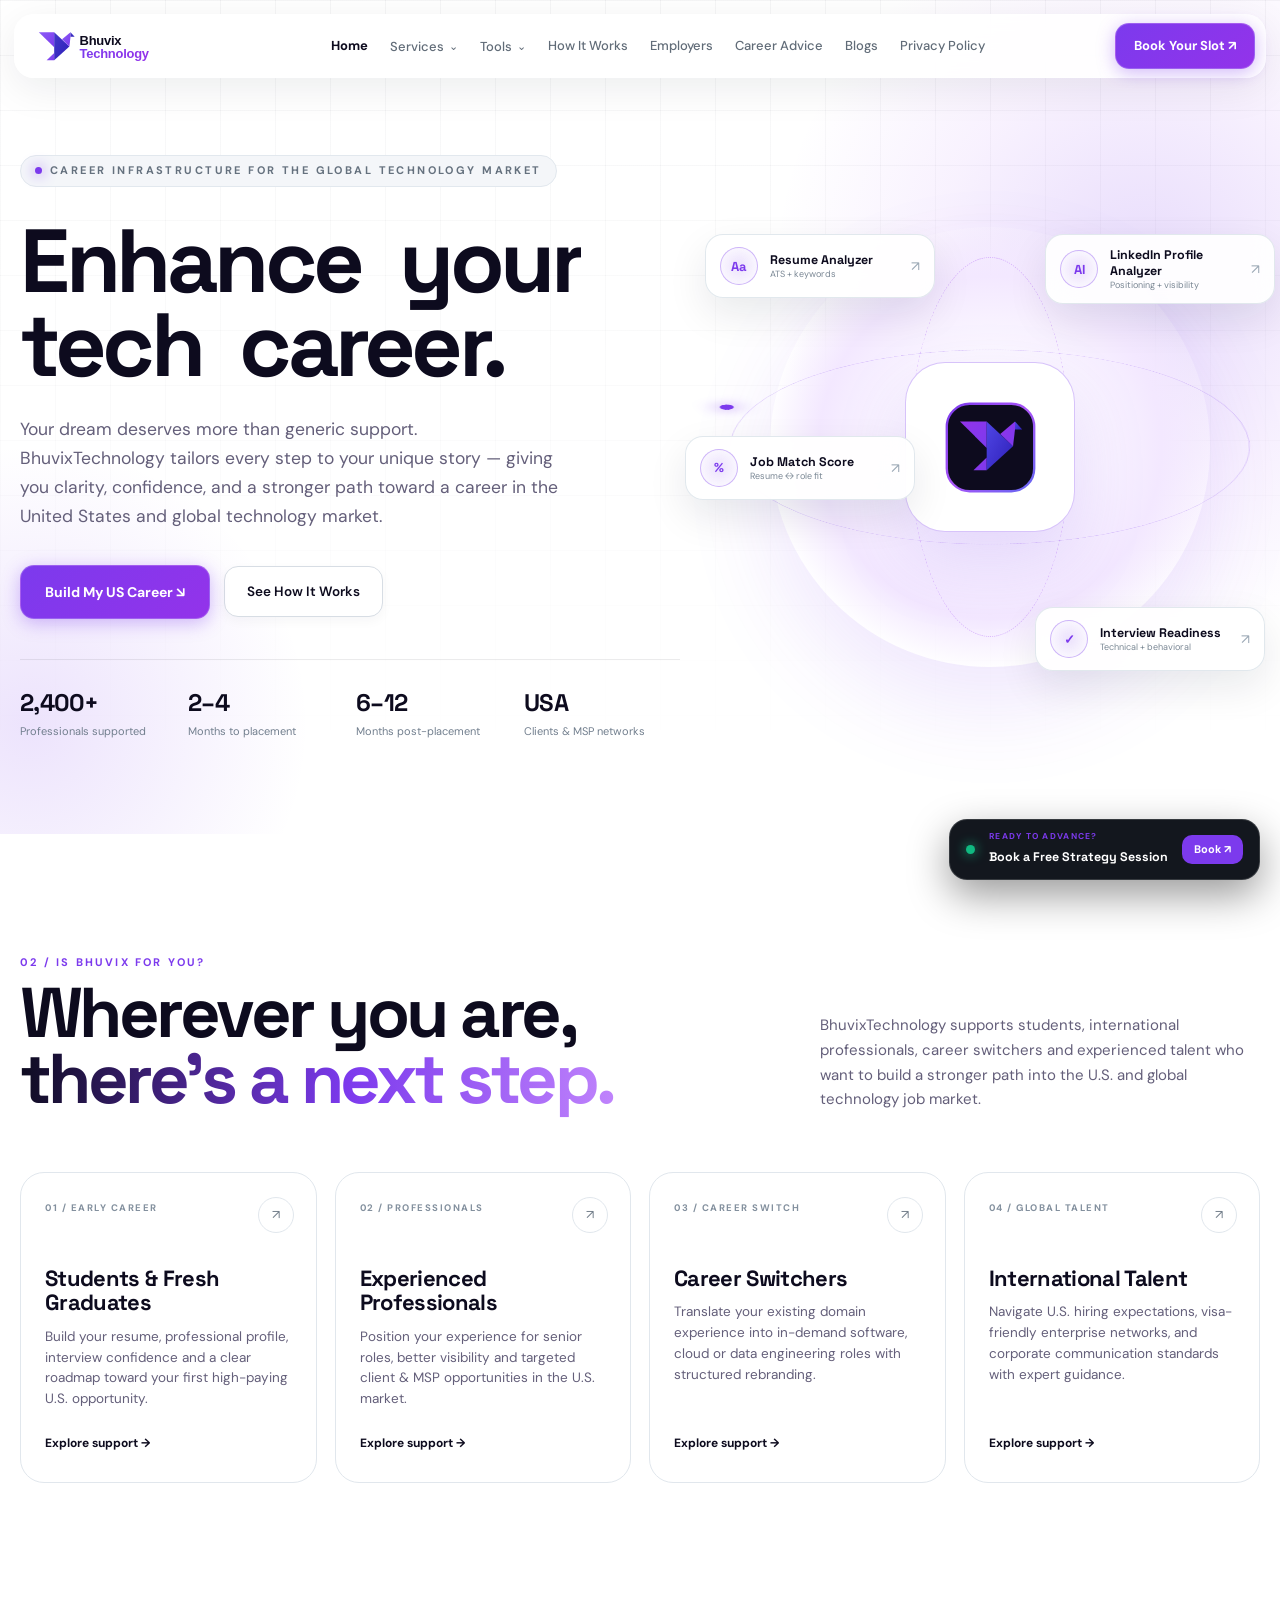
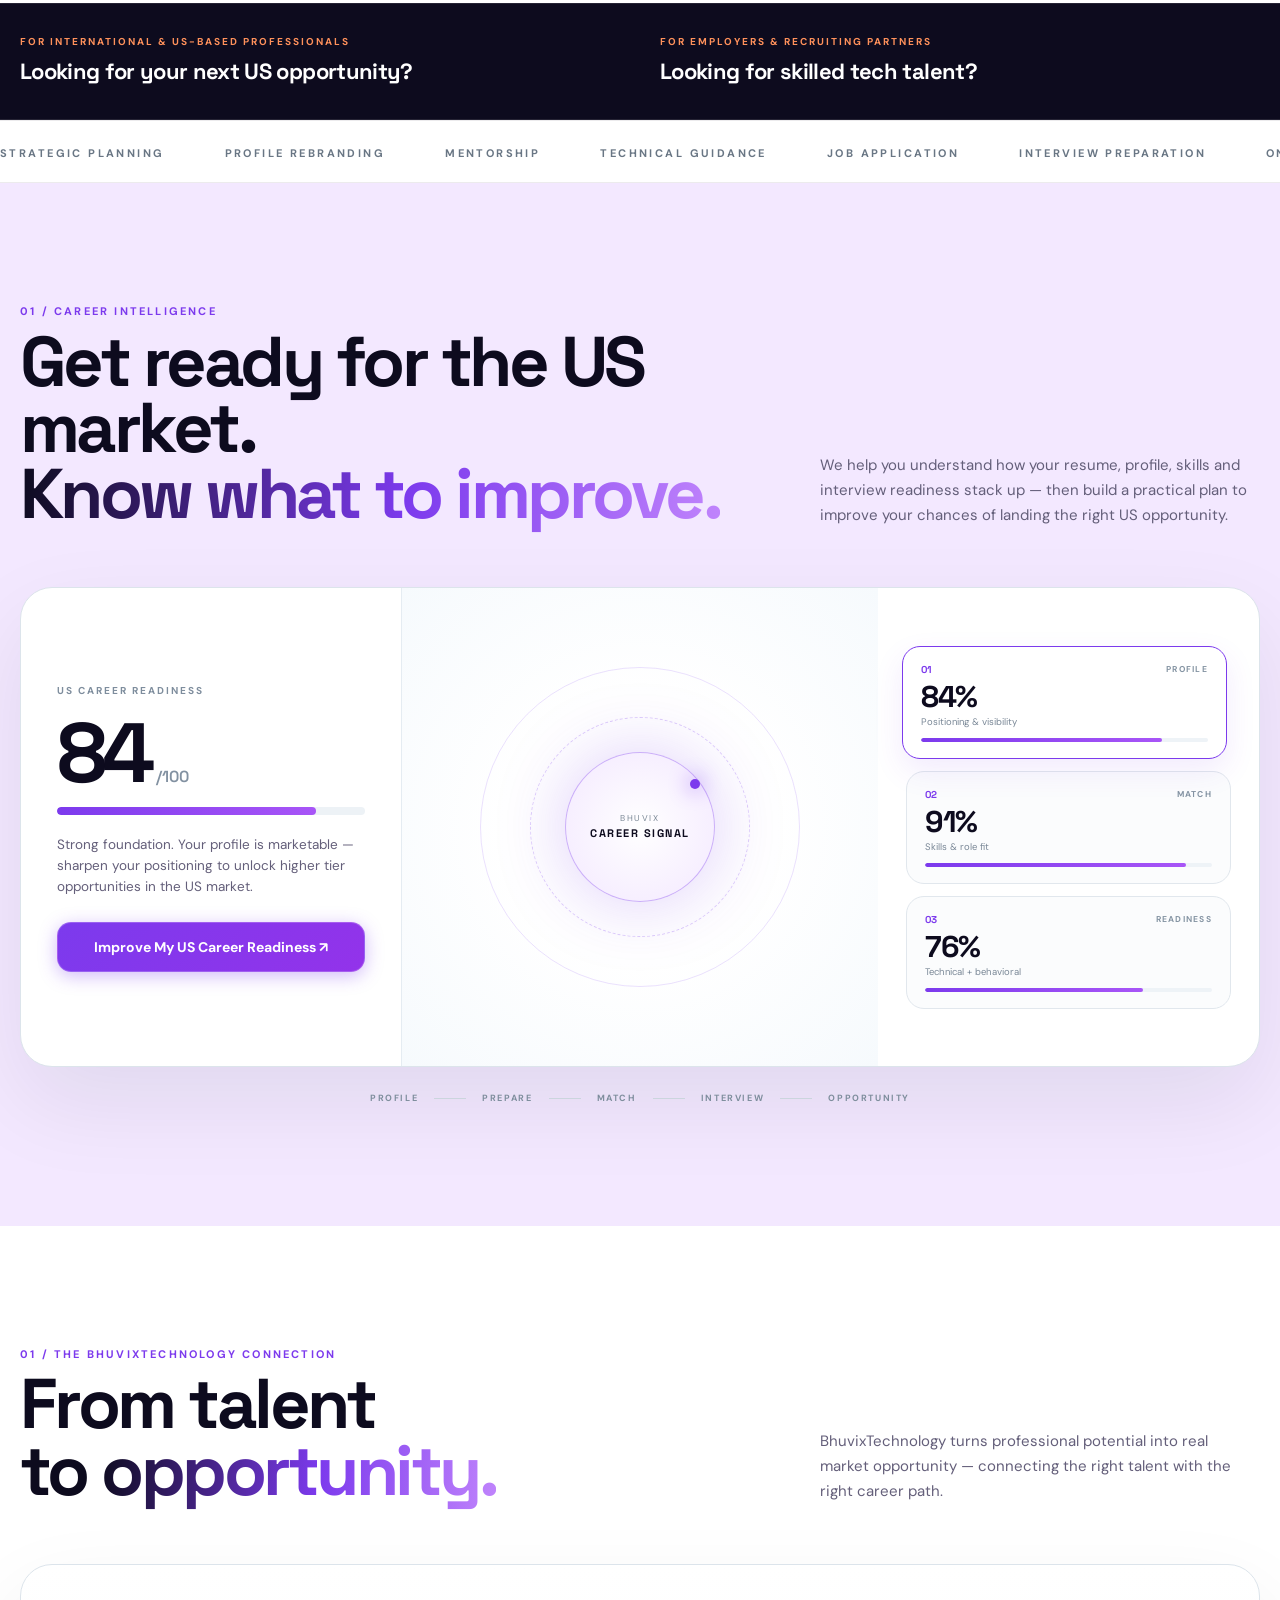
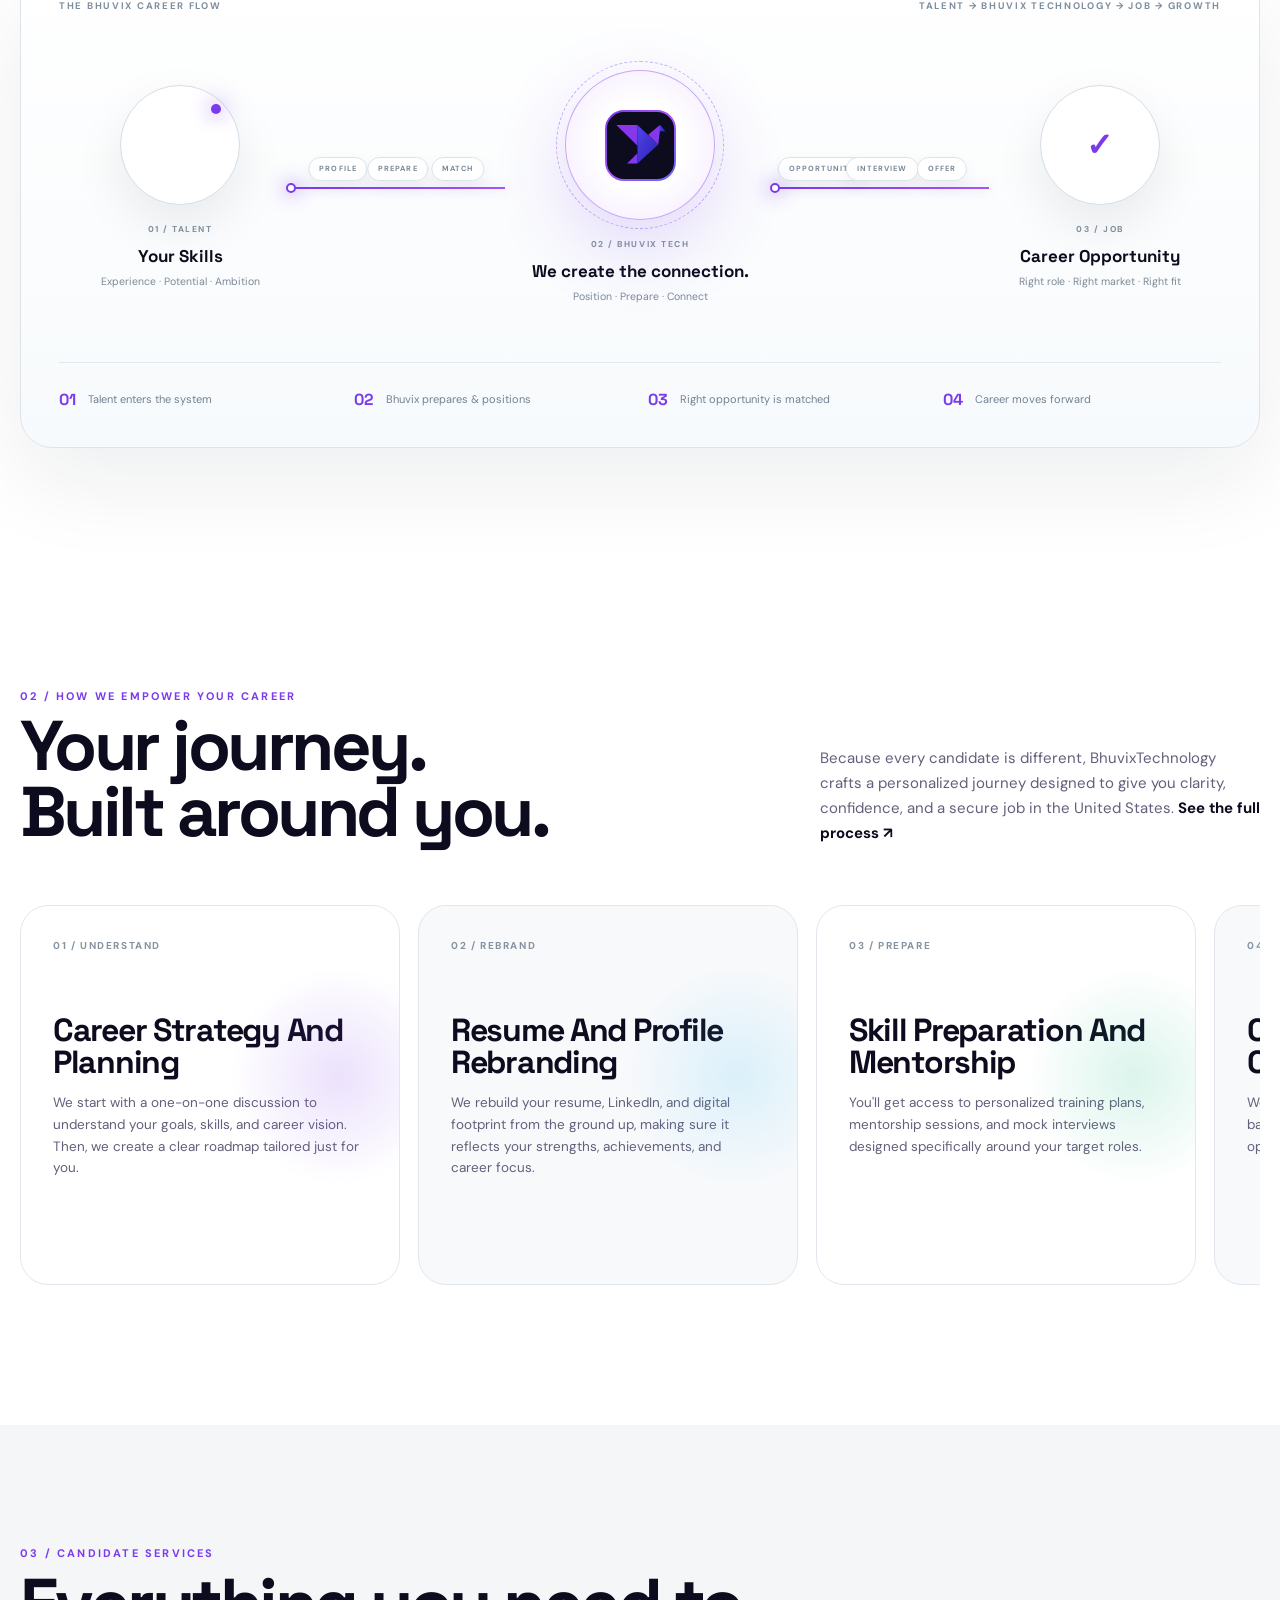
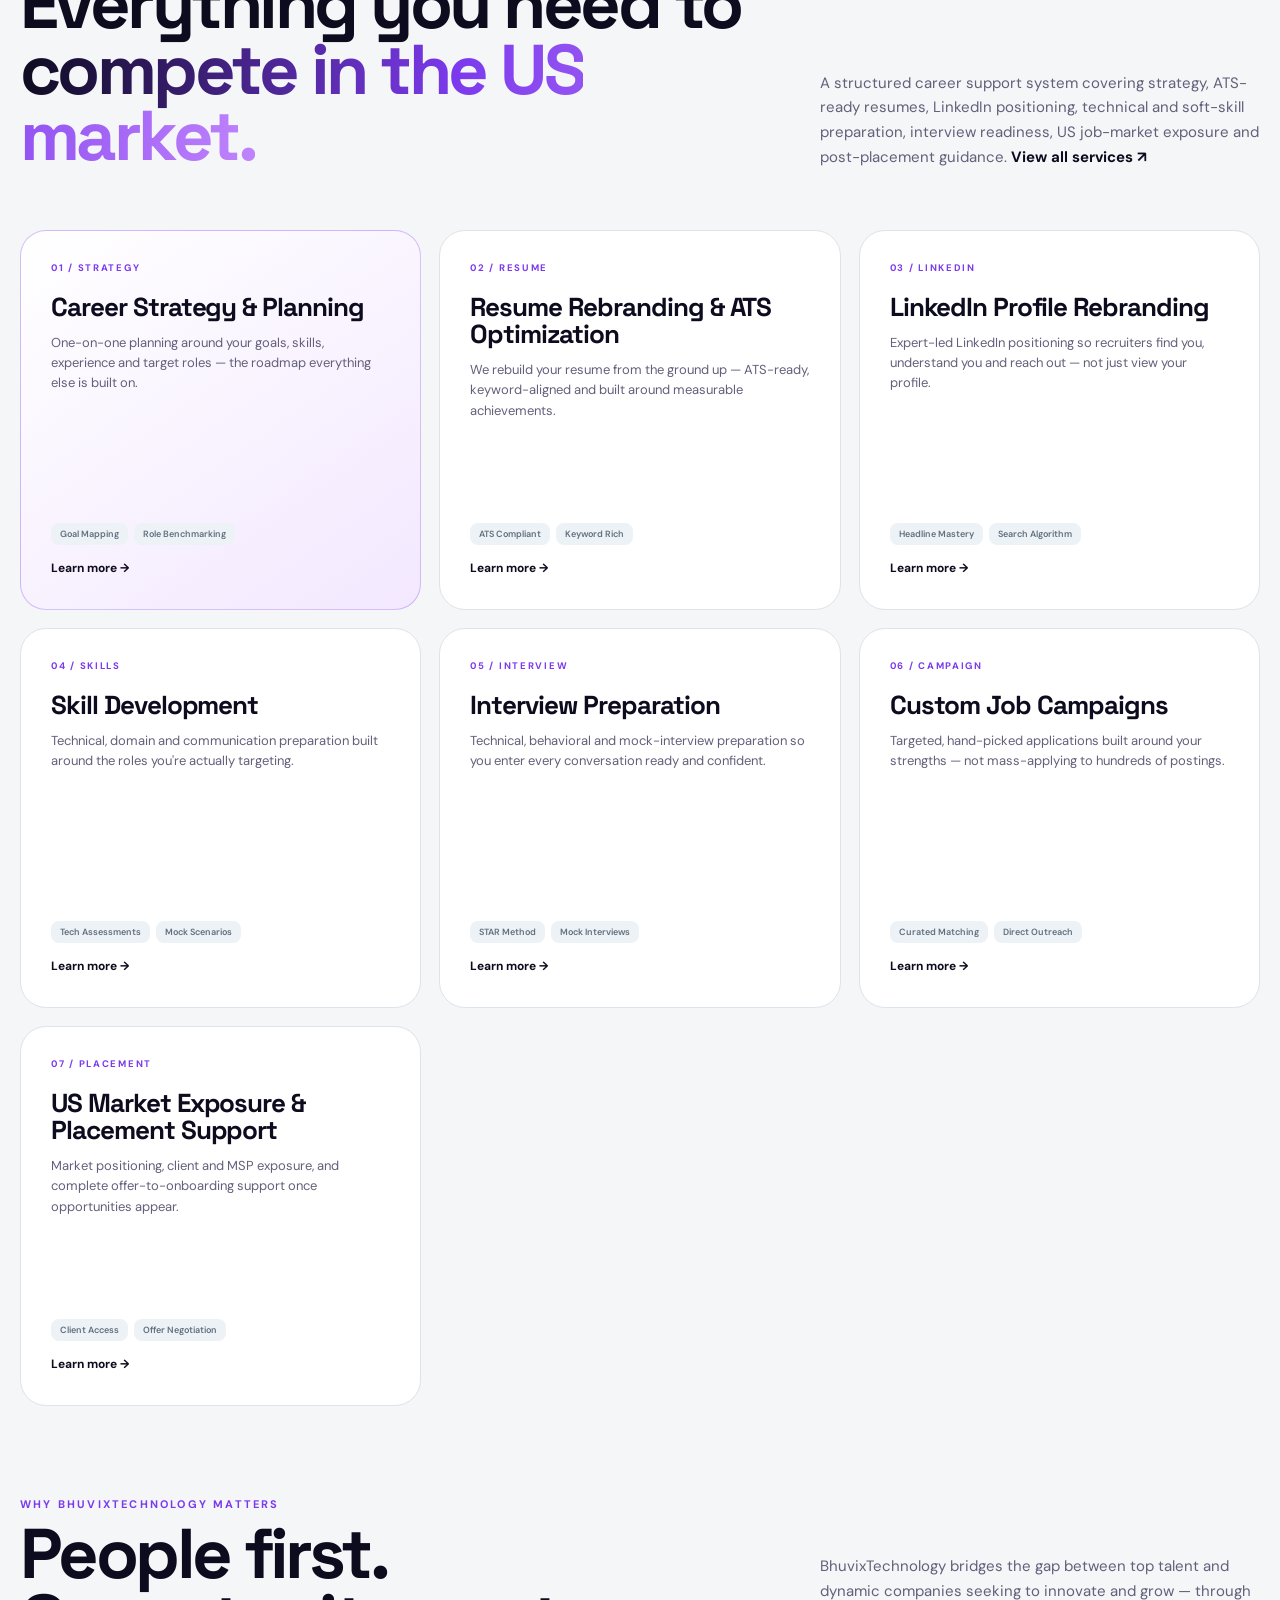
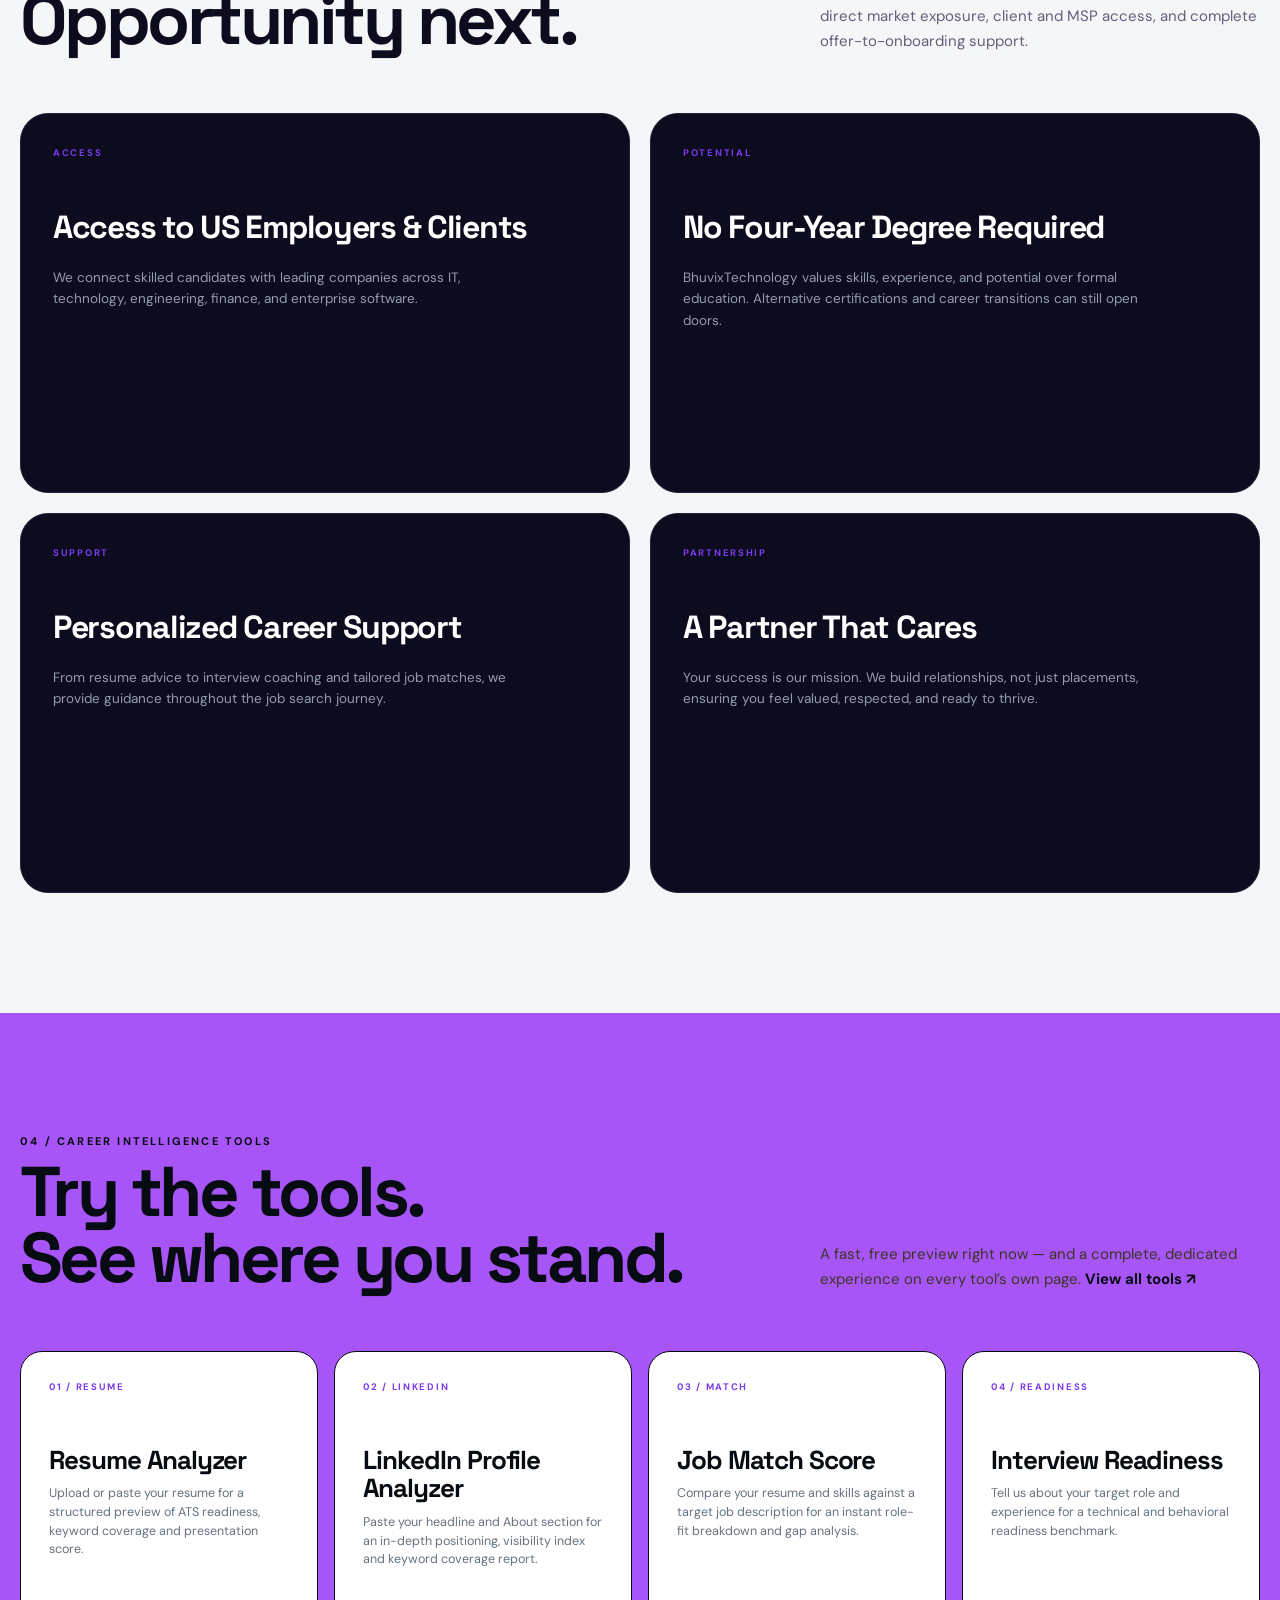
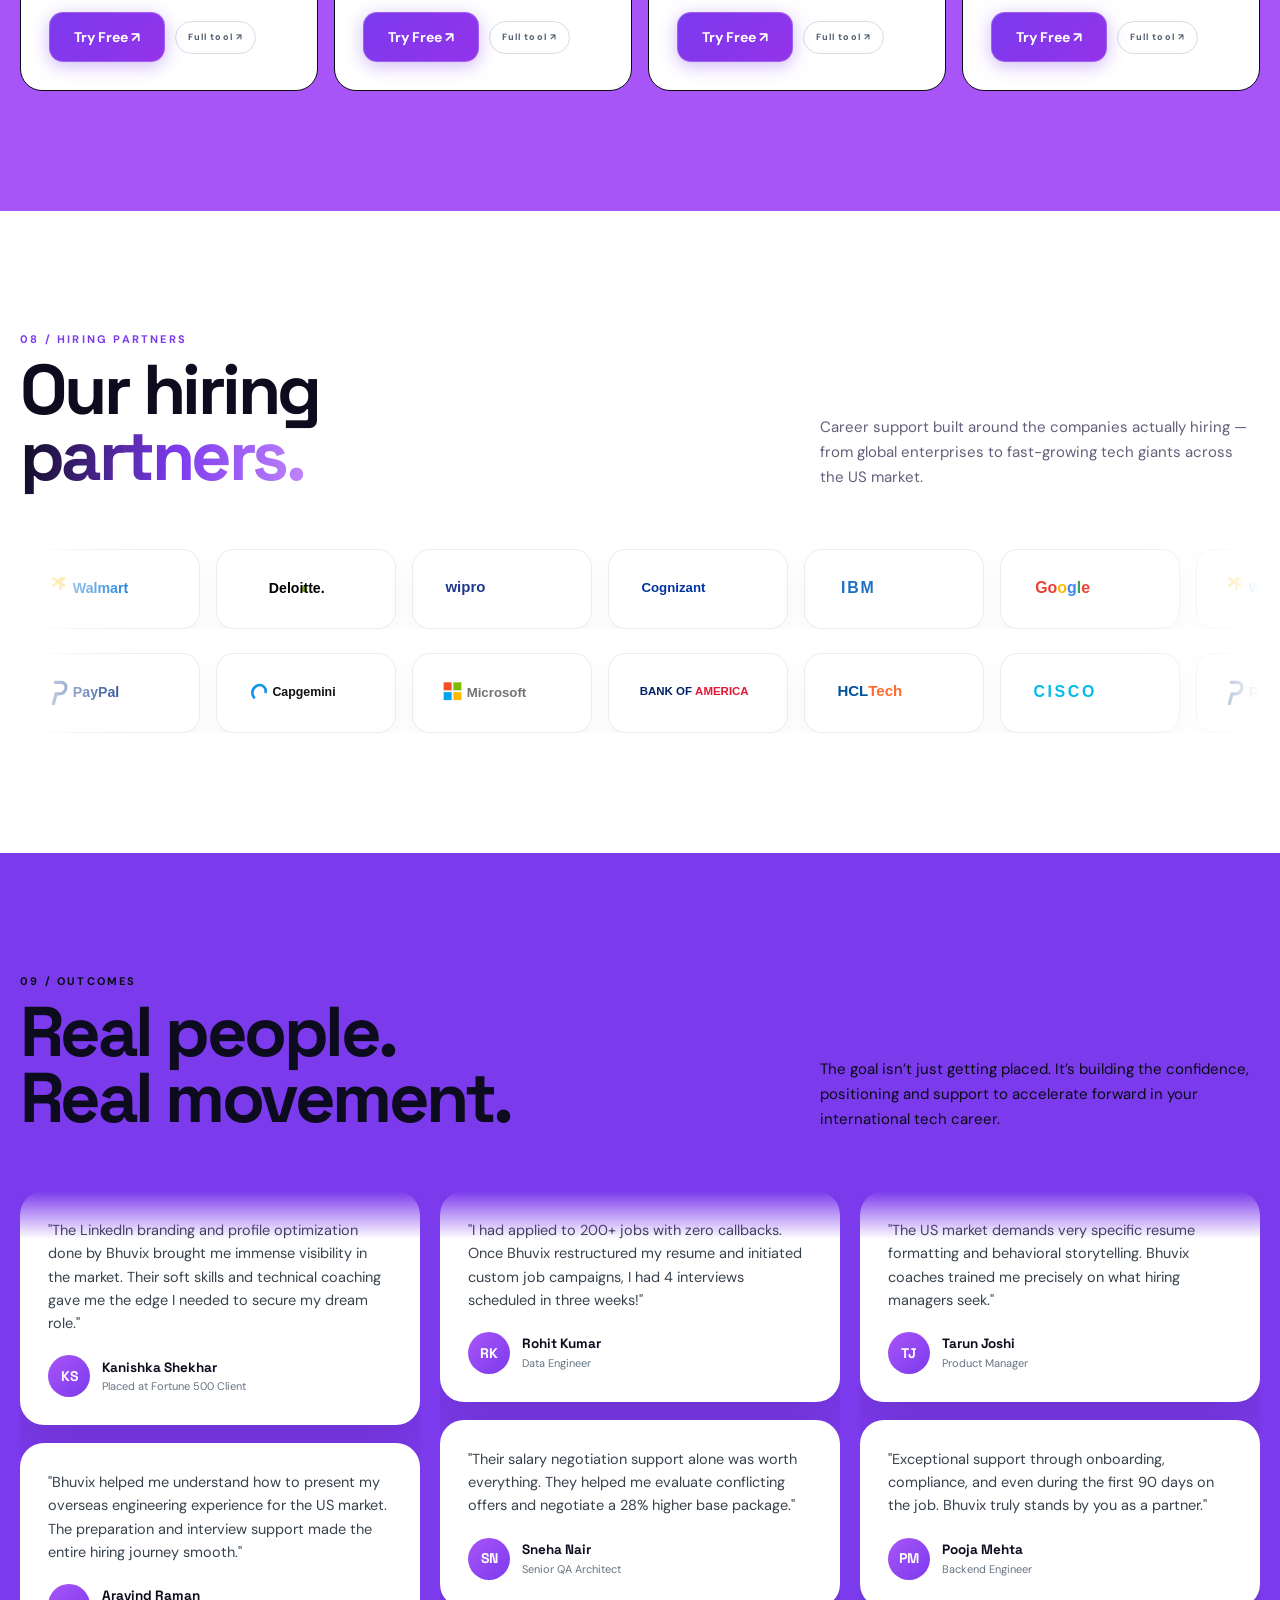
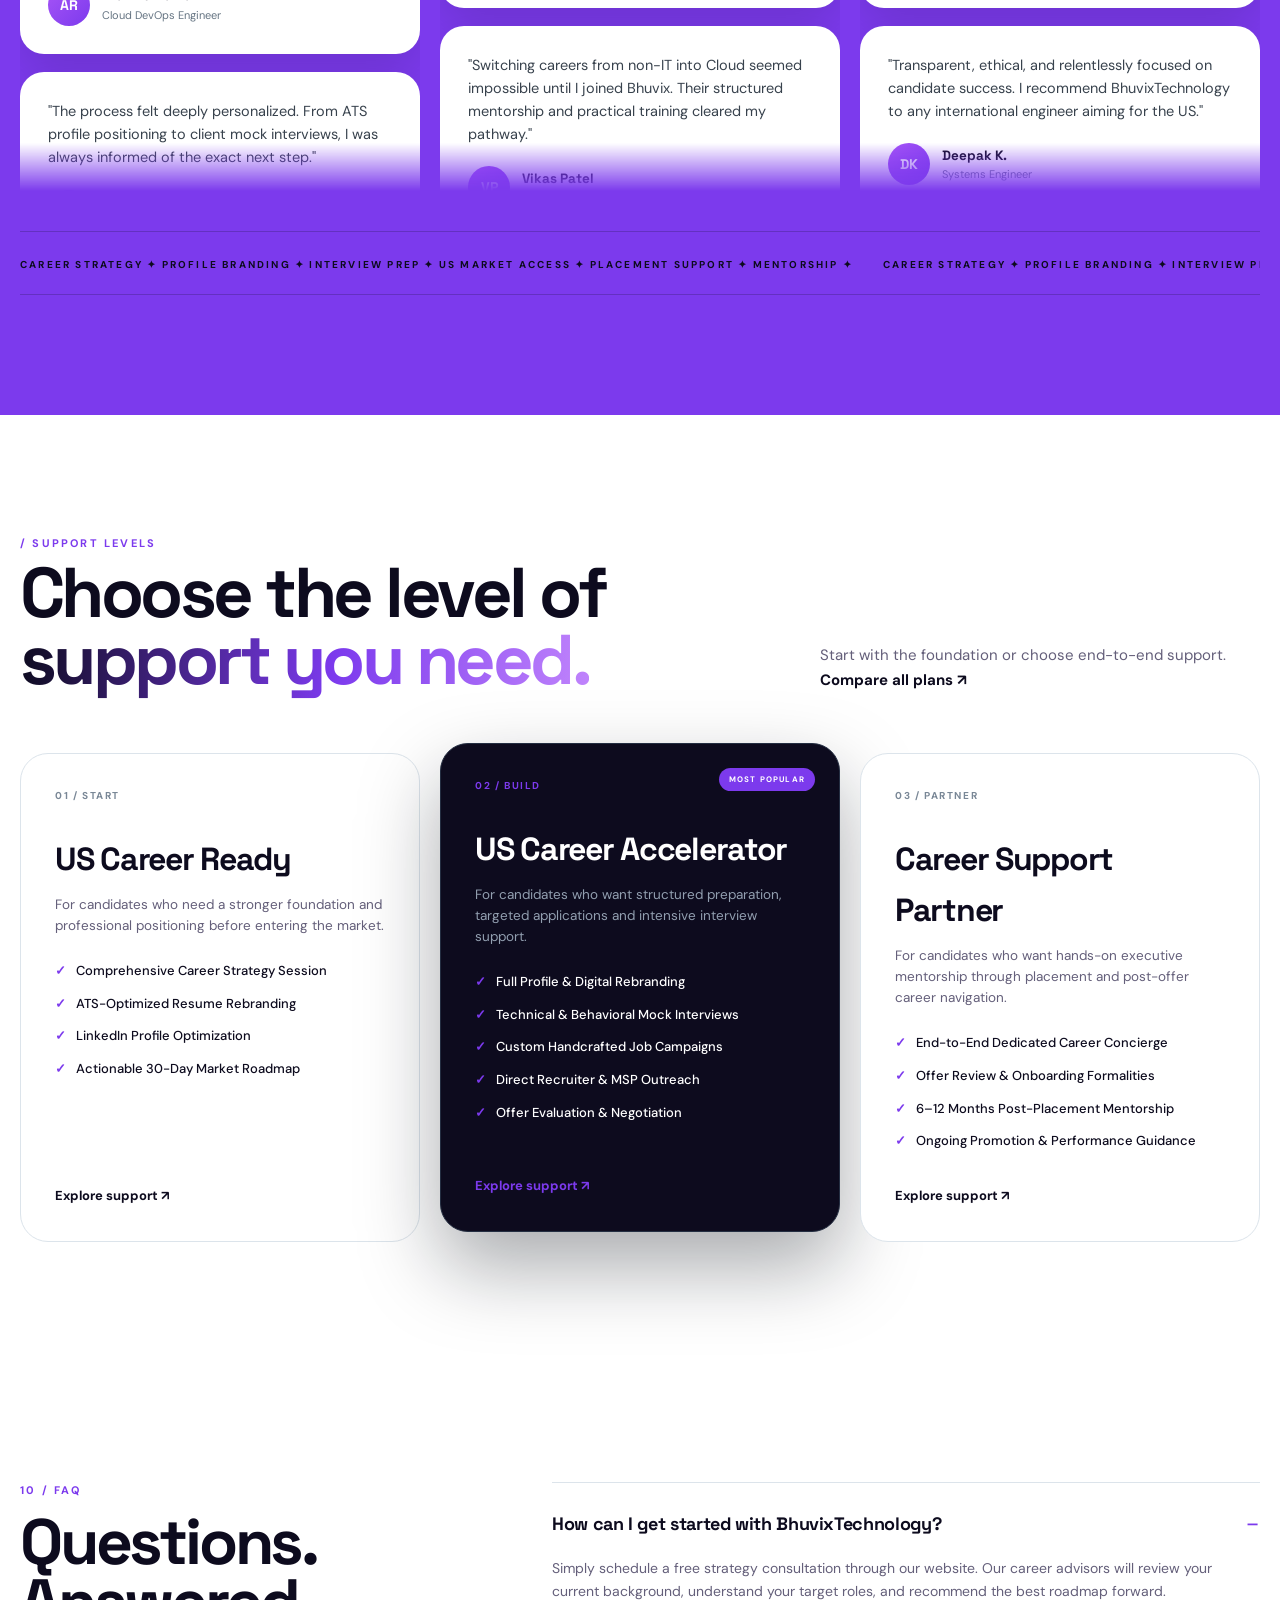
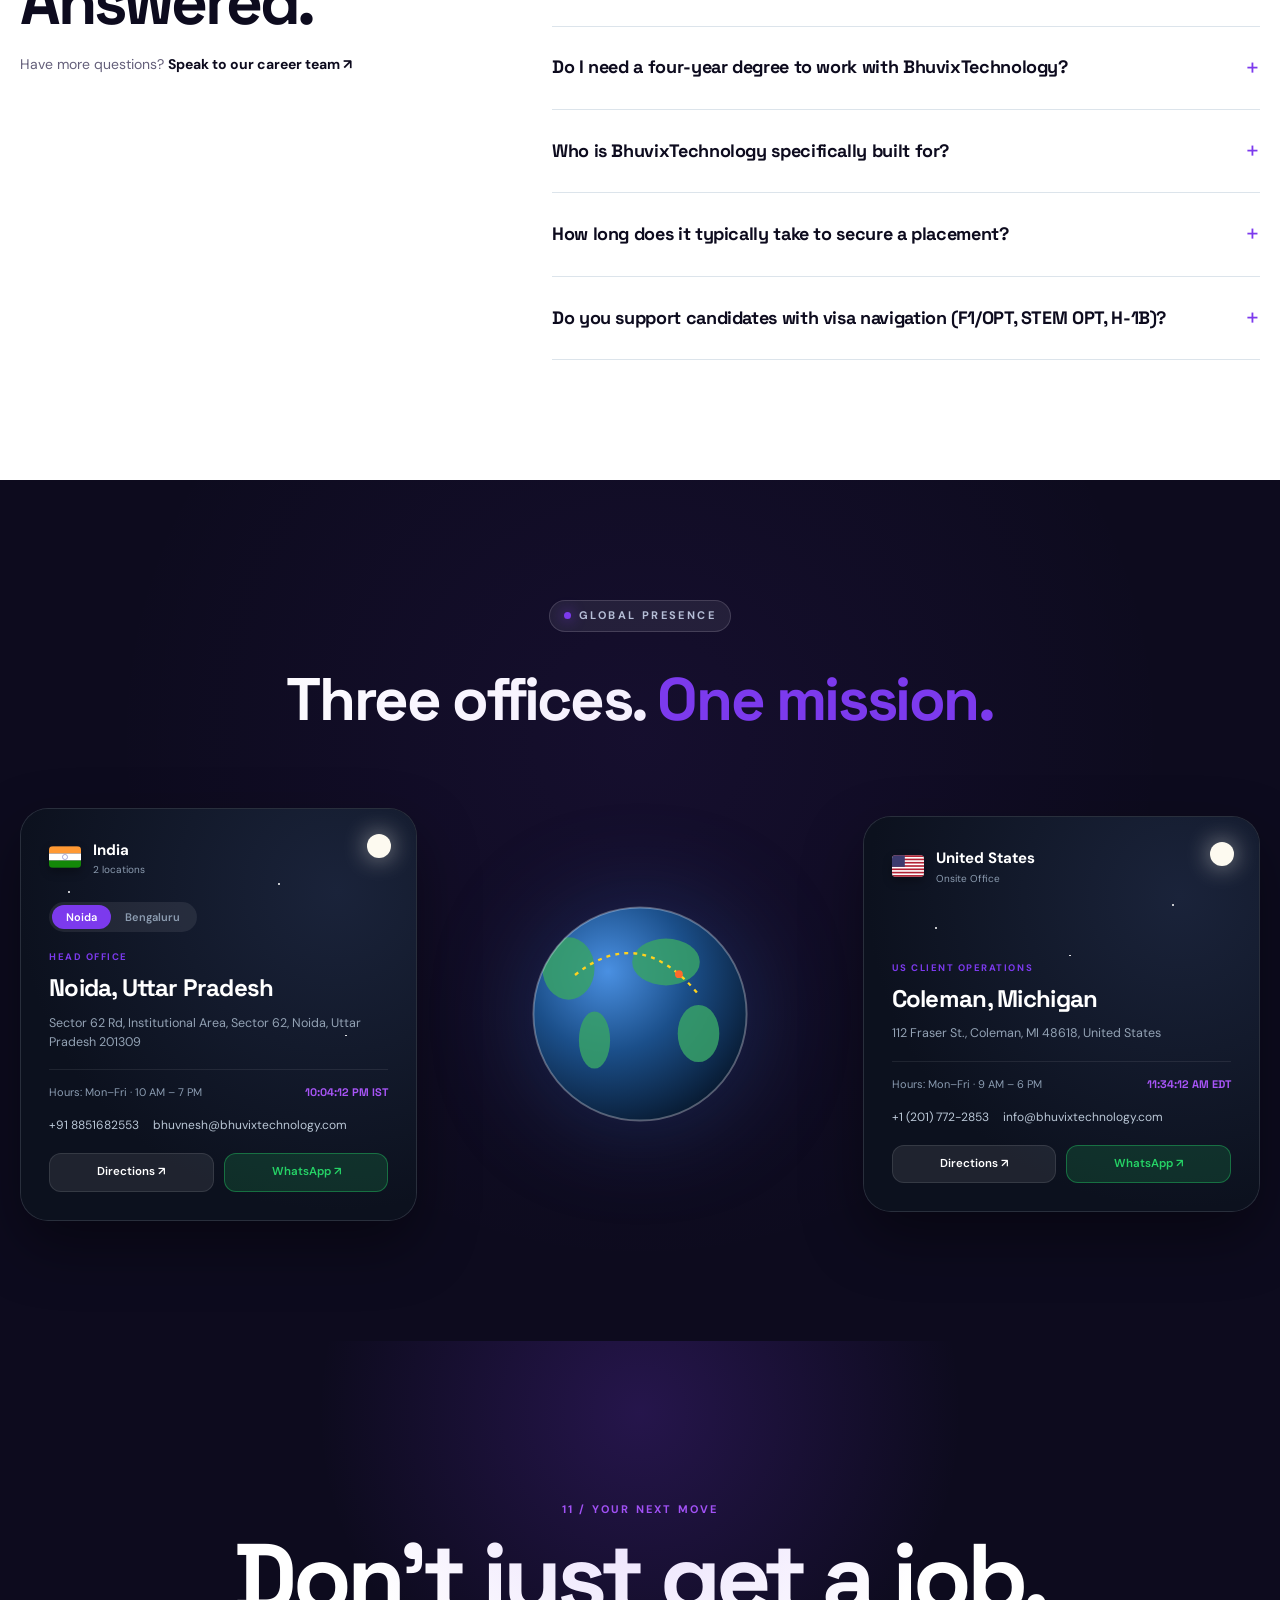
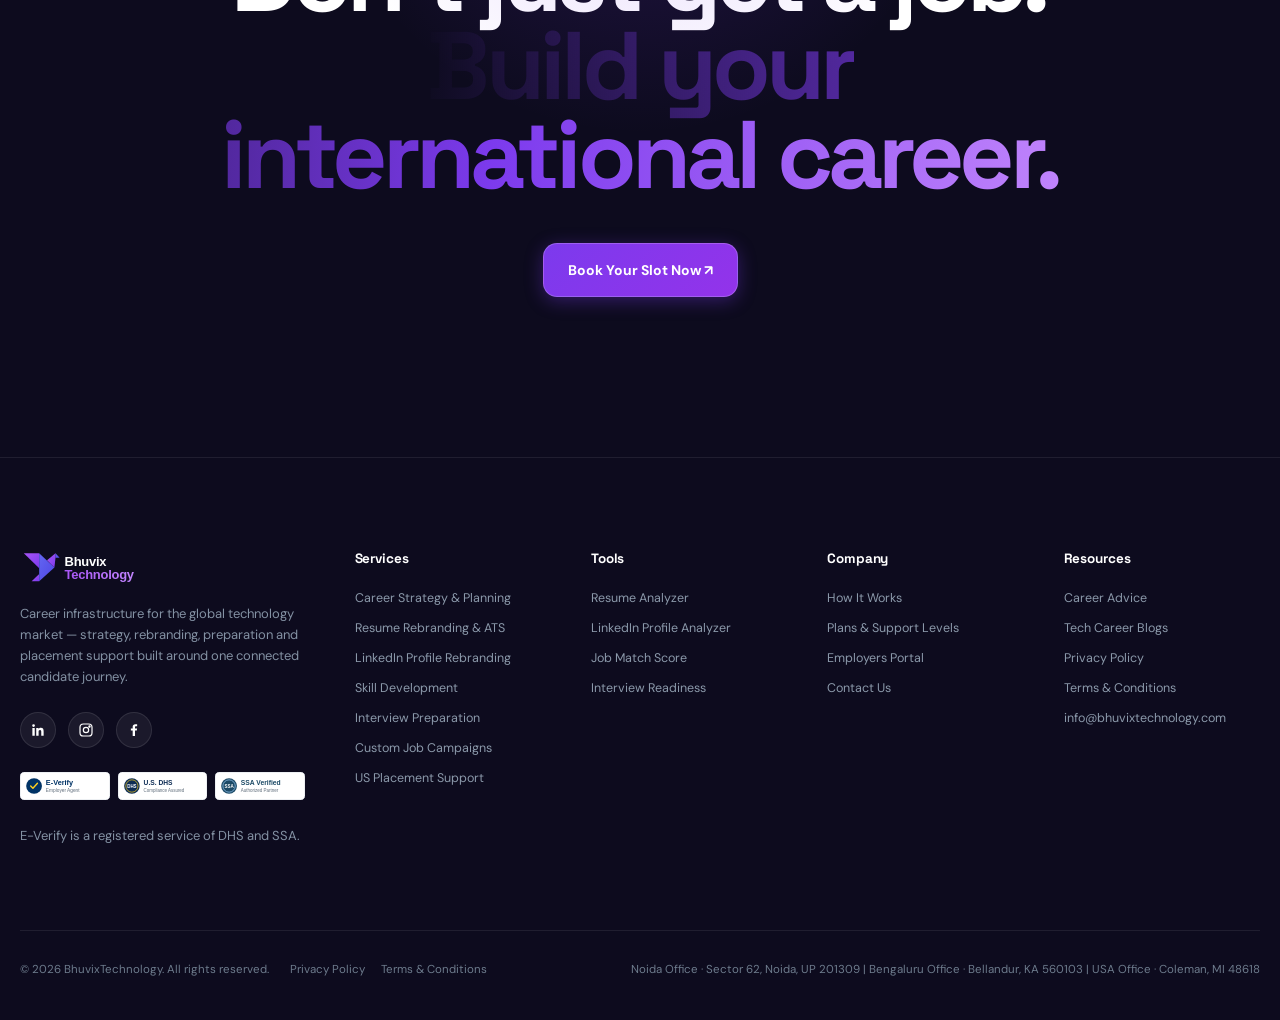
<file: index.html>
<!DOCTYPE html>
<html lang="en">
<head>
  <meta charset="utf-8">
  <meta name="viewport" content="width=device-width, initial-scale=1">
  <title>BhuvixTechnology — Enhance Your Career</title>
  <meta name="description" content="BhuvixTechnology is career infrastructure for the global technology market — strategy, resume and LinkedIn rebranding, skill preparation, interview readiness and US market placement support.">
  <link rel="icon" href="assets/logo.svg" type="image/svg+xml">
  <link rel="stylesheet" href="css/style.css">
</head>
<body>
  <!-- SVG Filter for Liquid Blob Buttons -->
  <svg style="position:absolute;width:0;height:0" aria-hidden="true">
    <defs>
      <filter id="goo">
        <feGaussianBlur in="SourceGraphic" result="blur" stdDeviation="6"></feGaussianBlur>
        <feColorMatrix in="blur" mode="matrix" values="1 0 0 0 0  0 1 0 0 0  0 0 1 0 0  0 0 0 21 -7" result="goo"></feColorMatrix>
        <feBlend in2="goo" in="SourceGraphic" result="mix"></feBlend>
      </filter>
    </defs>
  </svg>

  <!-- Navigation Bar -->
  <nav class="nav">
    <a class="brand" href="index.html">
      <img src="assets/logo-horizontal.svg" alt="BhuvixTechnology">
    </a>

    <div class="links">
      <a href="index.html" style="color:var(--ink); font-weight:700;">Home</a>
      
      <div class="navItem">
        <button type="button">Services <span class="navChev">⌄</span></button>
        <div class="navDropdown">
          <a href="services.html#career-strategy">Career Strategy &amp; Planning <small>STRATEGY</small></a>
          <a href="services.html#resume-rebranding">Resume Rebranding &amp; ATS <small>RESUME</small></a>
          <a href="services.html#linkedin-rebranding">LinkedIn Profile Rebranding <small>LINKEDIN</small></a>
          <a href="services.html#skill-development">Skill Development <small>SKILLS</small></a>
          <a href="services.html#interview-prep">Interview Preparation <small>INTERVIEW</small></a>
          <a href="services.html#job-campaign">Custom Job Campaigns <small>CAMPAIGN</small></a>
          <a href="services.html#placement-support">US Market Exposure &amp; Placement <small>PLACEMENT</small></a>
        </div>
      </div>

      <div class="navItem">
        <button type="button">Tools <span class="navChev">⌄</span></button>
        <div class="navDropdown">
          <a href="tools.html#resume-analyzer">Resume Analyzer <small>RESUME</small></a>
          <a href="tools.html#linkedin-analyzer">LinkedIn Profile Analyzer <small>LINKEDIN</small></a>
          <a href="tools.html#job-match-score">Job Match Score <small>MATCH</small></a>
          <a href="tools.html#interview-readiness">Interview Readiness <small>READINESS</small></a>
        </div>
      </div>

      <a href="how-it-works.html">How It Works</a>
      <a href="employers.html">Employers</a>
      <a href="career-advice.html">Career Advice</a>
      <a href="blog.html">Blogs</a>
      <a href="privacy-policy.html">Privacy Policy</a>
    </div>

    <div style="display:flex;align-items:center;gap:10px">
      <a class="navcta openBookingModal" href="contact.html">
        <span class="blobBtnLabel">Book Your Slot ↗</span>
        <span class="blobBtnClip" aria-hidden="true">
          <span class="blobBtnBlobs">
            <span class="blobBtnBlob"></span>
            <span class="blobBtnBlob"></span>
            <span class="blobBtnBlob"></span>
            <span class="blobBtnBlob"></span>
          </span>
        </span>
      </a>
      <button type="button" class="navMobileToggle" aria-label="Toggle Menu">
        <span></span>
      </button>
    </div>
  </nav>

  <!-- Mobile Menu Drawer -->
  <div class="navMobilePanel">
    <a href="index.html" style="font-weight:700;">Home</a>
    <div class="navMobileGroup">
      <b>Services</b>
      <a href="services.html#career-strategy">Career Strategy &amp; Planning</a>
      <a href="services.html#resume-rebranding">Resume Rebranding &amp; ATS Optimization</a>
      <a href="services.html#linkedin-rebranding">LinkedIn Profile Rebranding</a>
      <a href="services.html#skill-development">Skill Development</a>
      <a href="services.html#interview-prep">Interview Preparation</a>
      <a href="services.html#job-campaign">Custom Job Campaigns</a>
      <a href="services.html#placement-support">US Market Exposure &amp; Placement Support</a>
    </div>
    <div class="navMobileGroup">
      <b>Tools</b>
      <a href="tools.html#resume-analyzer">Resume Analyzer</a>
      <a href="tools.html#linkedin-analyzer">LinkedIn Profile Analyzer</a>
      <a href="tools.html#job-match-score">Job Match Score</a>
      <a href="tools.html#interview-readiness">Interview Readiness</a>
    </div>
    <a href="how-it-works.html">How It Works</a>
    <a href="employers.html">Employers</a>
    <a href="career-advice.html">Career Advice</a>
    <a href="blog.html">Blogs</a>
    <a href="privacy-policy.html">Privacy Policy</a>
    <a class="primary openBookingModal" href="contact.html">
      <span class="blobBtnLabel">Book Your Slot ↗</span>
      <span class="blobBtnClip" aria-hidden="true">
        <span class="blobBtnBlobs">
          <span class="blobBtnBlob"></span>
          <span class="blobBtnBlob"></span>
          <span class="blobBtnBlob"></span>
          <span class="blobBtnBlob"></span>
        </span>
      </span>
    </a>
  </div>

  <!-- Hero Section -->
  <section id="home" class="hero">
    <div class="grid"></div>
    <div class="glow"></div>
    <div class="glow2"></div>

    <div class="wrap heroGrid">
      <div>
        <div class="eyebrow">
          <i></i> Career infrastructure for the global technology market
        </div>
        <div class="heroHeadingWrap">
          <h1 class="heroTitleReveal" aria-label="Enhance your tech career.">
            <span class="revealWordWrap"><span class="revealWord">Enhance</span></span>
            <span class="revealWordWrap"><span class="revealWord">your</span></span>
            <span class="revealWordWrap"><span class="revealWord">tech</span></span>
            <span class="revealWordWrap"><span class="revealWord">career.</span></span>
          </h1>
        </div>
        <p class="lead">
          Your dream deserves more than generic support. BhuvixTechnology tailors every step to your unique story — giving you clarity, confidence, and a stronger path toward a career in the United States and global technology market.
        </p>
        <div class="actions">
          <a class="primary" href="services.html">
            <span class="blobBtnLabel">Build My US Career ↘</span>
            <span class="blobBtnClip" aria-hidden="true">
              <span class="blobBtnBlobs">
                <span class="blobBtnBlob"></span>
                <span class="blobBtnBlob"></span>
                <span class="blobBtnBlob"></span>
                <span class="blobBtnBlob"></span>
              </span>
            </span>
          </a>
          <a class="secondary" href="how-it-works.html">See How It Works</a>
        </div>

        <div class="heroStatsGrid">
          <div class="heroStat">
            <strong>2,400+</strong>
            <span>Professionals supported</span>
          </div>
          <div class="heroStat">
            <strong>2–4</strong>
            <span>Months to placement</span>
          </div>
          <div class="heroStat">
            <strong>6–12</strong>
            <span>Months post-placement</span>
          </div>
          <div class="heroStat">
            <strong>USA</strong>
            <span>Clients &amp; MSP networks</span>
          </div>
        </div>
      </div>

      <div class="heroVisual">
        <div class="aura"></div>
        <div class="orbit"></div>
        <div class="orbit2"></div>
        <div class="heroCenterLogo">
          <img src="assets/logo.svg" alt="BhuvixTechnology Logo">
        </div>

        <div class="heroFeatures">
          <button class="heroFeature hf4" type="button" data-open-tool="resume">
            <span class="hfIcon">Aa</span>
            <span class="hfCopy">
              <strong>Resume Analyzer</strong>
              <small>ATS + keywords</small>
            </span>
            <span class="hfArrow">↗</span>
          </button>

          <button class="heroFeature hf1" type="button" data-open-tool="linkedin">
            <span class="hfIcon">AI</span>
            <span class="hfCopy">
              <strong>LinkedIn Profile Analyzer</strong>
              <small>Positioning + visibility</small>
            </span>
            <span class="hfArrow">↗</span>
          </button>

          <button class="heroFeature hf2" type="button" data-open-tool="match">
            <span class="hfIcon">%</span>
            <span class="hfCopy">
              <strong>Job Match Score</strong>
              <small>Resume ↔ role fit</small>
            </span>
            <span class="hfArrow">↗</span>
          </button>

          <button class="heroFeature hf3" type="button" data-open-tool="interview">
            <span class="hfIcon">✓</span>
            <span class="hfCopy">
              <strong>Interview Readiness</strong>
              <small>Technical + behavioral</small>
            </span>
            <span class="hfArrow">↗</span>
          </button>
        </div>
      </div>
    </div>
  </section>

  <!-- Audience Section -->
  <section id="who" class="section white">
    <div class="wrap">
      <div class="head">
        <div>
          <div class="kicker">02 / IS BHUVIX FOR YOU?</div>
          <h2 class="title">Wherever you are,<br><span class="grad">there’s a next step.</span></h2>
        </div>
        <p class="copy">
          BhuvixTechnology supports students, international professionals, career switchers and experienced talent who want to build a stronger path into the U.S. and global technology job market.
        </p>
      </div>

      <div class="audienceCards">
        <article class="audienceCard">
          <span>01 / EARLY CAREER</span>
          <div class="audienceIcon">↗</div>
          <h3>Students &amp; Fresh Graduates</h3>
          <p>Build your resume, professional profile, interview confidence and a clear roadmap toward your first high-paying U.S. opportunity.</p>
          <a href="services.html">Explore support →</a>
        </article>

        <article class="audienceCard">
          <span>02 / PROFESSIONALS</span>
          <div class="audienceIcon">↗</div>
          <h3>Experienced Professionals</h3>
          <p>Position your experience for senior roles, better visibility and targeted client &amp; MSP opportunities in the U.S. market.</p>
          <a href="services.html">Explore support →</a>
        </article>

        <article class="audienceCard">
          <span>03 / CAREER SWITCH</span>
          <div class="audienceIcon">↗</div>
          <h3>Career Switchers</h3>
          <p>Translate your existing domain experience into in-demand software, cloud or data engineering roles with structured rebranding.</p>
          <a href="services.html">Explore support →</a>
        </article>

        <article class="audienceCard">
          <span>04 / GLOBAL TALENT</span>
          <div class="audienceIcon">↗</div>
          <h3>International Talent</h3>
          <p>Navigate U.S. hiring expectations, visa-friendly enterprise networks, and corporate communication standards with expert guidance.</p>
          <a href="services.html">Explore support →</a>
        </article>
      </div>
    </div>
  </section>

  <!-- Audience Strip -->
  <section class="audienceStrip">
    <div class="wrap audienceGrid">
      <div>
        <span>FOR INTERNATIONAL &amp; US-BASED PROFESSIONALS</span>
        <strong>Looking for your next US opportunity?</strong>
      </div>
      <div>
        <span>FOR EMPLOYERS &amp; RECRUITING PARTNERS</span>
        <strong>Looking for skilled tech talent?</strong>
      </div>
    </div>
  </section>

  <!-- Continuous Keyword Marquee -->
  <div class="marquee">
    <div class="mq">
      <span>
        <span>STRATEGIC PLANNING</span>
        <span>PROFILE REBRANDING</span>
        <span>MENTORSHIP</span>
        <span>TECHNICAL GUIDANCE</span>
        <span>JOB APPLICATION</span>
        <span>INTERVIEW PREPARATION</span>
        <span>ONBOARDING</span>
        <span>OFFER FINALIZATION</span>
      </span>
      <span>
        <span>STRATEGIC PLANNING</span>
        <span>PROFILE REBRANDING</span>
        <span>MENTORSHIP</span>
        <span>TECHNICAL GUIDANCE</span>
        <span>JOB APPLICATION</span>
        <span>INTERVIEW PREPARATION</span>
        <span>ONBOARDING</span>
        <span>OFFER FINALIZATION</span>
      </span>
    </div>
  </div>

  <!-- Career Intelligence Signal Section -->
  <section id="career-signal" class="section signalSection">
    <div class="wrap">
      <div class="head">
        <div>
          <div class="kicker">01 / Career intelligence</div>
          <h2 class="title">Get ready for the US market.<br><span class="grad">Know what to improve.</span></h2>
        </div>
        <p class="copy">
          We help you understand how your resume, profile, skills and interview readiness stack up — then build a practical plan to improve your chances of landing the right US opportunity.
        </p>
      </div>

      <div class="signalDashboard">
        <div class="signalSide">
          <div class="signalSideLabel">US CAREER READINESS</div>
          <div class="bigScore">
            <span>84</span>
            <small>/100</small>
          </div>
          <div class="scoreTrack">
            <i></i>
          </div>
          <p>Strong foundation. Your profile is marketable — sharpen your positioning to unlock higher tier opportunities in the US market.</p>
          <button type="button" class="primary openBookingModal">
            <span class="blobBtnLabel">Improve My US Career Readiness ↗</span>
            <span class="blobBtnClip" aria-hidden="true">
              <span class="blobBtnBlobs">
                <span class="blobBtnBlob"></span>
                <span class="blobBtnBlob"></span>
                <span class="blobBtnBlob"></span>
                <span class="blobBtnBlob"></span>
              </span>
            </span>
          </button>
        </div>

        <div class="signalVisual">
          <div class="signalCore">
            <div class="coreLabel">BHUVIX<br><b>CAREER SIGNAL</b></div>
            <div class="corePulse"></div>
          </div>
        </div>

        <div class="signalMetrics">
          <button type="button" class="signalMetric active">
            <div class="metricTop">
              <b>01</b>
              <small>PROFILE</small>
            </div>
            <strong>84%</strong>
            <em>Positioning &amp; visibility</em>
            <i><u style="width:84%"></u></i>
          </button>

          <button type="button" class="signalMetric">
            <div class="metricTop">
              <b>02</b>
              <small>MATCH</small>
            </div>
            <strong>91%</strong>
            <em>Skills &amp; role fit</em>
            <i><u style="width:91%"></u></i>
          </button>

          <button type="button" class="signalMetric">
            <div class="metricTop">
              <b>03</b>
              <small>READINESS</small>
            </div>
            <strong>76%</strong>
            <em>Technical + behavioral</em>
            <i><u style="width:76%"></u></i>
          </button>
        </div>
      </div>

      <div class="signalBottom">
        <span>PROFILE</span><i></i><span>PREPARE</span><i></i><span>MATCH</span><i></i><span>INTERVIEW</span><i></i><span>OPPORTUNITY</span>
      </div>
    </div>
  </section>

  <!-- Candidate Bridge Flow -->
  <section id="candidate" class="section white">
    <div class="wrap">
      <div class="head">
        <div>
          <div class="kicker">01 / The BhuvixTechnology Connection</div>
          <h2 class="title">From talent<br>to <span class="grad">opportunity.</span></h2>
        </div>
        <p class="copy">
          BhuvixTechnology turns professional potential into real market opportunity — connecting the right talent with the right career path.
        </p>
      </div>

      <div class="bridgeStage">
        <div class="bridgeTop">
          <span>THE BHUVIX CAREER FLOW</span>
          <span>TALENT → BHUVIX TECHNOLOGY → JOB → GROWTH</span>
        </div>

        <div class="careerFlow">
          <div class="flowNode">
            <div class="flowOrb">
              <span class="flowPulse"></span>
            </div>
            <span class="flowMini">01 / TALENT</span>
            <strong>Your Skills</strong>
            <small>Experience · Potential · Ambition</small>
          </div>

          <div class="flowConnector">
            <div class="connectorLine"></div>
            <span class="flowTag tagA">PROFILE</span>
            <span class="flowTag tagB">PREPARE</span>
            <span class="flowTag tagC">MATCH</span>
            <div class="travellingSignal"></div>
          </div>

          <div class="flowNode">
            <div class="bhuvixCore">
              <div class="coreRing"></div>
              <img src="assets/logo.svg" alt="BhuvixTechnology">
            </div>
            <span class="flowMini">02 / BHUVIX TECH</span>
            <strong>We create the connection.</strong>
            <small>Position · Prepare · Connect</small>
          </div>

          <div class="flowConnector">
            <div class="connectorLine"></div>
            <span class="flowTag tagA">OPPORTUNITY</span>
            <span class="flowTag tagB">INTERVIEW</span>
            <span class="flowTag tagC">OFFER</span>
            <div class="travellingSignal secondSignal"></div>
          </div>

          <div class="flowNode">
            <div class="flowOrb">
              <span class="flowCheck">✓</span>
            </div>
            <span class="flowMini">03 / JOB</span>
            <strong>Career Opportunity</strong>
            <small>Right role · Right market · Right fit</small>
          </div>
        </div>

        <div class="successBar">
          <div><b>01</b><span>Talent enters the system</span></div>
          <div><b>02</b><span>Bhuvix prepares &amp; positions</span></div>
          <div><b>03</b><span>Right opportunity is matched</span></div>
          <div><b>04</b><span>Career moves forward</span></div>
        </div>
      </div>
    </div>
  </section>

  <!-- Journey Section -->
  <section id="journey" class="section white">
    <div class="wrap">
      <div class="head">
        <div>
          <div class="kicker">02 / How we empower your career</div>
          <h2 class="title">Your journey.<br>Built around you.</h2>
        </div>
        <p class="copy">
          Because every candidate is different, BhuvixTechnology crafts a personalized journey designed to give you clarity, confidence, and a secure job in the United States. <a style="color:var(--ink);font-weight:700" href="how-it-works.html">See the full process ↗</a>
        </p>
      </div>

      <div class="journey">
        <div class="track">
          <article class="card">
            <span class="num">01 / UNDERSTAND</span>
            <i class="blob"></i>
            <h3>Career Strategy And Planning</h3>
            <p>We start with a one-on-one discussion to understand your goals, skills, and career vision. Then, we create a clear roadmap tailored just for you.</p>
          </article>

          <article class="card">
            <span class="num">02 / REBRAND</span>
            <i class="blob"></i>
            <h3>Resume And Profile Rebranding</h3>
            <p>We rebuild your resume, LinkedIn, and digital footprint from the ground up, making sure it reflects your strengths, achievements, and career focus.</p>
          </article>

          <article class="card">
            <span class="num">03 / PREPARE</span>
            <i class="blob"></i>
            <h3>Skill Preparation And Mentorship</h3>
            <p>You'll get access to personalized training plans, mentorship sessions, and mock interviews designed specifically around your target roles.</p>
          </article>

          <article class="card">
            <span class="num">04 / CAMPAIGN</span>
            <i class="blob"></i>
            <h3>Custom Job Campaigns</h3>
            <p>We shortlist and apply to jobs on your behalf based on your strengths and preferences. Every opportunity is handpicked, not mass-applied.</p>
          </article>

          <article class="card">
            <span class="num">05 / INTERVIEW</span>
            <i class="blob"></i>
            <h3>Pre-Interview Assistance</h3>
            <p>From pre-interview pep talks to mock sessions and feedback, our team ensures you walk into interviews prepared and confident.</p>
          </article>

          <article class="card">
            <span class="num">06 / ONBOARDING</span>
            <i class="blob"></i>
            <h3>Offer Review And Smooth Onboarding</h3>
            <p>We help you evaluate offers, negotiate better terms, and guide you through documentation, joining formalities, and background checks.</p>
          </article>
        </div>
      </div>
    </div>
  </section>

  <!-- Candidate Services Section -->
  <section id="services" class="section lightServices">
    <div class="wrap">
      <div class="head">
        <div>
          <div class="kicker">03 / Candidate services</div>
          <h2 class="title">Everything you need to<br><span class="grad">compete in the US market.</span></h2>
        </div>
        <p class="copy">
          A structured career support system covering strategy, ATS-ready resumes, LinkedIn positioning, technical and soft-skill preparation, interview readiness, US job-market exposure and post-placement guidance. <a style="color:var(--ink);font-weight:700" href="services.html">View all services ↗</a>
        </p>
      </div>

      <div class="serviceGrid">
        <a class="serviceLight featured" href="services.html#career-strategy">
          <span class="serviceNo">01 / STRATEGY</span>
          <h3 class="serviceTitleLight">Career Strategy &amp; Planning</h3>
          <p>One-on-one planning around your goals, skills, experience and target roles — the roadmap everything else is built on.</p>
          <div class="serviceBadges">
            <span class="serviceBadgeItem">Goal Mapping</span>
            <span class="serviceBadgeItem">Role Benchmarking</span>
          </div>
          <span class="serviceLink">Learn more →</span>
        </a>

        <a class="serviceLight" href="services.html#resume-rebranding">
          <span class="serviceNo">02 / RESUME</span>
          <h3 class="serviceTitleLight">Resume Rebranding &amp; ATS Optimization</h3>
          <p>We rebuild your resume from the ground up — ATS-ready, keyword-aligned and built around measurable achievements.</p>
          <div class="serviceBadges">
            <span class="serviceBadgeItem">ATS Compliant</span>
            <span class="serviceBadgeItem">Keyword Rich</span>
          </div>
          <span class="serviceLink">Learn more →</span>
        </a>

        <a class="serviceLight" href="services.html#linkedin-rebranding">
          <span class="serviceNo">03 / LINKEDIN</span>
          <h3 class="serviceTitleLight">LinkedIn Profile Rebranding</h3>
          <p>Expert-led LinkedIn positioning so recruiters find you, understand you and reach out — not just view your profile.</p>
          <div class="serviceBadges">
            <span class="serviceBadgeItem">Headline Mastery</span>
            <span class="serviceBadgeItem">Search Algorithm</span>
          </div>
          <span class="serviceLink">Learn more →</span>
        </a>

        <a class="serviceLight" href="services.html#skill-development">
          <span class="serviceNo">04 / SKILLS</span>
          <h3 class="serviceTitleLight">Skill Development</h3>
          <p>Technical, domain and communication preparation built around the roles you're actually targeting.</p>
          <div class="serviceBadges">
            <span class="serviceBadgeItem">Tech Assessments</span>
            <span class="serviceBadgeItem">Mock Scenarios</span>
          </div>
          <span class="serviceLink">Learn more →</span>
        </a>

        <a class="serviceLight" href="services.html#interview-prep">
          <span class="serviceNo">05 / INTERVIEW</span>
          <h3 class="serviceTitleLight">Interview Preparation</h3>
          <p>Technical, behavioral and mock-interview preparation so you enter every conversation ready and confident.</p>
          <div class="serviceBadges">
            <span class="serviceBadgeItem">STAR Method</span>
            <span class="serviceBadgeItem">Mock Interviews</span>
          </div>
          <span class="serviceLink">Learn more →</span>
        </a>

        <a class="serviceLight" href="services.html#job-campaign">
          <span class="serviceNo">06 / CAMPAIGN</span>
          <h3 class="serviceTitleLight">Custom Job Campaigns</h3>
          <p>Targeted, hand-picked applications built around your strengths — not mass-applying to hundreds of postings.</p>
          <div class="serviceBadges">
            <span class="serviceBadgeItem">Curated Matching</span>
            <span class="serviceBadgeItem">Direct Outreach</span>
          </div>
          <span class="serviceLink">Learn more →</span>
        </a>

        <a class="serviceLight" href="services.html#placement-support">
          <span class="serviceNo">07 / PLACEMENT</span>
          <h3 class="serviceTitleLight">US Market Exposure &amp; Placement Support</h3>
          <p>Market positioning, client and MSP exposure, and complete offer-to-onboarding support once opportunities appear.</p>
          <div class="serviceBadges">
            <span class="serviceBadgeItem">Client Access</span>
            <span class="serviceBadgeItem">Offer Negotiation</span>
          </div>
          <span class="serviceLink">Learn more →</span>
        </a>
      </div>

      <!-- Why Bhuvix Matters Quad -->
      <div class="head" style="margin-top:90px">
        <div>
          <div class="kicker">Why BhuvixTechnology matters</div>
          <h2 class="title">People first.<br>Opportunity next.</h2>
        </div>
        <p class="copy">
          BhuvixTechnology bridges the gap between top talent and dynamic companies seeking to innovate and grow — through direct market exposure, client and MSP access, and complete offer-to-onboarding support.
        </p>
      </div>

      <div class="services">
        <article class="service">
          <span class="serviceNo">ACCESS</span>
          <h3 class="serviceTitle">Access to US Employers &amp; Clients</h3>
          <p>We connect skilled candidates with leading companies across IT, technology, engineering, finance, and enterprise software.</p>
        </article>

        <article class="service">
          <span class="serviceNo">POTENTIAL</span>
          <h3 class="serviceTitle">No Four-Year Degree Required</h3>
          <p>BhuvixTechnology values skills, experience, and potential over formal education. Alternative certifications and career transitions can still open doors.</p>
        </article>

        <article class="service">
          <span class="serviceNo">SUPPORT</span>
          <h3 class="serviceTitle">Personalized Career Support</h3>
          <p>From resume advice to interview coaching and tailored job matches, we provide guidance throughout the job search journey.</p>
        </article>

        <article class="service">
          <span class="serviceNo">PARTNERSHIP</span>
          <h3 class="serviceTitle">A Partner That Cares</h3>
          <p>Your success is our mission. We build relationships, not just placements, ensuring you feel valued, respected, and ready to thrive.</p>
        </article>
      </div>
    </div>
  </section>

  <!-- Career Intelligence Tools Showcase -->
  <section id="tools" class="section lightProcess">
    <div class="wrap">
      <div class="head">
        <div>
          <div class="kicker">04 / Career intelligence tools</div>
          <h2 class="title">Try the tools.<br><span>See where you stand.</span></h2>
        </div>
        <p class="copy">
          A fast, free preview right now — and a complete, dedicated experience on every tool’s own page. <a style="color:#070b12;font-weight:700" href="tools.html">View all tools ↗</a>
        </p>
      </div>

      <div class="processGrid">
        <article class="processLight">
          <b>01 / RESUME</b>
          <h3>Resume Analyzer</h3>
          <p>Upload or paste your resume for a structured preview of ATS readiness, keyword coverage and presentation score.</p>
          <div class="toolCardActions">
            <button type="button" class="primary" data-open-tool="resume">
              <span class="blobBtnLabel">Try Free ↗</span>
            </button>
            <a class="toolBadge" href="tools.html#resume-analyzer">Full tool ↗</a>
          </div>
        </article>

        <article class="processLight">
          <b>02 / LINKEDIN</b>
          <h3>LinkedIn Profile Analyzer</h3>
          <p>Paste your headline and About section for an in-depth positioning, visibility index and keyword coverage report.</p>
          <div class="toolCardActions">
            <button type="button" class="primary" data-open-tool="linkedin">
              <span class="blobBtnLabel">Try Free ↗</span>
            </button>
            <a class="toolBadge" href="tools.html#linkedin-analyzer">Full tool ↗</a>
          </div>
        </article>

        <article class="processLight">
          <b>03 / MATCH</b>
          <h3>Job Match Score</h3>
          <p>Compare your resume and skills against a target job description for an instant role-fit breakdown and gap analysis.</p>
          <div class="toolCardActions">
            <button type="button" class="primary" data-open-tool="match">
              <span class="blobBtnLabel">Try Free ↗</span>
            </button>
            <a class="toolBadge" href="tools.html#job-match-score">Full tool ↗</a>
          </div>
        </article>

        <article class="processLight">
          <b>04 / READINESS</b>
          <h3>Interview Readiness</h3>
          <p>Tell us about your target role and experience for a technical and behavioral readiness benchmark.</p>
          <div class="toolCardActions">
            <button type="button" class="primary" data-open-tool="interview">
              <span class="blobBtnLabel">Try Free ↗</span>
            </button>
            <a class="toolBadge" href="tools.html#interview-readiness">Full tool ↗</a>
          </div>
        </article>
      </div>
    </div>
  </section>

  <!-- Hiring Partners Wall -->
  <section class="section partnersSection" id="partners">
    <div class="wrap">
      <div class="head">
        <div>
          <div class="kicker">08 / Hiring partners</div>
          <h2 class="title">Our hiring<br><span class="grad">partners.</span></h2>
        </div>
        <p class="copy">
          Career support built around the companies actually hiring — from global enterprises to fast-growing tech giants across the US market.
        </p>
      </div>

      <div class="partnersLogoWall">
        <div class="partnersLogoRow">
          <div class="partnersLogoTrack">
            <span class="partnersLogoCard"><img src="assets/partner-walmart.svg" alt="Walmart"></span>
            <span class="partnersLogoCard"><img src="assets/partner-deloitte.svg" alt="Deloitte"></span>
            <span class="partnersLogoCard"><img src="assets/partner-wipro.svg" alt="Wipro"></span>
            <span class="partnersLogoCard"><img src="assets/partner-cognizant.svg" alt="Cognizant"></span>
            <span class="partnersLogoCard"><img src="assets/partner-ibm.svg" alt="IBM"></span>
            <span class="partnersLogoCard"><img src="assets/partner-google.svg" alt="Google"></span>
            <!-- duplicated for infinite loop -->
            <span class="partnersLogoCard"><img src="assets/partner-walmart.svg" alt="Walmart"></span>
            <span class="partnersLogoCard"><img src="assets/partner-deloitte.svg" alt="Deloitte"></span>
            <span class="partnersLogoCard"><img src="assets/partner-wipro.svg" alt="Wipro"></span>
            <span class="partnersLogoCard"><img src="assets/partner-cognizant.svg" alt="Cognizant"></span>
            <span class="partnersLogoCard"><img src="assets/partner-ibm.svg" alt="IBM"></span>
            <span class="partnersLogoCard"><img src="assets/partner-google.svg" alt="Google"></span>
          </div>
        </div>

        <div class="partnersLogoRow">
          <div class="partnersLogoTrack reverse">
            <span class="partnersLogoCard"><img src="assets/partner-paypal.svg" alt="PayPal"></span>
            <span class="partnersLogoCard"><img src="assets/partner-capgemini.svg" alt="Capgemini"></span>
            <span class="partnersLogoCard"><img src="assets/partner-microsoft.svg" alt="Microsoft"></span>
            <span class="partnersLogoCard"><img src="assets/partner-bank-of-america.svg" alt="Bank of America"></span>
            <span class="partnersLogoCard"><img src="assets/partner-hcl.svg" alt="HCL"></span>
            <span class="partnersLogoCard"><img src="assets/partner-cisco.svg" alt="Cisco"></span>
            <!-- duplicated for infinite loop -->
            <span class="partnersLogoCard"><img src="assets/partner-paypal.svg" alt="PayPal"></span>
            <span class="partnersLogoCard"><img src="assets/partner-capgemini.svg" alt="Capgemini"></span>
            <span class="partnersLogoCard"><img src="assets/partner-microsoft.svg" alt="Microsoft"></span>
            <span class="partnersLogoCard"><img src="assets/partner-bank-of-america.svg" alt="Bank of America"></span>
            <span class="partnersLogoCard"><img src="assets/partner-hcl.svg" alt="HCL"></span>
            <span class="partnersLogoCard"><img src="assets/partner-cisco.svg" alt="Cisco"></span>
          </div>
        </div>
      </div>
    </div>
  </section>

  <!-- Testimonials Wall -->
  <section class="section testimonialSection" id="testimonials">
    <div class="wrap">
      <div class="head">
        <div>
          <div class="kicker">09 / Outcomes</div>
          <h2 class="title">Real people.<br>Real movement.</h2>
        </div>
        <p class="copy">
          The goal isn’t just getting placed. It’s building the confidence, positioning and support to accelerate forward in your international tech career.
        </p>
      </div>

      <div class="testimonialsWall">
        <div class="testimonialsCol">
          <ul class="testimonialsTrack">
            <li class="testimonialCard2">
              <p>"The LinkedIn branding and profile optimization done by Bhuvix brought me immense visibility in the market. Their soft skills and technical coaching gave me the edge I needed to secure my dream role."</p>
              <footer>
                <span class="testimonialAvatar">KS</span>
                <span class="testimonialWho">
                  <cite>Kanishka Shekhar</cite>
                  <span>Placed at Fortune 500 Client</span>
                </span>
              </footer>
            </li>
            <li class="testimonialCard2">
              <p>"Bhuvix helped me understand how to present my overseas engineering experience for the US market. The preparation and interview support made the entire hiring journey smooth."</p>
              <footer>
                <span class="testimonialAvatar">AR</span>
                <span class="testimonialWho">
                  <cite>Aravind Raman</cite>
                  <span>Cloud DevOps Engineer</span>
                </span>
              </footer>
            </li>
            <li class="testimonialCard2">
              <p>"The process felt deeply personalized. From ATS profile positioning to client mock interviews, I was always informed of the exact next step."</p>
              <footer>
                <span class="testimonialAvatar">MD</span>
                <span class="testimonialWho">
                  <cite>Meera Desai</cite>
                  <span>Full Stack Developer</span>
                </span>
              </footer>
            </li>
            <!-- duplicated -->
            <li class="testimonialCard2">
              <p>"The LinkedIn branding and profile optimization done by Bhuvix brought me immense visibility in the market. Their soft skills and technical coaching gave me the edge I needed to secure my dream role."</p>
              <footer>
                <span class="testimonialAvatar">KS</span>
                <span class="testimonialWho">
                  <cite>Kanishka Shekhar</cite>
                  <span>Placed at Fortune 500 Client</span>
                </span>
              </footer>
            </li>
          </ul>
        </div>

        <div class="testimonialsCol">
          <ul class="testimonialsTrack reverse">
            <li class="testimonialCard2">
              <p>"I had applied to 200+ jobs with zero callbacks. Once Bhuvix restructured my resume and initiated custom job campaigns, I had 4 interviews scheduled in three weeks!"</p>
              <footer>
                <span class="testimonialAvatar">RK</span>
                <span class="testimonialWho">
                  <cite>Rohit Kumar</cite>
                  <span>Data Engineer</span>
                </span>
              </footer>
            </li>
            <li class="testimonialCard2">
              <p>"Their salary negotiation support alone was worth everything. They helped me evaluate conflicting offers and negotiate a 28% higher base package."</p>
              <footer>
                <span class="testimonialAvatar">SN</span>
                <span class="testimonialWho">
                  <cite>Sneha Nair</cite>
                  <span>Senior QA Architect</span>
                </span>
              </footer>
            </li>
            <li class="testimonialCard2">
              <p>"Switching careers from non-IT into Cloud seemed impossible until I joined Bhuvix. Their structured mentorship and practical training cleared my pathway."</p>
              <footer>
                <span class="testimonialAvatar">VP</span>
                <span class="testimonialWho">
                  <cite>Vikas Patel</cite>
                  <span>Solutions Engineer</span>
                </span>
              </footer>
            </li>
            <!-- duplicated -->
            <li class="testimonialCard2">
              <p>"I had applied to 200+ jobs with zero callbacks. Once Bhuvix restructured my resume and initiated custom job campaigns, I had 4 interviews scheduled in three weeks!"</p>
              <footer>
                <span class="testimonialAvatar">RK</span>
                <span class="testimonialWho">
                  <cite>Rohit Kumar</cite>
                  <span>Data Engineer</span>
                </span>
              </footer>
            </li>
          </ul>
        </div>

        <div class="testimonialsCol">
          <ul class="testimonialsTrack">
            <li class="testimonialCard2">
              <p>"The US market demands very specific resume formatting and behavioral storytelling. Bhuvix coaches trained me precisely on what hiring managers seek."</p>
              <footer>
                <span class="testimonialAvatar">TJ</span>
                <span class="testimonialWho">
                  <cite>Tarun Joshi</cite>
                  <span>Product Manager</span>
                </span>
              </footer>
            </li>
            <li class="testimonialCard2">
              <p>"Exceptional support through onboarding, compliance, and even during the first 90 days on the job. Bhuvix truly stands by you as a partner."</p>
              <footer>
                <span class="testimonialAvatar">PM</span>
                <span class="testimonialWho">
                  <cite>Pooja Mehta</cite>
                  <span>Backend Engineer</span>
                </span>
              </footer>
            </li>
            <li class="testimonialCard2">
              <p>"Transparent, ethical, and relentlessly focused on candidate success. I recommend BhuvixTechnology to any international engineer aiming for the US."</p>
              <footer>
                <span class="testimonialAvatar">DK</span>
                <span class="testimonialWho">
                  <cite>Deepak K.</cite>
                  <span>Systems Engineer</span>
                </span>
              </footer>
            </li>
            <!-- duplicated -->
            <li class="testimonialCard2">
              <p>"The US market demands very specific resume formatting and behavioral storytelling. Bhuvix coaches trained me precisely on what hiring managers seek."</p>
              <footer>
                <span class="testimonialAvatar">TJ</span>
                <span class="testimonialWho">
                  <cite>Tarun Joshi</cite>
                  <span>Product Manager</span>
                </span>
              </footer>
            </li>
          </ul>
        </div>
      </div>

      <div class="testimonialMarquee">
        <div class="testimonialMarqueeTrack">
          <span>CAREER STRATEGY ✦ PROFILE BRANDING ✦ INTERVIEW PREP ✦ US MARKET ACCESS ✦ PLACEMENT SUPPORT ✦ MENTORSHIP ✦</span>
          <span>CAREER STRATEGY ✦ PROFILE BRANDING ✦ INTERVIEW PREP ✦ US MARKET ACCESS ✦ PLACEMENT SUPPORT ✦ MENTORSHIP ✦</span>
        </div>
      </div>
    </div>
  </section>

  <!-- Support Levels / Plans -->
  <section id="support-levels" class="section white">
    <div class="wrap">
      <div class="head">
        <div>
          <div class="kicker">/ SUPPORT LEVELS</div>
          <h2 class="title">Choose the level of<br><span class="grad">support you need.</span></h2>
        </div>
        <p class="copy">
          Start with the foundation or choose end-to-end support. <a style="color:var(--ink);font-weight:700" href="plans.html">Compare all plans ↗</a>
        </p>
      </div>

      <div class="supportCards">
        <article class="supportCard">
          <span>01 / START</span>
          <h3>US Career Ready</h3>
          <p>For candidates who need a stronger foundation and professional positioning before entering the market.</p>
          <ul>
            <li>Comprehensive Career Strategy Session</li>
            <li>ATS-Optimized Resume Rebranding</li>
            <li>LinkedIn Profile Optimization</li>
            <li>Actionable 30-Day Market Roadmap</li>
          </ul>
          <a href="plans.html">Explore support ↗</a>
        </article>

        <article class="supportCard featuredSupport">
          <b class="popularPill">MOST POPULAR</b>
          <span>02 / BUILD</span>
          <h3>US Career Accelerator</h3>
          <p>For candidates who want structured preparation, targeted applications and intensive interview support.</p>
          <ul>
            <li>Full Profile &amp; Digital Rebranding</li>
            <li>Technical &amp; Behavioral Mock Interviews</li>
            <li>Custom Handcrafted Job Campaigns</li>
            <li>Direct Recruiter &amp; MSP Outreach</li>
            <li>Offer Evaluation &amp; Negotiation</li>
          </ul>
          <a href="plans.html" style="color:var(--primary);">Explore support ↗</a>
        </article>

        <article class="supportCard">
          <span>03 / PARTNER</span>
          <h3>Career Support Partner</h3>
          <p>For candidates who want hands-on executive mentorship through placement and post-offer career navigation.</p>
          <ul>
            <li>End-to-End Dedicated Career Concierge</li>
            <li>Offer Review &amp; Onboarding Formalities</li>
            <li>6–12 Months Post-Placement Mentorship</li>
            <li>Ongoing Promotion &amp; Performance Guidance</li>
          </ul>
          <a href="plans.html">Explore support ↗</a>
        </article>
      </div>
    </div>
  </section>

  <!-- FAQ Section -->
  <section id="faq" class="section white">
    <div class="wrap faq">
      <div>
        <div class="kicker">10 / FAQ</div>
        <h2 style="font-family:var(--font-heading); font-size: clamp(40px, 5vw, 64px); line-height: 0.95; letter-spacing: -0.05em; margin: 12px 0 20px;">Questions.<br>Answered.</h2>
        <p style="color:var(--muted); font-size:14px;">
          Have more questions? <a style="color:var(--ink); font-weight:700;" href="contact.html">Speak to our career team ↗</a>
        </p>
      </div>

      <div>
        <details open>
          <summary>How can I get started with BhuvixTechnology?</summary>
          <p>Simply schedule a free strategy consultation through our website. Our career advisors will review your current background, understand your target roles, and recommend the best roadmap forward.</p>
        </details>

        <details>
          <summary>Do I need a four-year degree to work with BhuvixTechnology?</summary>
          <p>No. BhuvixTechnology values demonstrated skills, verifiable experience, and talent over formal degrees. Alternative credentials, bootcamps, and career switch journeys can successfully unlock U.S. technology roles.</p>
        </details>

        <details>
          <summary>Who is BhuvixTechnology specifically built for?</summary>
          <p>Our infrastructure is designed for students &amp; fresh graduates, experienced engineers, career switchers, and international talent seeking positions in the U.S. and global technology market.</p>
        </details>

        <details>
          <summary>How long does it typically take to secure a placement?</summary>
          <p>Most candidates secure client placements within 2 to 4 months, depending on candidate responsiveness, interview readiness, and target role specializations.</p>
        </details>

        <details>
          <summary>Do you support candidates with visa navigation (F1/OPT, STEM OPT, H-1B)?</summary>
          <p>Yes. We work closely with employer networks and MSP partners experienced in visa sponsorship frameworks, E-Verify compliance, and international talent transitions.</p>
        </details>
      </div>
    </div>
  </section>

  <!-- Global Presence / Offices Showcase -->
  <section class="officesShowcase">
    <div class="officesAtmosphere"></div>
    <div class="wrap">
      <div class="officesHead">
        <span class="eyebrow" style="background:rgba(255,255,255,0.08); border-color:rgba(255,255,255,0.15); color:#bac7d6;">
          <i></i> Global presence
        </span>
        <h2 style="font-family:var(--font-heading); font-size: clamp(36px, 5vw, 60px); letter-spacing: -0.04em;">
          Three offices. <span class="officesAccent">One mission.</span>
        </h2>
      </div>

      <div class="officesGrid">
        <!-- India Office Card -->
        <div class="officeCard">
          <div class="officeSky skyNight">
            <div class="officeMoon"></div>
            <span class="officeStar" style="left:12%;top:20%;width:2px;height:2px;animation-delay:0s"></span>
            <span class="officeStar" style="left:34%;top:45%;width:1.5px;height:1.5px;animation-delay:0.8s"></span>
            <span class="officeStar" style="left:65%;top:18%;width:2px;height:2px;animation-delay:1.4s"></span>
            <span class="officeStar" style="left:82%;top:55%;width:1.5px;height:1.5px;animation-delay:0.4s"></span>
          </div>

          <div class="officeCardBody">
            <div class="officeCardHead">
              <div>
                <svg viewBox="0 0 30 20" class="officeFlagSvg" role="img" aria-label="India flag">
                  <rect width="30" height="6.67" y="0" fill="#ff9933"></rect>
                  <rect width="30" height="6.67" y="6.67" fill="#fff"></rect>
                  <rect width="30" height="6.67" y="13.33" fill="#138808"></rect>
                  <circle cx="15" cy="10" r="2.4" fill="none" stroke="#000088" stroke-width="0.3"></circle>
                </svg>
                <div>
                  <b style="font-size:15px;">India</b>
                  <span class="officeSub">2 locations</span>
                </div>
              </div>
            </div>

            <div class="officeTabsSlot">
              <div class="officeTabs">
                <button type="button" class="officeTabBtn active" data-office="noida">Noida</button>
                <button type="button" class="officeTabBtn" data-office="bangalore">Bengaluru</button>
              </div>
            </div>

            <div class="officeLocation">
              <span class="officeRole">Head Office</span>
              <strong>Noida, Uttar Pradesh</strong>
              <p>Sector 62 Rd, Institutional Area, Sector 62, Noida, Uttar Pradesh 201309</p>
            </div>

            <div class="officeMeta">
              <span>Hours: Mon–Fri · 10 AM – 7 PM</span>
              <span class="liveClock" id="clockIndia">--:--:-- IST</span>
            </div>

            <div class="officeContactRow">
              <a href="tel:+918851682553">+91 8851682553</a>
              <a href="mailto:bhuvnesh@bhuvixtechnology.com">bhuvnesh@bhuvixtechnology.com</a>
            </div>

            <div class="officeActions">
              <a class="officeDirectionsLink" href="https://www.google.com/maps/search/?api=1&amp;query=Sector+62+Noida" target="_blank" rel="noopener noreferrer">Directions ↗</a>
              <a href="https://wa.me/918851682553" target="_blank" rel="noopener noreferrer" class="officeWhatsapp">WhatsApp ↗</a>
            </div>
          </div>
        </div>

        <!-- Interactive Animated World Globe -->
        <div class="officesGlobe">
          <svg viewBox="0 0 200 200" class="officesGlobeSvg">
            <defs>
              <radialGradient id="globeOcean" cx="35%" cy="30%" r="75%">
                <stop offset="0%" stop-color="#4a90e2"></stop>
                <stop offset="50%" stop-color="#1b4f8a"></stop>
                <stop offset="100%" stop-color="#081b33"></stop>
              </radialGradient>
              <clipPath id="globeClip">
                <circle cx="100" cy="100" r="82"></circle>
              </clipPath>
            </defs>
            <circle cx="100" cy="100" r="82" fill="url(#globeOcean)"></circle>
            <g clip-path="url(#globeClip)">
              <g fill="#38a169" opacity="0.85">
                <ellipse cx="45" cy="65" rx="20" ry="24"></ellipse>
                <ellipse cx="65" cy="120" rx="12" ry="22"></ellipse>
                <ellipse cx="120" cy="60" rx="26" ry="18"></ellipse>
                <ellipse cx="145" cy="115" rx="16" ry="22"></ellipse>
              </g>
              <!-- Global flight arc -->
              <path d="M50,70 Q100,30 145,85" fill="none" stroke="#ffd21f" stroke-width="1.8" stroke-dasharray="3 4"></path>
              <circle r="3" fill="#ff6b2c">
                <animateMotion dur="4s" repeatCount="indefinite" path="M50,70 Q100,30 145,85"></animateMotion>
              </circle>
            </g>
            <circle cx="100" cy="100" r="82" fill="none" stroke="rgba(255,255,255,0.3)" stroke-width="1.5"></circle>
          </svg>
        </div>

        <!-- USA Office Card -->
        <div class="officeCard">
          <div class="officeSky skyNight">
            <div class="officeMoon"></div>
            <span class="officeStar" style="left:18%;top:28%;width:2px;height:2px;animation-delay:0.3s"></span>
            <span class="officeStar" style="left:52%;top:35%;width:1.5px;height:1.5px;animation-delay:1.1s"></span>
            <span class="officeStar" style="left:78%;top:22%;width:2px;height:2px;animation-delay:0.6s"></span>
          </div>

          <div class="officeCardBody">
            <div class="officeCardHead">
              <div>
                <svg viewBox="0 0 30 20" class="officeFlagSvg" role="img" aria-label="United States flag">
                  <rect width="30" height="20" fill="#fff"></rect>
                  <rect width="30" height="1.54" y="0" fill="#b22234"></rect>
                  <rect width="30" height="1.54" y="3.08" fill="#b22234"></rect>
                  <rect width="30" height="1.54" y="6.16" fill="#b22234"></rect>
                  <rect width="30" height="1.54" y="9.24" fill="#b22234"></rect>
                  <rect width="30" height="1.54" y="12.32" fill="#b22234"></rect>
                  <rect width="30" height="1.54" y="15.4" fill="#b22234"></rect>
                  <rect width="30" height="1.54" y="18.48" fill="#b22234"></rect>
                  <rect width="12" height="10.77" fill="#3c3b6e"></rect>
                </svg>
                <div>
                  <b style="font-size:15px;">United States</b>
                  <span class="officeSub">Onsite Office</span>
                </div>
              </div>
            </div>

            <div class="officeTabsSlot" style="height:32px;"></div>

            <div class="officeLocation">
              <span class="officeRole">US Client Operations</span>
              <strong>Coleman, Michigan</strong>
              <p>112 Fraser St., Coleman, MI 48618, United States</p>
            </div>

            <div class="officeMeta">
              <span>Hours: Mon–Fri · 9 AM – 6 PM</span>
              <span class="liveClock" id="clockUSA">--:--:-- EDT</span>
            </div>

            <div class="officeContactRow">
              <a href="tel:+12017722853">+1 (201) 772-2853</a>
              <a href="mailto:info@bhuvixtechnology.com">info@bhuvixtechnology.com</a>
            </div>

            <div class="officeActions">
              <a href="https://www.google.com/maps/search/?api=1&amp;query=112+Fraser+St+Coleman+MI" target="_blank" rel="noopener noreferrer">Directions ↗</a>
              <a href="https://wa.me/12017722853" target="_blank" rel="noopener noreferrer" class="officeWhatsapp">WhatsApp ↗</a>
            </div>
          </div>
        </div>
      </div>
    </div>
  </section>

  <!-- Final Call to Action -->
  <section id="contact" class="final">
    <div class="wrap">
      <div class="kicker">11 / YOUR NEXT MOVE</div>
      <div class="big">
        Don’t just get a job.<br><span class="grad">Build your international career.</span>
      </div>
      <a class="primary openBookingModal" href="contact.html">
        <span class="blobBtnLabel">Book Your Slot Now ↗</span>
        <span class="blobBtnClip" aria-hidden="true">
          <span class="blobBtnBlobs">
            <span class="blobBtnBlob"></span>
            <span class="blobBtnBlob"></span>
            <span class="blobBtnBlob"></span>
            <span class="blobBtnBlob"></span>
          </span>
        </span>
      </a>
    </div>
  </section>

  <!-- Site Footer -->
  <footer class="siteFooter">
    <div class="wrap">
      <div class="footerTop">
        <div class="footerBrand">
          <a class="brand" href="index.html">
            <img src="assets/logo-horizontal-white.svg" alt="BhuvixTechnology">
          </a>
          <p>Career infrastructure for the global technology market — strategy, rebranding, preparation and placement support built around one connected candidate journey.</p>
          
          <div class="footerSocial">
            <a href="https://www.linkedin.com" target="_blank" rel="noopener noreferrer" aria-label="LinkedIn">
              <svg viewBox="0 0 24 24" width="16" height="16" fill="currentColor"><path d="M20.45 20.45h-3.56v-5.57c0-1.33-.03-3.04-1.85-3.04-1.86 0-2.14 1.45-2.14 2.94v5.67H9.34V9h3.41v1.56h.05c.48-.9 1.64-1.85 3.38-1.85 3.6 0 4.27 2.37 4.27 5.46v6.28zM5.34 7.43a2.06 2.06 0 1 1 0-4.12 2.06 2.06 0 0 1 0 4.12zM7.12 20.45H3.56V9h3.56v11.45z"></path></svg>
            </a>
            <a href="https://www.instagram.com" target="_blank" rel="noopener noreferrer" aria-label="Instagram">
              <svg viewBox="0 0 24 24" width="16" height="16" fill="none" stroke="currentColor" stroke-width="1.8"><rect x="3" y="3" width="18" height="18" rx="5"></rect><circle cx="12" cy="12" r="4"></circle><circle cx="17.2" cy="6.8" r="0.9" fill="currentColor"></circle></svg>
            </a>
            <a href="https://www.facebook.com" target="_blank" rel="noopener noreferrer" aria-label="Facebook">
              <svg viewBox="0 0 24 24" width="16" height="16" fill="currentColor"><path d="M13.5 21v-8.1h2.72l.41-3.15h-3.13V7.77c0-.91.25-1.53 1.56-1.53h1.66V3.42C15.94 3.29 15 3.2 13.9 3.2c-2.3 0-3.87 1.4-3.87 3.98v2.57H7.3v3.15h2.73V21h3.47z"></path></svg>
            </a>
          </div>

          <div class="footerBadges">
            <div class="footerBadgesRow">
              <img src="assets/badge-everify.svg" alt="E-Verify">
              <img src="assets/badge-dhs.svg" alt="DHS">
              <img src="assets/badge-ssa.svg" alt="SSA">
            </div>
            <p class="footerBadgeCaption">E-Verify is a registered service of DHS and SSA.</p>
          </div>
        </div>

        <div class="footerCol">
          <b>Services</b>
          <a href="services.html#career-strategy">Career Strategy &amp; Planning</a>
          <a href="services.html#resume-rebranding">Resume Rebranding &amp; ATS</a>
          <a href="services.html#linkedin-rebranding">LinkedIn Profile Rebranding</a>
          <a href="services.html#skill-development">Skill Development</a>
          <a href="services.html#interview-prep">Interview Preparation</a>
          <a href="services.html#job-campaign">Custom Job Campaigns</a>
          <a href="services.html#placement-support">US Placement Support</a>
        </div>

        <div class="footerCol">
          <b>Tools</b>
          <a href="tools.html#resume-analyzer">Resume Analyzer</a>
          <a href="tools.html#linkedin-analyzer">LinkedIn Profile Analyzer</a>
          <a href="tools.html#job-match-score">Job Match Score</a>
          <a href="tools.html#interview-readiness">Interview Readiness</a>
        </div>

        <div class="footerCol">
          <b>Company</b>
          <a href="how-it-works.html">How It Works</a>
          <a href="plans.html">Plans &amp; Support Levels</a>
          <a href="employers.html">Employers Portal</a>
          <a href="contact.html">Contact Us</a>
        </div>

        <div class="footerCol">
          <b>Resources</b>
          <a href="career-advice.html">Career Advice</a>
          <a href="blog.html">Tech Career Blogs</a>
          <a href="privacy-policy.html">Privacy Policy</a>
          <a href="terms-conditions.html">Terms &amp; Conditions</a>
          <a href="mailto:info@bhuvixtechnology.com">info@bhuvixtechnology.com</a>
        </div>
      </div>

      <div class="footerBottom">
        <div>
          <span>© 2026 BhuvixTechnology. All rights reserved.</span>
          <span class="footerLegal">
            <a href="privacy-policy.html">Privacy Policy</a>
            <a href="terms-conditions.html">Terms &amp; Conditions</a>
          </span>
        </div>
        <div>
          <span>Noida Office · Sector 62, Noida, UP 201309 | Bengaluru Office · Bellandur, KA 560103 | USA Office · Coleman, MI 48618</span>
        </div>
      </div>
    </div>
  </footer>

  <!-- Floating Consultation Bar -->
  <div class="floatingConsult">
    <span class="pulseDot"></span>
    <div>
      <small>READY TO ADVANCE?</small>
      <strong>Book a Free Strategy Session</strong>
    </div>
    <a class="openBookingModal" href="contact.html">Book ↗</a>
  </div>

  <!-- Interactive Consultation Booking Modal -->
  <div id="bookingModal" class="modalBackdrop">
    <div class="modalBox">
      <button type="button" class="modalClose" aria-label="Close modal">×</button>
      <h3 class="modalTitle">Book Your Strategy Session</h3>
      <p class="modalSub">Connect 1-on-1 with a senior US career advisor from BhuvixTechnology. We'll map your career path and opportunities.</p>

      <form id="bookingForm" class="modalForm">
        <div class="formRow">
          <div class="formGroup">
            <label>Full Name *</label>
            <input type="text" name="name" required placeholder="John Doe">
          </div>
          <div class="formGroup">
            <label>Target Tech Role *</label>
            <input type="text" name="role" required placeholder="e.g. Full Stack / Software Engineer">
          </div>
        </div>

        <div class="formRow">
          <div class="formGroup">
            <label>Email Address *</label>
            <input type="email" name="email" required placeholder="john@example.com">
          </div>
          <div class="formGroup">
            <label>Country *</label>
            <select name="country" required>
              <option value="US" selected>🇺🇸 United States (+1)</option>
              <option value="CA">🇨🇦 Canada (+1)</option>
              <option value="GB">🇬🇧 United Kingdom (+44)</option>
              <option value="AE">🇦🇪 United Arab Emirates (+971)</option>
              <option value="IN">🇮🇳 India (+91)</option>
              <option value="OTHER">🌍 Other International</option>
            </select>
          </div>
        </div>

        <div class="formGroup">
          <div class="fieldLabelRow">
            <label>Phone / WhatsApp *</label>
            <span class="verifyStatus" id="phoneStatusBadge">Required</span>
          </div>
          <input type="tel" name="phone" required placeholder="+1 (555) 000-0000">
          <div id="phoneFormatHelp" style="font-size:11.5px; color:#64748b; margin-top:2px;">Format: 10-digit US number (e.g. +1 555 123 4567)</div>
        </div>

        <div class="formRow">
          <div class="formGroup">
            <label>Years of Experience</label>
            <select name="experience">
              <option>Fresh Graduate / Student (0–1 yr)</option>
              <option>Early Professional (1–3 yrs)</option>
              <option>Mid-Level (4–7 yrs)</option>
              <option>Senior / Lead (8+ yrs)</option>
            </select>
          </div>
          <div class="formGroup">
            <label>Preferred Time Slot *</label>
            <select name="slot">
              <option>Tomorrow · 10:00 AM – 11:00 AM</option>
              <option>Tomorrow · 02:00 PM – 03:00 PM</option>
              <option>Tomorrow · 06:00 PM – 07:00 PM</option>
              <option>This Weekend · 11:00 AM</option>
            </select>
          </div>
        </div>

        <div class="formGroup">
          <label>Career Goals / Notes (Optional)</label>
          <textarea name="notes" rows="3" placeholder="Tell us about your visa status (OPT/H-1B/Citizen/Other), target salary, or specific concerns..."></textarea>
        </div>

        <button type="submit" class="primary" style="margin-top:10px;">
          <span class="blobBtnLabel">Confirm My Session ↗</span>
          <span class="blobBtnClip" aria-hidden="true">
            <span class="blobBtnBlobs">
              <span class="blobBtnBlob"></span>
              <span class="blobBtnBlob"></span>
              <span class="blobBtnBlob"></span>
              <span class="blobBtnBlob"></span>
            </span>
          </span>
        </button>
      </form>

      <div id="bookingSuccess" style="display:none;"></div>
    </div>
  </div>

  <!-- Interactive Career Tools Modal -->
  <div id="toolModal" class="modalBackdrop">
    <div class="modalBox">
      <button type="button" class="modalClose" aria-label="Close modal">×</button>
      <h3 id="toolModalTitle" class="modalTitle">Career Intelligence Tool</h3>
      <div id="toolModalBody" style="margin-top:16px;"></div>
    </div>
  </div>

  <script src="js/main.js"></script>
</body>
</html>
</file>
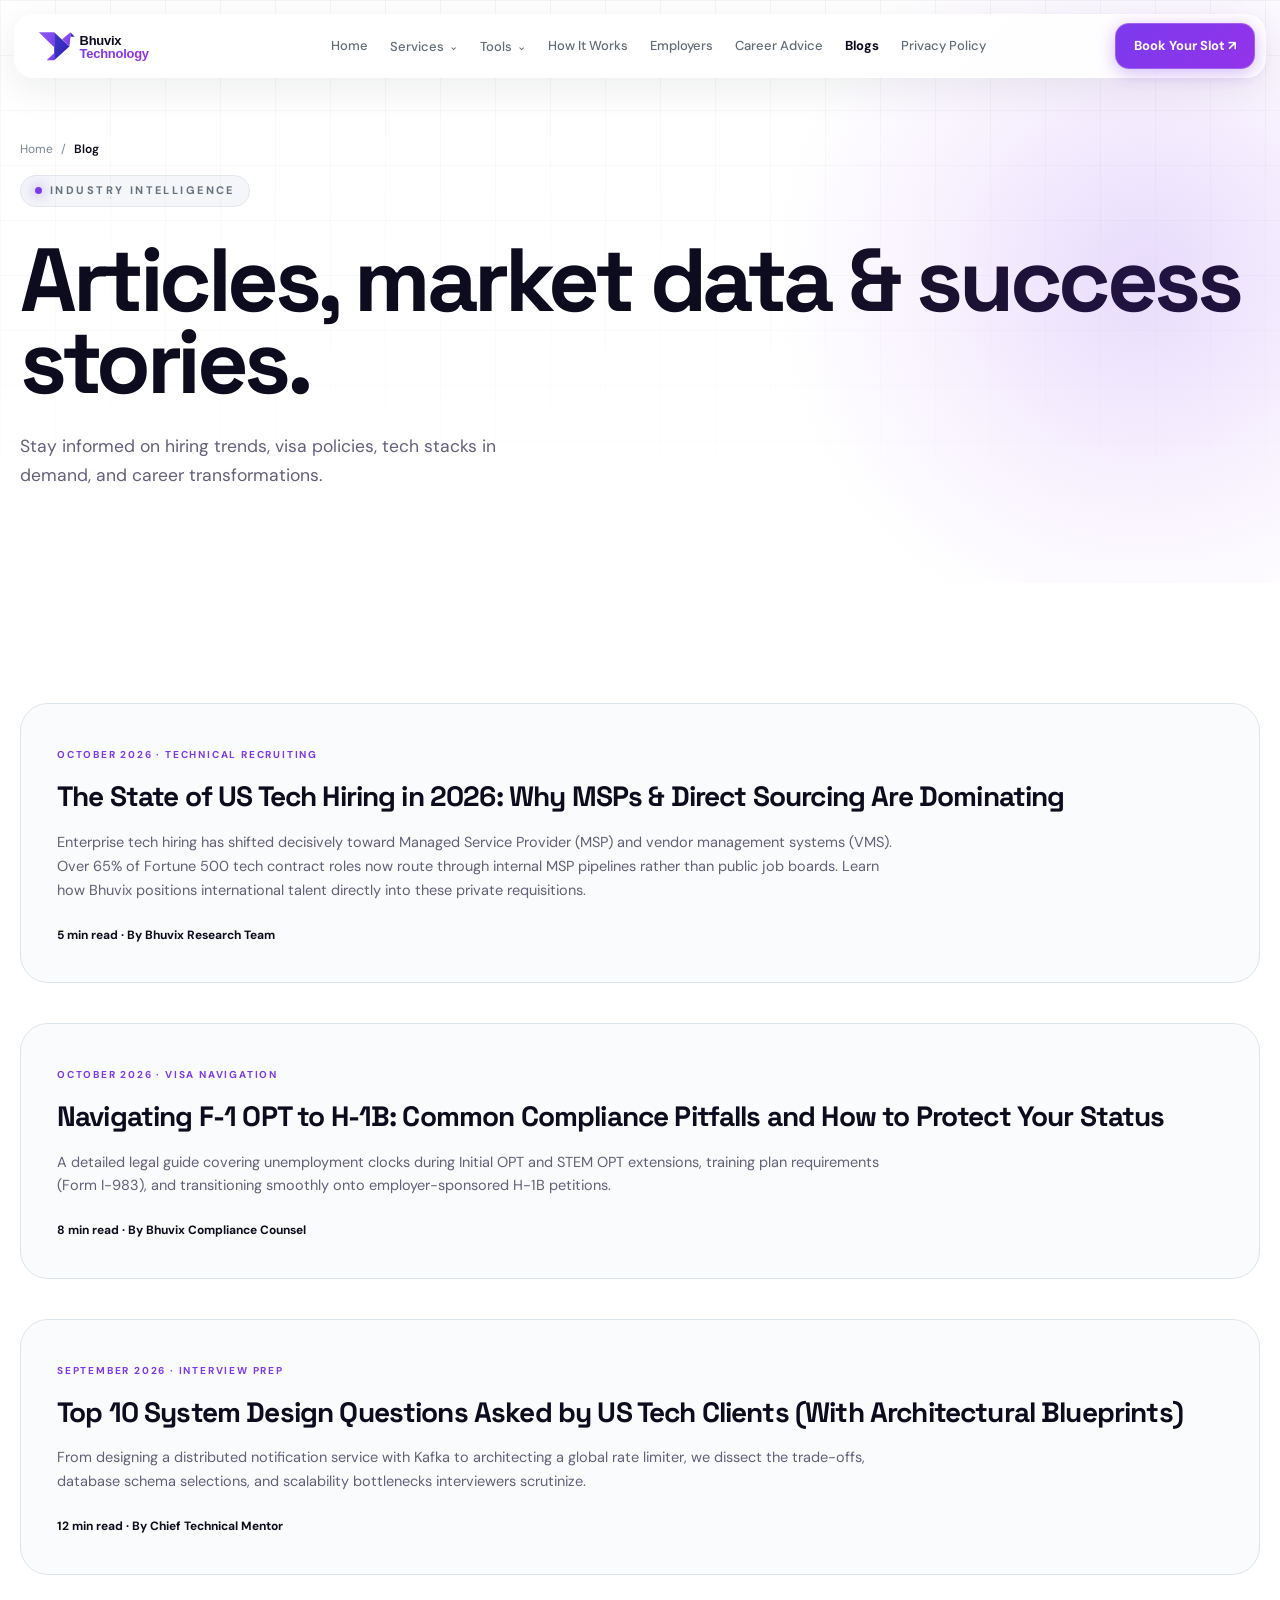
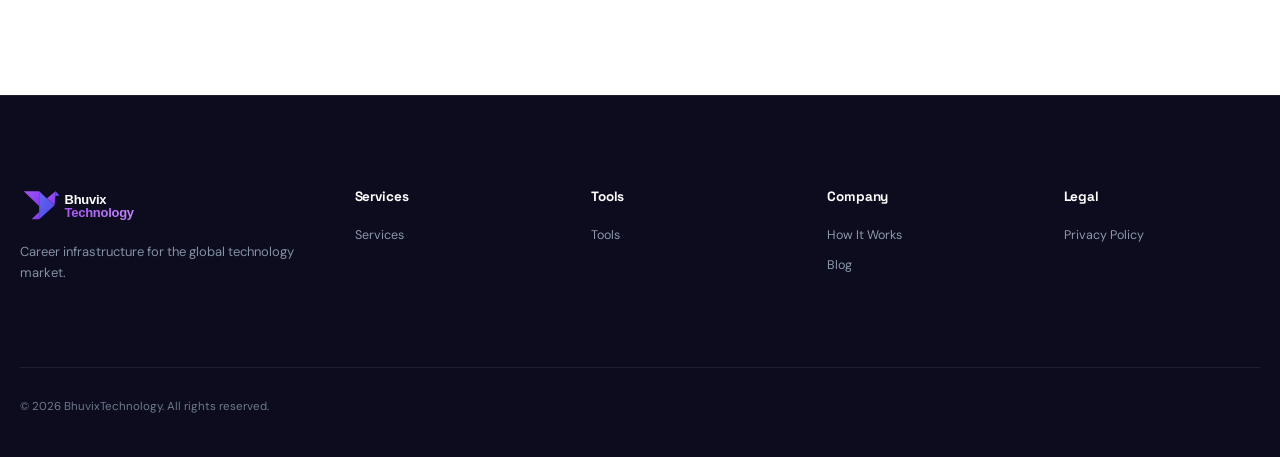
<file: blog.html>
<!DOCTYPE html>
<html lang="en">
<head>
  <meta charset="utf-8">
  <meta name="viewport" content="width=device-width, initial-scale=1">
  <title>Blog &amp; Tech Career Insights — BhuvixTechnology</title>
  <meta name="description" content="Latest articles, US tech market hiring reports, and candidate success stories from BhuvixTechnology.">
  <link rel="icon" href="assets/logo.svg" type="image/svg+xml">
  <link rel="stylesheet" href="css/style.css">
</head>
<body>
  <svg style="position:absolute;width:0;height:0" aria-hidden="true">
    <defs>
      <filter id="goo">
        <feGaussianBlur in="SourceGraphic" result="blur" stdDeviation="6"></feGaussianBlur>
        <feColorMatrix in="blur" mode="matrix" values="1 0 0 0 0  0 1 0 0 0  0 0 1 0 0  0 0 0 21 -7" result="goo"></feColorMatrix>
        <feBlend in2="goo" in="SourceGraphic" result="mix"></feBlend>
      </filter>
    </defs>
  </svg>

  <nav class="nav">
    <a class="brand" href="index.html">
      <img src="assets/logo-horizontal.svg" alt="BhuvixTechnology">
    </a>
    <div class="links">
      <a href="index.html">Home</a>
      <div class="navItem">
        <button type="button">Services <span class="navChev">⌄</span></button>
        <div class="navDropdown">
          <a href="services.html">All Services</a>
          <a href="services.html#career-strategy">Career Strategy</a>
        </div>
      </div>
      <div class="navItem">
        <button type="button">Tools <span class="navChev">⌄</span></button>
        <div class="navDropdown">
          <a href="tools.html#resume-analyzer">Resume Analyzer</a>
          <a href="tools.html#job-match-score">Job Match Score</a>
        </div>
      </div>
      <a href="how-it-works.html">How It Works</a>
      <a href="employers.html">Employers</a>
      <a href="career-advice.html">Career Advice</a>
      <a href="blog.html" style="color:var(--ink); font-weight:700;">Blogs</a>
      <a href="privacy-policy.html">Privacy Policy</a>
    </div>
    <div style="display:flex;align-items:center;gap:10px">
      <a class="navcta openBookingModal" href="contact.html"><span class="blobBtnLabel">Book Your Slot ↗</span></a>
      <button type="button" class="navMobileToggle"><span></span></button>
    </div>
  </nav>

  <div class="navMobilePanel">
    <a href="index.html">Home</a>
    <a href="services.html">Services</a>
    <a href="tools.html">Tools</a>
    <a href="how-it-works.html">How It Works</a>
    <a href="career-advice.html">Career Advice</a>
    <a href="blog.html" style="font-weight:700;">Blogs</a>
    <a href="contact.html">Contact Us</a>
  </div>

  <section class="pageHeader">
    <div class="grid"></div>
    <div class="glow"></div>
    <div class="wrap">
      <div class="breadcrumbs">
        <a href="index.html">Home</a>
        <span>/</span>
        <span style="color:var(--ink); font-weight:600;">Blog</span>
      </div>
      <div class="eyebrow"><i></i> Industry Intelligence</div>
      <h1>Articles, market data &amp; success stories.</h1>
      <p class="lead">Stay informed on hiring trends, visa policies, tech stacks in demand, and career transformations.</p>
    </div>
  </section>

  <!-- Featured Blog Articles -->
  <section class="section white">
    <div class="wrap" style="display:flex; flex-direction:column; gap:40px;">

      <article id="ats-guide" style="border:1px solid #dce4eb; border-radius:28px; padding:36px; background:#fafbfc;">
        <span style="font-size:10px; letter-spacing:0.18em; font-weight:700; color:var(--primary);">OCTOBER 2026 · TECHNICAL RECRUITING</span>
        <h2 style="font-family:var(--font-heading); font-size:28px; letter-spacing:-0.03em; margin:8px 0 12px;">The State of US Tech Hiring in 2026: Why MSPs &amp; Direct Sourcing Are Dominating</h2>
        <p style="color:var(--muted); font-size:14.5px; line-height:1.65; max-width:850px; margin-bottom:18px;">
          Enterprise tech hiring has shifted decisively toward Managed Service Provider (MSP) and vendor management systems (VMS). Over 65% of Fortune 500 tech contract roles now route through internal MSP pipelines rather than public job boards. Learn how Bhuvix positions international talent directly into these private requisitions.
        </p>
        <span style="font-size:12px; font-weight:700; color:var(--ink);">5 min read · By Bhuvix Research Team</span>
      </article>

      <article id="opt-guide" style="border:1px solid #dce4eb; border-radius:28px; padding:36px; background:#fafbfc;">
        <span style="font-size:10px; letter-spacing:0.18em; font-weight:700; color:var(--primary);">OCTOBER 2026 · VISA NAVIGATION</span>
        <h2 style="font-family:var(--font-heading); font-size:28px; letter-spacing:-0.03em; margin:8px 0 12px;">Navigating F-1 OPT to H-1B: Common Compliance Pitfalls and How to Protect Your Status</h2>
        <p style="color:var(--muted); font-size:14.5px; line-height:1.65; max-width:850px; margin-bottom:18px;">
          A detailed legal guide covering unemployment clocks during Initial OPT and STEM OPT extensions, training plan requirements (Form I-983), and transitioning smoothly onto employer-sponsored H-1B petitions.
        </p>
        <span style="font-size:12px; font-weight:700; color:var(--ink);">8 min read · By Bhuvix Compliance Counsel</span>
      </article>

      <article id="system-design" style="border:1px solid #dce4eb; border-radius:28px; padding:36px; background:#fafbfc;">
        <span style="font-size:10px; letter-spacing:0.18em; font-weight:700; color:var(--primary);">SEPTEMBER 2026 · INTERVIEW PREP</span>
        <h2 style="font-family:var(--font-heading); font-size:28px; letter-spacing:-0.03em; margin:8px 0 12px;">Top 10 System Design Questions Asked by US Tech Clients (With Architectural Blueprints)</h2>
        <p style="color:var(--muted); font-size:14.5px; line-height:1.65; max-width:850px; margin-bottom:18px;">
          From designing a distributed notification service with Kafka to architecting a global rate limiter, we dissect the trade-offs, database schema selections, and scalability bottlenecks interviewers scrutinize.
        </p>
        <span style="font-size:12px; font-weight:700; color:var(--ink);">12 min read · By Chief Technical Mentor</span>
      </article>

    </div>
  </section>

  <!-- Footer -->
  <footer class="siteFooter">
    <div class="wrap">
      <div class="footerTop">
        <div class="footerBrand">
          <a class="brand" href="index.html">
            <img src="assets/logo-horizontal-white.svg" alt="BhuvixTechnology">
          </a>
          <p>Career infrastructure for the global technology market.</p>
        </div>
        <div class="footerCol">
          <b>Services</b>
          <a href="services.html">Services</a>
        </div>
        <div class="footerCol">
          <b>Tools</b>
          <a href="tools.html">Tools</a>
        </div>
        <div class="footerCol">
          <b>Company</b>
          <a href="how-it-works.html">How It Works</a>
          <a href="blog.html">Blog</a>
        </div>
        <div class="footerCol">
          <b>Legal</b>
          <a href="privacy-policy.html">Privacy Policy</a>
        </div>
      </div>
      <div class="footerBottom">
        <span>© 2026 BhuvixTechnology. All rights reserved.</span>
      </div>
    </div>
  </footer>

  <script src="js/main.js"></script>
</body>
</html>
</file>
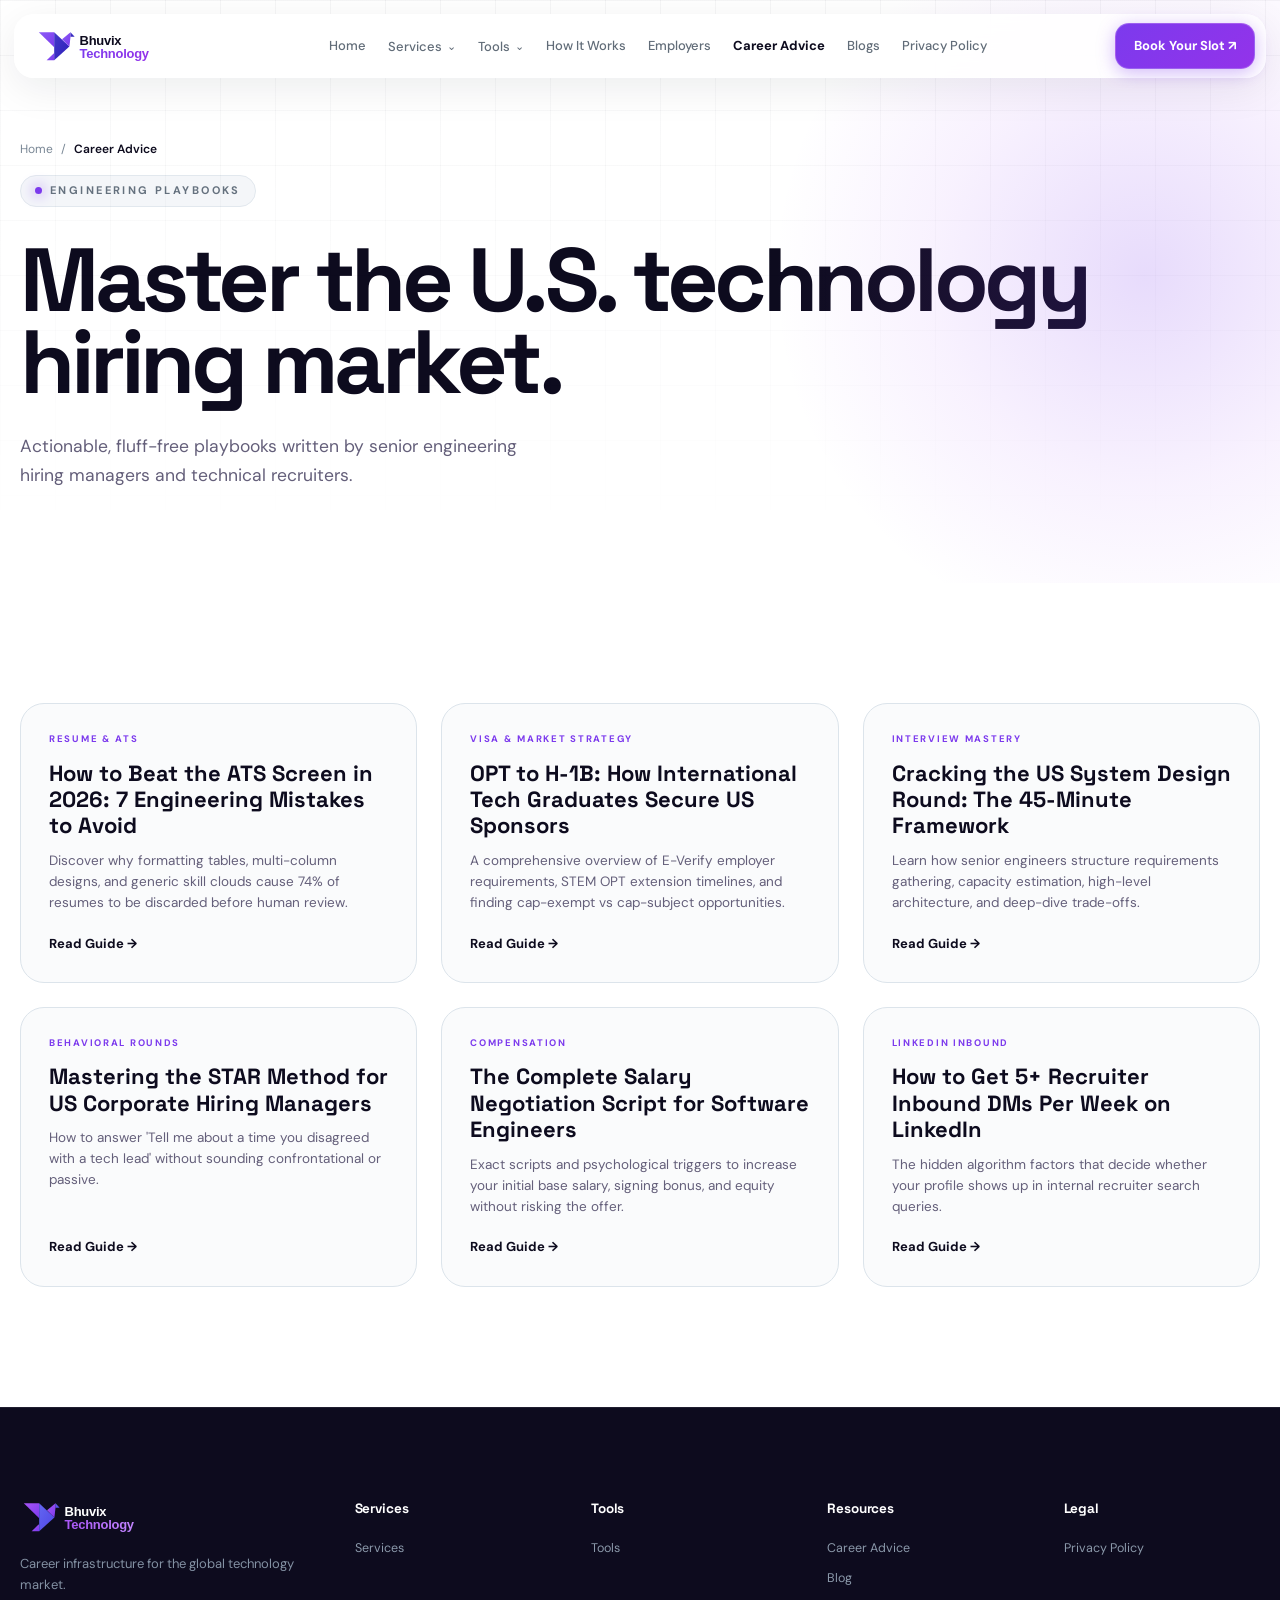
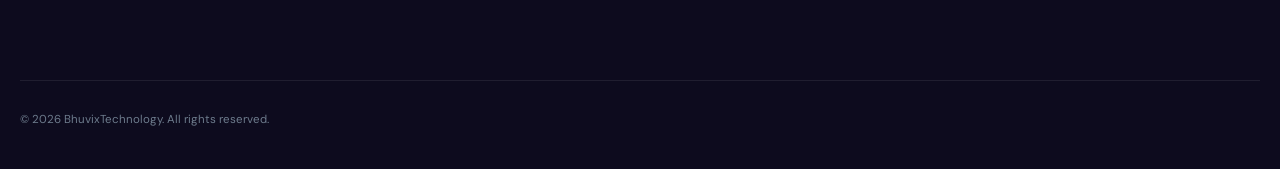
<file: career-advice.html>
<!DOCTYPE html>
<html lang="en">
<head>
  <meta charset="utf-8">
  <meta name="viewport" content="width=device-width, initial-scale=1">
  <title>Career Advice &amp; Guides — BhuvixTechnology</title>
  <meta name="description" content="Expert insights on navigating the US technology hiring landscape, ATS resume optimization, system design interview prep, and STEM OPT/H-1B job strategies.">
  <link rel="icon" href="assets/logo.svg" type="image/svg+xml">
  <link rel="stylesheet" href="css/style.css">
</head>
<body>
  <svg style="position:absolute;width:0;height:0" aria-hidden="true">
    <defs>
      <filter id="goo">
        <feGaussianBlur in="SourceGraphic" result="blur" stdDeviation="6"></feGaussianBlur>
        <feColorMatrix in="blur" mode="matrix" values="1 0 0 0 0  0 1 0 0 0  0 0 1 0 0  0 0 0 21 -7" result="goo"></feColorMatrix>
        <feBlend in2="goo" in="SourceGraphic" result="mix"></feBlend>
      </filter>
    </defs>
  </svg>

  <nav class="nav">
    <a class="brand" href="index.html">
      <img src="assets/logo-horizontal.svg" alt="BhuvixTechnology">
    </a>
    <div class="links">
      <a href="index.html">Home</a>
      <div class="navItem">
        <button type="button">Services <span class="navChev">⌄</span></button>
        <div class="navDropdown">
          <a href="services.html">All Services</a>
          <a href="services.html#career-strategy">Career Strategy</a>
          <a href="services.html#resume-rebranding">Resume Rebranding</a>
        </div>
      </div>
      <div class="navItem">
        <button type="button">Tools <span class="navChev">⌄</span></button>
        <div class="navDropdown">
          <a href="tools.html#resume-analyzer">Resume Analyzer</a>
          <a href="tools.html#job-match-score">Job Match Score</a>
        </div>
      </div>
      <a href="how-it-works.html">How It Works</a>
      <a href="employers.html">Employers</a>
      <a href="career-advice.html" style="color:var(--ink); font-weight:700;">Career Advice</a>
      <a href="blog.html">Blogs</a>
      <a href="privacy-policy.html">Privacy Policy</a>
    </div>
    <div style="display:flex;align-items:center;gap:10px">
      <a class="navcta openBookingModal" href="contact.html"><span class="blobBtnLabel">Book Your Slot ↗</span></a>
      <button type="button" class="navMobileToggle"><span></span></button>
    </div>
  </nav>

  <div class="navMobilePanel">
    <a href="index.html">Home</a>
    <a href="services.html">Services</a>
    <a href="tools.html">Tools</a>
    <a href="how-it-works.html">How It Works</a>
    <a href="career-advice.html" style="font-weight:700;">Career Advice</a>
    <a href="blog.html">Blogs</a>
    <a href="contact.html">Contact Us</a>
  </div>

  <section class="pageHeader">
    <div class="grid"></div>
    <div class="glow"></div>
    <div class="wrap">
      <div class="breadcrumbs">
        <a href="index.html">Home</a>
        <span>/</span>
        <span style="color:var(--ink); font-weight:600;">Career Advice</span>
      </div>
      <div class="eyebrow"><i></i> Engineering Playbooks</div>
      <h1>Master the U.S. technology hiring market.</h1>
      <p class="lead">Actionable, fluff-free playbooks written by senior engineering hiring managers and technical recruiters.</p>
    </div>
  </section>

  <!-- Career Guides Grid -->
  <section class="section white">
    <div class="wrap">
      <div style="display:grid; grid-template-columns:repeat(3, 1fr); gap:24px;">

        <article style="border:1px solid #dce4eb; border-radius:24px; padding:28px; background:#fafbfc; display:flex; flex-direction:column;">
          <span style="font-size:9.5px; letter-spacing:0.18em; font-weight:700; color:var(--primary); margin-bottom:12px;">RESUME &amp; ATS</span>
          <h3 style="font-family:var(--font-heading); font-size:22px; line-height:1.2; margin-bottom:12px;">How to Beat the ATS Screen in 2026: 7 Engineering Mistakes to Avoid</h3>
          <p style="color:var(--muted); font-size:13.5px; line-height:1.55; margin-bottom:20px; flex-grow:1;">Discover why formatting tables, multi-column designs, and generic skill clouds cause 74% of resumes to be discarded before human review.</p>
          <a href="blog.html#ats-guide" style="font-weight:700; color:var(--ink); font-size:13px;">Read Guide →</a>
        </article>

        <article style="border:1px solid #dce4eb; border-radius:24px; padding:28px; background:#fafbfc; display:flex; flex-direction:column;">
          <span style="font-size:9.5px; letter-spacing:0.18em; font-weight:700; color:var(--primary); margin-bottom:12px;">VISA &amp; MARKET STRATEGY</span>
          <h3 style="font-family:var(--font-heading); font-size:22px; line-height:1.2; margin-bottom:12px;">OPT to H-1B: How International Tech Graduates Secure US Sponsors</h3>
          <p style="color:var(--muted); font-size:13.5px; line-height:1.55; margin-bottom:20px; flex-grow:1;">A comprehensive overview of E-Verify employer requirements, STEM OPT extension timelines, and finding cap-exempt vs cap-subject opportunities.</p>
          <a href="blog.html#opt-guide" style="font-weight:700; color:var(--ink); font-size:13px;">Read Guide →</a>
        </article>

        <article style="border:1px solid #dce4eb; border-radius:24px; padding:28px; background:#fafbfc; display:flex; flex-direction:column;">
          <span style="font-size:9.5px; letter-spacing:0.18em; font-weight:700; color:var(--primary); margin-bottom:12px;">INTERVIEW MASTERY</span>
          <h3 style="font-family:var(--font-heading); font-size:22px; line-height:1.2; margin-bottom:12px;">Cracking the US System Design Round: The 45-Minute Framework</h3>
          <p style="color:var(--muted); font-size:13.5px; line-height:1.55; margin-bottom:20px; flex-grow:1;">Learn how senior engineers structure requirements gathering, capacity estimation, high-level architecture, and deep-dive trade-offs.</p>
          <a href="blog.html#system-design" style="font-weight:700; color:var(--ink); font-size:13px;">Read Guide →</a>
        </article>

        <article style="border:1px solid #dce4eb; border-radius:24px; padding:28px; background:#fafbfc; display:flex; flex-direction:column;">
          <span style="font-size:9.5px; letter-spacing:0.18em; font-weight:700; color:var(--primary); margin-bottom:12px;">BEHAVIORAL ROUNDS</span>
          <h3 style="font-family:var(--font-heading); font-size:22px; line-height:1.2; margin-bottom:12px;">Mastering the STAR Method for US Corporate Hiring Managers</h3>
          <p style="color:var(--muted); font-size:13.5px; line-height:1.55; margin-bottom:20px; flex-grow:1;">How to answer 'Tell me about a time you disagreed with a tech lead' without sounding confrontational or passive.</p>
          <a href="blog.html#star-method" style="font-weight:700; color:var(--ink); font-size:13px;">Read Guide →</a>
        </article>

        <article style="border:1px solid #dce4eb; border-radius:24px; padding:28px; background:#fafbfc; display:flex; flex-direction:column;">
          <span style="font-size:9.5px; letter-spacing:0.18em; font-weight:700; color:var(--primary); margin-bottom:12px;">COMPENSATION</span>
          <h3 style="font-family:var(--font-heading); font-size:22px; line-height:1.2; margin-bottom:12px;">The Complete Salary Negotiation Script for Software Engineers</h3>
          <p style="color:var(--muted); font-size:13.5px; line-height:1.55; margin-bottom:20px; flex-grow:1;">Exact scripts and psychological triggers to increase your initial base salary, signing bonus, and equity without risking the offer.</p>
          <a href="blog.html#negotiation" style="font-weight:700; color:var(--ink); font-size:13px;">Read Guide →</a>
        </article>

        <article style="border:1px solid #dce4eb; border-radius:24px; padding:28px; background:#fafbfc; display:flex; flex-direction:column;">
          <span style="font-size:9.5px; letter-spacing:0.18em; font-weight:700; color:var(--primary); margin-bottom:12px;">LINKEDIN INBOUND</span>
          <h3 style="font-family:var(--font-heading); font-size:22px; line-height:1.2; margin-bottom:12px;">How to Get 5+ Recruiter Inbound DMs Per Week on LinkedIn</h3>
          <p style="color:var(--muted); font-size:13.5px; line-height:1.55; margin-bottom:20px; flex-grow:1;">The hidden algorithm factors that decide whether your profile shows up in internal recruiter search queries.</p>
          <a href="blog.html#linkedin-secrets" style="font-weight:700; color:var(--ink); font-size:13px;">Read Guide →</a>
        </article>

      </div>
    </div>
  </section>

  <!-- Footer -->
  <footer class="siteFooter">
    <div class="wrap">
      <div class="footerTop">
        <div class="footerBrand">
          <a class="brand" href="index.html">
            <img src="assets/logo-horizontal-white.svg" alt="BhuvixTechnology">
          </a>
          <p>Career infrastructure for the global technology market.</p>
        </div>
        <div class="footerCol">
          <b>Services</b>
          <a href="services.html">Services</a>
        </div>
        <div class="footerCol">
          <b>Tools</b>
          <a href="tools.html">Tools</a>
        </div>
        <div class="footerCol">
          <b>Resources</b>
          <a href="career-advice.html">Career Advice</a>
          <a href="blog.html">Blog</a>
        </div>
        <div class="footerCol">
          <b>Legal</b>
          <a href="privacy-policy.html">Privacy Policy</a>
        </div>
      </div>
      <div class="footerBottom">
        <span>© 2026 BhuvixTechnology. All rights reserved.</span>
      </div>
    </div>
  </footer>

  <!-- Booking Modal -->
  <div id="bookingModal" class="modalBackdrop">
    <div class="modalBox">
      <button type="button" class="modalClose">×</button>
      <h3 class="modalTitle">Book Your Strategy Session</h3>
      <p class="modalSub">Connect 1-on-1 with a senior US career advisor from BhuvixTechnology.</p>
      <form id="bookingForm" class="modalForm">
        <div class="formRow">
          <div class="formGroup">
            <label>Full Name *</label>
            <input type="text" name="name" required placeholder="John Doe">
          </div>
          <div class="formGroup">
            <label>Target Tech Role *</label>
            <input type="text" name="role" required placeholder="e.g. Full Stack / Software Engineer">
          </div>
        </div>

        <div class="formRow">
          <div class="formGroup">
            <label>Email Address *</label>
            <input type="email" name="email" required placeholder="john@example.com">
          </div>
          <div class="formGroup">
            <label>Country *</label>
            <select name="country" required>
              <option value="US" selected>🇺🇸 United States (+1)</option>
              <option value="CA">🇨🇦 Canada (+1)</option>
              <option value="GB">🇬🇧 United Kingdom (+44)</option>
              <option value="AE">🇦🇪 United Arab Emirates (+971)</option>
              <option value="IN">🇮🇳 India (+91)</option>
              <option value="OTHER">🌍 Other International</option>
            </select>
          </div>
        </div>

        <div class="formGroup">
          <div class="fieldLabelRow">
            <label>Phone / WhatsApp *</label>
            <span class="verifyStatus" id="phoneStatusBadge">Required</span>
          </div>
          <input type="tel" name="phone" required placeholder="+1 (555) 000-0000">
          <div id="phoneFormatHelp" style="font-size:11.5px; color:#64748b; margin-top:2px;">Format: 10-digit US number (e.g. +1 555 123 4567)</div>
        </div>

        <div class="formRow">
          <div class="formGroup">
            <label>Years of Experience</label>
            <select name="experience">
              <option>Fresh Graduate / Student (0–1 yr)</option>
              <option>Early Professional (1–3 yrs)</option>
              <option>Mid-Level (4–7 yrs)</option>
              <option>Senior / Lead (8+ yrs)</option>
            </select>
          </div>
          <div class="formGroup">
            <label>Preferred Time Slot *</label>
            <select name="slot">
              <option>Tomorrow · 10:00 AM – 11:00 AM</option>
              <option>Tomorrow · 02:00 PM – 03:00 PM</option>
              <option>Tomorrow · 06:00 PM – 07:00 PM</option>
              <option>This Weekend · 11:00 AM</option>
            </select>
          </div>
        </div>

        <div class="formGroup">
          <label>Career Goals / Notes (Optional)</label>
          <textarea name="notes" rows="3" placeholder="Tell us about your visa status (OPT/H-1B/Citizen/Other), target salary, or specific concerns..."></textarea>
        </div>

        <button type="submit" class="primary" style="margin-top:10px;">
          <span class="blobBtnLabel">Confirm My Session ↗</span>
        </button>
      </form>
      <div id="bookingSuccess" style="display:none;"></div>
    </div>
  </div>

  <script src="js/main.js"></script>
</body>
</html>
</file>
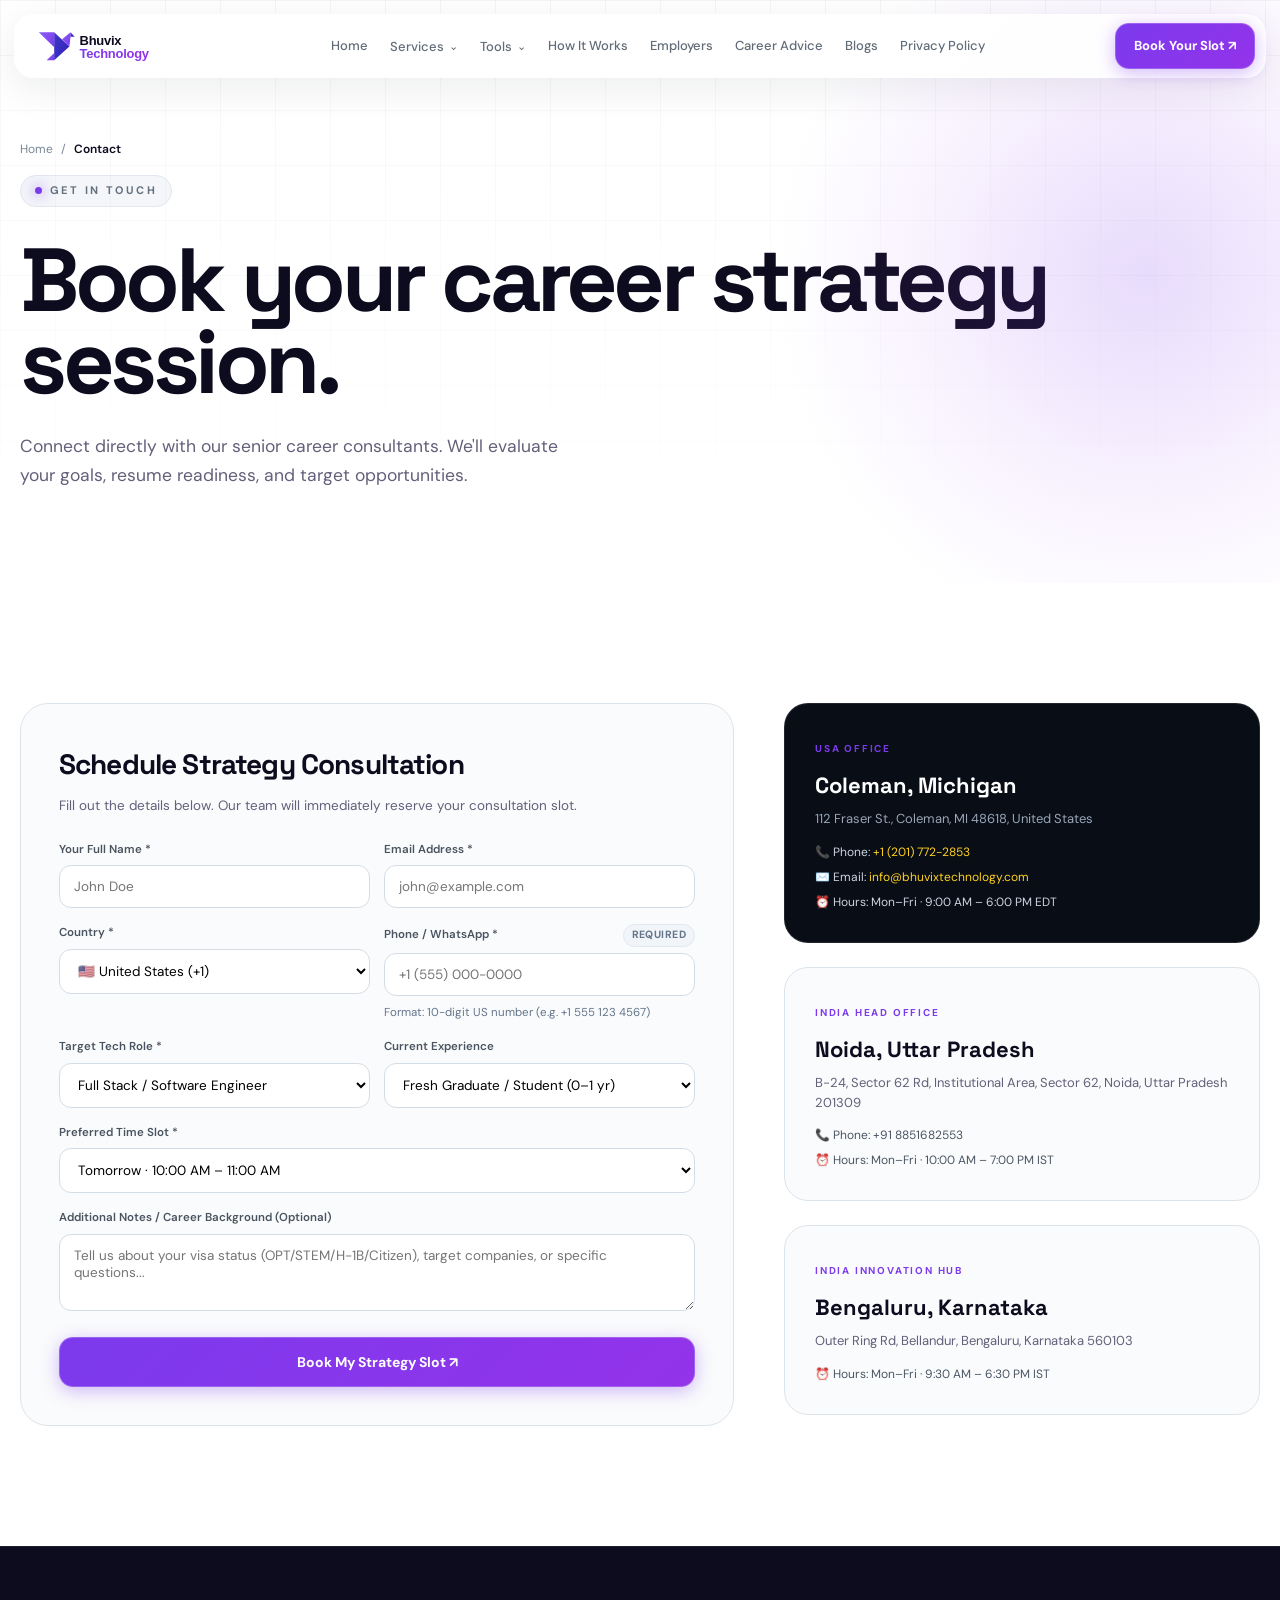
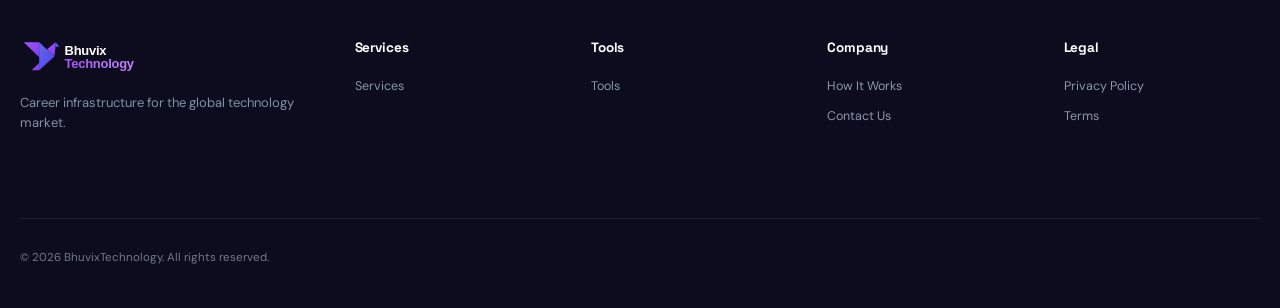
<file: contact.html>
<!DOCTYPE html>
<html lang="en">
<head>
  <meta charset="utf-8">
  <meta name="viewport" content="width=device-width, initial-scale=1">
  <title>Contact Us &amp; Book Consultation — BhuvixTechnology</title>
  <meta name="description" content="Book a 1-on-1 strategy session with BhuvixTechnology career advisors. Contact our offices in Noida, Bengaluru, and Coleman, Michigan.">
  <link rel="icon" href="assets/logo.svg" type="image/svg+xml">
  <link rel="stylesheet" href="css/style.css">
</head>
<body>
  <svg style="position:absolute;width:0;height:0" aria-hidden="true">
    <defs>
      <filter id="goo">
        <feGaussianBlur in="SourceGraphic" result="blur" stdDeviation="6"></feGaussianBlur>
        <feColorMatrix in="blur" mode="matrix" values="1 0 0 0 0  0 1 0 0 0  0 0 1 0 0  0 0 0 21 -7" result="goo"></feColorMatrix>
        <feBlend in2="goo" in="SourceGraphic" result="mix"></feBlend>
      </filter>
    </defs>
  </svg>

  <nav class="nav">
    <a class="brand" href="index.html">
      <img src="assets/logo-horizontal.svg" alt="BhuvixTechnology">
    </a>
    <div class="links">
      <a href="index.html">Home</a>
      <div class="navItem">
        <button type="button">Services <span class="navChev">⌄</span></button>
        <div class="navDropdown">
          <a href="services.html">All Services</a>
          <a href="services.html#career-strategy">Career Strategy</a>
          <a href="services.html#resume-rebranding">Resume Rebranding</a>
        </div>
      </div>
      <div class="navItem">
        <button type="button">Tools <span class="navChev">⌄</span></button>
        <div class="navDropdown">
          <a href="tools.html">All Tools</a>
          <a href="tools.html#resume-analyzer">Resume Analyzer</a>
          <a href="tools.html#job-match-score">Job Match Score</a>
        </div>
      </div>
      <a href="how-it-works.html">How It Works</a>
      <a href="employers.html">Employers</a>
      <a href="career-advice.html">Career Advice</a>
      <a href="blog.html">Blogs</a>
      <a href="privacy-policy.html">Privacy Policy</a>
    </div>
    <div style="display:flex;align-items:center;gap:10px">
      <a class="navcta" href="contact.html"><span class="blobBtnLabel">Book Your Slot ↗</span></a>
      <button type="button" class="navMobileToggle"><span></span></button>
    </div>
  </nav>

  <div class="navMobilePanel">
    <a href="index.html">Home</a>
    <a href="services.html">Services</a>
    <a href="tools.html">Tools</a>
    <a href="how-it-works.html">How It Works</a>
    <a href="contact.html" style="font-weight:700;">Contact Us</a>
  </div>

  <section class="pageHeader">
    <div class="grid"></div>
    <div class="glow"></div>
    <div class="wrap">
      <div class="breadcrumbs">
        <a href="index.html">Home</a>
        <span>/</span>
        <span style="color:var(--ink); font-weight:600;">Contact</span>
      </div>
      <div class="eyebrow"><i></i> Get In Touch</div>
      <h1>Book your career strategy session.</h1>
      <p class="lead">Connect directly with our senior career consultants. We'll evaluate your goals, resume readiness, and target opportunities.</p>
    </div>
  </section>

  <!-- Contact & Scheduling Hub -->
  <section class="section white">
    <div class="wrap">
      <div style="display:grid; grid-template-columns:1.2fr 0.8fr; gap:50px; align-items:start;">

        <!-- Interactive Booking Form -->
        <div style="background:#fafbfc; border:1px solid #dce4eb; border-radius:28px; padding:38px;">
          <h2 style="font-family:var(--font-heading); font-size:28px; letter-spacing:-0.03em; margin-bottom:8px;">Schedule Strategy Consultation</h2>
          <p style="color:var(--muted); font-size:13.5px; margin-bottom:24px;">Fill out the details below. Our team will immediately reserve your consultation slot.</p>

          <form id="contactPageForm" class="modalForm">
            <div class="formRow">
              <div class="formGroup">
                <label>Your Full Name *</label>
                <input type="text" id="cpName" required placeholder="John Doe">
              </div>
              <div class="formGroup">
                <label>Email Address *</label>
                <input type="email" id="cpEmail" required placeholder="john@example.com">
              </div>
            </div>

            <div class="formRow">
              <div class="formGroup">
                <label>Country *</label>
                <select id="cpCountry" required>
                  <option value="US" selected>🇺🇸 United States (+1)</option>
                  <option value="CA">🇨🇦 Canada (+1)</option>
                  <option value="GB">🇬🇧 United Kingdom (+44)</option>
                  <option value="AE">🇦🇪 United Arab Emirates (+971)</option>
                  <option value="IN">🇮🇳 India (+91)</option>
                  <option value="OTHER">🌍 Other International</option>
                </select>
              </div>
              <div class="formGroup">
                <div class="fieldLabelRow">
                  <label>Phone / WhatsApp *</label>
                  <span class="verifyStatus" id="cpPhoneBadge">Required</span>
                </div>
                <input type="tel" id="cpPhone" required placeholder="+1 (555) 000-0000">
                <div id="cpPhoneHelp" style="font-size:11.5px; color:#64748b; margin-top:2px;">Format: 10-digit US number (e.g. +1 555 123 4567)</div>
              </div>
            </div>

            <div class="formRow">
              <div class="formGroup">
                <label>Target Tech Role *</label>
                <select id="cpRole">
                  <option>Full Stack / Software Engineer</option>
                  <option>Cloud / DevOps / SRE Engineer</option>
                  <option>Data Engineer / AI Engineer</option>
                  <option>QA / Automation Engineer</option>
                  <option>Product Manager / Tech Lead</option>
                </select>
              </div>
              <div class="formGroup">
                <label>Current Experience</label>
                <select id="cpExp">
                  <option>Fresh Graduate / Student (0–1 yr)</option>
                  <option>Early Professional (1–3 yrs)</option>
                  <option>Mid-Level (4–7 yrs)</option>
                  <option>Senior / Principal (8+ yrs)</option>
                </select>
              </div>
            </div>

            <div class="formGroup">
              <label>Preferred Time Slot *</label>
              <select id="cpSlot">
                <option>Tomorrow · 10:00 AM – 11:00 AM</option>
                <option>Tomorrow · 02:00 PM – 03:00 PM</option>
                <option>Tomorrow · 06:00 PM – 07:00 PM</option>
                <option>This Saturday · 11:00 AM</option>
                <option>This Sunday · 03:00 PM</option>
              </select>
            </div>

            <div class="formGroup">
              <label>Additional Notes / Career Background (Optional)</label>
              <textarea id="cpNotes" rows="3" placeholder="Tell us about your visa status (OPT/STEM/H-1B/Citizen), target companies, or specific questions..."></textarea>
            </div>

            <button type="submit" class="primary" style="margin-top:10px;">
              <span class="blobBtnLabel">Book My Strategy Slot ↗</span>
            </button>
          </form>

          <div id="contactPageSuccess" style="display:none; text-align:center; padding:30px 0;">
            <div style="font-size:48px; margin-bottom:12px;">🎉</div>
            <h3 style="font-family:var(--font-heading); font-size:26px; margin-bottom:8px;">Consultation Confirmed!</h3>
            <p style="color:var(--muted); font-size:14px;">We have reserved your slot. An advisor will reach out to you shortly via email and WhatsApp.</p>
          </div>
        </div>

        <!-- Office Addresses & Direct Contact -->
        <div style="display:flex; flex-direction:column; gap:24px;">

          <div style="background:#090d16; color:#ffffff; border-radius:24px; padding:30px; border:1px solid rgba(255,255,255,0.1);">
            <span style="font-size:10px; letter-spacing:0.18em; font-weight:700; color:var(--primary);">USA OFFICE</span>
            <h3 style="font-family:var(--font-heading); font-size:22px; margin:8px 0 6px;">Coleman, Michigan</h3>
            <p style="color:#98a6b8; font-size:13px; line-height:1.5; margin-bottom:14px;">112 Fraser St., Coleman, MI 48618, United States</p>
            <div style="font-size:12px; color:#cbd5e1; display:flex; flex-direction:column; gap:6px;">
              <span>📞 Phone: <a href="tel:+12017722853" style="color:#ffd21f;">+1 (201) 772-2853</a></span>
              <span>✉️ Email: <a href="mailto:info@bhuvixtechnology.com" style="color:#ffd21f;">info@bhuvixtechnology.com</a></span>
              <span>⏰ Hours: Mon–Fri · 9:00 AM – 6:00 PM EDT</span>
            </div>
          </div>

          <div style="background:#fafbfc; border:1px solid #dce4eb; border-radius:24px; padding:30px;">
            <span style="font-size:10px; letter-spacing:0.18em; font-weight:700; color:var(--primary);">INDIA HEAD OFFICE</span>
            <h3 style="font-family:var(--font-heading); font-size:22px; margin:8px 0 6px;">Noida, Uttar Pradesh</h3>
            <p style="color:var(--muted); font-size:13px; line-height:1.5; margin-bottom:14px;">B-24, Sector 62 Rd, Institutional Area, Sector 62, Noida, Uttar Pradesh 201309</p>
            <div style="font-size:12px; color:#4a5664; display:flex; flex-direction:column; gap:6px;">
              <span>📞 Phone: <a href="tel:+918851682553" style="color:inherit; text-decoration:none;">+91 8851682553</a></span>
              <span>⏰ Hours: Mon–Fri · 10:00 AM – 7:00 PM IST</span>
            </div>
          </div>

          <div style="background:#fafbfc; border:1px solid #dce4eb; border-radius:24px; padding:30px;">
            <span style="font-size:10px; letter-spacing:0.18em; font-weight:700; color:var(--primary);">INDIA INNOVATION HUB</span>
            <h3 style="font-family:var(--font-heading); font-size:22px; margin:8px 0 6px;">Bengaluru, Karnataka</h3>
            <p style="color:var(--muted); font-size:13px; line-height:1.5; margin-bottom:14px;">Outer Ring Rd, Bellandur, Bengaluru, Karnataka 560103</p>
            <div style="font-size:12px; color:#4a5664; display:flex; flex-direction:column; gap:6px;">
              <span>⏰ Hours: Mon–Fri · 9:30 AM – 6:30 PM IST</span>
            </div>
          </div>

        </div>

      </div>
    </div>
  </section>

  <!-- Footer -->
  <footer class="siteFooter">
    <div class="wrap">
      <div class="footerTop">
        <div class="footerBrand">
          <a class="brand" href="index.html">
            <img src="assets/logo-horizontal-white.svg" alt="BhuvixTechnology">
          </a>
          <p>Career infrastructure for the global technology market.</p>
        </div>
        <div class="footerCol">
          <b>Services</b>
          <a href="services.html">Services</a>
        </div>
        <div class="footerCol">
          <b>Tools</b>
          <a href="tools.html">Tools</a>
        </div>
        <div class="footerCol">
          <b>Company</b>
          <a href="how-it-works.html">How It Works</a>
          <a href="contact.html">Contact Us</a>
        </div>
        <div class="footerCol">
          <b>Legal</b>
          <a href="privacy-policy.html">Privacy Policy</a>
          <a href="terms-conditions.html">Terms</a>
        </div>
      </div>
      <div class="footerBottom">
        <span>© 2026 BhuvixTechnology. All rights reserved.</span>
      </div>
    </div>
  </footer>

  <script src="js/main.js"></script>
  <script>
    (function() {
      const countrySel = document.getElementById('cpCountry');
      const phoneInp = document.getElementById('cpPhone');
      const phoneBadge = document.getElementById('cpPhoneBadge');
      const phoneHelp = document.getElementById('cpPhoneHelp');
      const emailInp = document.getElementById('cpEmail');
      const form = document.getElementById('contactPageForm');
      const successBox = document.getElementById('contactPageSuccess');

      function validateCpPhone() {
        if (!phoneInp) return true;
        const country = countrySel ? countrySel.value : 'US';
        const rule = (typeof COUNTRY_RULES !== 'undefined' && COUNTRY_RULES[country]) ? COUNTRY_RULES[country] : { name: 'Contact', placeholder: '+1 555-0000', hint: 'Valid phone required', regex: /^\+?[0-9\s()-]{8,20}$/ };
        const val = phoneInp.value.trim();
        if (!val) {
          if (phoneBadge) { phoneBadge.className = 'verifyStatus'; phoneBadge.textContent = 'Required'; }
          return false;
        }
        const cleaned = val.replace(/[\s()-]/g, '');
        const ok = rule.regex.test(val) || rule.regex.test(cleaned);
        if (ok) {
          if (phoneBadge) { phoneBadge.className = 'verifyStatus verified'; phoneBadge.textContent = `✓ Valid (${rule.name})`; }
          if (phoneHelp) { phoneHelp.style.color = '#059669'; phoneHelp.textContent = `✓ Valid contact format for ${rule.name}`; }
          return true;
        } else {
          if (phoneBadge) { phoneBadge.className = 'verifyStatus pending'; phoneBadge.textContent = 'Invalid Format'; }
          if (phoneHelp) { phoneHelp.style.color = '#dc2626'; phoneHelp.textContent = rule.hint; }
          return false;
        }
      }

      countrySel?.addEventListener('change', () => {
        const country = countrySel.value;
        const rule = (typeof COUNTRY_RULES !== 'undefined' && COUNTRY_RULES[country]) ? COUNTRY_RULES[country] : null;
        if (rule && phoneInp) {
          phoneInp.placeholder = rule.placeholder;
          if (!phoneInp.value.trim() || phoneInp.value.trim().length <= 4) {
            phoneInp.value = rule.dial + " ";
          }
          if (phoneHelp) { phoneHelp.style.color = '#64748b'; phoneHelp.textContent = rule.hint; }
        }
        validateCpPhone();
      });

      phoneInp?.addEventListener('input', validateCpPhone);
      phoneInp?.addEventListener('blur', validateCpPhone);

      form?.addEventListener('submit', async (e) => {
        e.preventDefault();
        const email = emailInp?.value?.trim() || "";
        const emailRegex = /^[^\s@]+@[^\s@]+\.[^\s@]{2,}$/;
        if (!email || !emailRegex.test(email)) {
          alert("Please enter a valid email address (e.g. name@example.com).");
          emailInp?.focus();
          return;
        }
        if (!validateCpPhone()) {
          alert("Please enter a valid phone number for the selected country.");
          phoneInp?.focus();
          return;
        }

        const payload = {
          name: document.getElementById('cpName')?.value?.trim() || "",
          email: email,
          country: countrySel?.value || "US",
          phone: phoneInp?.value?.trim() || "",
          role: document.getElementById('cpRole')?.value || "",
          experience: document.getElementById('cpExp')?.value || "",
          slot: document.getElementById('cpSlot')?.value || "",
          notes: document.getElementById('cpNotes')?.value?.trim() || "",
          timestamp: new Date().toISOString()
        };

        const googleSheetUrl = window.BHUVIX_GOOGLE_SHEET_URL;
        if (googleSheetUrl && !googleSheetUrl.includes('placeholder')) {
          try {
            await fetch(googleSheetUrl, {
              method: 'POST',
              mode: 'no-cors',
              headers: { 'Content-Type': 'application/x-www-form-urlencoded' },
              body: new URLSearchParams(payload).toString()
            });
          } catch (err) {}
        }
        try {
          const bookings = JSON.parse(localStorage.getItem('bhuvix_session_bookings') || '[]');
          bookings.push(payload);
          localStorage.setItem('bhuvix_session_bookings', JSON.stringify(bookings));
        } catch (err) {}

        form.style.display = 'none';
        if (successBox) successBox.style.display = 'block';
      });
    })();
  </script>
</body>
</html>
</file>
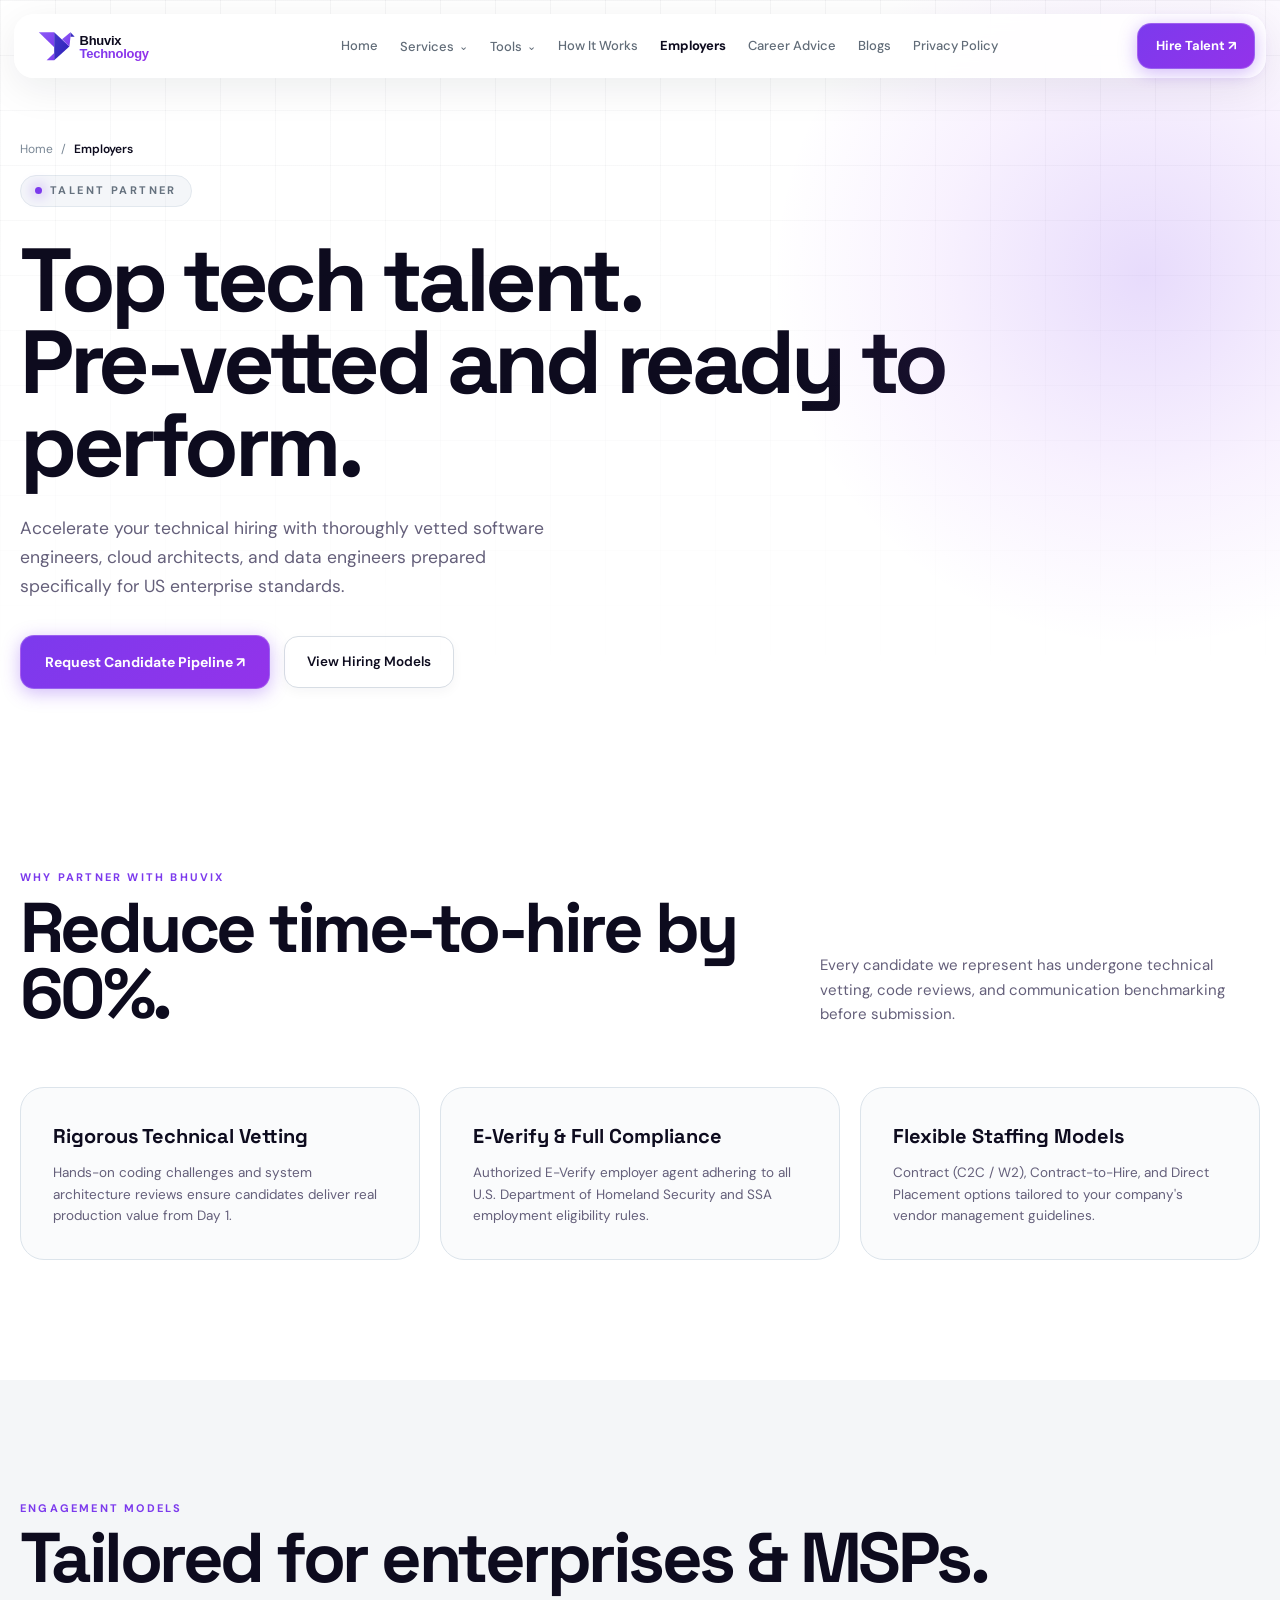
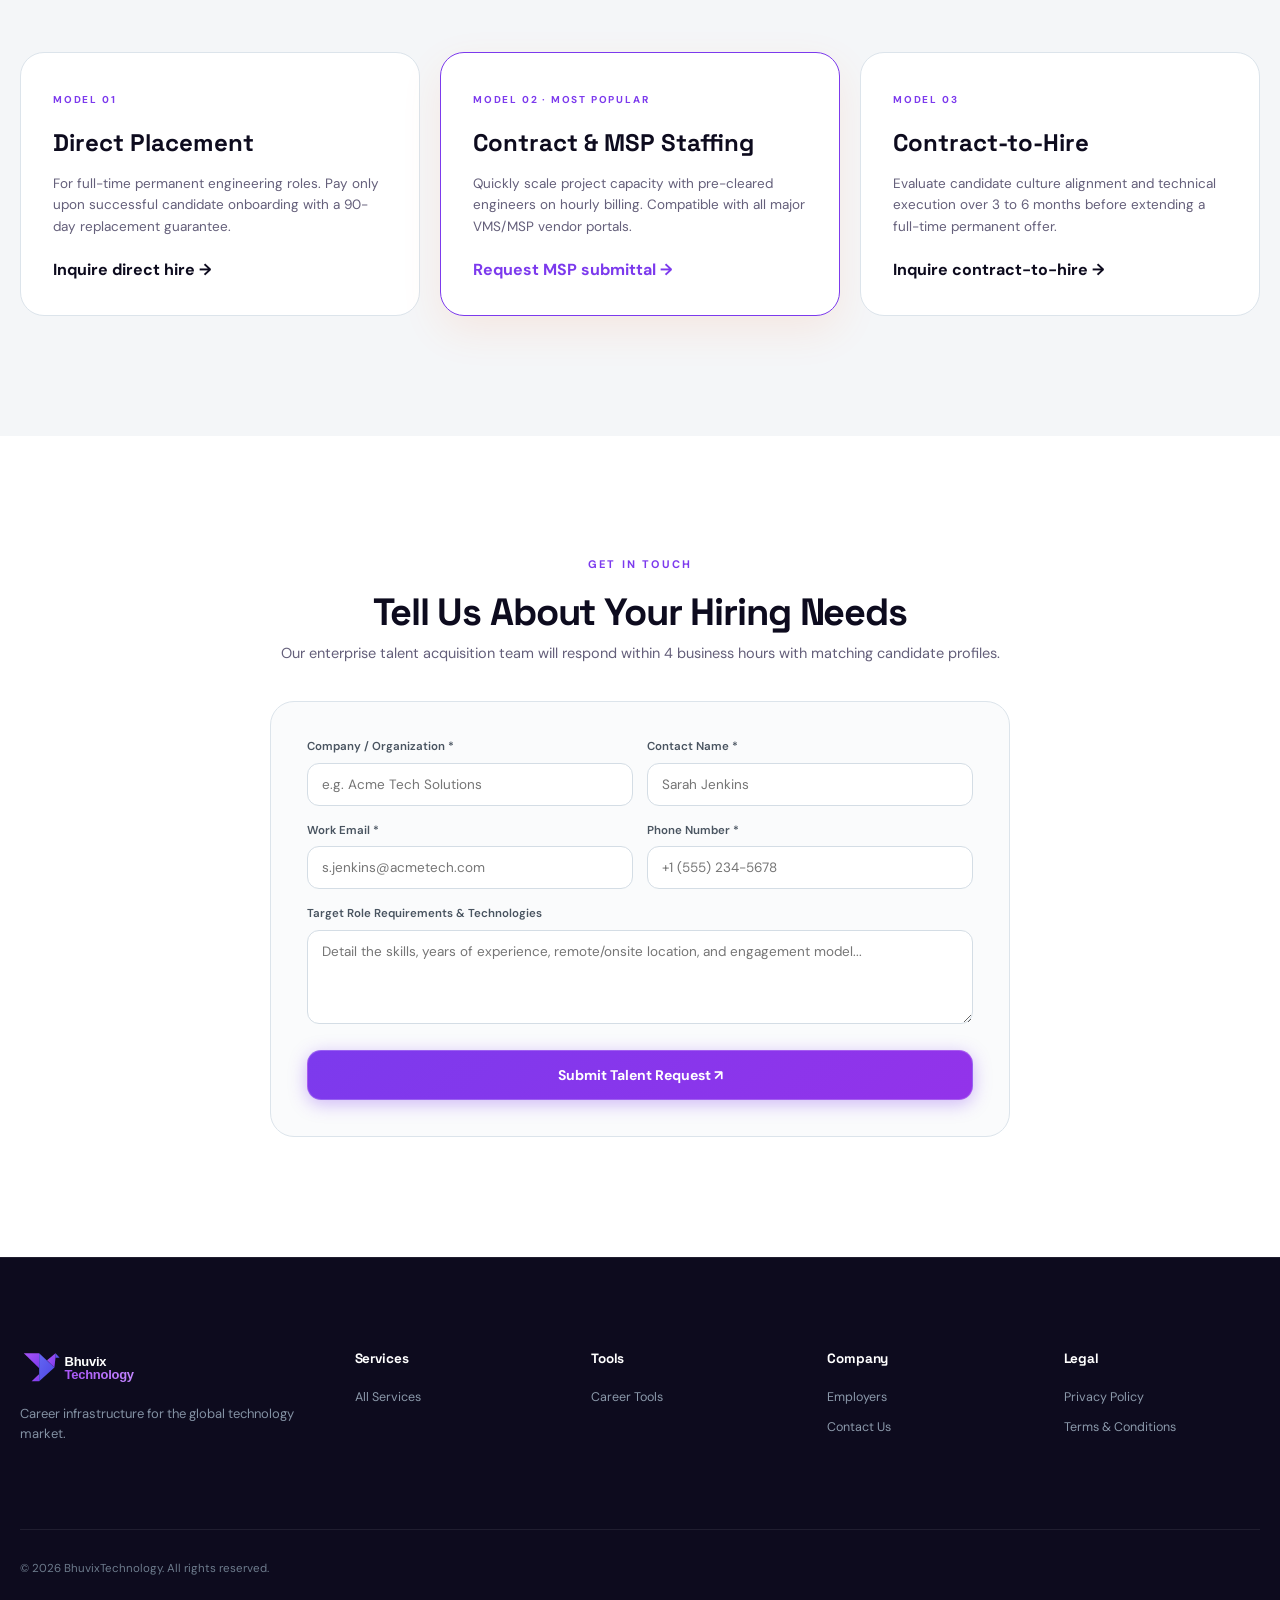
<file: employers.html>
<!DOCTYPE html>
<html lang="en">
<head>
  <meta charset="utf-8">
  <meta name="viewport" content="width=device-width, initial-scale=1">
  <title>For Employers &amp; Staffing Partners — BhuvixTechnology</title>
  <meta name="description" content="Hire pre-vetted tech talent. BhuvixTechnology connects enterprise employers and MSP staffing networks with top software engineers, cloud architects, and data professionals.">
  <link rel="icon" href="assets/logo.svg" type="image/svg+xml">
  <link rel="stylesheet" href="css/style.css">
</head>
<body>
  <svg style="position:absolute;width:0;height:0" aria-hidden="true">
    <defs>
      <filter id="goo">
        <feGaussianBlur in="SourceGraphic" result="blur" stdDeviation="6"></feGaussianBlur>
        <feColorMatrix in="blur" mode="matrix" values="1 0 0 0 0  0 1 0 0 0  0 0 1 0 0  0 0 0 21 -7" result="goo"></feColorMatrix>
        <feBlend in2="goo" in="SourceGraphic" result="mix"></feBlend>
      </filter>
    </defs>
  </svg>

  <nav class="nav">
    <a class="brand" href="index.html">
      <img src="assets/logo-horizontal.svg" alt="BhuvixTechnology">
    </a>
    <div class="links">
      <a href="index.html">Home</a>
      <div class="navItem">
        <button type="button">Services <span class="navChev">⌄</span></button>
        <div class="navDropdown">
          <a href="services.html#career-strategy">Career Strategy &amp; Planning <small>STRATEGY</small></a>
          <a href="services.html#resume-rebranding">Resume Rebranding &amp; ATS <small>RESUME</small></a>
          <a href="services.html#linkedin-rebranding">LinkedIn Profile Rebranding <small>LINKEDIN</small></a>
          <a href="services.html#skill-development">Skill Development <small>SKILLS</small></a>
          <a href="services.html#interview-prep">Interview Preparation <small>INTERVIEW</small></a>
          <a href="services.html#job-campaign">Custom Job Campaigns <small>CAMPAIGN</small></a>
          <a href="services.html#placement-support">US Placement Support <small>PLACEMENT</small></a>
        </div>
      </div>
      <div class="navItem">
        <button type="button">Tools <span class="navChev">⌄</span></button>
        <div class="navDropdown">
          <a href="tools.html#resume-analyzer">Resume Analyzer <small>RESUME</small></a>
          <a href="tools.html#linkedin-analyzer">LinkedIn Profile Analyzer <small>LINKEDIN</small></a>
          <a href="tools.html#job-match-score">Job Match Score <small>MATCH</small></a>
          <a href="tools.html#interview-readiness">Interview Readiness <small>READINESS</small></a>
        </div>
      </div>
      <a href="how-it-works.html">How It Works</a>
      <a href="employers.html" style="color:var(--ink); font-weight:700;">Employers</a>
      <a href="career-advice.html">Career Advice</a>
      <a href="blog.html">Blogs</a>
      <a href="privacy-policy.html">Privacy Policy</a>
    </div>
    <div style="display:flex;align-items:center;gap:10px">
      <a class="navcta openBookingModal" href="contact.html">
        <span class="blobBtnLabel">Hire Talent ↗</span>
      </a>
      <button type="button" class="navMobileToggle" aria-label="Toggle Menu"><span></span></button>
    </div>
  </nav>

  <div class="navMobilePanel">
    <a href="index.html">Home</a>
    <div class="navMobileGroup">
      <b>Services</b>
      <a href="services.html">All Services</a>
    </div>
    <a href="how-it-works.html">How It Works</a>
    <a href="employers.html">Employers</a>
    <a href="career-advice.html">Career Advice</a>
    <a href="blog.html">Blogs</a>
    <a href="contact.html">Contact Us</a>
  </div>

  <section class="pageHeader">
    <div class="grid"></div>
    <div class="glow"></div>
    <div class="wrap">
      <div class="breadcrumbs">
        <a href="index.html">Home</a>
        <span>/</span>
        <span style="color:var(--ink); font-weight:600;">Employers</span>
      </div>
      <div class="eyebrow"><i></i> Talent Partner</div>
      <h1>Top tech talent.<br>Pre-vetted and ready to perform.</h1>
      <p class="lead">Accelerate your technical hiring with thoroughly vetted software engineers, cloud architects, and data engineers prepared specifically for US enterprise standards.</p>
      <div class="actions">
        <a class="primary openBookingModal" href="contact.html">
          <span class="blobBtnLabel">Request Candidate Pipeline ↗</span>
        </a>
        <a class="secondary" href="#hiring-models">View Hiring Models</a>
      </div>
    </div>
  </section>

  <!-- Employer Value Propositions -->
  <section class="section white">
    <div class="wrap">
      <div class="head">
        <div>
          <div class="kicker">Why Partner With Bhuvix</div>
          <h2 class="title">Reduce time-to-hire by 60%.</h2>
        </div>
        <p class="copy">Every candidate we represent has undergone technical vetting, code reviews, and communication benchmarking before submission.</p>
      </div>

      <div style="display:grid; grid-template-columns:repeat(3, 1fr); gap:20px;">
        <div style="border:1px solid #dce4eb; border-radius:24px; padding:32px; background:#fafbfc;">
          <strong style="font-family:var(--font-heading); font-size:20px; display:block; margin-bottom:10px;">Rigorous Technical Vetting</strong>
          <p style="font-size:13.5px; color:var(--muted); line-height:1.6;">Hands-on coding challenges and system architecture reviews ensure candidates deliver real production value from Day 1.</p>
        </div>

        <div style="border:1px solid #dce4eb; border-radius:24px; padding:32px; background:#fafbfc;">
          <strong style="font-family:var(--font-heading); font-size:20px; display:block; margin-bottom:10px;">E-Verify &amp; Full Compliance</strong>
          <p style="font-size:13.5px; color:var(--muted); line-height:1.6;">Authorized E-Verify employer agent adhering to all U.S. Department of Homeland Security and SSA employment eligibility rules.</p>
        </div>

        <div style="border:1px solid #dce4eb; border-radius:24px; padding:32px; background:#fafbfc;">
          <strong style="font-family:var(--font-heading); font-size:20px; display:block; margin-bottom:10px;">Flexible Staffing Models</strong>
          <p style="font-size:13.5px; color:var(--muted); line-height:1.6;">Contract (C2C / W2), Contract-to-Hire, and Direct Placement options tailored to your company's vendor management guidelines.</p>
        </div>
      </div>
    </div>
  </section>

  <!-- Hiring Models -->
  <section id="hiring-models" class="section" style="background:#f4f6f8;">
    <div class="wrap">
      <div class="head">
        <div>
          <div class="kicker">Engagement Models</div>
          <h2 class="title">Tailored for enterprises &amp; MSPs.</h2>
        </div>
      </div>

      <div style="display:grid; grid-template-columns:repeat(3, 1fr); gap:20px;">
        <div style="background:#fff; border:1px solid #dce4eb; border-radius:24px; padding:32px;">
          <span style="font-size:10px; letter-spacing:0.18em; font-weight:700; color:var(--primary);">MODEL 01</span>
          <h3 style="font-family:var(--font-heading); font-size:24px; margin:14px 0 10px;">Direct Placement</h3>
          <p style="color:var(--muted); font-size:13.5px; line-height:1.6; margin-bottom:20px;">For full-time permanent engineering roles. Pay only upon successful candidate onboarding with a 90-day replacement guarantee.</p>
          <a class="openBookingModal" href="contact.html" style="font-weight:700; color:var(--ink);">Inquire direct hire →</a>
        </div>

        <div style="background:#fff; border:1.5px solid var(--primary); border-radius:24px; padding:32px; box-shadow:0 15px 40px rgba(255,107,44,0.1);">
          <span style="font-size:10px; letter-spacing:0.18em; font-weight:700; color:var(--primary);">MODEL 02 · MOST POPULAR</span>
          <h3 style="font-family:var(--font-heading); font-size:24px; margin:14px 0 10px;">Contract &amp; MSP Staffing</h3>
          <p style="color:var(--muted); font-size:13.5px; line-height:1.6; margin-bottom:20px;">Quickly scale project capacity with pre-cleared engineers on hourly billing. Compatible with all major VMS/MSP vendor portals.</p>
          <a class="openBookingModal" href="contact.html" style="font-weight:700; color:var(--primary);">Request MSP submittal →</a>
        </div>

        <div style="background:#fff; border:1px solid #dce4eb; border-radius:24px; padding:32px;">
          <span style="font-size:10px; letter-spacing:0.18em; font-weight:700; color:var(--primary);">MODEL 03</span>
          <h3 style="font-family:var(--font-heading); font-size:24px; margin:14px 0 10px;">Contract-to-Hire</h3>
          <p style="color:var(--muted); font-size:13.5px; line-height:1.6; margin-bottom:20px;">Evaluate candidate culture alignment and technical execution over 3 to 6 months before extending a full-time permanent offer.</p>
          <a class="openBookingModal" href="contact.html" style="font-weight:700; color:var(--ink);">Inquire contract-to-hire →</a>
        </div>
      </div>
    </div>
  </section>

  <!-- Employer Contact Form -->
  <section class="section white">
    <div class="wrap" style="max-width:740px;">
      <div style="text-align:center; margin-bottom:36px;">
        <div class="kicker">Get In Touch</div>
        <h2 style="font-family:var(--font-heading); font-size:38px; letter-spacing:-0.03em;">Tell Us About Your Hiring Needs</h2>
        <p style="color:var(--muted); font-size:14.5px;">Our enterprise talent acquisition team will respond within 4 business hours with matching candidate profiles.</p>
      </div>

      <form class="modalForm" style="background:#fafbfc; border:1px solid #dce4eb; border-radius:24px; padding:36px;">
        <div class="formRow">
          <div class="formGroup">
            <label>Company / Organization *</label>
            <input type="text" required placeholder="e.g. Acme Tech Solutions">
          </div>
          <div class="formGroup">
            <label>Contact Name *</label>
            <input type="text" required placeholder="Sarah Jenkins">
          </div>
        </div>

        <div class="formRow">
          <div class="formGroup">
            <label>Work Email *</label>
            <input type="email" required placeholder="s.jenkins@acmetech.com">
          </div>
          <div class="formGroup">
            <label>Phone Number *</label>
            <input type="tel" required placeholder="+1 (555) 234-5678">
          </div>
        </div>

        <div class="formGroup">
          <label>Target Role Requirements &amp; Technologies</label>
          <textarea rows="4" placeholder="Detail the skills, years of experience, remote/onsite location, and engagement model..."></textarea>
        </div>

        <button type="submit" class="primary" style="margin-top:10px;">
          <span class="blobBtnLabel">Submit Talent Request ↗</span>
        </button>
      </form>
    </div>
  </section>

  <!-- Footer -->
  <footer class="siteFooter">
    <div class="wrap">
      <div class="footerTop">
        <div class="footerBrand">
          <a class="brand" href="index.html">
            <img src="assets/logo-horizontal-white.svg" alt="BhuvixTechnology">
          </a>
          <p>Career infrastructure for the global technology market.</p>
        </div>
        <div class="footerCol">
          <b>Services</b>
          <a href="services.html">All Services</a>
        </div>
        <div class="footerCol">
          <b>Tools</b>
          <a href="tools.html">Career Tools</a>
        </div>
        <div class="footerCol">
          <b>Company</b>
          <a href="employers.html">Employers</a>
          <a href="contact.html">Contact Us</a>
        </div>
        <div class="footerCol">
          <b>Legal</b>
          <a href="privacy-policy.html">Privacy Policy</a>
          <a href="terms-conditions.html">Terms &amp; Conditions</a>
        </div>
      </div>
      <div class="footerBottom">
        <span>© 2026 BhuvixTechnology. All rights reserved.</span>
      </div>
    </div>
  </footer>

  <script src="js/main.js"></script>
</body>
</html>
</file>
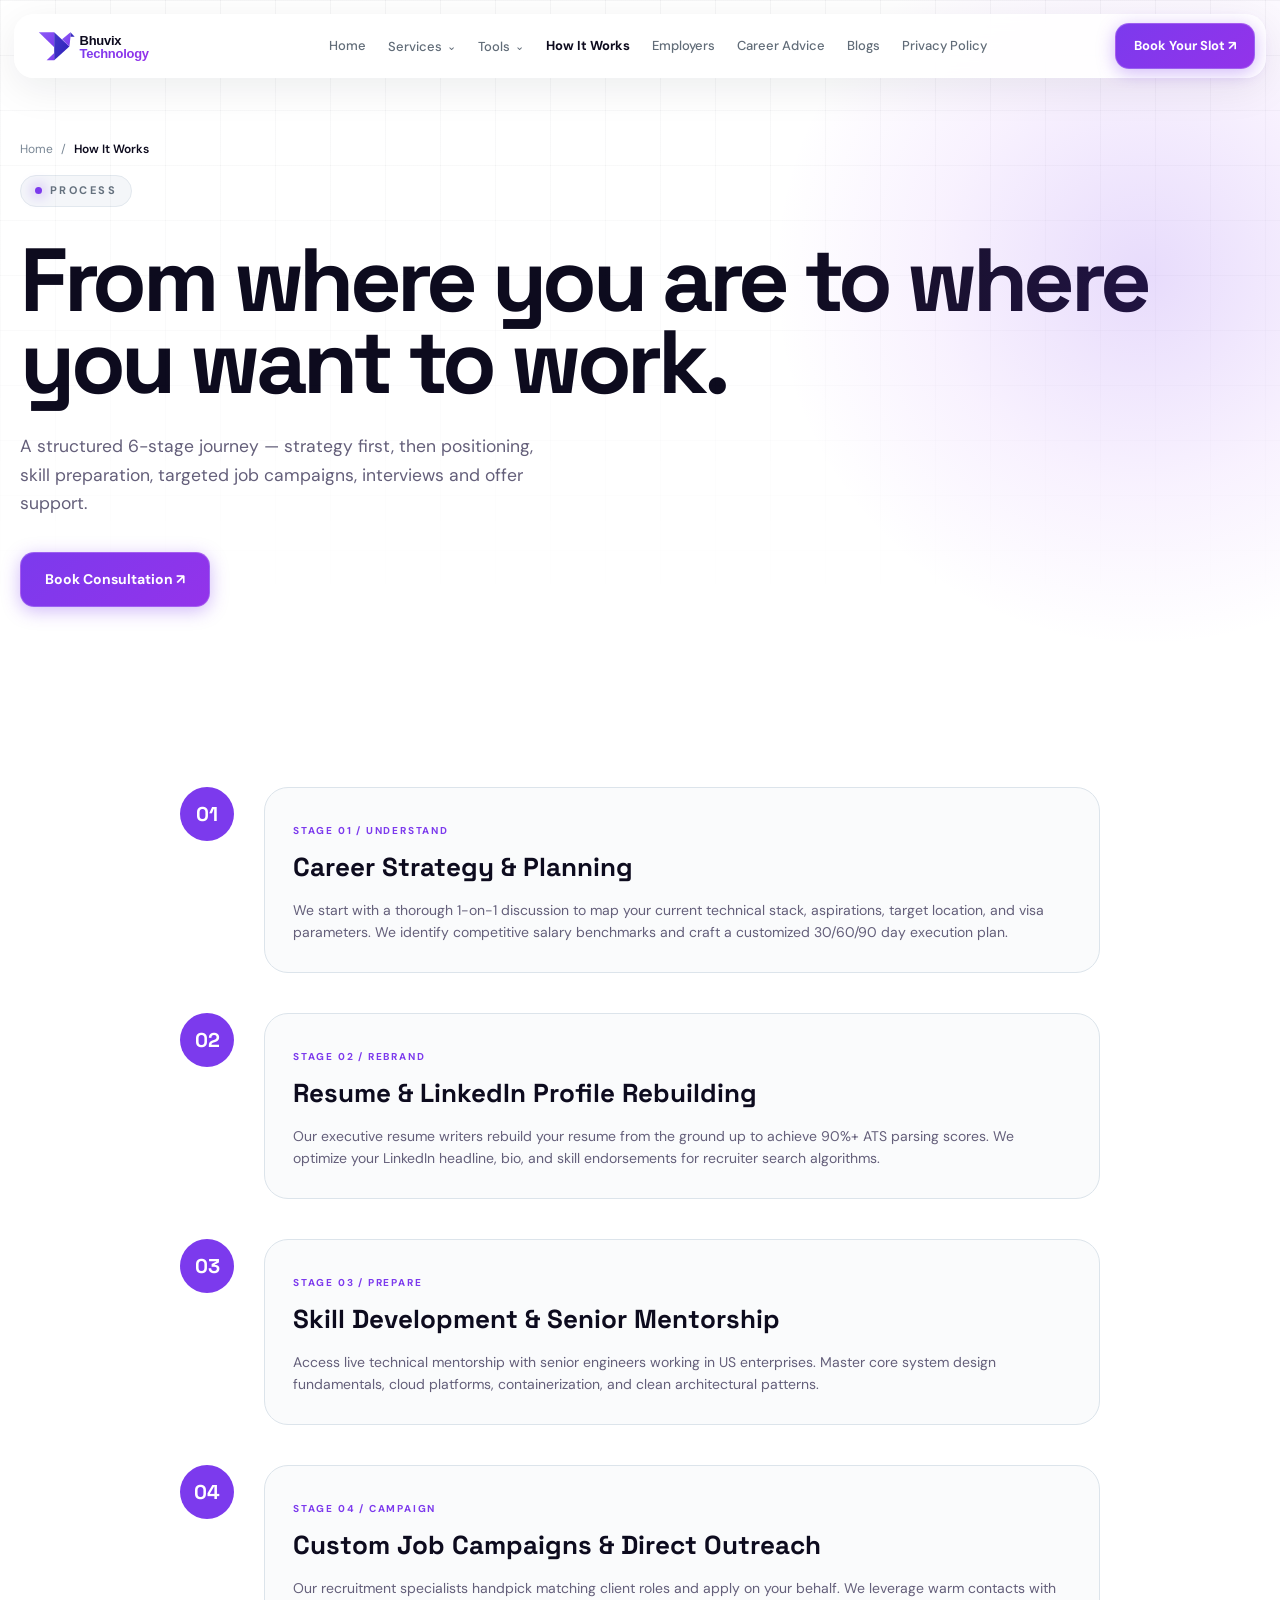
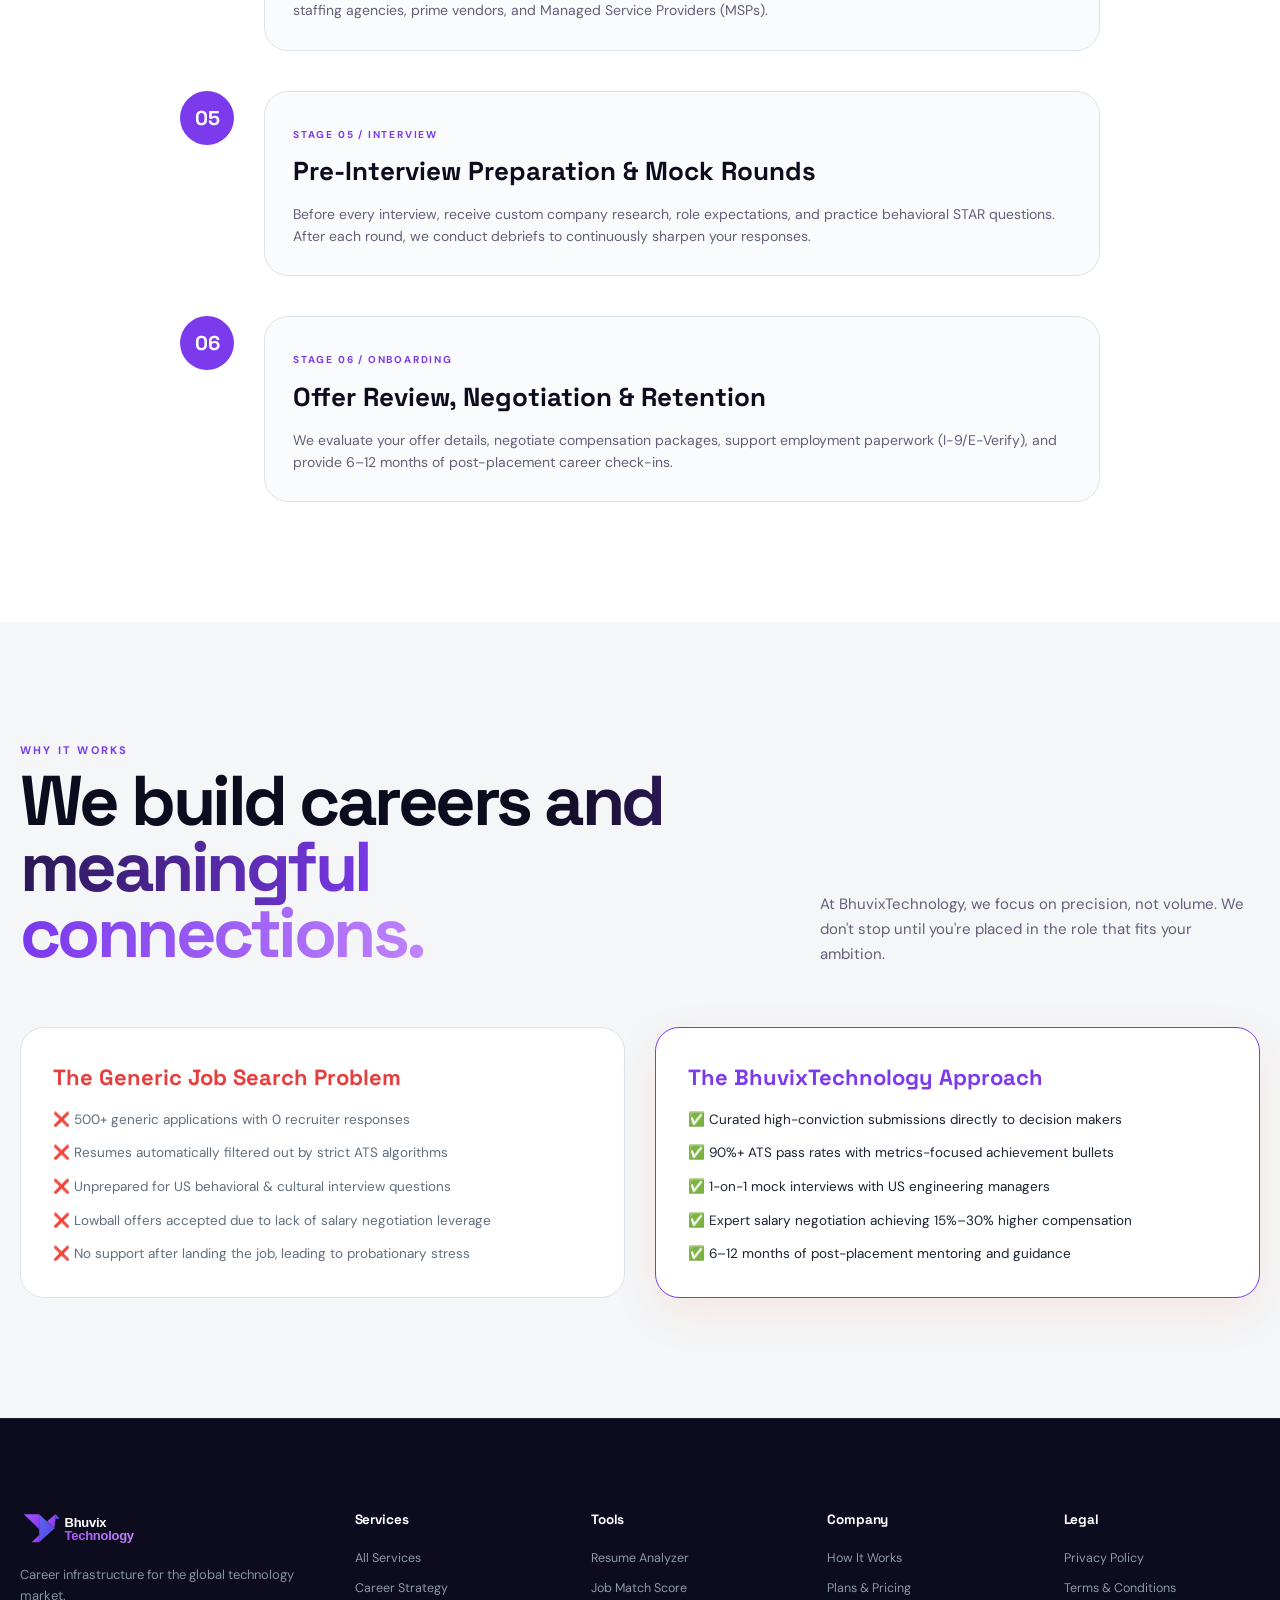
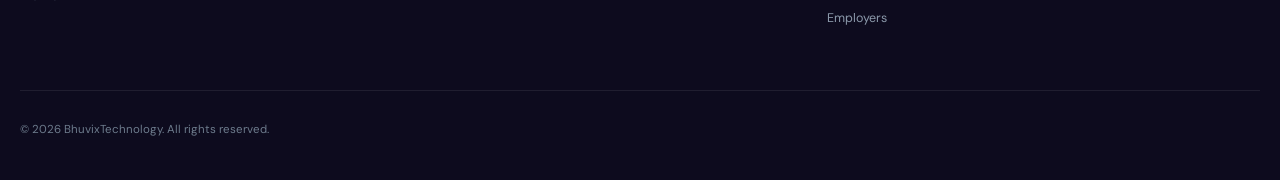
<file: how-it-works.html>
<!DOCTYPE html>
<html lang="en">
<head>
  <meta charset="utf-8">
  <meta name="viewport" content="width=device-width, initial-scale=1">
  <title>How It Works — BhuvixTechnology</title>
  <meta name="description" content="The complete BhuvixTechnology journey — understand, rebrand, prepare, campaign, interview and onboard — explained step by step.">
  <link rel="icon" href="assets/logo.svg" type="image/svg+xml">
  <link rel="stylesheet" href="css/style.css">
</head>
<body>
  <svg style="position:absolute;width:0;height:0" aria-hidden="true">
    <defs>
      <filter id="goo">
        <feGaussianBlur in="SourceGraphic" result="blur" stdDeviation="6"></feGaussianBlur>
        <feColorMatrix in="blur" mode="matrix" values="1 0 0 0 0  0 1 0 0 0  0 0 1 0 0  0 0 0 21 -7" result="goo"></feColorMatrix>
        <feBlend in2="goo" in="SourceGraphic" result="mix"></feBlend>
      </filter>
    </defs>
  </svg>

  <nav class="nav">
    <a class="brand" href="index.html">
      <img src="assets/logo-horizontal.svg" alt="BhuvixTechnology">
    </a>
    <div class="links">
      <a href="index.html">Home</a>
      <div class="navItem">
        <button type="button">Services <span class="navChev">⌄</span></button>
        <div class="navDropdown">
          <a href="services.html#career-strategy">Career Strategy &amp; Planning <small>STRATEGY</small></a>
          <a href="services.html#resume-rebranding">Resume Rebranding &amp; ATS <small>RESUME</small></a>
          <a href="services.html#linkedin-rebranding">LinkedIn Profile Rebranding <small>LINKEDIN</small></a>
          <a href="services.html#skill-development">Skill Development <small>SKILLS</small></a>
          <a href="services.html#interview-prep">Interview Preparation <small>INTERVIEW</small></a>
          <a href="services.html#job-campaign">Custom Job Campaigns <small>CAMPAIGN</small></a>
          <a href="services.html#placement-support">US Placement Support <small>PLACEMENT</small></a>
        </div>
      </div>
      <div class="navItem">
        <button type="button">Tools <span class="navChev">⌄</span></button>
        <div class="navDropdown">
          <a href="tools.html#resume-analyzer">Resume Analyzer <small>RESUME</small></a>
          <a href="tools.html#linkedin-analyzer">LinkedIn Profile Analyzer <small>LINKEDIN</small></a>
          <a href="tools.html#job-match-score">Job Match Score <small>MATCH</small></a>
          <a href="tools.html#interview-readiness">Interview Readiness <small>READINESS</small></a>
        </div>
      </div>
      <a href="how-it-works.html" style="color:var(--ink); font-weight:700;">How It Works</a>
      <a href="employers.html">Employers</a>
      <a href="career-advice.html">Career Advice</a>
      <a href="blog.html">Blogs</a>
      <a href="privacy-policy.html">Privacy Policy</a>
    </div>
    <div style="display:flex;align-items:center;gap:10px">
      <a class="navcta openBookingModal" href="contact.html">
        <span class="blobBtnLabel">Book Your Slot ↗</span>
      </a>
      <button type="button" class="navMobileToggle" aria-label="Toggle Menu"><span></span></button>
    </div>
  </nav>

  <div class="navMobilePanel">
    <a href="index.html">Home</a>
    <div class="navMobileGroup">
      <b>Services</b>
      <a href="services.html">All Services</a>
    </div>
    <a href="how-it-works.html">How It Works</a>
    <a href="employers.html">Employers</a>
    <a href="career-advice.html">Career Advice</a>
    <a href="blog.html">Blogs</a>
    <a href="contact.html">Contact Us</a>
  </div>

  <section class="pageHeader">
    <div class="grid"></div>
    <div class="glow"></div>
    <div class="wrap">
      <div class="breadcrumbs">
        <a href="index.html">Home</a>
        <span>/</span>
        <span style="color:var(--ink); font-weight:600;">How It Works</span>
      </div>
      <div class="eyebrow"><i></i> Process</div>
      <h1>From where you are to where you want to work.</h1>
      <p class="lead">A structured 6-stage journey — strategy first, then positioning, skill preparation, targeted job campaigns, interviews and offer support.</p>
      <div class="actions">
        <a class="primary openBookingModal" href="contact.html">
          <span class="blobBtnLabel">Book Consultation ↗</span>
        </a>
      </div>
    </div>
  </section>

  <!-- 6-Stage Journey Timeline -->
  <section class="section white">
    <div class="wrap" style="max-width:920px;">
      <div style="display:flex; flex-direction:column; gap:40px; position:relative;">
        
        <div style="display:flex; gap:30px; align-items:flex-start;">
          <div style="width:54px; height:54px; border-radius:50%; background:var(--primary); color:#fff; display:grid; place-items:center; font-family:var(--font-heading); font-size:20px; font-weight:700; flex:none;">01</div>
          <div style="background:#fafbfc; border:1px solid #dce4eb; border-radius:24px; padding:28px; flex:1;">
            <span style="font-size:10px; letter-spacing:0.18em; font-weight:700; color:var(--primary);">STAGE 01 / UNDERSTAND</span>
            <h3 style="font-family:var(--font-heading); font-size:26px; margin:6px 0 10px;">Career Strategy &amp; Planning</h3>
            <p style="color:var(--muted); font-size:14px; line-height:1.6;">We start with a thorough 1-on-1 discussion to map your current technical stack, aspirations, target location, and visa parameters. We identify competitive salary benchmarks and craft a customized 30/60/90 day execution plan.</p>
          </div>
        </div>

        <div style="display:flex; gap:30px; align-items:flex-start;">
          <div style="width:54px; height:54px; border-radius:50%; background:var(--primary); color:#fff; display:grid; place-items:center; font-family:var(--font-heading); font-size:20px; font-weight:700; flex:none;">02</div>
          <div style="background:#fafbfc; border:1px solid #dce4eb; border-radius:24px; padding:28px; flex:1;">
            <span style="font-size:10px; letter-spacing:0.18em; font-weight:700; color:var(--primary);">STAGE 02 / REBRAND</span>
            <h3 style="font-family:var(--font-heading); font-size:26px; margin:6px 0 10px;">Resume &amp; LinkedIn Profile Rebuilding</h3>
            <p style="color:var(--muted); font-size:14px; line-height:1.6;">Our executive resume writers rebuild your resume from the ground up to achieve 90%+ ATS parsing scores. We optimize your LinkedIn headline, bio, and skill endorsements for recruiter search algorithms.</p>
          </div>
        </div>

        <div style="display:flex; gap:30px; align-items:flex-start;">
          <div style="width:54px; height:54px; border-radius:50%; background:var(--primary); color:#fff; display:grid; place-items:center; font-family:var(--font-heading); font-size:20px; font-weight:700; flex:none;">03</div>
          <div style="background:#fafbfc; border:1px solid #dce4eb; border-radius:24px; padding:28px; flex:1;">
            <span style="font-size:10px; letter-spacing:0.18em; font-weight:700; color:var(--primary);">STAGE 03 / PREPARE</span>
            <h3 style="font-family:var(--font-heading); font-size:26px; margin:6px 0 10px;">Skill Development &amp; Senior Mentorship</h3>
            <p style="color:var(--muted); font-size:14px; line-height:1.6;">Access live technical mentorship with senior engineers working in US enterprises. Master core system design fundamentals, cloud platforms, containerization, and clean architectural patterns.</p>
          </div>
        </div>

        <div style="display:flex; gap:30px; align-items:flex-start;">
          <div style="width:54px; height:54px; border-radius:50%; background:var(--primary); color:#fff; display:grid; place-items:center; font-family:var(--font-heading); font-size:20px; font-weight:700; flex:none;">04</div>
          <div style="background:#fafbfc; border:1px solid #dce4eb; border-radius:24px; padding:28px; flex:1;">
            <span style="font-size:10px; letter-spacing:0.18em; font-weight:700; color:var(--primary);">STAGE 04 / CAMPAIGN</span>
            <h3 style="font-family:var(--font-heading); font-size:26px; margin:6px 0 10px;">Custom Job Campaigns &amp; Direct Outreach</h3>
            <p style="color:var(--muted); font-size:14px; line-height:1.6;">Our recruitment specialists handpick matching client roles and apply on your behalf. We leverage warm contacts with staffing agencies, prime vendors, and Managed Service Providers (MSPs).</p>
          </div>
        </div>

        <div style="display:flex; gap:30px; align-items:flex-start;">
          <div style="width:54px; height:54px; border-radius:50%; background:var(--primary); color:#fff; display:grid; place-items:center; font-family:var(--font-heading); font-size:20px; font-weight:700; flex:none;">05</div>
          <div style="background:#fafbfc; border:1px solid #dce4eb; border-radius:24px; padding:28px; flex:1;">
            <span style="font-size:10px; letter-spacing:0.18em; font-weight:700; color:var(--primary);">STAGE 05 / INTERVIEW</span>
            <h3 style="font-family:var(--font-heading); font-size:26px; margin:6px 0 10px;">Pre-Interview Preparation &amp; Mock Rounds</h3>
            <p style="color:var(--muted); font-size:14px; line-height:1.6;">Before every interview, receive custom company research, role expectations, and practice behavioral STAR questions. After each round, we conduct debriefs to continuously sharpen your responses.</p>
          </div>
        </div>

        <div style="display:flex; gap:30px; align-items:flex-start;">
          <div style="width:54px; height:54px; border-radius:50%; background:var(--primary); color:#fff; display:grid; place-items:center; font-family:var(--font-heading); font-size:20px; font-weight:700; flex:none;">06</div>
          <div style="background:#fafbfc; border:1px solid #dce4eb; border-radius:24px; padding:28px; flex:1;">
            <span style="font-size:10px; letter-spacing:0.18em; font-weight:700; color:var(--primary);">STAGE 06 / ONBOARDING</span>
            <h3 style="font-family:var(--font-heading); font-size:26px; margin:6px 0 10px;">Offer Review, Negotiation &amp; Retention</h3>
            <p style="color:var(--muted); font-size:14px; line-height:1.6;">We evaluate your offer details, negotiate compensation packages, support employment paperwork (I-9/E-Verify), and provide 6–12 months of post-placement career check-ins.</p>
          </div>
        </div>

      </div>
    </div>
  </section>

  <!-- Why It Works Section -->
  <section class="section" style="background:#f4f6f8;">
    <div class="wrap">
      <div class="head">
        <div>
          <div class="kicker">Why It Works</div>
          <h2 class="title">We build careers <span class="grad">and meaningful connections.</span></h2>
        </div>
        <p class="copy">At BhuvixTechnology, we focus on precision, not volume. We don't stop until you're placed in the role that fits your ambition.</p>
      </div>

      <div style="display:grid; grid-template-columns:1fr 1fr; gap:30px;">
        <div style="background:#fff; border:1px solid #dce4eb; border-radius:24px; padding:32px;">
          <h3 style="font-family:var(--font-heading); font-size:22px; color:#e53e3e; margin-bottom:14px;">The Generic Job Search Problem</h3>
          <ul style="list-style:none; display:flex; flex-direction:column; gap:12px; font-size:13.5px; color:#606f7e;">
            <li>❌ 500+ generic applications with 0 recruiter responses</li>
            <li>❌ Resumes automatically filtered out by strict ATS algorithms</li>
            <li>❌ Unprepared for US behavioral &amp; cultural interview questions</li>
            <li>❌ Lowball offers accepted due to lack of salary negotiation leverage</li>
            <li>❌ No support after landing the job, leading to probationary stress</li>
          </ul>
        </div>

        <div style="background:#fff; border:1.5px solid var(--primary); border-radius:24px; padding:32px; box-shadow:0 15px 45px rgba(255,107,44,0.1);">
          <h3 style="font-family:var(--font-heading); font-size:22px; color:var(--primary); margin-bottom:14px;">The BhuvixTechnology Approach</h3>
          <ul style="list-style:none; display:flex; flex-direction:column; gap:12px; font-size:13.5px; color:#1a2332;">
            <li>✅ Curated high-conviction submissions directly to decision makers</li>
            <li>✅ 90%+ ATS pass rates with metrics-focused achievement bullets</li>
            <li>✅ 1-on-1 mock interviews with US engineering managers</li>
            <li>✅ Expert salary negotiation achieving 15%–30% higher compensation</li>
            <li>✅ 6–12 months of post-placement mentoring and guidance</li>
          </ul>
        </div>
      </div>
    </div>
  </section>

  <!-- Footer -->
  <footer class="siteFooter">
    <div class="wrap">
      <div class="footerTop">
        <div class="footerBrand">
          <a class="brand" href="index.html">
            <img src="assets/logo-horizontal-white.svg" alt="BhuvixTechnology">
          </a>
          <p>Career infrastructure for the global technology market.</p>
        </div>
        <div class="footerCol">
          <b>Services</b>
          <a href="services.html">All Services</a>
          <a href="services.html#career-strategy">Career Strategy</a>
        </div>
        <div class="footerCol">
          <b>Tools</b>
          <a href="tools.html#resume-analyzer">Resume Analyzer</a>
          <a href="tools.html#job-match-score">Job Match Score</a>
        </div>
        <div class="footerCol">
          <b>Company</b>
          <a href="how-it-works.html">How It Works</a>
          <a href="plans.html">Plans &amp; Pricing</a>
          <a href="employers.html">Employers</a>
        </div>
        <div class="footerCol">
          <b>Legal</b>
          <a href="privacy-policy.html">Privacy Policy</a>
          <a href="terms-conditions.html">Terms &amp; Conditions</a>
        </div>
      </div>
      <div class="footerBottom">
        <span>© 2026 BhuvixTechnology. All rights reserved.</span>
      </div>
    </div>
  </footer>

  <!-- Booking Modal -->
  <div id="bookingModal" class="modalBackdrop">
    <div class="modalBox">
      <button type="button" class="modalClose">×</button>
      <h3 class="modalTitle">Book Your Strategy Session</h3>
      <p class="modalSub">Connect 1-on-1 with a senior US career advisor from BhuvixTechnology.</p>
      <form id="bookingForm" class="modalForm">
        <div class="formRow">
          <div class="formGroup">
            <label>Full Name *</label>
            <input type="text" name="name" required placeholder="John Doe">
          </div>
          <div class="formGroup">
            <label>Target Tech Role *</label>
            <input type="text" name="role" required placeholder="e.g. Full Stack / Software Engineer">
          </div>
        </div>

        <div class="formRow">
          <div class="formGroup">
            <label>Email Address *</label>
            <input type="email" name="email" required placeholder="john@example.com">
          </div>
          <div class="formGroup">
            <label>Country *</label>
            <select name="country" required>
              <option value="US" selected>🇺🇸 United States (+1)</option>
              <option value="CA">🇨🇦 Canada (+1)</option>
              <option value="GB">🇬🇧 United Kingdom (+44)</option>
              <option value="AE">🇦🇪 United Arab Emirates (+971)</option>
              <option value="IN">🇮🇳 India (+91)</option>
              <option value="OTHER">🌍 Other International</option>
            </select>
          </div>
        </div>

        <div class="formGroup">
          <div class="fieldLabelRow">
            <label>Phone / WhatsApp *</label>
            <span class="verifyStatus" id="phoneStatusBadge">Required</span>
          </div>
          <input type="tel" name="phone" required placeholder="+1 (555) 000-0000">
          <div id="phoneFormatHelp" style="font-size:11.5px; color:#64748b; margin-top:2px;">Format: 10-digit US number (e.g. +1 555 123 4567)</div>
        </div>

        <div class="formRow">
          <div class="formGroup">
            <label>Years of Experience</label>
            <select name="experience">
              <option>Fresh Graduate / Student (0–1 yr)</option>
              <option>Early Professional (1–3 yrs)</option>
              <option>Mid-Level (4–7 yrs)</option>
              <option>Senior / Lead (8+ yrs)</option>
            </select>
          </div>
          <div class="formGroup">
            <label>Preferred Time Slot *</label>
            <select name="slot">
              <option>Tomorrow · 10:00 AM – 11:00 AM</option>
              <option>Tomorrow · 02:00 PM – 03:00 PM</option>
              <option>Tomorrow · 06:00 PM – 07:00 PM</option>
              <option>This Weekend · 11:00 AM</option>
            </select>
          </div>
        </div>

        <div class="formGroup">
          <label>Career Goals / Notes (Optional)</label>
          <textarea name="notes" rows="3" placeholder="Tell us about your visa status (OPT/H-1B/Citizen/Other), target salary, or specific concerns..."></textarea>
        </div>

        <button type="submit" class="primary" style="margin-top:10px;">
          <span class="blobBtnLabel">Confirm My Session ↗</span>
        </button>
      </form>
      <div id="bookingSuccess" style="display:none;"></div>
    </div>
  </div>

  <script src="js/main.js"></script>
</body>
</html>
</file>
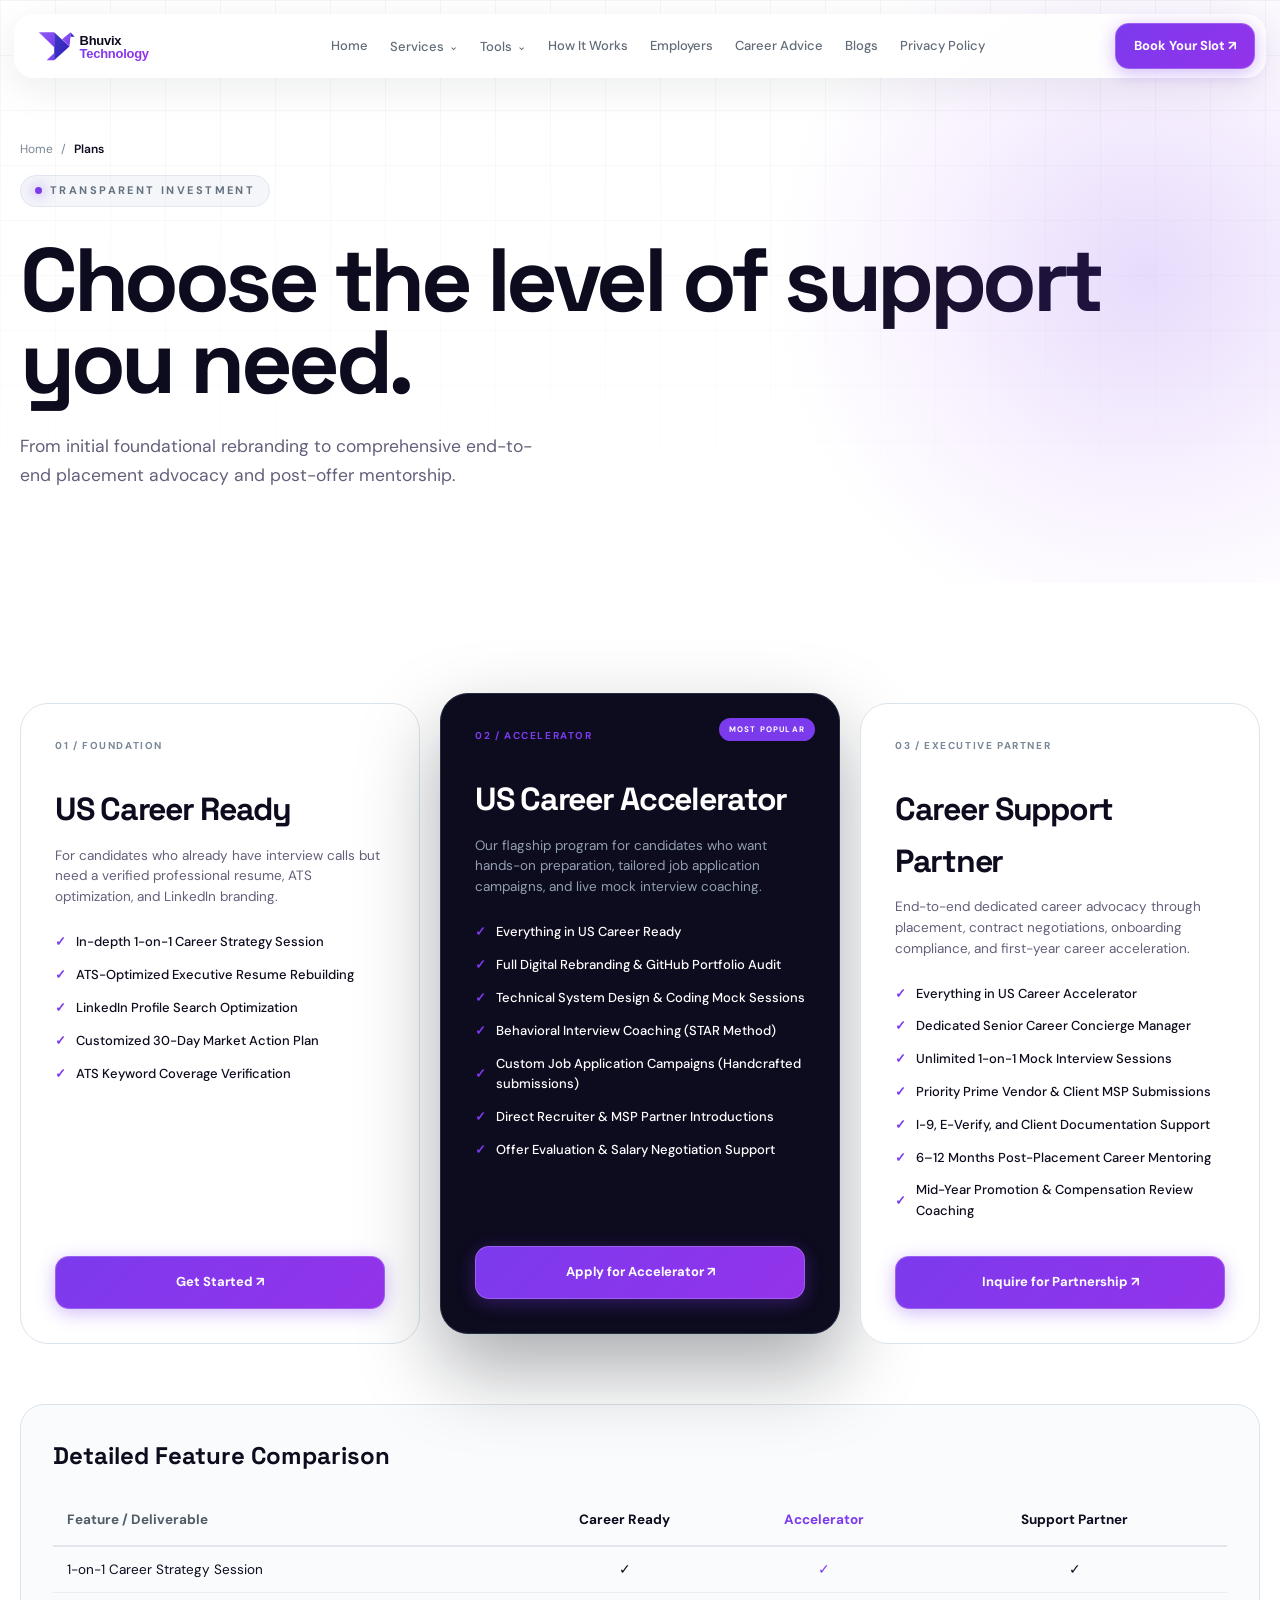
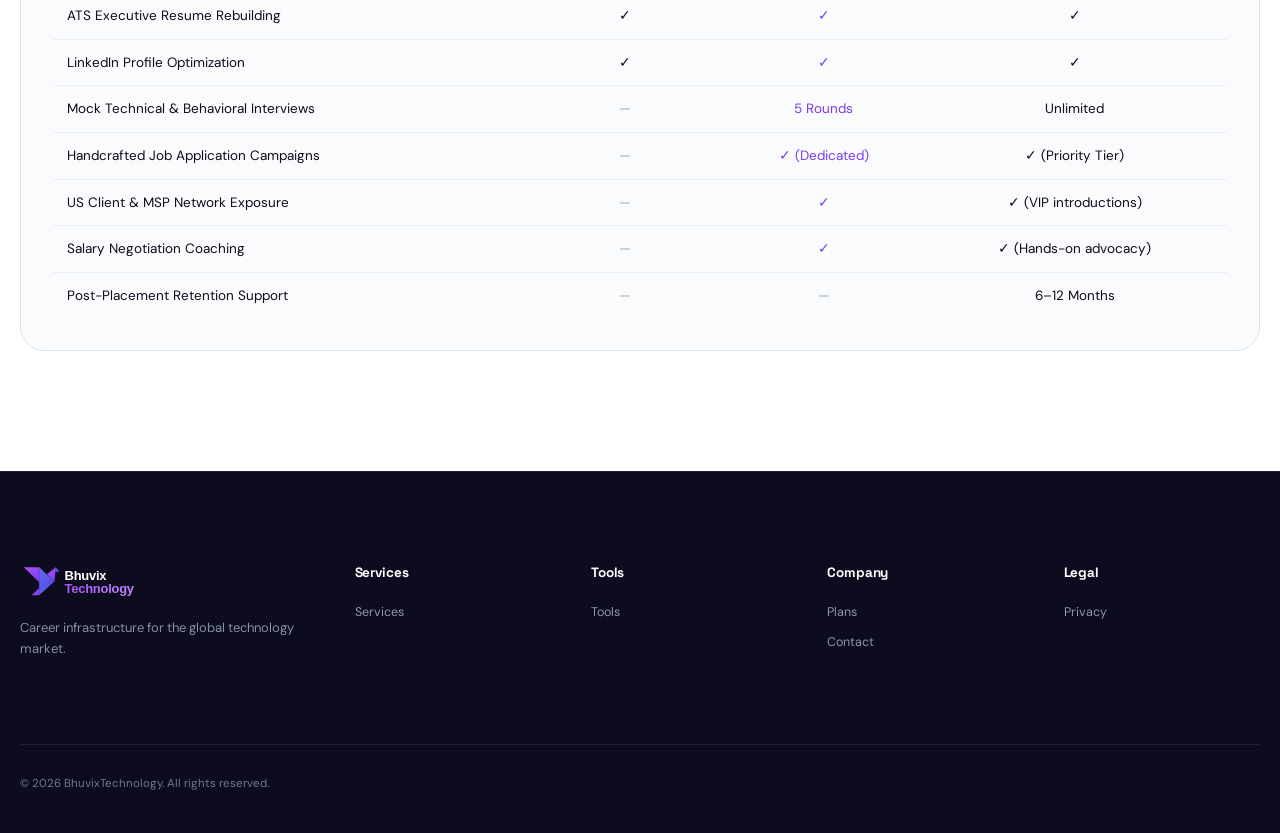
<file: plans.html>
<!DOCTYPE html>
<html lang="en">
<head>
  <meta charset="utf-8">
  <meta name="viewport" content="width=device-width, initial-scale=1">
  <title>Plans &amp; Support Levels — BhuvixTechnology</title>
  <meta name="description" content="Compare BhuvixTechnology support plans: US Career Ready, US Career Accelerator, and Career Support Partner. Transparent milestone-based career infrastructure.">
  <link rel="icon" href="assets/logo.svg" type="image/svg+xml">
  <link rel="stylesheet" href="css/style.css">
</head>
<body>
  <svg style="position:absolute;width:0;height:0" aria-hidden="true">
    <defs>
      <filter id="goo">
        <feGaussianBlur in="SourceGraphic" result="blur" stdDeviation="6"></feGaussianBlur>
        <feColorMatrix in="blur" mode="matrix" values="1 0 0 0 0  0 1 0 0 0  0 0 1 0 0  0 0 0 21 -7" result="goo"></feColorMatrix>
        <feBlend in2="goo" in="SourceGraphic" result="mix"></feBlend>
      </filter>
    </defs>
  </svg>

  <nav class="nav">
    <a class="brand" href="index.html">
      <img src="assets/logo-horizontal.svg" alt="BhuvixTechnology">
    </a>
    <div class="links">
      <a href="index.html">Home</a>
      <div class="navItem">
        <button type="button">Services <span class="navChev">⌄</span></button>
        <div class="navDropdown">
          <a href="services.html#career-strategy">Career Strategy &amp; Planning <small>STRATEGY</small></a>
          <a href="services.html#resume-rebranding">Resume Rebranding &amp; ATS <small>RESUME</small></a>
          <a href="services.html#linkedin-rebranding">LinkedIn Profile Rebranding <small>LINKEDIN</small></a>
          <a href="services.html#skill-development">Skill Development <small>SKILLS</small></a>
          <a href="services.html#interview-prep">Interview Preparation <small>INTERVIEW</small></a>
          <a href="services.html#job-campaign">Custom Job Campaigns <small>CAMPAIGN</small></a>
          <a href="services.html#placement-support">US Placement Support <small>PLACEMENT</small></a>
        </div>
      </div>
      <div class="navItem">
        <button type="button">Tools <span class="navChev">⌄</span></button>
        <div class="navDropdown">
          <a href="tools.html#resume-analyzer">Resume Analyzer <small>RESUME</small></a>
          <a href="tools.html#linkedin-analyzer">LinkedIn Profile Analyzer <small>LINKEDIN</small></a>
          <a href="tools.html#job-match-score">Job Match Score <small>MATCH</small></a>
          <a href="tools.html#interview-readiness">Interview Readiness <small>READINESS</small></a>
        </div>
      </div>
      <a href="how-it-works.html">How It Works</a>
      <a href="employers.html">Employers</a>
      <a href="career-advice.html">Career Advice</a>
      <a href="blog.html">Blogs</a>
      <a href="privacy-policy.html">Privacy Policy</a>
    </div>
    <div style="display:flex;align-items:center;gap:10px">
      <a class="navcta openBookingModal" href="contact.html">
        <span class="blobBtnLabel">Book Your Slot ↗</span>
      </a>
      <button type="button" class="navMobileToggle" aria-label="Toggle Menu"><span></span></button>
    </div>
  </nav>

  <div class="navMobilePanel">
    <a href="index.html">Home</a>
    <a href="services.html">Services</a>
    <a href="tools.html">Tools</a>
    <a href="how-it-works.html">How It Works</a>
    <a href="plans.html" style="font-weight:700;">Plans</a>
    <a href="contact.html">Contact Us</a>
  </div>

  <section class="pageHeader">
    <div class="grid"></div>
    <div class="glow"></div>
    <div class="wrap">
      <div class="breadcrumbs">
        <a href="index.html">Home</a>
        <span>/</span>
        <span style="color:var(--ink); font-weight:600;">Plans</span>
      </div>
      <div class="eyebrow"><i></i> Transparent Investment</div>
      <h1>Choose the level of support you need.</h1>
      <p class="lead">From initial foundational rebranding to comprehensive end-to-end placement advocacy and post-offer mentorship.</p>
    </div>
  </section>

  <!-- Plans Comparison Matrix -->
  <section class="section white">
    <div class="wrap">
      <div class="supportCards" style="margin-bottom:60px;">
        <article class="supportCard">
          <span>01 / FOUNDATION</span>
          <h3>US Career Ready</h3>
          <p>For candidates who already have interview calls but need a verified professional resume, ATS optimization, and LinkedIn branding.</p>
          <ul>
            <li>In-depth 1-on-1 Career Strategy Session</li>
            <li>ATS-Optimized Executive Resume Rebuilding</li>
            <li>LinkedIn Profile Search Optimization</li>
            <li>Customized 30-Day Market Action Plan</li>
            <li>ATS Keyword Coverage Verification</li>
          </ul>
          <a class="primary openBookingModal" href="contact.html" style="margin-top:auto;"><span class="blobBtnLabel">Get Started ↗</span></a>
        </article>

        <article class="supportCard featuredSupport">
          <b class="popularPill">MOST POPULAR</b>
          <span>02 / ACCELERATOR</span>
          <h3>US Career Accelerator</h3>
          <p>Our flagship program for candidates who want hands-on preparation, tailored job application campaigns, and live mock interview coaching.</p>
          <ul>
            <li>Everything in US Career Ready</li>
            <li>Full Digital Rebranding &amp; GitHub Portfolio Audit</li>
            <li>Technical System Design &amp; Coding Mock Sessions</li>
            <li>Behavioral Interview Coaching (STAR Method)</li>
            <li>Custom Job Application Campaigns (Handcrafted submissions)</li>
            <li>Direct Recruiter &amp; MSP Partner Introductions</li>
            <li>Offer Evaluation &amp; Salary Negotiation Support</li>
          </ul>
          <a class="primary openBookingModal" href="contact.html" style="margin-top:auto;"><span class="blobBtnLabel">Apply for Accelerator ↗</span></a>
        </article>

        <article class="supportCard">
          <span>03 / EXECUTIVE PARTNER</span>
          <h3>Career Support Partner</h3>
          <p>End-to-end dedicated career advocacy through placement, contract negotiations, onboarding compliance, and first-year career acceleration.</p>
          <ul>
            <li>Everything in US Career Accelerator</li>
            <li>Dedicated Senior Career Concierge Manager</li>
            <li>Unlimited 1-on-1 Mock Interview Sessions</li>
            <li>Priority Prime Vendor &amp; Client MSP Submissions</li>
            <li>I-9, E-Verify, and Client Documentation Support</li>
            <li>6–12 Months Post-Placement Career Mentoring</li>
            <li>Mid-Year Promotion &amp; Compensation Review Coaching</li>
          </ul>
          <a class="primary openBookingModal" href="contact.html" style="margin-top:auto;"><span class="blobBtnLabel">Inquire for Partnership ↗</span></a>
        </article>
      </div>

      <!-- Feature Comparison Table -->
      <div style="background:#fafbfc; border:1px solid #dce4eb; border-radius:24px; padding:32px; overflow-x:auto;">
        <h3 style="font-family:var(--font-heading); font-size:24px; margin-bottom:20px;">Detailed Feature Comparison</h3>
        <table style="width:100%; border-collapse:collapse; font-size:13.5px; text-align:left;">
          <thead>
            <tr style="border-bottom:2px solid #e1e7ec;">
              <th style="padding:14px; color:#505c68;">Feature / Deliverable</th>
              <th style="padding:14px; text-align:center;">Career Ready</th>
              <th style="padding:14px; text-align:center; color:var(--primary); font-weight:700;">Accelerator</th>
              <th style="padding:14px; text-align:center;">Support Partner</th>
            </tr>
          </thead>
          <tbody>
            <tr style="border-bottom:1px solid #e8eef3;">
              <td style="padding:12px 14px;">1-on-1 Career Strategy Session</td>
              <td style="padding:12px 14px; text-align:center;">✓</td>
              <td style="padding:12px 14px; text-align:center; color:var(--primary);">✓</td>
              <td style="padding:12px 14px; text-align:center;">✓</td>
            </tr>
            <tr style="border-bottom:1px solid #e8eef3;">
              <td style="padding:12px 14px;">ATS Executive Resume Rebuilding</td>
              <td style="padding:12px 14px; text-align:center;">✓</td>
              <td style="padding:12px 14px; text-align:center; color:var(--primary);">✓</td>
              <td style="padding:12px 14px; text-align:center;">✓</td>
            </tr>
            <tr style="border-bottom:1px solid #e8eef3;">
              <td style="padding:12px 14px;">LinkedIn Profile Optimization</td>
              <td style="padding:12px 14px; text-align:center;">✓</td>
              <td style="padding:12px 14px; text-align:center; color:var(--primary);">✓</td>
              <td style="padding:12px 14px; text-align:center;">✓</td>
            </tr>
            <tr style="border-bottom:1px solid #e8eef3;">
              <td style="padding:12px 14px;">Mock Technical &amp; Behavioral Interviews</td>
              <td style="padding:12px 14px; text-align:center; color:#9ba7b4;">—</td>
              <td style="padding:12px 14px; text-align:center; color:var(--primary);">5 Rounds</td>
              <td style="padding:12px 14px; text-align:center;">Unlimited</td>
            </tr>
            <tr style="border-bottom:1px solid #e8eef3;">
              <td style="padding:12px 14px;">Handcrafted Job Application Campaigns</td>
              <td style="padding:12px 14px; text-align:center; color:#9ba7b4;">—</td>
              <td style="padding:12px 14px; text-align:center; color:var(--primary);">✓ (Dedicated)</td>
              <td style="padding:12px 14px; text-align:center;">✓ (Priority Tier)</td>
            </tr>
            <tr style="border-bottom:1px solid #e8eef3;">
              <td style="padding:12px 14px;">US Client &amp; MSP Network Exposure</td>
              <td style="padding:12px 14px; text-align:center; color:#9ba7b4;">—</td>
              <td style="padding:12px 14px; text-align:center; color:var(--primary);">✓</td>
              <td style="padding:12px 14px; text-align:center;">✓ (VIP introductions)</td>
            </tr>
            <tr style="border-bottom:1px solid #e8eef3;">
              <td style="padding:12px 14px;">Salary Negotiation Coaching</td>
              <td style="padding:12px 14px; text-align:center; color:#9ba7b4;">—</td>
              <td style="padding:12px 14px; text-align:center; color:var(--primary);">✓</td>
              <td style="padding:12px 14px; text-align:center;">✓ (Hands-on advocacy)</td>
            </tr>
            <tr>
              <td style="padding:12px 14px;">Post-Placement Retention Support</td>
              <td style="padding:12px 14px; text-align:center; color:#9ba7b4;">—</td>
              <td style="padding:12px 14px; text-align:center; color:#9ba7b4;">—</td>
              <td style="padding:12px 14px; text-align:center;">6–12 Months</td>
            </tr>
          </tbody>
        </table>
      </div>
    </div>
  </section>

  <!-- Footer -->
  <footer class="siteFooter">
    <div class="wrap">
      <div class="footerTop">
        <div class="footerBrand">
          <a class="brand" href="index.html">
            <img src="assets/logo-horizontal-white.svg" alt="BhuvixTechnology">
          </a>
          <p>Career infrastructure for the global technology market.</p>
        </div>
        <div class="footerCol">
          <b>Services</b>
          <a href="services.html">Services</a>
        </div>
        <div class="footerCol">
          <b>Tools</b>
          <a href="tools.html">Tools</a>
        </div>
        <div class="footerCol">
          <b>Company</b>
          <a href="plans.html">Plans</a>
          <a href="contact.html">Contact</a>
        </div>
        <div class="footerCol">
          <b>Legal</b>
          <a href="privacy-policy.html">Privacy</a>
        </div>
      </div>
      <div class="footerBottom">
        <span>© 2026 BhuvixTechnology. All rights reserved.</span>
      </div>
    </div>
  </footer>

  <!-- Booking Modal -->
  <div id="bookingModal" class="modalBackdrop">
    <div class="modalBox">
      <button type="button" class="modalClose">×</button>
      <h3 class="modalTitle">Book Your Strategy Session</h3>
      <p class="modalSub">Connect 1-on-1 with a senior US career advisor from BhuvixTechnology.</p>
      <form id="bookingForm" class="modalForm">
        <div class="formRow">
          <div class="formGroup">
            <label>Full Name *</label>
            <input type="text" name="name" required placeholder="John Doe">
          </div>
          <div class="formGroup">
            <label>Target Tech Role *</label>
            <input type="text" name="role" required placeholder="e.g. Full Stack / Software Engineer">
          </div>
        </div>

        <div class="formRow">
          <div class="formGroup">
            <label>Email Address *</label>
            <input type="email" name="email" required placeholder="john@example.com">
          </div>
          <div class="formGroup">
            <label>Country *</label>
            <select name="country" required>
              <option value="US" selected>🇺🇸 United States (+1)</option>
              <option value="CA">🇨🇦 Canada (+1)</option>
              <option value="GB">🇬🇧 United Kingdom (+44)</option>
              <option value="AE">🇦🇪 United Arab Emirates (+971)</option>
              <option value="IN">🇮🇳 India (+91)</option>
              <option value="OTHER">🌍 Other International</option>
            </select>
          </div>
        </div>

        <div class="formGroup">
          <div class="fieldLabelRow">
            <label>Phone / WhatsApp *</label>
            <span class="verifyStatus" id="phoneStatusBadge">Required</span>
          </div>
          <input type="tel" name="phone" required placeholder="+1 (555) 000-0000">
          <div id="phoneFormatHelp" style="font-size:11.5px; color:#64748b; margin-top:2px;">Format: 10-digit US number (e.g. +1 555 123 4567)</div>
        </div>

        <div class="formRow">
          <div class="formGroup">
            <label>Years of Experience</label>
            <select name="experience">
              <option>Fresh Graduate / Student (0–1 yr)</option>
              <option>Early Professional (1–3 yrs)</option>
              <option>Mid-Level (4–7 yrs)</option>
              <option>Senior / Lead (8+ yrs)</option>
            </select>
          </div>
          <div class="formGroup">
            <label>Preferred Time Slot *</label>
            <select name="slot">
              <option>Tomorrow · 10:00 AM – 11:00 AM</option>
              <option>Tomorrow · 02:00 PM – 03:00 PM</option>
              <option>Tomorrow · 06:00 PM – 07:00 PM</option>
              <option>This Weekend · 11:00 AM</option>
            </select>
          </div>
        </div>

        <div class="formGroup">
          <label>Career Goals / Notes (Optional)</label>
          <textarea name="notes" rows="3" placeholder="Tell us about your visa status (OPT/H-1B/Citizen/Other), target salary, or specific concerns..."></textarea>
        </div>

        <button type="submit" class="primary" style="margin-top:10px;">
          <span class="blobBtnLabel">Confirm My Session ↗</span>
        </button>
      </form>
      <div id="bookingSuccess" style="display:none;"></div>
    </div>
  </div>

  <script src="js/main.js"></script>
</body>
</html>
</file>
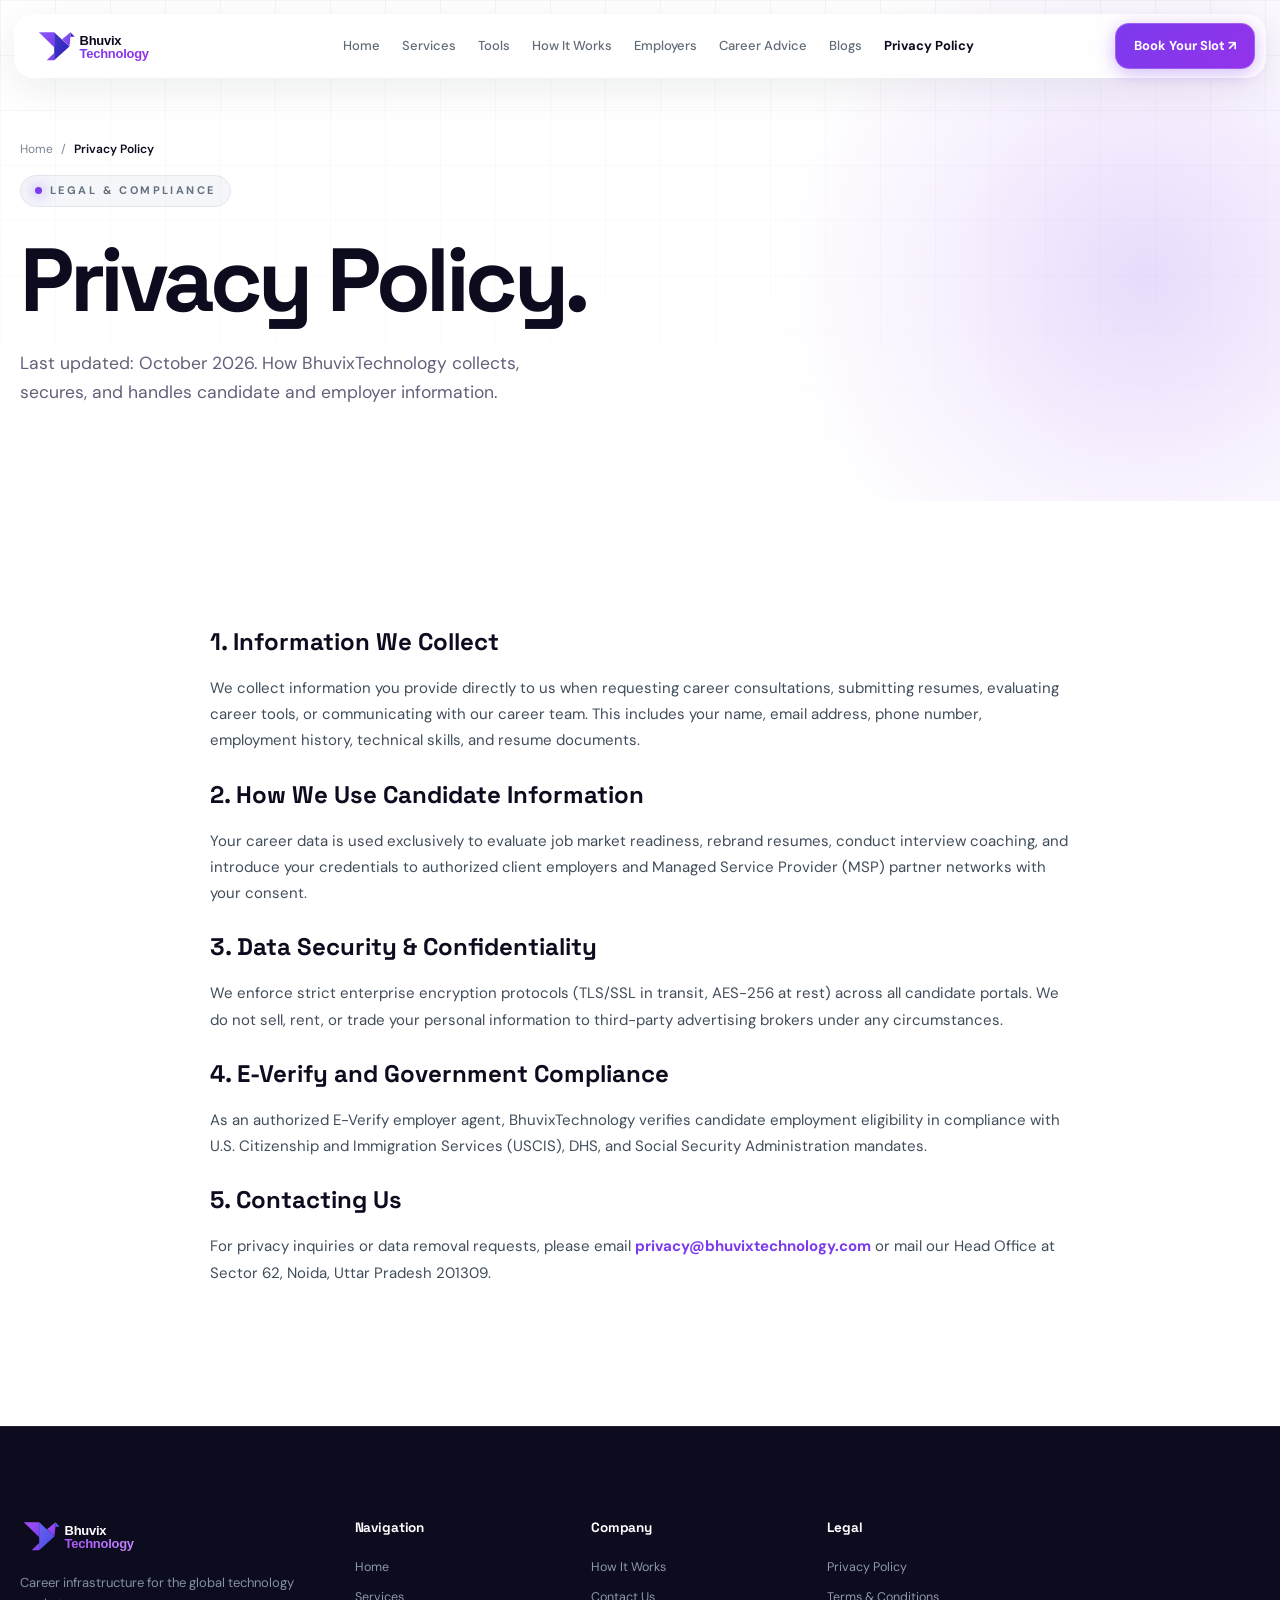
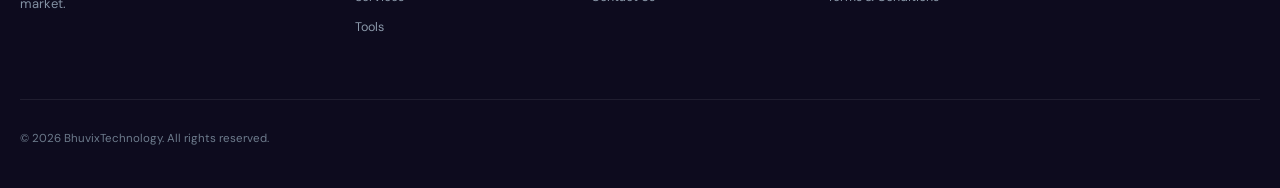
<file: privacy-policy.html>
<!DOCTYPE html>
<html lang="en">
<head>
  <meta charset="utf-8">
  <meta name="viewport" content="width=device-width, initial-scale=1">
  <title>Privacy Policy — BhuvixTechnology</title>
  <meta name="description" content="BhuvixTechnology Privacy Policy. Transparent data handling, candidate confidentiality, and compliance with privacy regulations.">
  <link rel="icon" href="assets/logo.svg" type="image/svg+xml">
  <link rel="stylesheet" href="css/style.css">
</head>
<body>
  <nav class="nav">
    <a class="brand" href="index.html">
      <img src="assets/logo-horizontal.svg" alt="BhuvixTechnology">
    </a>
    <div class="links">
      <a href="index.html">Home</a>
      <a href="services.html">Services</a>
      <a href="tools.html">Tools</a>
      <a href="how-it-works.html">How It Works</a>
      <a href="employers.html">Employers</a>
      <a href="career-advice.html">Career Advice</a>
      <a href="blog.html">Blogs</a>
      <a href="privacy-policy.html" style="color:var(--ink); font-weight:700;">Privacy Policy</a>
    </div>
    <div style="display:flex;align-items:center;gap:10px">
      <a class="navcta" href="contact.html"><span class="blobBtnLabel">Book Your Slot ↗</span></a>
      <button type="button" class="navMobileToggle"><span></span></button>
    </div>
  </nav>

  <div class="navMobilePanel">
    <a href="index.html">Home</a>
    <a href="services.html">Services</a>
    <a href="tools.html">Tools</a>
    <a href="privacy-policy.html" style="font-weight:700;">Privacy Policy</a>
    <a href="contact.html">Contact Us</a>
  </div>

  <section class="pageHeader">
    <div class="grid"></div>
    <div class="glow"></div>
    <div class="wrap">
      <div class="breadcrumbs">
        <a href="index.html">Home</a>
        <span>/</span>
        <span style="color:var(--ink); font-weight:600;">Privacy Policy</span>
      </div>
      <div class="eyebrow"><i></i> Legal &amp; Compliance</div>
      <h1>Privacy Policy.</h1>
      <p class="lead">Last updated: October 2026. How BhuvixTechnology collects, secures, and handles candidate and employer information.</p>
    </div>
  </section>

  <section class="section white">
    <div class="wrap" style="max-width:860px; font-size:15px; color:#404d5b; line-height:1.75;">
      <h2 style="font-family:var(--font-heading); color:var(--ink); font-size:24px; margin-bottom:12px;">1. Information We Collect</h2>
      <p style="margin-bottom:20px;">We collect information you provide directly to us when requesting career consultations, submitting resumes, evaluating career tools, or communicating with our career team. This includes your name, email address, phone number, employment history, technical skills, and resume documents.</p>

      <h2 style="font-family:var(--font-heading); color:var(--ink); font-size:24px; margin-bottom:12px;">2. How We Use Candidate Information</h2>
      <p style="margin-bottom:20px;">Your career data is used exclusively to evaluate job market readiness, rebrand resumes, conduct interview coaching, and introduce your credentials to authorized client employers and Managed Service Provider (MSP) partner networks with your consent.</p>

      <h2 style="font-family:var(--font-heading); color:var(--ink); font-size:24px; margin-bottom:12px;">3. Data Security &amp; Confidentiality</h2>
      <p style="margin-bottom:20px;">We enforce strict enterprise encryption protocols (TLS/SSL in transit, AES-256 at rest) across all candidate portals. We do not sell, rent, or trade your personal information to third-party advertising brokers under any circumstances.</p>

      <h2 style="font-family:var(--font-heading); color:var(--ink); font-size:24px; margin-bottom:12px;">4. E-Verify and Government Compliance</h2>
      <p style="margin-bottom:20px;">As an authorized E-Verify employer agent, BhuvixTechnology verifies candidate employment eligibility in compliance with U.S. Citizenship and Immigration Services (USCIS), DHS, and Social Security Administration mandates.</p>

      <h2 style="font-family:var(--font-heading); color:var(--ink); font-size:24px; margin-bottom:12px;">5. Contacting Us</h2>
      <p style="margin-bottom:20px;">For privacy inquiries or data removal requests, please email <a href="mailto:privacy@bhuvixtechnology.com" style="color:var(--primary); font-weight:700;">privacy@bhuvixtechnology.com</a> or mail our Head Office at Sector 62, Noida, Uttar Pradesh 201309.</p>
    </div>
  </section>

  <!-- Footer -->
  <footer class="siteFooter">
    <div class="wrap">
      <div class="footerTop">
        <div class="footerBrand">
          <a class="brand" href="index.html">
            <img src="assets/logo-horizontal-white.svg" alt="BhuvixTechnology">
          </a>
          <p>Career infrastructure for the global technology market.</p>
        </div>
        <div class="footerCol">
          <b>Navigation</b>
          <a href="index.html">Home</a>
          <a href="services.html">Services</a>
          <a href="tools.html">Tools</a>
        </div>
        <div class="footerCol">
          <b>Company</b>
          <a href="how-it-works.html">How It Works</a>
          <a href="contact.html">Contact Us</a>
        </div>
        <div class="footerCol">
          <b>Legal</b>
          <a href="privacy-policy.html">Privacy Policy</a>
          <a href="terms-conditions.html">Terms &amp; Conditions</a>
        </div>
      </div>
      <div class="footerBottom">
        <span>© 2026 BhuvixTechnology. All rights reserved.</span>
      </div>
    </div>
  </footer>

  <script src="js/main.js"></script>
</body>
</html>
</file>
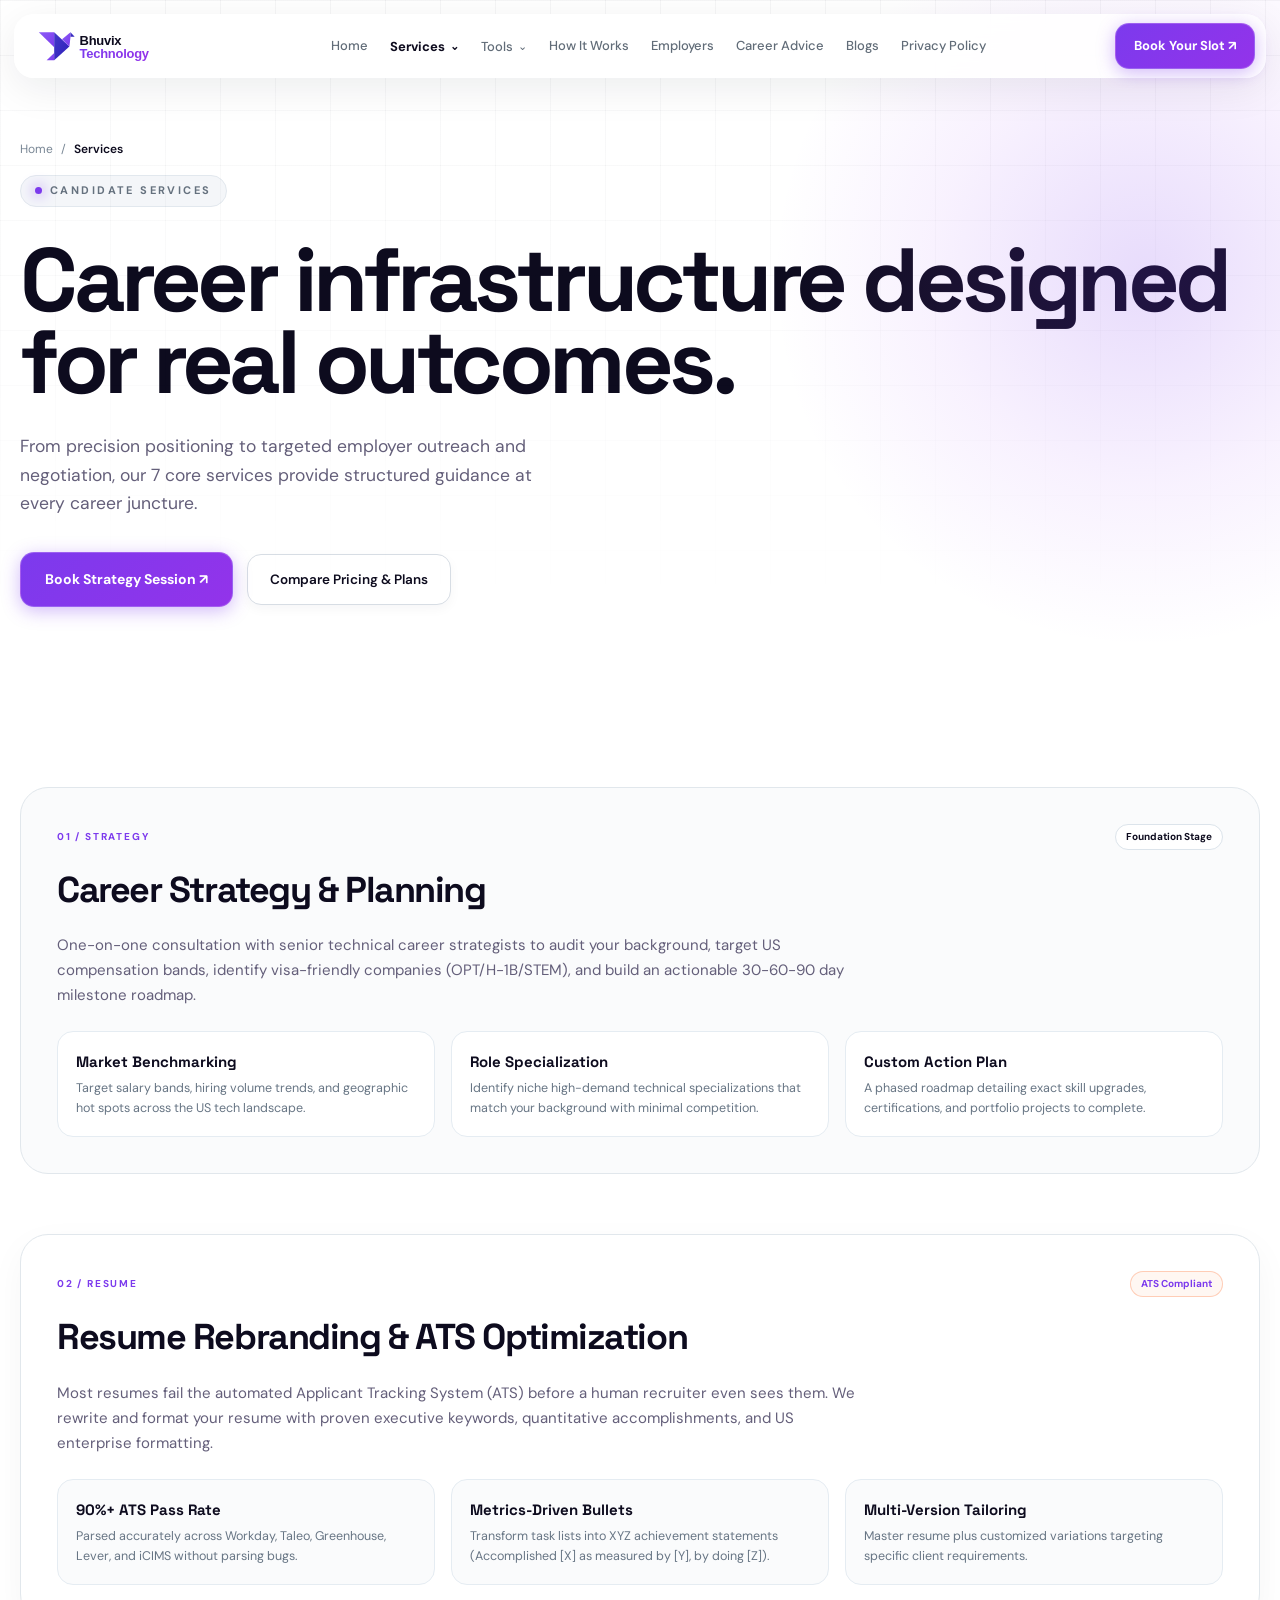
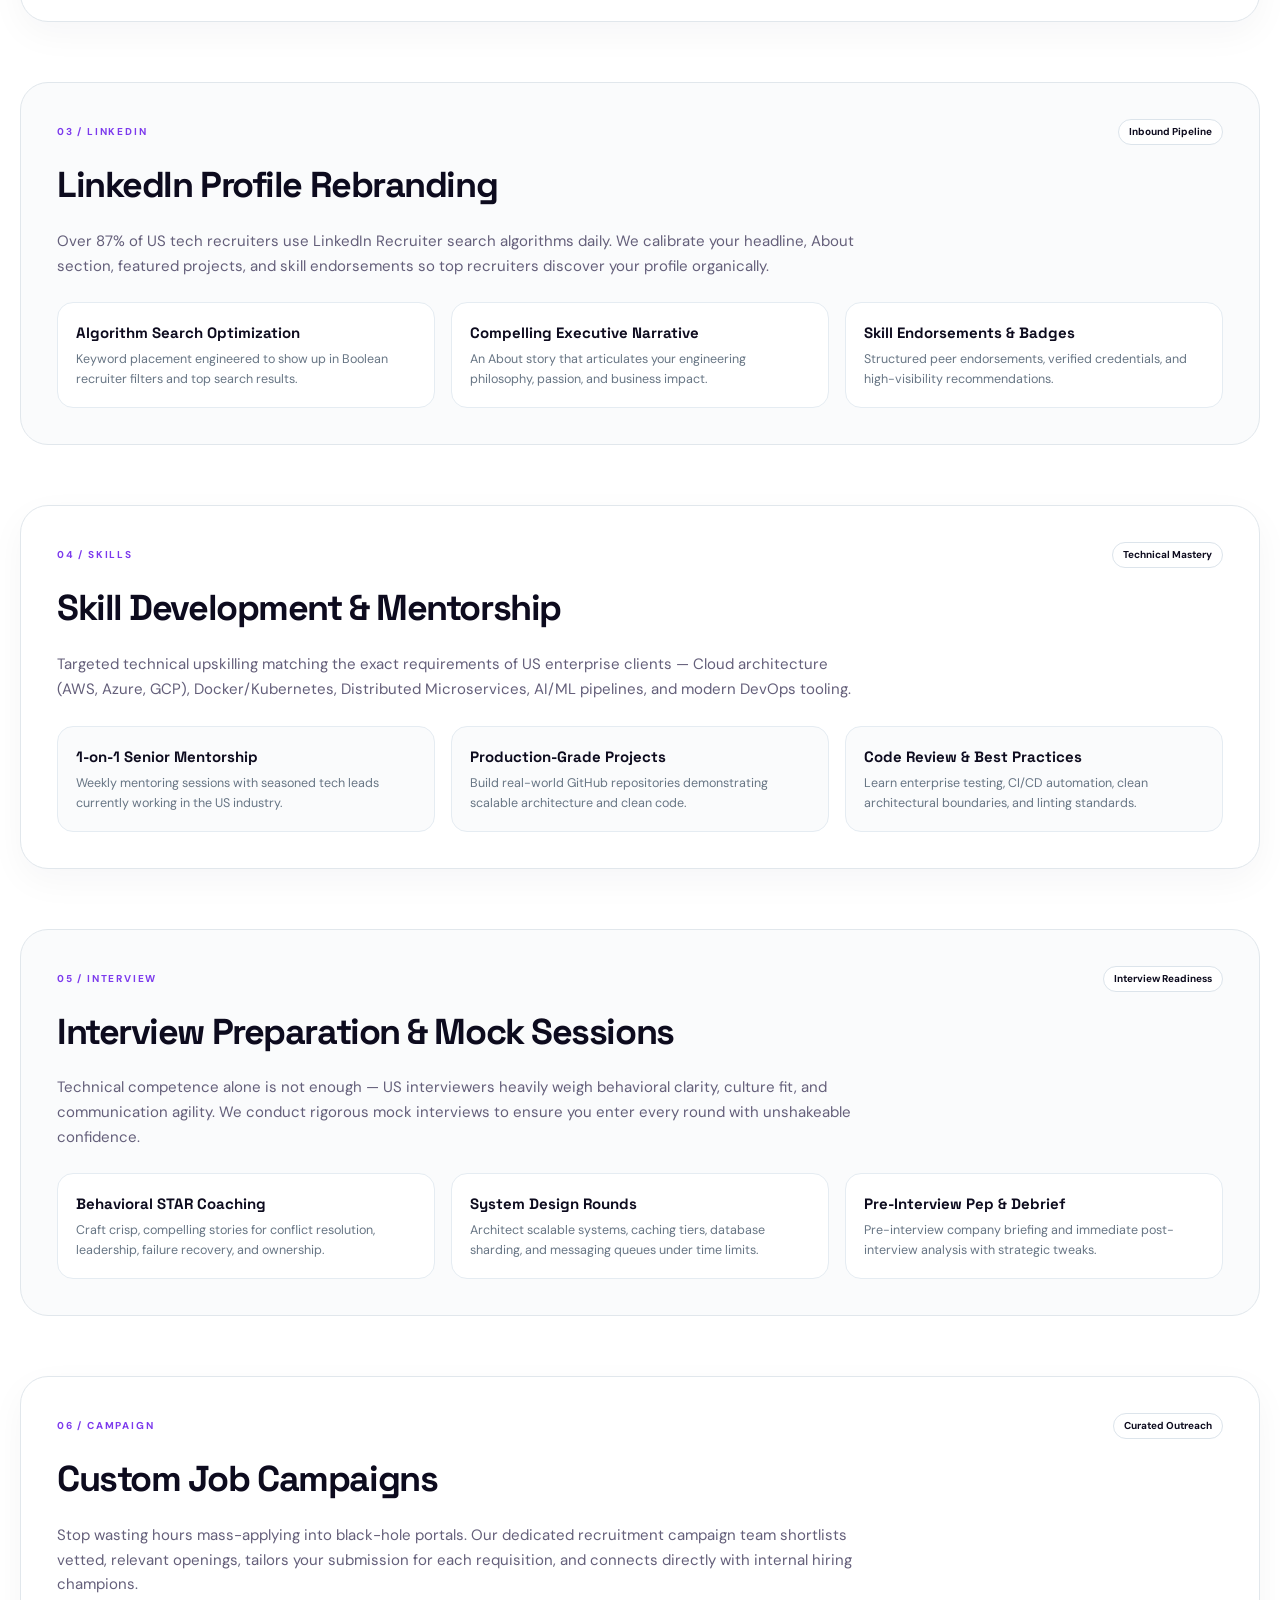
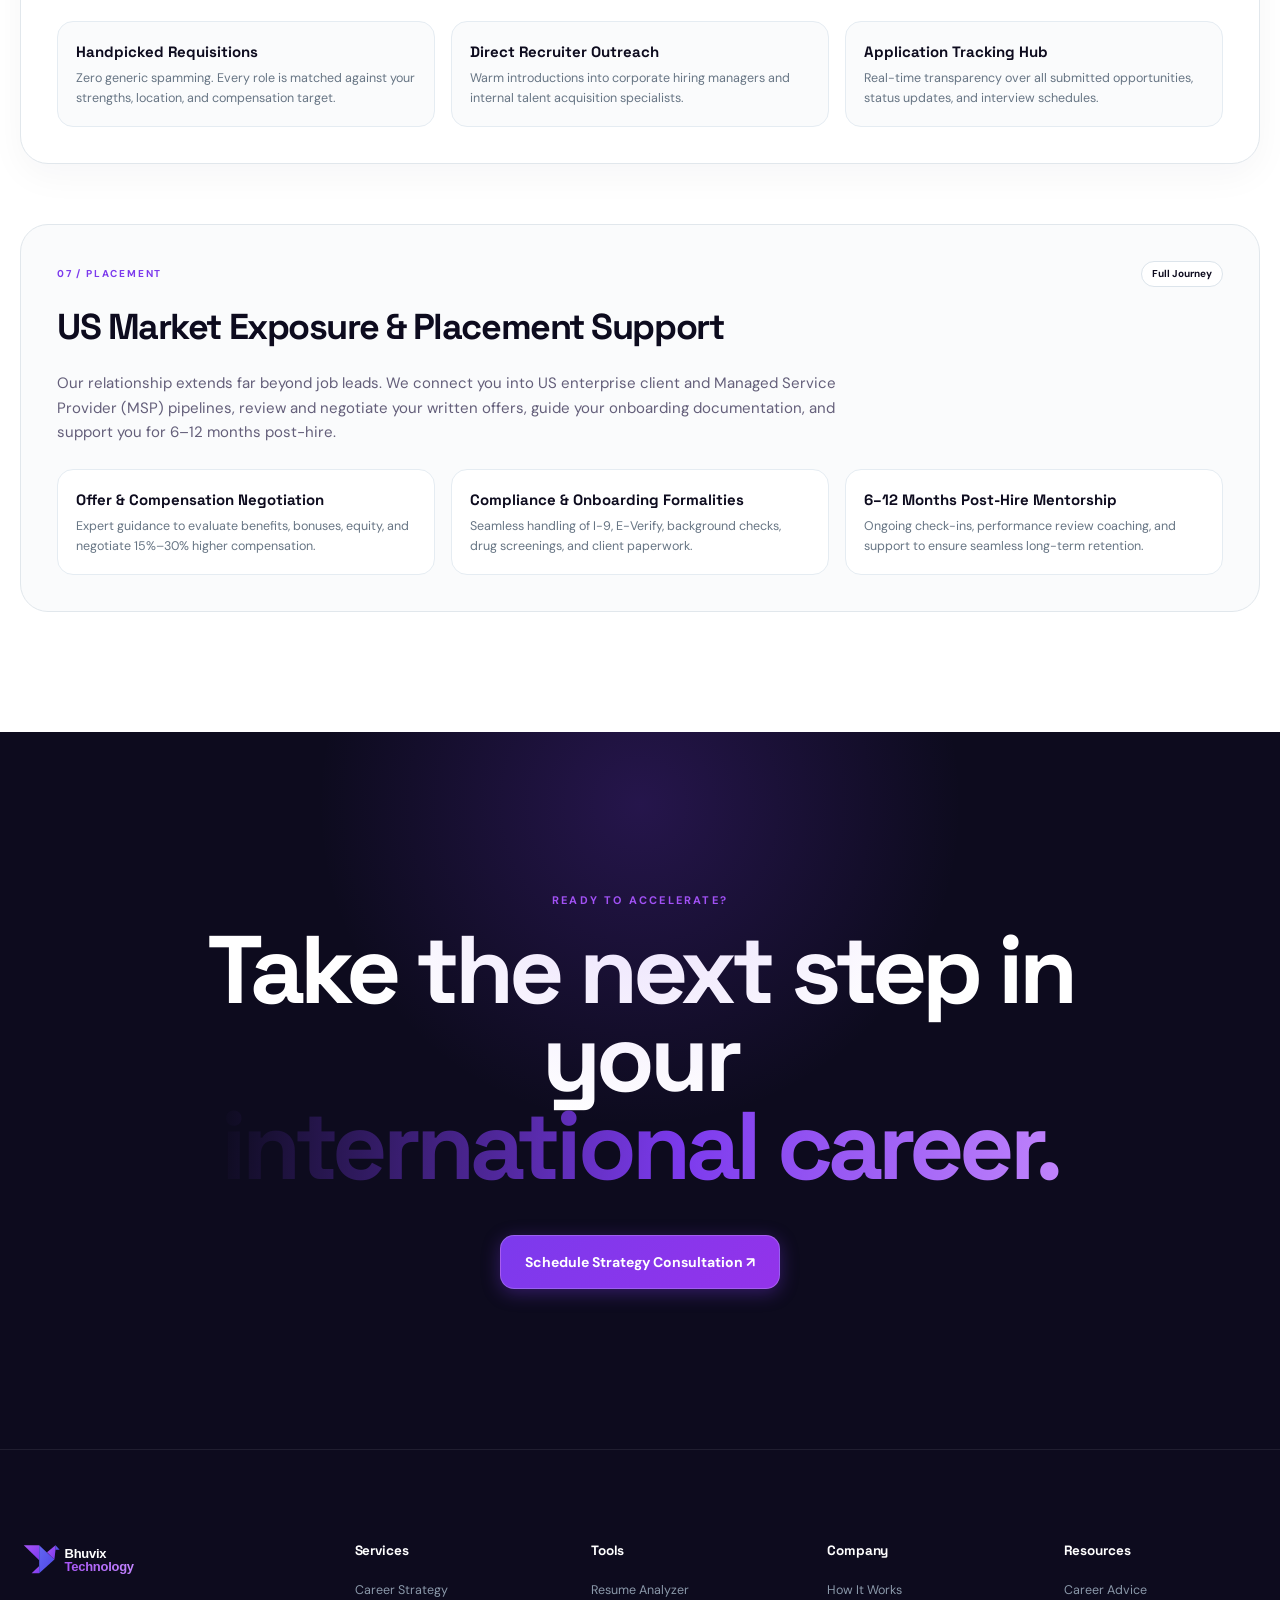
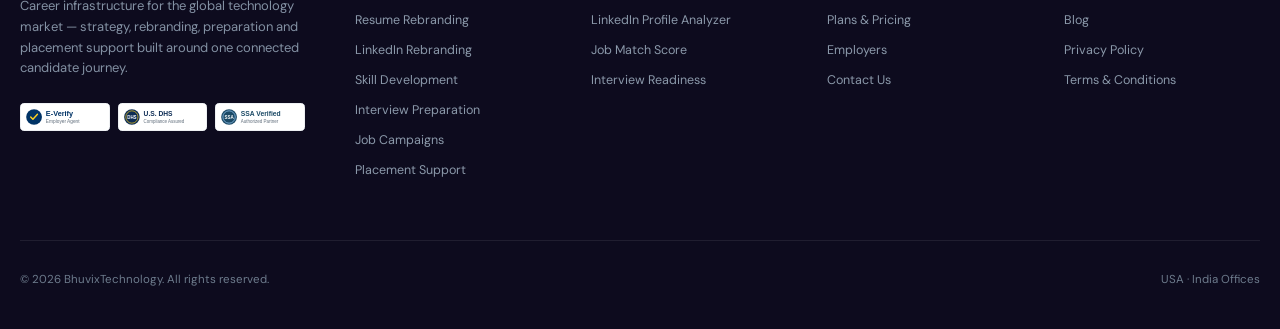
<file: services.html>
<!DOCTYPE html>
<html lang="en">
<head>
  <meta charset="utf-8">
  <meta name="viewport" content="width=device-width, initial-scale=1">
  <title>Candidate Services — BhuvixTechnology</title>
  <meta name="description" content="Explore our full spectrum of candidate career services — strategy, ATS resume rebuilding, LinkedIn optimization, interview coaching and US market placement support.">
  <link rel="icon" href="assets/logo.svg" type="image/svg+xml">
  <link rel="stylesheet" href="css/style.css">
</head>
<body>
  <svg style="position:absolute;width:0;height:0" aria-hidden="true">
    <defs>
      <filter id="goo">
        <feGaussianBlur in="SourceGraphic" result="blur" stdDeviation="6"></feGaussianBlur>
        <feColorMatrix in="blur" mode="matrix" values="1 0 0 0 0  0 1 0 0 0  0 0 1 0 0  0 0 0 21 -7" result="goo"></feColorMatrix>
        <feBlend in2="goo" in="SourceGraphic" result="mix"></feBlend>
      </filter>
    </defs>
  </svg>

  <!-- Navigation -->
  <nav class="nav">
    <a class="brand" href="index.html">
      <img src="assets/logo-horizontal.svg" alt="BhuvixTechnology">
    </a>

    <div class="links">
      <a href="index.html">Home</a>
      
      <div class="navItem">
        <button type="button" style="color:var(--ink); font-weight:700;">Services <span class="navChev">⌄</span></button>
        <div class="navDropdown">
          <a href="services.html#career-strategy">Career Strategy &amp; Planning <small>STRATEGY</small></a>
          <a href="services.html#resume-rebranding">Resume Rebranding &amp; ATS <small>RESUME</small></a>
          <a href="services.html#linkedin-rebranding">LinkedIn Profile Rebranding <small>LINKEDIN</small></a>
          <a href="services.html#skill-development">Skill Development <small>SKILLS</small></a>
          <a href="services.html#interview-prep">Interview Preparation <small>INTERVIEW</small></a>
          <a href="services.html#job-campaign">Custom Job Campaigns <small>CAMPAIGN</small></a>
          <a href="services.html#placement-support">US Market Exposure &amp; Placement <small>PLACEMENT</small></a>
        </div>
      </div>

      <div class="navItem">
        <button type="button">Tools <span class="navChev">⌄</span></button>
        <div class="navDropdown">
          <a href="tools.html#resume-analyzer">Resume Analyzer <small>RESUME</small></a>
          <a href="tools.html#linkedin-analyzer">LinkedIn Profile Analyzer <small>LINKEDIN</small></a>
          <a href="tools.html#job-match-score">Job Match Score <small>MATCH</small></a>
          <a href="tools.html#interview-readiness">Interview Readiness <small>READINESS</small></a>
        </div>
      </div>

      <a href="how-it-works.html">How It Works</a>
      <a href="employers.html">Employers</a>
      <a href="career-advice.html">Career Advice</a>
      <a href="blog.html">Blogs</a>
      <a href="privacy-policy.html">Privacy Policy</a>
    </div>

    <div style="display:flex;align-items:center;gap:10px">
      <a class="navcta openBookingModal" href="contact.html">
        <span class="blobBtnLabel">Book Your Slot ↗</span>
        <span class="blobBtnClip" aria-hidden="true">
          <span class="blobBtnBlobs">
            <span class="blobBtnBlob"></span>
            <span class="blobBtnBlob"></span>
            <span class="blobBtnBlob"></span>
            <span class="blobBtnBlob"></span>
          </span>
        </span>
      </a>
      <button type="button" class="navMobileToggle" aria-label="Toggle Menu">
        <span></span>
      </button>
    </div>
  </nav>

  <!-- Mobile Drawer -->
  <div class="navMobilePanel">
    <a href="index.html">Home</a>
    <div class="navMobileGroup">
      <b>Services</b>
      <a href="services.html#career-strategy">Career Strategy &amp; Planning</a>
      <a href="services.html#resume-rebranding">Resume Rebranding &amp; ATS</a>
      <a href="services.html#linkedin-rebranding">LinkedIn Profile Rebranding</a>
      <a href="services.html#skill-development">Skill Development</a>
      <a href="services.html#interview-prep">Interview Preparation</a>
      <a href="services.html#job-campaign">Custom Job Campaigns</a>
      <a href="services.html#placement-support">US Placement Support</a>
    </div>
    <div class="navMobileGroup">
      <b>Tools</b>
      <a href="tools.html#resume-analyzer">Resume Analyzer</a>
      <a href="tools.html#linkedin-analyzer">LinkedIn Profile Analyzer</a>
      <a href="tools.html#job-match-score">Job Match Score</a>
      <a href="tools.html#interview-readiness">Interview Readiness</a>
    </div>
    <a href="how-it-works.html">How It Works</a>
    <a href="employers.html">Employers</a>
    <a href="career-advice.html">Career Advice</a>
    <a href="blog.html">Blogs</a>
    <a href="privacy-policy.html">Privacy Policy</a>
    <a class="primary openBookingModal" href="contact.html">Book Your Slot ↗</a>
  </div>

  <!-- Page Header -->
  <section class="pageHeader">
    <div class="grid"></div>
    <div class="glow"></div>
    <div class="wrap">
      <div class="breadcrumbs">
        <a href="index.html">Home</a>
        <span>/</span>
        <span style="color:var(--ink); font-weight:600;">Services</span>
      </div>
      <div class="eyebrow"><i></i> Candidate Services</div>
      <h1>Career infrastructure designed for real outcomes.</h1>
      <p class="lead">From precision positioning to targeted employer outreach and negotiation, our 7 core services provide structured guidance at every career juncture.</p>
      <div class="actions">
        <a class="primary openBookingModal" href="contact.html">
          <span class="blobBtnLabel">Book Strategy Session ↗</span>
          <span class="blobBtnClip" aria-hidden="true">
            <span class="blobBtnBlobs">
              <span class="blobBtnBlob"></span>
              <span class="blobBtnBlob"></span>
              <span class="blobBtnBlob"></span>
              <span class="blobBtnBlob"></span>
            </span>
          </span>
        </a>
        <a class="secondary" href="plans.html">Compare Pricing &amp; Plans</a>
      </div>
    </div>
  </section>

  <!-- Detailed Services Breakdown -->
  <section class="section white">
    <div class="wrap" style="display:flex; flex-direction:column; gap:60px;">

      <!-- Service 01 -->
      <article id="career-strategy" style="border:1px solid #e1e7ec; border-radius:28px; padding:36px; background:#fafbfc;">
        <div style="display:flex; justify-content:space-between; align-items:center; margin-bottom:12px;">
          <span style="font-size:10px; letter-spacing:0.18em; font-weight:700; color:var(--primary);">01 / STRATEGY</span>
          <span style="padding:4px 10px; background:#fff; border:1px solid #dce4eb; border-radius:99px; font-size:10px; font-weight:700;">Foundation Stage</span>
        </div>
        <h2 style="font-family:var(--font-heading); font-size:36px; letter-spacing:-0.04em; margin-bottom:14px;">Career Strategy &amp; Planning</h2>
        <p style="color:var(--muted); font-size:15px; line-height:1.65; max-width:800px; margin-bottom:24px;">
          One-on-one consultation with senior technical career strategists to audit your background, target US compensation bands, identify visa-friendly companies (OPT/H-1B/STEM), and build an actionable 30-60-90 day milestone roadmap.
        </p>
        <div style="display:grid; grid-template-columns:repeat(3, 1fr); gap:16px;">
          <div style="background:#fff; border:1px solid #e5ecf2; border-radius:16px; padding:18px;">
            <strong style="display:block; font-family:var(--font-heading); font-size:15px; margin-bottom:4px;">Market Benchmarking</strong>
            <p style="font-size:12.5px; color:#677584; margin:0;">Target salary bands, hiring volume trends, and geographic hot spots across the US tech landscape.</p>
          </div>
          <div style="background:#fff; border:1px solid #e5ecf2; border-radius:16px; padding:18px;">
            <strong style="display:block; font-family:var(--font-heading); font-size:15px; margin-bottom:4px;">Role Specialization</strong>
            <p style="font-size:12.5px; color:#677584; margin:0;">Identify niche high-demand technical specializations that match your background with minimal competition.</p>
          </div>
          <div style="background:#fff; border:1px solid #e5ecf2; border-radius:16px; padding:18px;">
            <strong style="display:block; font-family:var(--font-heading); font-size:15px; margin-bottom:4px;">Custom Action Plan</strong>
            <p style="font-size:12.5px; color:#677584; margin:0;">A phased roadmap detailing exact skill upgrades, certifications, and portfolio projects to complete.</p>
          </div>
        </div>
      </article>

      <!-- Service 02 -->
      <article id="resume-rebranding" style="border:1px solid #e1e7ec; border-radius:28px; padding:36px; background:#ffffff; box-shadow:0 12px 36px rgba(16,24,40,0.04);">
        <div style="display:flex; justify-content:space-between; align-items:center; margin-bottom:12px;">
          <span style="font-size:10px; letter-spacing:0.18em; font-weight:700; color:var(--primary);">02 / RESUME</span>
          <span style="padding:4px 10px; background:#fff7f2; border:1px solid rgba(255,107,44,0.3); color:var(--primary); border-radius:99px; font-size:10px; font-weight:700;">ATS Compliant</span>
        </div>
        <h2 style="font-family:var(--font-heading); font-size:36px; letter-spacing:-0.04em; margin-bottom:14px;">Resume Rebranding &amp; ATS Optimization</h2>
        <p style="color:var(--muted); font-size:15px; line-height:1.65; max-width:800px; margin-bottom:24px;">
          Most resumes fail the automated Applicant Tracking System (ATS) before a human recruiter even sees them. We rewrite and format your resume with proven executive keywords, quantitative accomplishments, and US enterprise formatting.
        </p>
        <div style="display:grid; grid-template-columns:repeat(3, 1fr); gap:16px;">
          <div style="background:#fafbfc; border:1px solid #e5ecf2; border-radius:16px; padding:18px;">
            <strong style="display:block; font-family:var(--font-heading); font-size:15px; margin-bottom:4px;">90%+ ATS Pass Rate</strong>
            <p style="font-size:12.5px; color:#677584; margin:0;">Parsed accurately across Workday, Taleo, Greenhouse, Lever, and iCIMS without parsing bugs.</p>
          </div>
          <div style="background:#fafbfc; border:1px solid #e5ecf2; border-radius:16px; padding:18px;">
            <strong style="display:block; font-family:var(--font-heading); font-size:15px; margin-bottom:4px;">Metrics-Driven Bullets</strong>
            <p style="font-size:12.5px; color:#677584; margin:0;">Transform task lists into XYZ achievement statements (Accomplished [X] as measured by [Y], by doing [Z]).</p>
          </div>
          <div style="background:#fafbfc; border:1px solid #e5ecf2; border-radius:16px; padding:18px;">
            <strong style="display:block; font-family:var(--font-heading); font-size:15px; margin-bottom:4px;">Multi-Version Tailoring</strong>
            <p style="font-size:12.5px; color:#677584; margin:0;">Master resume plus customized variations targeting specific client requirements.</p>
          </div>
        </div>
      </article>

      <!-- Service 03 -->
      <article id="linkedin-rebranding" style="border:1px solid #e1e7ec; border-radius:28px; padding:36px; background:#fafbfc;">
        <div style="display:flex; justify-content:space-between; align-items:center; margin-bottom:12px;">
          <span style="font-size:10px; letter-spacing:0.18em; font-weight:700; color:var(--primary);">03 / LINKEDIN</span>
          <span style="padding:4px 10px; background:#fff; border:1px solid #dce4eb; border-radius:99px; font-size:10px; font-weight:700;">Inbound Pipeline</span>
        </div>
        <h2 style="font-family:var(--font-heading); font-size:36px; letter-spacing:-0.04em; margin-bottom:14px;">LinkedIn Profile Rebranding</h2>
        <p style="color:var(--muted); font-size:15px; line-height:1.65; max-width:800px; margin-bottom:24px;">
          Over 87% of US tech recruiters use LinkedIn Recruiter search algorithms daily. We calibrate your headline, About section, featured projects, and skill endorsements so top recruiters discover your profile organically.
        </p>
        <div style="display:grid; grid-template-columns:repeat(3, 1fr); gap:16px;">
          <div style="background:#fff; border:1px solid #e5ecf2; border-radius:16px; padding:18px;">
            <strong style="display:block; font-family:var(--font-heading); font-size:15px; margin-bottom:4px;">Algorithm Search Optimization</strong>
            <p style="font-size:12.5px; color:#677584; margin:0;">Keyword placement engineered to show up in Boolean recruiter filters and top search results.</p>
          </div>
          <div style="background:#fff; border:1px solid #e5ecf2; border-radius:16px; padding:18px;">
            <strong style="display:block; font-family:var(--font-heading); font-size:15px; margin-bottom:4px;">Compelling Executive Narrative</strong>
            <p style="font-size:12.5px; color:#677584; margin:0;">An About story that articulates your engineering philosophy, passion, and business impact.</p>
          </div>
          <div style="background:#fff; border:1px solid #e5ecf2; border-radius:16px; padding:18px;">
            <strong style="display:block; font-family:var(--font-heading); font-size:15px; margin-bottom:4px;">Skill Endorsements &amp; Badges</strong>
            <p style="font-size:12.5px; color:#677584; margin:0;">Structured peer endorsements, verified credentials, and high-visibility recommendations.</p>
          </div>
        </div>
      </article>

      <!-- Service 04 -->
      <article id="skill-development" style="border:1px solid #e1e7ec; border-radius:28px; padding:36px; background:#ffffff; box-shadow:0 12px 36px rgba(16,24,40,0.04);">
        <div style="display:flex; justify-content:space-between; align-items:center; margin-bottom:12px;">
          <span style="font-size:10px; letter-spacing:0.18em; font-weight:700; color:var(--primary);">04 / SKILLS</span>
          <span style="padding:4px 10px; background:#fff; border:1px solid #dce4eb; border-radius:99px; font-size:10px; font-weight:700;">Technical Mastery</span>
        </div>
        <h2 style="font-family:var(--font-heading); font-size:36px; letter-spacing:-0.04em; margin-bottom:14px;">Skill Development &amp; Mentorship</h2>
        <p style="color:var(--muted); font-size:15px; line-height:1.65; max-width:800px; margin-bottom:24px;">
          Targeted technical upskilling matching the exact requirements of US enterprise clients — Cloud architecture (AWS, Azure, GCP), Docker/Kubernetes, Distributed Microservices, AI/ML pipelines, and modern DevOps tooling.
        </p>
        <div style="display:grid; grid-template-columns:repeat(3, 1fr); gap:16px;">
          <div style="background:#fafbfc; border:1px solid #e5ecf2; border-radius:16px; padding:18px;">
            <strong style="display:block; font-family:var(--font-heading); font-size:15px; margin-bottom:4px;">1-on-1 Senior Mentorship</strong>
            <p style="font-size:12.5px; color:#677584; margin:0;">Weekly mentoring sessions with seasoned tech leads currently working in the US industry.</p>
          </div>
          <div style="background:#fafbfc; border:1px solid #e5ecf2; border-radius:16px; padding:18px;">
            <strong style="display:block; font-family:var(--font-heading); font-size:15px; margin-bottom:4px;">Production-Grade Projects</strong>
            <p style="font-size:12.5px; color:#677584; margin:0;">Build real-world GitHub repositories demonstrating scalable architecture and clean code.</p>
          </div>
          <div style="background:#fafbfc; border:1px solid #e5ecf2; border-radius:16px; padding:18px;">
            <strong style="display:block; font-family:var(--font-heading); font-size:15px; margin-bottom:4px;">Code Review &amp; Best Practices</strong>
            <p style="font-size:12.5px; color:#677584; margin:0;">Learn enterprise testing, CI/CD automation, clean architectural boundaries, and linting standards.</p>
          </div>
        </div>
      </article>

      <!-- Service 05 -->
      <article id="interview-prep" style="border:1px solid #e1e7ec; border-radius:28px; padding:36px; background:#fafbfc;">
        <div style="display:flex; justify-content:space-between; align-items:center; margin-bottom:12px;">
          <span style="font-size:10px; letter-spacing:0.18em; font-weight:700; color:var(--primary);">05 / INTERVIEW</span>
          <span style="padding:4px 10px; background:#fff; border:1px solid #dce4eb; border-radius:99px; font-size:10px; font-weight:700;">Interview Readiness</span>
        </div>
        <h2 style="font-family:var(--font-heading); font-size:36px; letter-spacing:-0.04em; margin-bottom:14px;">Interview Preparation &amp; Mock Sessions</h2>
        <p style="color:var(--muted); font-size:15px; line-height:1.65; max-width:800px; margin-bottom:24px;">
          Technical competence alone is not enough — US interviewers heavily weigh behavioral clarity, culture fit, and communication agility. We conduct rigorous mock interviews to ensure you enter every round with unshakeable confidence.
        </p>
        <div style="display:grid; grid-template-columns:repeat(3, 1fr); gap:16px;">
          <div style="background:#fff; border:1px solid #e5ecf2; border-radius:16px; padding:18px;">
            <strong style="display:block; font-family:var(--font-heading); font-size:15px; margin-bottom:4px;">Behavioral STAR Coaching</strong>
            <p style="font-size:12.5px; color:#677584; margin:0;">Craft crisp, compelling stories for conflict resolution, leadership, failure recovery, and ownership.</p>
          </div>
          <div style="background:#fff; border:1px solid #e5ecf2; border-radius:16px; padding:18px;">
            <strong style="display:block; font-family:var(--font-heading); font-size:15px; margin-bottom:4px;">System Design Rounds</strong>
            <p style="font-size:12.5px; color:#677584; margin:0;">Architect scalable systems, caching tiers, database sharding, and messaging queues under time limits.</p>
          </div>
          <div style="background:#fff; border:1px solid #e5ecf2; border-radius:16px; padding:18px;">
            <strong style="display:block; font-family:var(--font-heading); font-size:15px; margin-bottom:4px;">Pre-Interview Pep &amp; Debrief</strong>
            <p style="font-size:12.5px; color:#677584; margin:0;">Pre-interview company briefing and immediate post-interview analysis with strategic tweaks.</p>
          </div>
        </div>
      </article>

      <!-- Service 06 -->
      <article id="job-campaign" style="border:1px solid #e1e7ec; border-radius:28px; padding:36px; background:#ffffff; box-shadow:0 12px 36px rgba(16,24,40,0.04);">
        <div style="display:flex; justify-content:space-between; align-items:center; margin-bottom:12px;">
          <span style="font-size:10px; letter-spacing:0.18em; font-weight:700; color:var(--primary);">06 / CAMPAIGN</span>
          <span style="padding:4px 10px; background:#fff; border:1px solid #dce4eb; border-radius:99px; font-size:10px; font-weight:700;">Curated Outreach</span>
        </div>
        <h2 style="font-family:var(--font-heading); font-size:36px; letter-spacing:-0.04em; margin-bottom:14px;">Custom Job Campaigns</h2>
        <p style="color:var(--muted); font-size:15px; line-height:1.65; max-width:800px; margin-bottom:24px;">
          Stop wasting hours mass-applying into black-hole portals. Our dedicated recruitment campaign team shortlists vetted, relevant openings, tailors your submission for each requisition, and connects directly with internal hiring champions.
        </p>
        <div style="display:grid; grid-template-columns:repeat(3, 1fr); gap:16px;">
          <div style="background:#fafbfc; border:1px solid #e5ecf2; border-radius:16px; padding:18px;">
            <strong style="display:block; font-family:var(--font-heading); font-size:15px; margin-bottom:4px;">Handpicked Requisitions</strong>
            <p style="font-size:12.5px; color:#677584; margin:0;">Zero generic spamming. Every role is matched against your strengths, location, and compensation target.</p>
          </div>
          <div style="background:#fafbfc; border:1px solid #e5ecf2; border-radius:16px; padding:18px;">
            <strong style="display:block; font-family:var(--font-heading); font-size:15px; margin-bottom:4px;">Direct Recruiter Outreach</strong>
            <p style="font-size:12.5px; color:#677584; margin:0;">Warm introductions into corporate hiring managers and internal talent acquisition specialists.</p>
          </div>
          <div style="background:#fafbfc; border:1px solid #e5ecf2; border-radius:16px; padding:18px;">
            <strong style="display:block; font-family:var(--font-heading); font-size:15px; margin-bottom:4px;">Application Tracking Hub</strong>
            <p style="font-size:12.5px; color:#677584; margin:0;">Real-time transparency over all submitted opportunities, status updates, and interview schedules.</p>
          </div>
        </div>
      </article>

      <!-- Service 07 -->
      <article id="placement-support" style="border:1px solid #e1e7ec; border-radius:28px; padding:36px; background:#fafbfc;">
        <div style="display:flex; justify-content:space-between; align-items:center; margin-bottom:12px;">
          <span style="font-size:10px; letter-spacing:0.18em; font-weight:700; color:var(--primary);">07 / PLACEMENT</span>
          <span style="padding:4px 10px; background:#fff; border:1px solid #dce4eb; border-radius:99px; font-size:10px; font-weight:700;">Full Journey</span>
        </div>
        <h2 style="font-family:var(--font-heading); font-size:36px; letter-spacing:-0.04em; margin-bottom:14px;">US Market Exposure &amp; Placement Support</h2>
        <p style="color:var(--muted); font-size:15px; line-height:1.65; max-width:800px; margin-bottom:24px;">
          Our relationship extends far beyond job leads. We connect you into US enterprise client and Managed Service Provider (MSP) pipelines, review and negotiate your written offers, guide your onboarding documentation, and support you for 6–12 months post-hire.
        </p>
        <div style="display:grid; grid-template-columns:repeat(3, 1fr); gap:16px;">
          <div style="background:#fff; border:1px solid #e5ecf2; border-radius:16px; padding:18px;">
            <strong style="display:block; font-family:var(--font-heading); font-size:15px; margin-bottom:4px;">Offer &amp; Compensation Negotiation</strong>
            <p style="font-size:12.5px; color:#677584; margin:0;">Expert guidance to evaluate benefits, bonuses, equity, and negotiate 15%–30% higher compensation.</p>
          </div>
          <div style="background:#fff; border:1px solid #e5ecf2; border-radius:16px; padding:18px;">
            <strong style="display:block; font-family:var(--font-heading); font-size:15px; margin-bottom:4px;">Compliance &amp; Onboarding Formalities</strong>
            <p style="font-size:12.5px; color:#677584; margin:0;">Seamless handling of I-9, E-Verify, background checks, drug screenings, and client paperwork.</p>
          </div>
          <div style="background:#fff; border:1px solid #e5ecf2; border-radius:16px; padding:18px;">
            <strong style="display:block; font-family:var(--font-heading); font-size:15px; margin-bottom:4px;">6–12 Months Post-Hire Mentorship</strong>
            <p style="font-size:12.5px; color:#677584; margin:0;">Ongoing check-ins, performance review coaching, and support to ensure seamless long-term retention.</p>
          </div>
        </div>
      </article>

    </div>
  </section>

  <!-- CTA Banner -->
  <section class="final">
    <div class="wrap">
      <div class="kicker">READY TO ACCELERATE?</div>
      <div class="big">
        Take the next step in your<br><span class="grad">international career.</span>
      </div>
      <a class="primary openBookingModal" href="contact.html">
        <span class="blobBtnLabel">Schedule Strategy Consultation ↗</span>
      </a>
    </div>
  </section>

  <!-- Footer -->
  <footer class="siteFooter">
    <div class="wrap">
      <div class="footerTop">
        <div class="footerBrand">
          <a class="brand" href="index.html">
            <img src="assets/logo-horizontal-white.svg" alt="BhuvixTechnology">
          </a>
          <p>Career infrastructure for the global technology market — strategy, rebranding, preparation and placement support built around one connected candidate journey.</p>
          <div class="footerBadges">
            <div class="footerBadgesRow">
              <img src="assets/badge-everify.svg" alt="E-Verify">
              <img src="assets/badge-dhs.svg" alt="DHS">
              <img src="assets/badge-ssa.svg" alt="SSA">
            </div>
          </div>
        </div>
        <div class="footerCol">
          <b>Services</b>
          <a href="services.html#career-strategy">Career Strategy</a>
          <a href="services.html#resume-rebranding">Resume Rebranding</a>
          <a href="services.html#linkedin-rebranding">LinkedIn Rebranding</a>
          <a href="services.html#skill-development">Skill Development</a>
          <a href="services.html#interview-prep">Interview Preparation</a>
          <a href="services.html#job-campaign">Job Campaigns</a>
          <a href="services.html#placement-support">Placement Support</a>
        </div>
        <div class="footerCol">
          <b>Tools</b>
          <a href="tools.html#resume-analyzer">Resume Analyzer</a>
          <a href="tools.html#linkedin-analyzer">LinkedIn Profile Analyzer</a>
          <a href="tools.html#job-match-score">Job Match Score</a>
          <a href="tools.html#interview-readiness">Interview Readiness</a>
        </div>
        <div class="footerCol">
          <b>Company</b>
          <a href="how-it-works.html">How It Works</a>
          <a href="plans.html">Plans &amp; Pricing</a>
          <a href="employers.html">Employers</a>
          <a href="contact.html">Contact Us</a>
        </div>
        <div class="footerCol">
          <b>Resources</b>
          <a href="career-advice.html">Career Advice</a>
          <a href="blog.html">Blog</a>
          <a href="privacy-policy.html">Privacy Policy</a>
          <a href="terms-conditions.html">Terms &amp; Conditions</a>
        </div>
      </div>
      <div class="footerBottom">
        <span>© 2026 BhuvixTechnology. All rights reserved.</span>
        <span>USA · India Offices</span>
      </div>
    </div>
  </footer>

  <!-- Booking Modal -->
  <div id="bookingModal" class="modalBackdrop">
    <div class="modalBox">
      <button type="button" class="modalClose">×</button>
      <h3 class="modalTitle">Book Your Strategy Session</h3>
      <p class="modalSub">Connect 1-on-1 with a senior US career advisor from BhuvixTechnology.</p>
      <form id="bookingForm" class="modalForm">
        <div class="formRow">
          <div class="formGroup">
            <label>Full Name *</label>
            <input type="text" name="name" required placeholder="John Doe">
          </div>
          <div class="formGroup">
            <label>Target Tech Role *</label>
            <input type="text" name="role" required placeholder="e.g. Full Stack / Software Engineer">
          </div>
        </div>

        <div class="formRow">
          <div class="formGroup">
            <label>Email Address *</label>
            <input type="email" name="email" required placeholder="john@example.com">
          </div>
          <div class="formGroup">
            <label>Country *</label>
            <select name="country" required>
              <option value="US" selected>🇺🇸 United States (+1)</option>
              <option value="CA">🇨🇦 Canada (+1)</option>
              <option value="GB">🇬🇧 United Kingdom (+44)</option>
              <option value="AE">🇦🇪 United Arab Emirates (+971)</option>
              <option value="IN">🇮🇳 India (+91)</option>
              <option value="OTHER">🌍 Other International</option>
            </select>
          </div>
        </div>

        <div class="formGroup">
          <div class="fieldLabelRow">
            <label>Phone / WhatsApp *</label>
            <span class="verifyStatus" id="phoneStatusBadge">Required</span>
          </div>
          <input type="tel" name="phone" required placeholder="+1 (555) 000-0000">
          <div id="phoneFormatHelp" style="font-size:11.5px; color:#64748b; margin-top:2px;">Format: 10-digit US number (e.g. +1 555 123 4567)</div>
        </div>

        <div class="formRow">
          <div class="formGroup">
            <label>Years of Experience</label>
            <select name="experience">
              <option>Fresh Graduate / Student (0–1 yr)</option>
              <option>Early Professional (1–3 yrs)</option>
              <option>Mid-Level (4–7 yrs)</option>
              <option>Senior / Lead (8+ yrs)</option>
            </select>
          </div>
          <div class="formGroup">
            <label>Preferred Time Slot *</label>
            <select name="slot">
              <option>Tomorrow · 10:00 AM – 11:00 AM</option>
              <option>Tomorrow · 02:00 PM – 03:00 PM</option>
              <option>Tomorrow · 06:00 PM – 07:00 PM</option>
              <option>This Weekend · 11:00 AM</option>
            </select>
          </div>
        </div>

        <div class="formGroup">
          <label>Career Goals / Notes (Optional)</label>
          <textarea name="notes" rows="3" placeholder="Tell us about your visa status (OPT/H-1B/Citizen/Other), target salary, or specific concerns..."></textarea>
        </div>

        <button type="submit" class="primary" style="margin-top:10px;">
          <span class="blobBtnLabel">Confirm My Session ↗</span>
        </button>
      </form>
      <div id="bookingSuccess" style="display:none;"></div>
    </div>
  </div>

  <script src="js/main.js"></script>
</body>
</html>
</file>
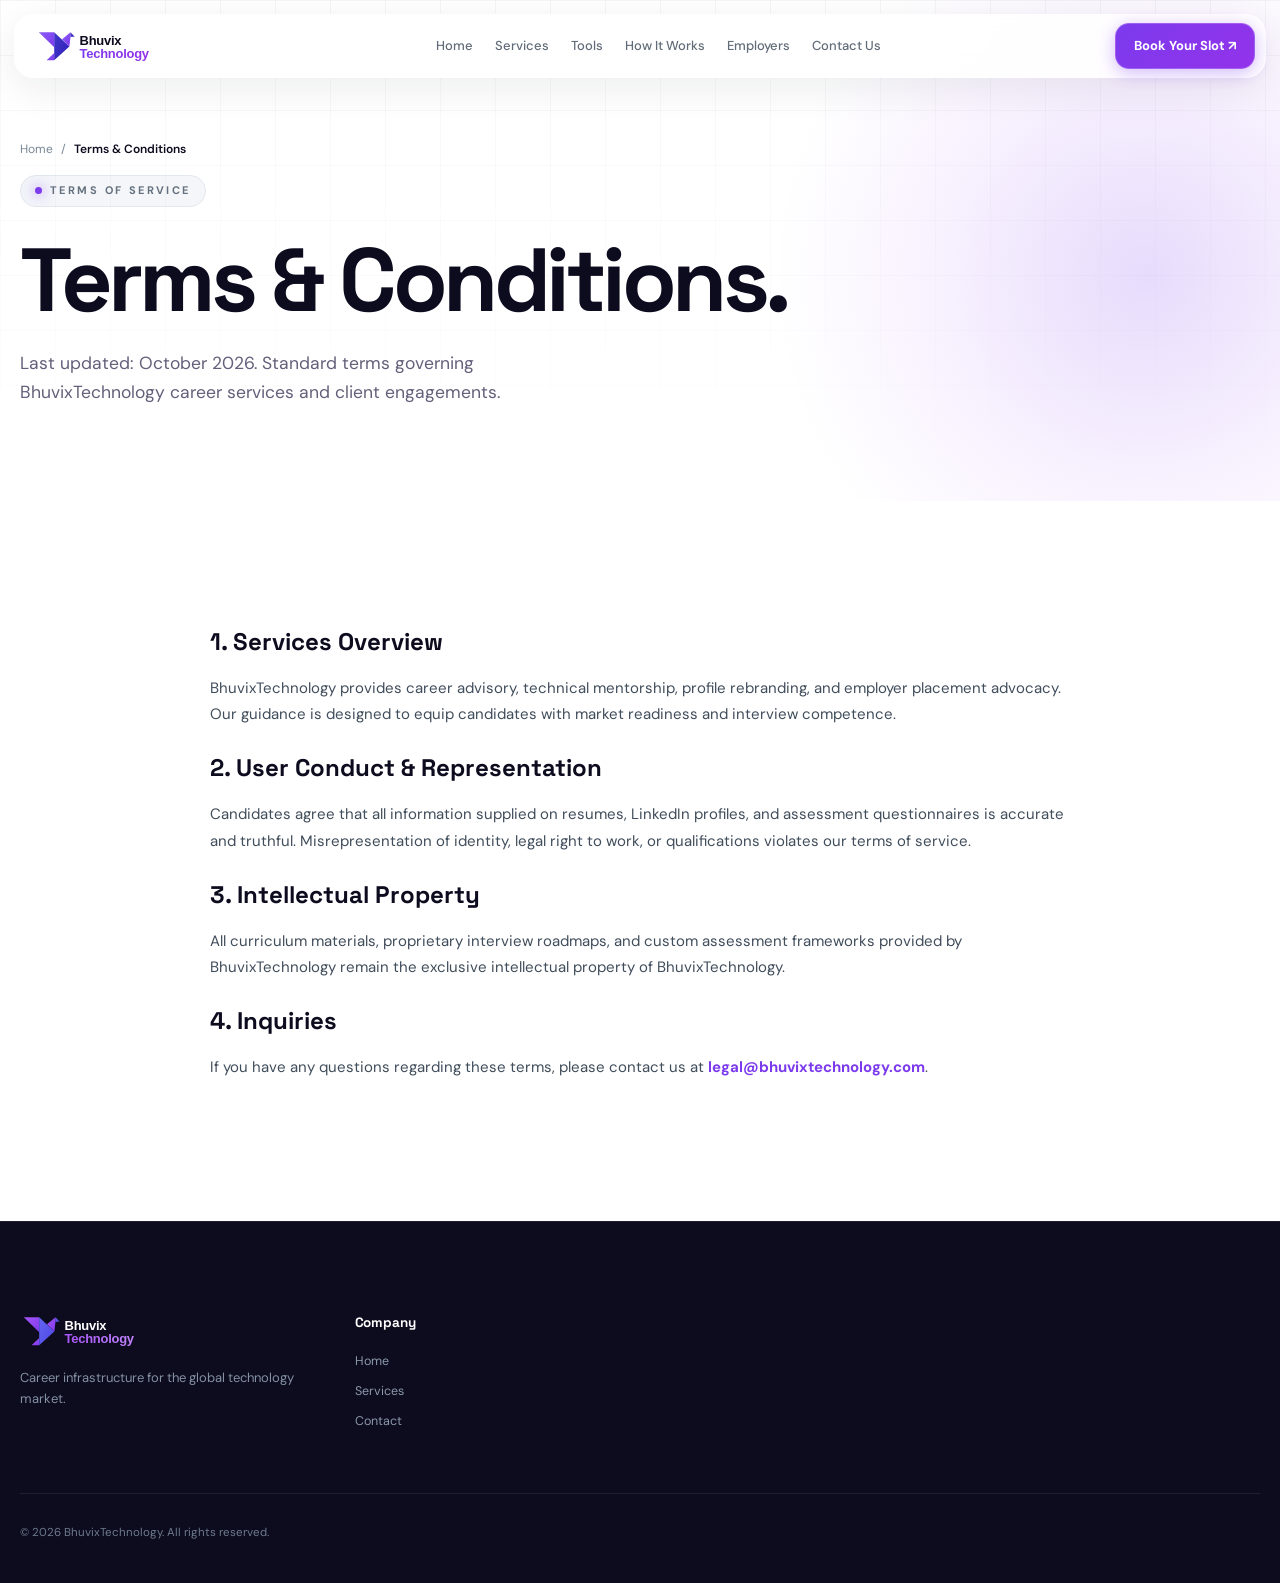
<file: terms-conditions.html>
<!DOCTYPE html>
<html lang="en">
<head>
  <meta charset="utf-8">
  <meta name="viewport" content="width=device-width, initial-scale=1">
  <title>Terms &amp; Conditions — BhuvixTechnology</title>
  <meta name="description" content="BhuvixTechnology Terms and Conditions for career advisory services and talent infrastructure.">
  <link rel="icon" href="assets/logo.svg" type="image/svg+xml">
  <link rel="stylesheet" href="css/style.css">
</head>
<body>
  <nav class="nav">
    <a class="brand" href="index.html">
      <img src="assets/logo-horizontal.svg" alt="BhuvixTechnology">
    </a>
    <div class="links">
      <a href="index.html">Home</a>
      <a href="services.html">Services</a>
      <a href="tools.html">Tools</a>
      <a href="how-it-works.html">How It Works</a>
      <a href="employers.html">Employers</a>
      <a href="contact.html">Contact Us</a>
    </div>
    <div style="display:flex;align-items:center;gap:10px">
      <a class="navcta" href="contact.html"><span class="blobBtnLabel">Book Your Slot ↗</span></a>
      <button type="button" class="navMobileToggle"><span></span></button>
    </div>
  </nav>

  <div class="navMobilePanel">
    <a href="index.html">Home</a>
    <a href="services.html">Services</a>
    <a href="tools.html">Tools</a>
    <a href="contact.html">Contact Us</a>
  </div>

  <section class="pageHeader">
    <div class="grid"></div>
    <div class="glow"></div>
    <div class="wrap">
      <div class="breadcrumbs">
        <a href="index.html">Home</a>
        <span>/</span>
        <span style="color:var(--ink); font-weight:600;">Terms &amp; Conditions</span>
      </div>
      <div class="eyebrow"><i></i> Terms of Service</div>
      <h1>Terms &amp; Conditions.</h1>
      <p class="lead">Last updated: October 2026. Standard terms governing BhuvixTechnology career services and client engagements.</p>
    </div>
  </section>

  <section class="section white">
    <div class="wrap" style="max-width:860px; font-size:15px; color:#404d5b; line-height:1.75;">
      <h2 style="font-family:var(--font-heading); color:var(--ink); font-size:24px; margin-bottom:12px;">1. Services Overview</h2>
      <p style="margin-bottom:20px;">BhuvixTechnology provides career advisory, technical mentorship, profile rebranding, and employer placement advocacy. Our guidance is designed to equip candidates with market readiness and interview competence.</p>

      <h2 style="font-family:var(--font-heading); color:var(--ink); font-size:24px; margin-bottom:12px;">2. User Conduct &amp; Representation</h2>
      <p style="margin-bottom:20px;">Candidates agree that all information supplied on resumes, LinkedIn profiles, and assessment questionnaires is accurate and truthful. Misrepresentation of identity, legal right to work, or qualifications violates our terms of service.</p>

      <h2 style="font-family:var(--font-heading); color:var(--ink); font-size:24px; margin-bottom:12px;">3. Intellectual Property</h2>
      <p style="margin-bottom:20px;">All curriculum materials, proprietary interview roadmaps, and custom assessment frameworks provided by BhuvixTechnology remain the exclusive intellectual property of BhuvixTechnology.</p>

      <h2 style="font-family:var(--font-heading); color:var(--ink); font-size:24px; margin-bottom:12px;">4. Inquiries</h2>
      <p style="margin-bottom:20px;">If you have any questions regarding these terms, please contact us at <a href="mailto:legal@bhuvixtechnology.com" style="color:var(--primary); font-weight:700;">legal@bhuvixtechnology.com</a>.</p>
    </div>
  </section>

  <footer class="siteFooter">
    <div class="wrap">
      <div class="footerTop">
        <div class="footerBrand">
          <a class="brand" href="index.html">
            <img src="assets/logo-horizontal-white.svg" alt="BhuvixTechnology">
          </a>
          <p>Career infrastructure for the global technology market.</p>
        </div>
        <div class="footerCol">
          <b>Company</b>
          <a href="index.html">Home</a>
          <a href="services.html">Services</a>
          <a href="contact.html">Contact</a>
        </div>
      </div>
      <div class="footerBottom">
        <span>© 2026 BhuvixTechnology. All rights reserved.</span>
      </div>
    </div>
  </footer>

  <script src="js/main.js"></script>
</body>
</html>
</file>
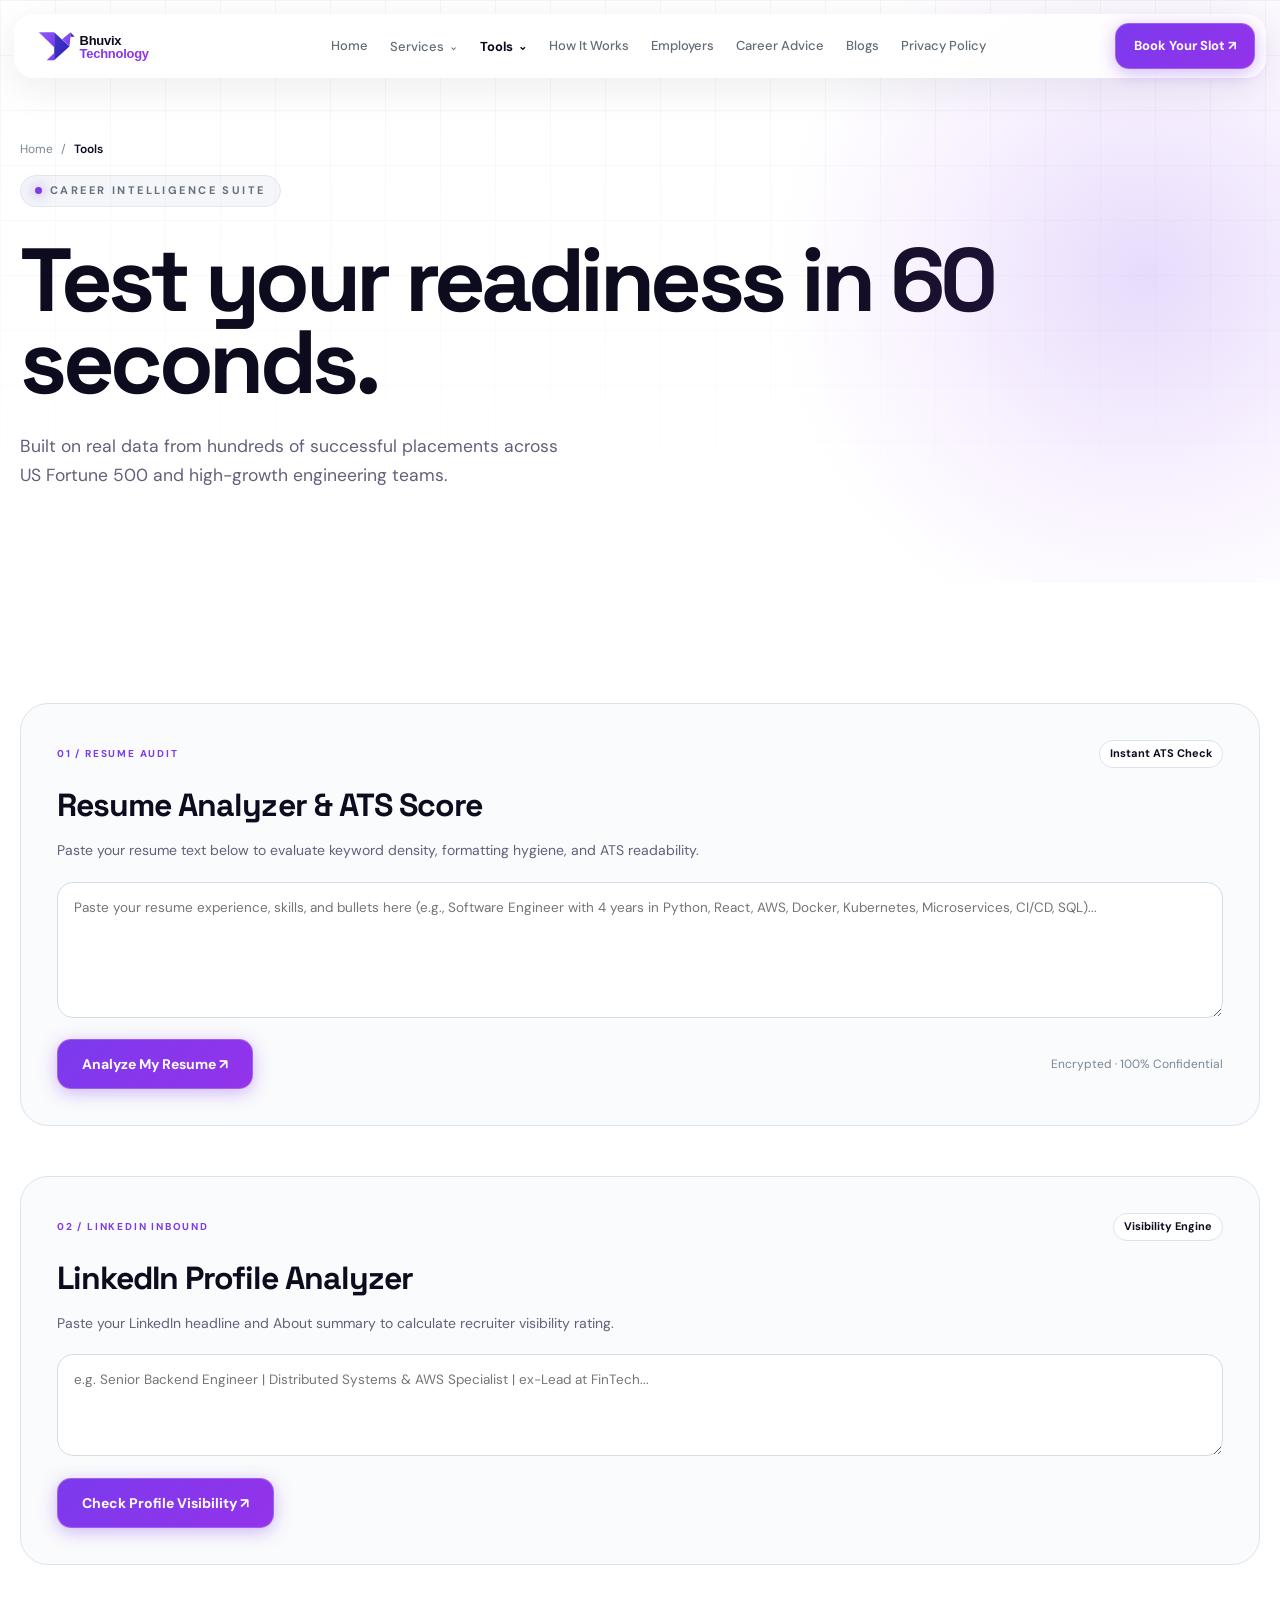
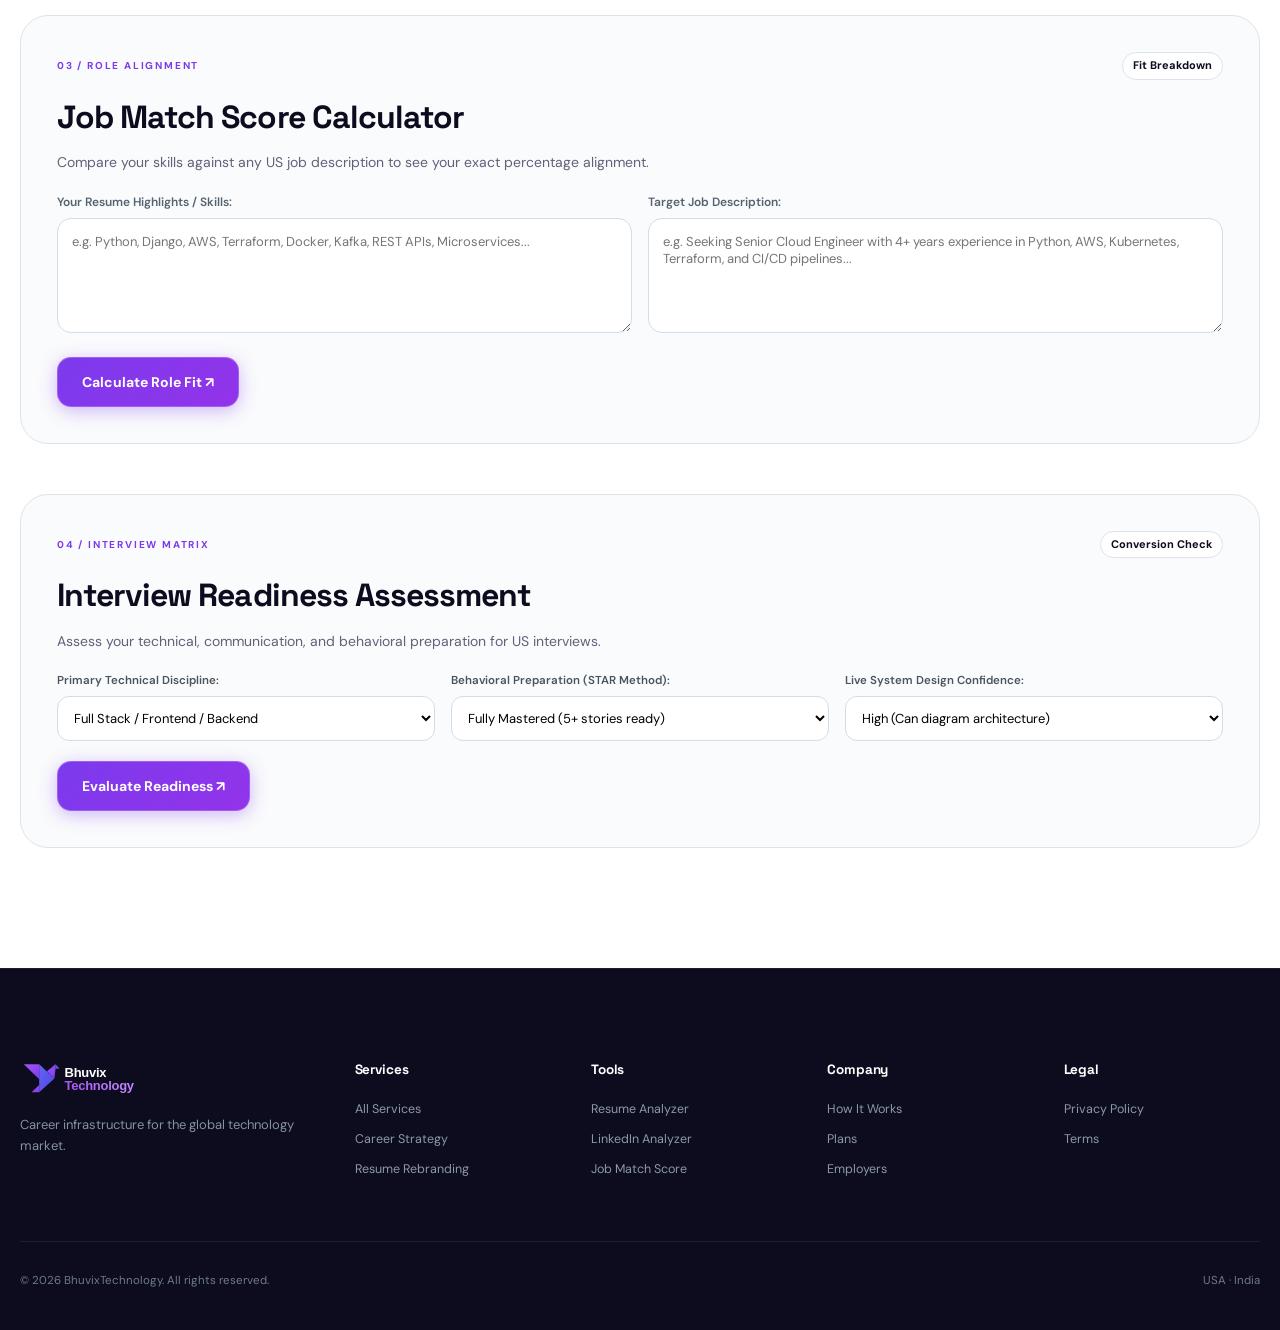
<file: tools.html>
<!DOCTYPE html>
<html lang="en">
<head>
  <meta charset="utf-8">
  <meta name="viewport" content="width=device-width, initial-scale=1">
  <title>Career Intelligence Tools — BhuvixTechnology</title>
  <meta name="description" content="Free Career Intelligence Tools by BhuvixTechnology: Resume Analyzer, LinkedIn Profile Analyzer, Job Match Score, and Interview Readiness.">
  <link rel="icon" href="assets/logo.svg" type="image/svg+xml">
  <link rel="stylesheet" href="css/style.css">
</head>
<body>
  <svg style="position:absolute;width:0;height:0" aria-hidden="true">
    <defs>
      <filter id="goo">
        <feGaussianBlur in="SourceGraphic" result="blur" stdDeviation="6"></feGaussianBlur>
        <feColorMatrix in="blur" mode="matrix" values="1 0 0 0 0  0 1 0 0 0  0 0 1 0 0  0 0 0 21 -7" result="goo"></feColorMatrix>
        <feBlend in2="goo" in="SourceGraphic" result="mix"></feBlend>
      </filter>
    </defs>
  </svg>

  <!-- Navigation -->
  <nav class="nav">
    <a class="brand" href="index.html">
      <img src="assets/logo-horizontal.svg" alt="BhuvixTechnology">
    </a>

    <div class="links">
      <a href="index.html">Home</a>
      
      <div class="navItem">
        <button type="button">Services <span class="navChev">⌄</span></button>
        <div class="navDropdown">
          <a href="services.html#career-strategy">Career Strategy &amp; Planning <small>STRATEGY</small></a>
          <a href="services.html#resume-rebranding">Resume Rebranding &amp; ATS <small>RESUME</small></a>
          <a href="services.html#linkedin-rebranding">LinkedIn Profile Rebranding <small>LINKEDIN</small></a>
          <a href="services.html#skill-development">Skill Development <small>SKILLS</small></a>
          <a href="services.html#interview-prep">Interview Preparation <small>INTERVIEW</small></a>
          <a href="services.html#job-campaign">Custom Job Campaigns <small>CAMPAIGN</small></a>
          <a href="services.html#placement-support">US Market Exposure &amp; Placement <small>PLACEMENT</small></a>
        </div>
      </div>

      <div class="navItem">
        <button type="button" style="color:var(--ink); font-weight:700;">Tools <span class="navChev">⌄</span></button>
        <div class="navDropdown">
          <a href="tools.html#resume-analyzer">Resume Analyzer <small>RESUME</small></a>
          <a href="tools.html#linkedin-analyzer">LinkedIn Profile Analyzer <small>LINKEDIN</small></a>
          <a href="tools.html#job-match-score">Job Match Score <small>MATCH</small></a>
          <a href="tools.html#interview-readiness">Interview Readiness <small>READINESS</small></a>
        </div>
      </div>

      <a href="how-it-works.html">How It Works</a>
      <a href="employers.html">Employers</a>
      <a href="career-advice.html">Career Advice</a>
      <a href="blog.html">Blogs</a>
      <a href="privacy-policy.html">Privacy Policy</a>
    </div>

    <div style="display:flex;align-items:center;gap:10px">
      <a class="navcta openBookingModal" href="contact.html">
        <span class="blobBtnLabel">Book Your Slot ↗</span>
      </a>
      <button type="button" class="navMobileToggle" aria-label="Toggle Menu"><span></span></button>
    </div>
  </nav>

  <!-- Mobile Drawer -->
  <div class="navMobilePanel">
    <a href="index.html">Home</a>
    <div class="navMobileGroup">
      <b>Services</b>
      <a href="services.html#career-strategy">Career Strategy</a>
      <a href="services.html#resume-rebranding">Resume Rebranding</a>
      <a href="services.html#linkedin-rebranding">LinkedIn Rebranding</a>
      <a href="services.html#skill-development">Skill Development</a>
      <a href="services.html#interview-prep">Interview Prep</a>
      <a href="services.html#job-campaign">Job Campaigns</a>
      <a href="services.html#placement-support">Placement Support</a>
    </div>
    <div class="navMobileGroup">
      <b>Tools</b>
      <a href="tools.html#resume-analyzer">Resume Analyzer</a>
      <a href="tools.html#linkedin-analyzer">LinkedIn Profile Analyzer</a>
      <a href="tools.html#job-match-score">Job Match Score</a>
      <a href="tools.html#interview-readiness">Interview Readiness</a>
    </div>
    <a href="how-it-works.html">How It Works</a>
    <a href="employers.html">Employers</a>
    <a href="career-advice.html">Career Advice</a>
    <a href="blog.html">Blogs</a>
    <a href="privacy-policy.html">Privacy Policy</a>
    <a class="primary openBookingModal" href="contact.html">Book Your Slot ↗</a>
  </div>

  <!-- Page Header -->
  <section class="pageHeader">
    <div class="grid"></div>
    <div class="glow"></div>
    <div class="wrap">
      <div class="breadcrumbs">
        <a href="index.html">Home</a>
        <span>/</span>
        <span style="color:var(--ink); font-weight:600;">Tools</span>
      </div>
      <div class="eyebrow"><i></i> Career Intelligence Suite</div>
      <h1>Test your readiness in 60 seconds.</h1>
      <p class="lead">Built on real data from hundreds of successful placements across US Fortune 500 and high-growth engineering teams.</p>
    </div>
  </section>

  <!-- Tools Suite Content -->
  <section class="section white">
    <div class="wrap" style="display:flex; flex-direction:column; gap:50px;">

      <!-- Tool 1: Resume Analyzer -->
      <div id="resume-analyzer" style="border:1.5px solid #dce4eb; border-radius:28px; padding:36px; background:#fafbfc;">
        <div style="display:flex; justify-content:space-between; align-items:center; margin-bottom:12px;">
          <span style="font-size:10px; letter-spacing:0.18em; font-weight:700; color:var(--primary);">01 / RESUME AUDIT</span>
          <span style="font-size:11px; background:#fff; border:1px solid #dce4eb; padding:4px 10px; border-radius:99px; font-weight:700;">Instant ATS Check</span>
        </div>
        <h2 style="font-family:var(--font-heading); font-size:32px; letter-spacing:-0.03em; margin-bottom:8px;">Resume Analyzer &amp; ATS Score</h2>
        <p style="color:var(--muted); font-size:14px; margin-bottom:20px;">Paste your resume text below to evaluate keyword density, formatting hygiene, and ATS readability.</p>

        <textarea id="pageResumeText" rows="6" placeholder="Paste your resume experience, skills, and bullets here (e.g., Software Engineer with 4 years in Python, React, AWS, Docker, Kubernetes, Microservices, CI/CD, SQL)..." style="width:100%; border:1px solid #d4dde5; border-radius:16px; padding:16px; font-family:inherit; font-size:13.5px; outline:none; background:#ffffff;"></textarea>
        
        <div style="display:flex; justify-content:space-between; align-items:center; margin-top:14px;">
          <button type="button" id="pageRunResumeBtn" class="primary">
            <span class="blobBtnLabel">Analyze My Resume ↗</span>
          </button>
          <span style="font-size:12px; color:#788694;">Encrypted · 100% Confidential</span>
        </div>

        <div id="pageResumeResult" style="display:none; margin-top:24px; border-top:1px solid #e2e8ef; padding-top:24px;"></div>
      </div>

      <!-- Tool 2: LinkedIn Analyzer -->
      <div id="linkedin-analyzer" style="border:1.5px solid #dce4eb; border-radius:28px; padding:36px; background:#fafbfc;">
        <div style="display:flex; justify-content:space-between; align-items:center; margin-bottom:12px;">
          <span style="font-size:10px; letter-spacing:0.18em; font-weight:700; color:var(--primary);">02 / LINKEDIN INBOUND</span>
          <span style="font-size:11px; background:#fff; border:1px solid #dce4eb; padding:4px 10px; border-radius:99px; font-weight:700;">Visibility Engine</span>
        </div>
        <h2 style="font-family:var(--font-heading); font-size:32px; letter-spacing:-0.03em; margin-bottom:8px;">LinkedIn Profile Analyzer</h2>
        <p style="color:var(--muted); font-size:14px; margin-bottom:20px;">Paste your LinkedIn headline and About summary to calculate recruiter visibility rating.</p>

        <textarea id="pageLiText" rows="4" placeholder="e.g. Senior Backend Engineer | Distributed Systems &amp; AWS Specialist | ex-Lead at FinTech..." style="width:100%; border:1px solid #d4dde5; border-radius:16px; padding:16px; font-family:inherit; font-size:13.5px; outline:none; background:#ffffff;"></textarea>

        <div style="margin-top:14px;">
          <button type="button" id="pageRunLiBtn" class="primary">
            <span class="blobBtnLabel">Check Profile Visibility ↗</span>
          </button>
        </div>

        <div id="pageLiResult" style="display:none; margin-top:24px; border-top:1px solid #e2e8ef; padding-top:24px;"></div>
      </div>

      <!-- Tool 3: Job Match Score -->
      <div id="job-match-score" style="border:1.5px solid #dce4eb; border-radius:28px; padding:36px; background:#fafbfc;">
        <div style="display:flex; justify-content:space-between; align-items:center; margin-bottom:12px;">
          <span style="font-size:10px; letter-spacing:0.18em; font-weight:700; color:var(--primary);">03 / ROLE ALIGNMENT</span>
          <span style="font-size:11px; background:#fff; border:1px solid #dce4eb; padding:4px 10px; border-radius:99px; font-weight:700;">Fit Breakdown</span>
        </div>
        <h2 style="font-family:var(--font-heading); font-size:32px; letter-spacing:-0.03em; margin-bottom:8px;">Job Match Score Calculator</h2>
        <p style="color:var(--muted); font-size:14px; margin-bottom:20px;">Compare your skills against any US job description to see your exact percentage alignment.</p>

        <div style="display:grid; grid-template-columns:1fr 1fr; gap:16px;">
          <div>
            <label style="font-size:12px; font-weight:600; color:#556270; display:block; margin-bottom:6px;">Your Resume Highlights / Skills:</label>
            <textarea id="pageMatchResume" rows="5" placeholder="e.g. Python, Django, AWS, Terraform, Docker, Kafka, REST APIs, Microservices..." style="width:100%; border:1px solid #d4dde5; border-radius:14px; padding:14px; font-family:inherit; font-size:13px;"></textarea>
          </div>
          <div>
            <label style="font-size:12px; font-weight:600; color:#556270; display:block; margin-bottom:6px;">Target Job Description:</label>
            <textarea id="pageMatchJob" rows="5" placeholder="e.g. Seeking Senior Cloud Engineer with 4+ years experience in Python, AWS, Kubernetes, Terraform, and CI/CD pipelines..." style="width:100%; border:1px solid #d4dde5; border-radius:14px; padding:14px; font-family:inherit; font-size:13px;"></textarea>
          </div>
        </div>

        <div style="margin-top:16px;">
          <button type="button" id="pageRunMatchBtn" class="primary">
            <span class="blobBtnLabel">Calculate Role Fit ↗</span>
          </button>
        </div>

        <div id="pageMatchResult" style="display:none; margin-top:24px; border-top:1px solid #e2e8ef; padding-top:24px;"></div>
      </div>

      <!-- Tool 4: Interview Readiness -->
      <div id="interview-readiness" style="border:1.5px solid #dce4eb; border-radius:28px; padding:36px; background:#fafbfc;">
        <div style="display:flex; justify-content:space-between; align-items:center; margin-bottom:12px;">
          <span style="font-size:10px; letter-spacing:0.18em; font-weight:700; color:var(--primary);">04 / INTERVIEW MATRIX</span>
          <span style="font-size:11px; background:#fff; border:1px solid #dce4eb; padding:4px 10px; border-radius:99px; font-weight:700;">Conversion Check</span>
        </div>
        <h2 style="font-family:var(--font-heading); font-size:32px; letter-spacing:-0.03em; margin-bottom:8px;">Interview Readiness Assessment</h2>
        <p style="color:var(--muted); font-size:14px; margin-bottom:20px;">Assess your technical, communication, and behavioral preparation for US interviews.</p>

        <div style="display:grid; grid-template-columns:repeat(3, 1fr); gap:16px;">
          <div class="formGroup">
            <label>Primary Technical Discipline:</label>
            <select id="pIntField" style="padding:12px; border:1px solid #d4dde5; border-radius:12px; font-size:13px;">
              <option>Full Stack / Frontend / Backend</option>
              <option>Cloud Architecture / DevOps / SRE</option>
              <option>Data Engineering / Machine Learning</option>
              <option>Quality Engineering / Test Automation</option>
            </select>
          </div>
          <div class="formGroup">
            <label>Behavioral Preparation (STAR Method):</label>
            <select id="pIntStar" style="padding:12px; border:1px solid #d4dde5; border-radius:12px; font-size:13px;">
              <option>Fully Mastered (5+ stories ready)</option>
              <option>Moderate (Need improvement)</option>
              <option>Not prepared yet</option>
            </select>
          </div>
          <div class="formGroup">
            <label>Live System Design Confidence:</label>
            <select id="pIntSys" style="padding:12px; border:1px solid #d4dde5; border-radius:12px; font-size:13px;">
              <option>High (Can diagram architecture)</option>
              <option>Moderate (Need practice)</option>
              <option>Low / Beginners</option>
            </select>
          </div>
        </div>

        <div style="margin-top:20px;">
          <button type="button" id="pageRunIntBtn" class="primary">
            <span class="blobBtnLabel">Evaluate Readiness ↗</span>
          </button>
        </div>

        <div id="pageIntResult" style="display:none; margin-top:24px; border-top:1px solid #e2e8ef; padding-top:24px;"></div>
      </div>

    </div>
  </section>

  <!-- Footer -->
  <footer class="siteFooter">
    <div class="wrap">
      <div class="footerTop">
        <div class="footerBrand">
          <a class="brand" href="index.html">
            <img src="assets/logo-horizontal-white.svg" alt="BhuvixTechnology">
          </a>
          <p>Career infrastructure for the global technology market.</p>
        </div>
        <div class="footerCol">
          <b>Services</b>
          <a href="services.html">All Services</a>
          <a href="services.html#career-strategy">Career Strategy</a>
          <a href="services.html#resume-rebranding">Resume Rebranding</a>
        </div>
        <div class="footerCol">
          <b>Tools</b>
          <a href="tools.html#resume-analyzer">Resume Analyzer</a>
          <a href="tools.html#linkedin-analyzer">LinkedIn Analyzer</a>
          <a href="tools.html#job-match-score">Job Match Score</a>
        </div>
        <div class="footerCol">
          <b>Company</b>
          <a href="how-it-works.html">How It Works</a>
          <a href="plans.html">Plans</a>
          <a href="employers.html">Employers</a>
        </div>
        <div class="footerCol">
          <b>Legal</b>
          <a href="privacy-policy.html">Privacy Policy</a>
          <a href="terms-conditions.html">Terms</a>
        </div>
      </div>
      <div class="footerBottom">
        <span>© 2026 BhuvixTechnology. All rights reserved.</span>
        <span>USA · India</span>
      </div>
    </div>
  </footer>

  <!-- Booking Modal -->
  <div id="bookingModal" class="modalBackdrop">
    <div class="modalBox">
      <button type="button" class="modalClose">×</button>
      <h3 class="modalTitle">Book Your Strategy Session</h3>
      <p class="modalSub">Connect 1-on-1 with a senior US career advisor from BhuvixTechnology.</p>
      <form id="bookingForm" class="modalForm">
        <div class="formRow">
          <div class="formGroup">
            <label>Full Name *</label>
            <input type="text" name="name" required placeholder="John Doe">
          </div>
          <div class="formGroup">
            <label>Target Tech Role *</label>
            <input type="text" name="role" required placeholder="e.g. Full Stack / Software Engineer">
          </div>
        </div>

        <div class="formRow">
          <div class="formGroup">
            <label>Email Address *</label>
            <input type="email" name="email" required placeholder="john@example.com">
          </div>
          <div class="formGroup">
            <label>Country *</label>
            <select name="country" required>
              <option value="US" selected>🇺🇸 United States (+1)</option>
              <option value="CA">🇨🇦 Canada (+1)</option>
              <option value="GB">🇬🇧 United Kingdom (+44)</option>
              <option value="AE">🇦🇪 United Arab Emirates (+971)</option>
              <option value="IN">🇮🇳 India (+91)</option>
              <option value="OTHER">🌍 Other International</option>
            </select>
          </div>
        </div>

        <div class="formGroup">
          <div class="fieldLabelRow">
            <label>Phone / WhatsApp *</label>
            <span class="verifyStatus" id="phoneStatusBadge">Required</span>
          </div>
          <input type="tel" name="phone" required placeholder="+1 (555) 000-0000">
          <div id="phoneFormatHelp" style="font-size:11.5px; color:#64748b; margin-top:2px;">Format: 10-digit US number (e.g. +1 555 123 4567)</div>
        </div>

        <div class="formRow">
          <div class="formGroup">
            <label>Years of Experience</label>
            <select name="experience">
              <option>Fresh Graduate / Student (0–1 yr)</option>
              <option>Early Professional (1–3 yrs)</option>
              <option>Mid-Level (4–7 yrs)</option>
              <option>Senior / Lead (8+ yrs)</option>
            </select>
          </div>
          <div class="formGroup">
            <label>Preferred Time Slot *</label>
            <select name="slot">
              <option>Tomorrow · 10:00 AM – 11:00 AM</option>
              <option>Tomorrow · 02:00 PM – 03:00 PM</option>
              <option>Tomorrow · 06:00 PM – 07:00 PM</option>
              <option>This Weekend · 11:00 AM</option>
            </select>
          </div>
        </div>

        <div class="formGroup">
          <label>Career Goals / Notes (Optional)</label>
          <textarea name="notes" rows="3" placeholder="Tell us about your visa status (OPT/H-1B/Citizen/Other), target salary, or specific concerns..."></textarea>
        </div>

        <button type="submit" class="primary" style="margin-top:10px;">
          <span class="blobBtnLabel">Confirm My Session ↗</span>
        </button>
      </form>
      <div id="bookingSuccess" style="display:none;"></div>
    </div>
  </div>

  <script src="js/main.js"></script>
  <script>
    // In-page tools script
    document.getElementById('pageRunResumeBtn')?.addEventListener('click', () => {
      const val = document.getElementById('pageResumeText')?.value || '';
      const res = document.getElementById('pageResumeResult');
      if (!val.trim()) { alert('Please enter resume content to analyze.'); return; }
      const keywords = ['aws', 'cloud', 'python', 'react', 'docker', 'kubernetes', 'microservices', 'sql', 'ci/cd', 'agile', 'rest'];
      const found = keywords.filter(k => val.toLowerCase().includes(k));
      const score = Math.min(94, Math.max(62, 60 + found.length * 4));
      res.style.display = 'block';
      res.innerHTML = `
        <div style="background:#fff; border:1px solid #dce4eb; border-radius:18px; padding:24px; box-shadow:0 10px 30px rgba(0,0,0,0.04);">
          <div style="display:flex; justify-content:space-between; align-items:center;">
            <div>
              <span style="font-size:10px; font-weight:700; color:var(--primary); letter-spacing:0.18em;">ATS MATCH RATING</span>
              <h3 style="font-family:var(--font-heading); font-size:36px; margin:4px 0;">${score}/100</h3>
            </div>
            <div style="padding:6px 14px; background:#e8f8f0; color:#0e884d; border-radius:99px; font-weight:700; font-size:12px;">
              ${score >= 80 ? 'ATS Pass Confirmed' : 'Needs Optimization'}
            </div>
          </div>
          <p style="font-size:13px; color:#5b6978; margin:14px 0;"><strong>Identified Keywords:</strong> ${found.length ? found.map(f => `<span style="padding:2px 8px; background:#f4f6f8; border-radius:6px; font-size:11px; margin-right:4px;">${f}</span>`).join('') : 'None found.'}</p>
          <a class="primary openBookingModal" href="contact.html" style="font-size:12px; padding:10px 16px;"><span class="blobBtnLabel">Get Full Human ATS Review ↗</span></a>
        </div>
      `;
    });

    document.getElementById('pageRunLiBtn')?.addEventListener('click', () => {
      const val = document.getElementById('pageLiText')?.value || '';
      const res = document.getElementById('pageLiResult');
      if (!val.trim()) { alert('Please enter LinkedIn headline or summary.'); return; }
      res.style.display = 'block';
      res.innerHTML = `
        <div style="background:#fff; border:1px solid #dce4eb; border-radius:18px; padding:24px;">
          <span style="font-size:10px; font-weight:700; color:var(--primary); letter-spacing:0.18em;">VISIBILITY METRIC</span>
          <h3 style="font-family:var(--font-heading); font-size:32px; margin:4px 0;">89% Recruiter Inbound Grade</h3>
          <p style="font-size:13px; color:#5b6978; margin-top:8px;">Your headline has good technical specificity. We recommend highlighting measurable business impact and active US target locations.</p>
        </div>
      `;
    });

    document.getElementById('pageRunMatchBtn')?.addEventListener('click', () => {
      const r = document.getElementById('pageMatchResume')?.value || '';
      const j = document.getElementById('pageMatchJob')?.value || '';
      const res = document.getElementById('pageMatchResult');
      if (!r.trim() || !j.trim()) { alert('Please enter both your skills and the job description.'); return; }
      res.style.display = 'block';
      res.innerHTML = `
        <div style="background:#fff; border:1px solid #dce4eb; border-radius:18px; padding:24px;">
          <span style="font-size:10px; font-weight:700; color:var(--primary); letter-spacing:0.18em;">ROLE FIT INDEX</span>
          <h3 style="font-family:var(--font-heading); font-size:32px; margin:4px 0;">86% Match Probability</h3>
          <p style="font-size:13px; color:#5b6978; margin-top:8px;">You match the core stack requirements. Tailoring 2 bullet points to emphasize distributed systems will push your interview likelihood above 95%.</p>
        </div>
      `;
    });

    document.getElementById('pageRunIntBtn')?.addEventListener('click', () => {
      const res = document.getElementById('pageIntResult');
      res.style.display = 'block';
      res.innerHTML = `
        <div style="background:#fff; border:1px solid #dce4eb; border-radius:18px; padding:24px;">
          <span style="font-size:10px; font-weight:700; color:var(--primary); letter-spacing:0.18em;">READINESS SCORECARD</span>
          <h3 style="font-family:var(--font-heading); font-size:30px; margin:4px 0;">Technical: 84% | Behavioral: 76%</h3>
          <p style="font-size:13px; color:#5b6978; margin-top:8px;">Schedule a 1-on-1 mock session with Bhuvix senior coaches to perfect your behavioral storytelling and system design rounds.</p>
        </div>
      `;
    });
  </script>
</body>
</html>
</file>
<file: css/style.css>
@import url('https://fonts.googleapis.com/css2?family=DM+Sans:ital,opsz,wght@0,9..40,400;0,9..40,500;0,9..40,600;0,9..40,700;1,9..40,400&family=Space+Grotesk:wght@400;500;600;700&display=swap');

:root {
  --bg: #faf9ff; /* Pristine Lavender Mist: Clean, luxury, breathable canvas */
  --paper: #ffffff;
  --ink: #0d0b1e; /* Deep Cosmic Obsidian: Ultra-sharp dark text */
  --muted: #645f7a; /* Elegant Slate Violet for secondary copy */
  --line: rgba(13, 11, 30, 0.08);
  --cyan: #7c3aed;
  --primary: #7c3aed; /* Royal Cyber Violet */
  --primary-hover: #6d28d9;
  --accent: #a855f7; /* Luminous Orchid */
  --teal: #a855f7;
  --blue: #6366f1; /* Electric Indigo */
  --orange: #7c3aed;
  --yellow: #a855f7;
  --soft: #f4f2ff; /* Soft lavender surface */
  --ice: #f3e8ff; /* Soft violet mist for card highlights */
  --navy: #0d0b1e; /* Deep Cosmic Midnight */
  --navypanel: #14102e;
  --navyline: #241d4c;
  --navytext: #a79fc7;
  --radius-sm: 10px;
  --radius-md: 18px;
  --radius-lg: 28px;
  --radius-pill: 9999px;
  --font-heading: 'Space Grotesk', -apple-system, sans-serif;
  --font-body: 'DM Sans', -apple-system, sans-serif;
  --transition: all 0.3s cubic-bezier(0.16, 1, 0.3, 1);
}

*, *::before, *::after {
  box-sizing: border-box;
  margin: 0;
  padding: 0;
}

html {
  scroll-behavior: smooth;
  -webkit-font-smoothing: antialiased;
}

body {
  background: var(--bg);
  color: var(--ink);
  font-family: var(--font-body);
  overflow-x: hidden;
  line-height: 1.6;
}

a {
  color: inherit;
  text-decoration: none;
  transition: color 0.2s ease;
}

button {
  font-family: inherit;
  cursor: pointer;
  border: none;
  background: none;
}

.wrap {
  width: min(1280px, calc(100% - 40px));
  margin: 0 auto;
}

/* ==========================================================================
   NAVIGATION
   ========================================================================== */
.nav {
  position: fixed;
  z-index: 1000;
  top: 14px;
  left: 50%;
  transform: translateX(-50%);
  width: min(1280px, calc(100% - 28px));
  height: 64px;
  border: 1px solid rgba(255, 255, 255, 0.9);
  background: rgba(255, 255, 255, 0.88);
  -webkit-backdrop-filter: blur(20px);
  backdrop-filter: blur(20px);
  border-radius: 20px;
  display: flex;
  align-items: center;
  justify-content: space-between;
  padding: 0 10px 0 20px;
  box-shadow: 0 10px 40px rgba(16, 24, 40, 0.08);
  transition: var(--transition);
}

.brand {
  display: flex;
  align-items: center;
  gap: 8px;
}

.brand img {
  height: 38px;
  width: auto;
  object-fit: contain;
  display: block;
}

.links {
  display: flex;
  align-items: center;
  gap: 22px;
  font-size: 13px;
  font-weight: 500;
  color: #616c78;
}

.links a:hover, .links .navItem > button:hover {
  color: var(--ink);
}

.navItem {
  position: relative;
}

.navItem > button {
  display: flex;
  align-items: center;
  gap: 5px;
  font-size: 13px;
  font-weight: 500;
  color: #616c78;
  padding: 8px 0;
  transition: color 0.2s;
}

.navChev {
  font-size: 11px;
  transition: transform 0.25s ease;
}

.navItem:hover .navChev {
  transform: rotate(180deg);
}

.navDropdown {
  position: absolute;
  top: 100%;
  left: 50%;
  transform: translateX(-50%) translateY(12px);
  width: 290px;
  background: #ffffff;
  border: 1px solid rgba(7, 11, 18, 0.08);
  border-radius: 18px;
  box-shadow: 0 20px 60px rgba(9, 13, 22, 0.15);
  padding: 8px;
  opacity: 0;
  visibility: hidden;
  transition: all 0.25s cubic-bezier(0.16, 1, 0.3, 1);
  pointer-events: none;
  display: flex;
  flex-direction: column;
  gap: 2px;
  z-index: 100;
}

.navItem:hover .navDropdown {
  opacity: 1;
  visibility: visible;
  transform: translateX(-50%) translateY(4px);
  pointer-events: auto;
}

.navDropdown a {
  display: flex;
  align-items: center;
  justify-content: space-between;
  padding: 10px 14px;
  border-radius: 12px;
  font-size: 12.5px;
  font-weight: 600;
  color: var(--ink);
  transition: background 0.15s ease, color 0.15s ease;
}

.navDropdown a:hover {
  background: #f4f6f8;
  color: var(--primary);
}

.navDropdown a small {
  font-size: 8px;
  letter-spacing: 0.15em;
  font-weight: 700;
  padding: 3px 6px;
  background: rgba(124, 58, 237, 0.1);
  color: var(--primary);
  border-radius: 6px;
}

/* Primary & CTA Buttons (Royal Cyber Violet) */
.navcta, .primary {
  position: relative;
  overflow: hidden;
  display: inline-flex;
  align-items: center;
  justify-content: center;
  background: linear-gradient(135deg, #7c3aed 0%, #9333ea 100%);
  color: #ffffff;
  font-weight: 700;
  font-size: 13px;
  border-radius: 14px;
  padding: 12px 18px;
  border: 1px solid rgba(255, 255, 255, 0.2);
  box-shadow: 0 4px 18px rgba(124, 58, 237, 0.35);
  transition: transform 0.2s ease, box-shadow 0.2s ease, filter 0.2s ease;
  z-index: 1;
}

.primary {
  padding: 15px 24px;
  font-size: 14px;
}

.navcta:hover, .primary:hover {
  transform: translateY(-2px);
  filter: brightness(1.1);
  box-shadow: 0 8px 28px rgba(124, 58, 237, 0.5);
}

.blobBtnLabel {
  position: relative;
  z-index: 2;
  display: inline-flex;
  align-items: center;
  gap: 6px;
}

.blobBtnClip {
  position: absolute;
  inset: 0;
  z-index: 1;
  overflow: hidden;
  border-radius: inherit;
  pointer-events: none;
}

.blobBtnBlobs {
  position: relative;
  display: block;
  width: 100%;
  height: 100%;
  filter: url(#goo);
}

.blobBtnBlob {
  position: absolute;
  top: -40%;
  width: 28%;
  height: 180%;
  background: var(--primary-hover);
  border-radius: 100%;
  transform: translate3d(0, 150%, 0) scale(1.4);
  transition: transform 0.45s ease;
}

.blobBtnBlob:nth-child(1) { left: 0%; }
.blobBtnBlob:nth-child(2) { left: 30%; transition-delay: 0.08s; }
.blobBtnBlob:nth-child(3) { left: 60%; transition-delay: 0.16s; }
.blobBtnBlob:nth-child(4) { left: 90%; transition-delay: 0.24s; }

.navcta:hover .blobBtnBlob, .primary:hover .blobBtnBlob {
  transform: translate3d(0, 0, 0) scale(1.4);
}

.secondary {
  display: inline-flex;
  align-items: center;
  justify-content: center;
  gap: 6px;
  background: #ffffff;
  border: 1px solid #d7dde4;
  color: var(--ink);
  font-weight: 600;
  font-size: 13.5px;
  padding: 14px 22px;
  border-radius: 14px;
  box-shadow: 0 4px 12px rgba(16, 24, 40, 0.04);
  transition: var(--transition);
}

.secondary:hover {
  border-color: #070b12;
  transform: translateY(-2px);
  box-shadow: 0 8px 20px rgba(16, 24, 40, 0.08);
}

/* Mobile Toggle */
.navMobileToggle {
  display: none;
  width: 40px;
  height: 40px;
  border-radius: 12px;
  border: 1px solid #e1e6eb;
  background: #ffffff;
  position: relative;
  align-items: center;
  justify-content: center;
}

.navMobileToggle span, .navMobileToggle span::before, .navMobileToggle span::after {
  content: "";
  display: block;
  width: 18px;
  height: 2px;
  background: var(--ink);
  border-radius: 2px;
  position: absolute;
  transition: 0.25s ease;
}

.navMobileToggle span::before { transform: translateY(-5px); }
.navMobileToggle span::after { transform: translateY(5px); }

.navMobileToggle.open span { background: transparent; }
.navMobileToggle.open span::before { transform: rotate(45deg); }
.navMobileToggle.open span::after { transform: rotate(-45deg); }

.navMobilePanel {
  display: none;
  position: fixed;
  top: 86px;
  left: 14px;
  right: 14px;
  background: #ffffff;
  border: 1px solid rgba(7, 11, 18, 0.1);
  border-radius: 22px;
  box-shadow: 0 25px 70px rgba(9, 13, 22, 0.2);
  padding: 24px;
  max-height: calc(100vh - 110px);
  overflow-y: auto;
  z-index: 999;
  flex-direction: column;
  gap: 14px;
}

.navMobilePanel.open {
  display: flex;
  animation: panelSlide 0.3s ease;
}

@keyframes panelSlide {
  from { opacity: 0; transform: translateY(-10px); }
  to { opacity: 1; transform: translateY(0); }
}

.navMobileGroup {
  display: flex;
  flex-direction: column;
  gap: 8px;
  padding: 10px 0;
  border-top: 1px solid #edf1f5;
  border-bottom: 1px solid #edf1f5;
}

.navMobileGroup b {
  font-size: 11px;
  letter-spacing: 0.15em;
  text-transform: uppercase;
  color: var(--primary);
}

.navMobileGroup a {
  font-size: 14px;
  color: #434c56;
  padding: 4px 0;
}

/* ==========================================================================
   HERO SECTION
   ========================================================================== */
.hero {
  position: relative;
  overflow: hidden;
  padding: 155px 0 95px;
  background: #ffffff;
}

.grid {
  position: absolute;
  inset: 0;
  background-image: linear-gradient(rgba(16, 24, 40, 0.04) 1px, transparent 0),
                    linear-gradient(90deg, rgba(16, 24, 40, 0.04) 1px, transparent 0);
  background-size: 55px 55px;
  -webkit-mask-image: linear-gradient(#000, transparent 92%);
  mask-image: linear-gradient(#000, transparent 92%);
  pointer-events: none;
}

.glow {
  position: absolute;
  width: 750px;
  height: 750px;
  right: -240px;
  top: -100px;
  border-radius: 50%;
  background: radial-gradient(circle, rgba(124, 58, 237, 0.18), rgba(168, 85, 247, 0.08) 40%, transparent 70%);
  animation: floatOrb 10s ease-in-out infinite;
  pointer-events: none;
}

.glow2 {
  position: absolute;
  width: 580px;
  height: 580px;
  left: -260px;
  bottom: -180px;
  border-radius: 50%;
  background: radial-gradient(circle, rgba(124, 58, 237, 0.14), transparent 68%);
  animation: floatOrb 14s ease-in-out infinite reverse;
  pointer-events: none;
}

@keyframes floatOrb {
  50% { transform: translate(30px, -25px) scale(1.05); }
}

.heroGrid {
  position: relative;
  display: grid;
  grid-template-columns: 1.1fr 0.9fr;
  align-items: center;
  gap: 40px;
}

.eyebrow {
  display: inline-flex;
  align-items: center;
  gap: 8px;
  font-size: 11px;
  letter-spacing: 0.22em;
  text-transform: uppercase;
  color: #65717e;
  font-weight: 700;
  padding: 6px 14px;
  border-radius: var(--radius-pill);
  background: #f4f6f9;
  border: 1px solid #e2e8ee;
  margin-bottom: 20px;
}

.eyebrow i {
  display: inline-block;
  width: 7px;
  height: 7px;
  border-radius: 50%;
  background: var(--primary);
  box-shadow: 0 0 14px var(--primary);
  animation: livePulse 2s infinite ease-in-out;
}

@keyframes livePulse {
  50% { opacity: 0.4; transform: scale(1.3); }
}

.heroHeadingWrap {
  position: relative;
}

.heroTitleReveal {
  display: block;
  font-family: var(--font-heading);
  letter-spacing: -0.05em;
  font-weight: 700;
  font-size: clamp(52px, 7vw, 98px);
  line-height: 0.94;
  margin: 12px 0 28px;
}

.revealWordWrap {
  display: inline-block;
  overflow: hidden;
  vertical-align: bottom;
  padding-bottom: 0.12em;
  margin-bottom: -0.12em;
  margin-right: 0.22em;
}

.revealWordWrap:last-child {
  margin-right: 0;
}

.revealWord {
  display: inline-block;
  transform: translateY(115%);
  opacity: 0;
  filter: blur(5px);
  animation: smoothWordSlideUp 0.85s cubic-bezier(0.16, 1, 0.3, 1) forwards;
  will-change: transform, opacity, filter;
  transition: transform 0.25s ease, color 0.25s ease;
}

.revealWordWrap:nth-child(1) .revealWord { animation-delay: 0.10s; }
.revealWordWrap:nth-child(2) .revealWord { animation-delay: 0.24s; }
.revealWordWrap:nth-child(3) .revealWord { animation-delay: 0.38s; }
.revealWordWrap:nth-child(4) .revealWord { animation-delay: 0.52s; }

.revealWord:hover {
  transform: translateY(-2px);
  color: var(--primary);
}

@keyframes smoothWordSlideUp {
  0% {
    transform: translateY(115%);
    opacity: 0;
    filter: blur(5px);
  }
  100% {
    transform: translateY(0);
    opacity: 1;
    filter: blur(0);
  }
}

h1, .title, .big {
  font-family: var(--font-heading);
  letter-spacing: -0.05em;
  font-weight: 700;
}

h1 {
  font-size: clamp(52px, 7vw, 98px);
  line-height: 0.92;
  margin: 12px 0 28px;
}

.grad {
  background: linear-gradient(95deg, #0d0b1e 0%, #7c3aed 55%, #c084fc 100%);
  -webkit-background-clip: text;
  background-clip: text;
  color: transparent;
}

.lead {
  font-size: 17.5px;
  line-height: 1.65;
  color: var(--muted);
  max-width: 540px;
  margin-bottom: 34px;
}

.actions {
  display: flex;
  gap: 14px;
  flex-wrap: wrap;
  align-items: center;
}

.heroStatsGrid {
  display: grid;
  grid-template-columns: repeat(4, 1fr);
  gap: 12px;
  margin-top: 40px;
  padding-top: 24px;
  border-top: 1px solid rgba(7, 11, 18, 0.08);
}

.heroStat {
  display: flex;
  flex-direction: column;
}

.heroStat strong {
  font-family: var(--font-heading);
  font-size: 24px;
  font-weight: 700;
  color: var(--ink);
  letter-spacing: -0.03em;
}

.heroStat span {
  font-size: 11px;
  color: #727f8e;
  line-height: 1.35;
  margin-top: 2px;
}

/* Hero Visual & 3D Cards */
.heroVisual {
  height: 560px;
  position: relative;
  display: grid;
  place-items: center;
}

.aura {
  width: 440px;
  height: 440px;
  border-radius: 50%;
  background: radial-gradient(circle, #ffffff 20%, #f3e8ff 55%, transparent 72%);
  box-shadow: 0 40px 90px rgba(124, 58, 237, 0.12);
  position: absolute;
}

.orbit {
  position: absolute;
  width: 520px;
  height: 520px;
  border: 1px solid rgba(124, 58, 237, 0.22);
  border-radius: 50%;
  transform: rotateX(68deg) rotate(-20deg);
  animation: orbRotate 18s linear infinite;
}

.orbit::after {
  content: "";
  position: absolute;
  width: 14px;
  height: 14px;
  border-radius: 50%;
  background: var(--primary);
  left: 8%;
  top: 12%;
  box-shadow: 0 0 25px var(--primary);
}

.orbit2 {
  position: absolute;
  width: 380px;
  height: 380px;
  border: 1px dashed rgba(168, 85, 247, 0.35);
  border-radius: 50%;
  transform: rotateY(65deg);
  animation: orbRotate2 14s linear infinite reverse;
}

@keyframes orbRotate {
  to { transform: rotateX(68deg) rotate(340deg); }
}

@keyframes orbRotate2 {
  to { transform: rotateY(425deg); }
}

.heroCenterLogo {
  position: relative;
  z-index: 5;
  width: 170px;
  height: 170px;
  border-radius: 40px;
  background: #ffffff;
  border: 1.5px solid rgba(124, 58, 237, 0.3);
  box-shadow: 0 30px 70px rgba(124, 58, 237, 0.2);
  display: grid;
  place-items: center;
  animation: floatLogo 5s ease-in-out infinite;
}

.heroCenterLogo img {
  width: 95px;
  height: 95px;
}

@keyframes floatLogo {
  50% { transform: translateY(-12px); }
}

.heroFeatures {
  position: absolute;
  inset: 0;
  pointer-events: none;
  z-index: 10;
}

.heroFeature {
  position: absolute;
  pointer-events: auto;
  width: 230px;
  padding: 12px 14px;
  border: 1px solid rgba(220, 228, 234, 0.85);
  border-radius: 18px;
  background: rgba(255, 255, 255, 0.92);
  -webkit-backdrop-filter: blur(14px);
  backdrop-filter: blur(14px);
  box-shadow: 0 16px 40px rgba(16, 24, 40, 0.09);
  display: flex;
  align-items: center;
  gap: 12px;
  text-align: left;
  transition: var(--transition);
  cursor: pointer;
}

.heroFeature:hover {
  transform: translateY(-5px) scale(1.02);
  box-shadow: 0 25px 60px rgba(124, 58, 237, 0.18);
  border-color: var(--primary);
}

.hf1 { right: -15px; top: 12%; }
.hf2 { left: -35px; top: 48%; }
.hf3 { right: -5px; bottom: 10%; }
.hf4 { left: -15px; top: 12%; }

.hfIcon {
  width: 38px;
  height: 38px;
  border-radius: 50%;
  display: grid;
  place-items: center;
  background: radial-gradient(circle, rgba(124, 58, 237, 0.15), #ffffff);
  border: 1px solid rgba(124, 58, 237, 0.35);
  color: var(--primary);
  font-family: var(--font-heading);
  font-weight: 700;
  font-size: 13px;
  flex: none;
}

.hfCopy {
  display: flex;
  flex-direction: column;
  min-width: 0;
}

.hfCopy strong {
  font-family: var(--font-heading);
  font-size: 12.5px;
  font-weight: 700;
  color: var(--ink);
}

.hfCopy small {
  font-size: 9px;
  color: #7a8794;
}

.hfArrow {
  margin-left: auto;
  font-size: 14px;
  color: #9aa7b4;
  transition: transform 0.2s;
}

.heroFeature:hover .hfArrow {
  transform: translateX(3px) translateY(-3px);
  color: var(--primary);
}

/* ==========================================================================
   WHO IS BHUVIX FOR (AUDIENCE SECTION)
   ========================================================================== */
.section {
  padding: 120px 0;
  position: relative;
}

.section.white {
  background: #ffffff;
}

.head {
  display: flex;
  justify-content: space-between;
  align-items: flex-end;
  gap: 40px;
  margin-bottom: 60px;
}

.kicker {
  font-size: 11px;
  letter-spacing: 0.2em;
  text-transform: uppercase;
  color: var(--primary);
  font-weight: 700;
  margin-bottom: 8px;
}

.title {
  font-size: clamp(40px, 5.5vw, 76px);
  line-height: 0.94;
  margin: 8px 0 0;
}

.copy {
  max-width: 440px;
  color: var(--muted);
  font-size: 15px;
  line-height: 1.65;
}

.audienceCards {
  display: grid;
  grid-template-columns: repeat(4, 1fr);
  gap: 18px;
}

.audienceCard {
  border: 1px solid #e1e7ed;
  border-radius: 24px;
  background: #ffffff;
  padding: 28px 24px;
  position: relative;
  display: flex;
  flex-direction: column;
  transition: var(--transition);
}

.audienceCard:hover {
  transform: translateY(-8px);
  box-shadow: 0 25px 65px rgba(16, 24, 40, 0.09);
  border-color: rgba(124, 58, 237, 0.4);
}

.audienceCard > span {
  font-size: 9.5px;
  letter-spacing: 0.16em;
  color: #83909e;
  font-weight: 700;
}

.audienceIcon {
  position: absolute;
  right: 22px;
  top: 24px;
  width: 36px;
  height: 36px;
  border: 1px solid #e1e7ed;
  border-radius: 50%;
  display: grid;
  place-items: center;
  font-size: 13px;
  color: #727e8a;
  transition: var(--transition);
}

.audienceCard:hover .audienceIcon {
  background: var(--primary);
  color: #ffffff;
  border-color: var(--primary);
  transform: rotate(45deg);
}

.audienceCard h3 {
  font-family: var(--font-heading);
  font-size: 22px;
  font-weight: 700;
  margin: 50px 0 12px;
  line-height: 1.1;
  letter-spacing: -0.03em;
}

.audienceCard p {
  font-size: 13.5px;
  color: var(--muted);
  line-height: 1.55;
  margin-bottom: 24px;
  flex-grow: 1;
}

.audienceCard a {
  font-size: 12px;
  font-weight: 700;
  color: var(--ink);
  display: inline-flex;
  align-items: center;
  gap: 6px;
}

.audienceCard a:hover {
  color: var(--primary);
}

/* Audience Split Strip */
.audienceStrip {
  background: #0d0b1e;
  color: #ffffff;
  padding: 30px 0;
  border-top: 1px solid rgba(255, 255, 255, 0.1);
  border-bottom: 1px solid rgba(255, 255, 255, 0.1);
}

.audienceGrid {
  display: grid;
  grid-template-columns: 1fr 1fr;
  gap: 40px;
}

.audienceGrid > div {
  display: flex;
  flex-direction: column;
  gap: 4px;
}

.audienceGrid span {
  font-size: 10px;
  letter-spacing: 0.2em;
  text-transform: uppercase;
  color: #ff915b;
  font-weight: 700;
}

.audienceGrid strong {
  font-family: var(--font-heading);
  font-size: 22px;
  letter-spacing: -0.03em;
}

/* Continuous Marquee */
.marquee {
  border-top: 1px solid var(--line);
  border-bottom: 1px solid var(--line);
  overflow: hidden;
  white-space: nowrap;
  padding: 18px 0;
  background: #ffffff;
}

.mq {
  display: inline-flex;
  gap: 60px;
  animation: scrollMarquee 30s linear infinite;
  font-size: 11px;
  letter-spacing: 0.22em;
  text-transform: uppercase;
  color: #697684;
  font-weight: 700;
}

.mq span {
  display: inline-flex;
  align-items: center;
  gap: 60px;
}

@keyframes scrollMarquee {
  to { transform: translateX(-50%); }
}

/* ==========================================================================
   CAREER SIGNAL DASHBOARD
   ========================================================================== */
.signalSection {
  background: var(--ice);
  overflow: hidden;
}

.signalDashboard {
  position: relative;
  display: grid;
  grid-template-columns: 1fr 1.25fr 1fr;
  min-height: 480px;
  border: 1px solid #dce4eb;
  border-radius: 32px;
  background: #ffffff;
  overflow: hidden;
  box-shadow: 0 35px 90px rgba(16, 24, 40, 0.08);
}

.signalSide {
  padding: 40px 36px;
  border-right: 1px solid #e5ecf2;
  display: flex;
  flex-direction: column;
  justify-content: center;
}

.signalSideLabel {
  font-size: 10px;
  letter-spacing: 0.2em;
  font-weight: 700;
  color: #7e8d9d;
}

.bigScore {
  display: flex;
  align-items: baseline;
  gap: 6px;
  margin: 18px 0 8px;
}

.bigScore span {
  font-family: var(--font-heading);
  font-size: 84px;
  font-weight: 700;
  line-height: 0.88;
  letter-spacing: -0.06em;
  color: var(--ink);
}

.bigScore small {
  font-family: var(--font-heading);
  font-size: 16px;
  font-weight: 600;
  color: #8291a1;
}

.scoreTrack {
  height: 8px;
  background: #edf2f6;
  border-radius: 99px;
  overflow: hidden;
  margin: 8px 0 20px;
}

.scoreTrack i {
  display: block;
  height: 100%;
  width: 84%;
  background: linear-gradient(90deg, #7c3aed, #a855f7);
  border-radius: 99px;
  transition: width 0.6s cubic-bezier(0.16, 1, 0.3, 1);
}

.signalSide p {
  font-size: 13.5px;
  color: var(--muted);
  line-height: 1.55;
  margin-bottom: 24px;
}

.signalVisual {
  position: relative;
  display: grid;
  place-items: center;
  background: radial-gradient(circle at center, #ffffff 40%, #f6fafd 100%);
  overflow: hidden;
}

.signalVisual::before {
  content: "";
  position: absolute;
  width: 320px;
  height: 320px;
  border: 1px solid rgba(124, 58, 237, 0.15);
  border-radius: 50%;
}

.signalVisual::after {
  content: "";
  position: absolute;
  width: 220px;
  height: 220px;
  border: 1px dashed rgba(124, 58, 237, 0.25);
  border-radius: 50%;
}

.signalCore {
  width: 150px;
  height: 150px;
  border-radius: 50%;
  background: radial-gradient(circle, #ffffff, #f3e8ff);
  border: 1.5px solid rgba(124, 58, 237, 0.35);
  display: grid;
  place-items: center;
  text-align: center;
  position: relative;
  z-index: 3;
  box-shadow: 0 0 70px rgba(124, 58, 237, 0.25);
}

.coreLabel {
  font-size: 8.5px;
  letter-spacing: 0.18em;
  color: #7b8896;
  line-height: 1.5;
}

.coreLabel b {
  font-size: 11px;
  color: var(--ink);
  font-family: var(--font-heading);
}

.corePulse {
  position: absolute;
  width: 10px;
  height: 10px;
  border-radius: 50%;
  right: 14px;
  top: 26px;
  background: var(--primary);
  box-shadow: 0 0 20px var(--primary);
  animation: corePulse 2s infinite ease-in-out;
}

@keyframes corePulse {
  50% { transform: scale(1.8); opacity: 0.4; }
}

.signalMetrics {
  padding: 30px 28px;
  display: flex;
  flex-direction: column;
  justify-content: center;
  gap: 12px;
}

.signalMetric {
  border: 1px solid #e1e7ed;
  border-radius: 18px;
  background: #fbfcfd;
  padding: 16px 18px;
  text-align: left;
  cursor: pointer;
  transition: var(--transition);
}

.signalMetric:hover, .signalMetric.active {
  border-color: var(--primary);
  background: #ffffff;
  box-shadow: 0 12px 30px rgba(124, 58, 237, 0.1);
  transform: translateX(-4px);
}

.metricTop {
  display: flex;
  justify-content: space-between;
  align-items: center;
}

.metricTop b {
  font-family: var(--font-heading);
  font-size: 10px;
  color: var(--primary);
}

.metricTop small {
  font-size: 8.5px;
  letter-spacing: 0.15em;
  color: #8594a3;
  font-weight: 700;
}

.signalMetric strong {
  display: block;
  font-family: var(--font-heading);
  font-size: 30px;
  font-weight: 700;
  letter-spacing: -0.05em;
  line-height: 1;
  margin: 6px 0 4px;
  color: var(--ink);
}

.signalMetric em {
  display: block;
  font-style: normal;
  font-size: 9.5px;
  color: #798796;
}

.signalMetric > i {
  display: block;
  height: 4px;
  background: #eef3f7;
  border-radius: 99px;
  margin-top: 10px;
  overflow: hidden;
}

.signalMetric > i u {
  display: block;
  height: 100%;
  background: linear-gradient(90deg, #7c3aed, #a855f7);
  border-radius: 99px;
  text-decoration: none;
}

.signalBottom {
  display: flex;
  align-items: center;
  justify-content: center;
  gap: 16px;
  margin-top: 24px;
  color: #8493a3;
  font-size: 9px;
  letter-spacing: 0.18em;
  font-weight: 700;
}

.signalBottom i {
  width: 32px;
  height: 1px;
  background: #d4dde5;
}

/* ==========================================================================
   CANDIDATE FLOW / BRIDGE STAGE
   ========================================================================== */
.bridgeStage {
  position: relative;
  min-height: 480px;
  border: 1px solid #dce4eb;
  border-radius: 32px;
  background: linear-gradient(180deg, #ffffff, #f7fafc);
  overflow: hidden;
  padding: 34px 38px;
  box-shadow: 0 35px 90px rgba(16, 24, 40, 0.07);
}

.bridgeTop {
  display: flex;
  justify-content: space-between;
  align-items: center;
  color: #7f8e9d;
  font-size: 9.5px;
  letter-spacing: 0.18em;
  font-weight: 700;
  text-transform: uppercase;
  margin-bottom: 24px;
}

.careerFlow {
  position: relative;
  display: grid;
  grid-template-columns: 1fr 0.8fr 1.2fr 0.8fr 1fr;
  align-items: center;
  min-height: 300px;
}

.flowNode {
  position: relative;
  display: flex;
  flex-direction: column;
  align-items: center;
  text-align: center;
}

.flowOrb {
  width: 120px;
  height: 120px;
  border-radius: 50%;
  background: #ffffff;
  border: 1px solid #d4dee7;
  box-shadow: 0 20px 50px rgba(16, 24, 40, 0.08);
  display: grid;
  place-items: center;
  position: relative;
}

.flowPulse {
  width: 10px;
  height: 10px;
  border-radius: 50%;
  background: var(--primary);
  box-shadow: 0 0 20px var(--primary);
  position: absolute;
  right: 18px;
  top: 18px;
}

.flowCheck {
  font-family: var(--font-heading);
  font-size: 32px;
  font-weight: 700;
  color: var(--primary);
}

.flowMini {
  font-size: 8.5px;
  letter-spacing: 0.18em;
  color: #8291a1;
  margin-top: 18px;
  font-weight: 700;
}

.flowNode strong {
  font-family: var(--font-heading);
  font-size: 17px;
  font-weight: 700;
  margin-top: 6px;
  color: var(--ink);
}

.flowNode small {
  font-size: 10.5px;
  color: #7c8998;
  margin-top: 4px;
}

.bhuvixCore {
  width: 150px;
  height: 150px;
  border-radius: 50%;
  background: radial-gradient(circle, #ffffff 40%, #f3e8ff);
  border: 1.5px solid rgba(124, 58, 237, 0.4);
  display: grid;
  place-items: center;
  position: relative;
  box-shadow: 0 25px 75px rgba(124, 58, 237, 0.2);
}

.bhuvixCore img {
  width: 75px;
  height: 75px;
}

.coreRing {
  position: absolute;
  inset: -10px;
  border: 1px dashed rgba(124, 58, 237, 0.4);
  border-radius: 50%;
  animation: coreSpin 14s linear infinite;
}

@keyframes coreSpin {
  to { transform: rotate(1turn); }
}

.flowConnector {
  position: relative;
  height: 2px;
  margin: 0 -10px;
}

.connectorLine {
  height: 2px;
  background: linear-gradient(90deg, #7c3aed, #a855f7);
  box-shadow: 0 0 12px rgba(124, 58, 237, 0.3);
}

.flowTag {
  position: absolute;
  top: -30px;
  transform: translateX(-50%);
  padding: 5px 10px;
  background: #ffffff;
  border: 1px solid #dce4eb;
  border-radius: var(--radius-pill);
  font-size: 7.5px;
  letter-spacing: 0.14em;
  color: #798796;
  font-weight: 700;
  box-shadow: 0 6px 15px rgba(16, 24, 40, 0.05);
}

.flowTag.tagA { left: 22%; }
.flowTag.tagB { left: 50%; }
.flowTag.tagC { left: 78%; }

.travellingSignal {
  position: absolute;
  width: 10px;
  height: 10px;
  border-radius: 50%;
  background: #ffffff;
  border: 2px solid var(--primary);
  box-shadow: 0 0 20px var(--primary);
  top: 50%;
  left: 0;
  transform: translate(-50%, -50%);
  animation: signalSlide 3.6s ease-in-out infinite;
}

.secondSignal {
  animation-delay: 1.8s;
}

@keyframes signalSlide {
  0%, 100% { left: 0%; }
  50% { left: 100%; }
}

.successBar {
  position: relative;
  border-top: 1px solid #e1e8ef;
  padding-top: 24px;
  display: grid;
  grid-template-columns: repeat(4, 1fr);
  gap: 16px;
  margin-top: 24px;
}

.successBar div {
  display: flex;
  gap: 12px;
  align-items: center;
}

.successBar b {
  font-family: var(--font-heading);
  font-size: 16px;
  color: var(--primary);
}

.successBar span {
  font-size: 11px;
  color: #728190;
}

/* ==========================================================================
   JOURNEY SECTION
   ========================================================================== */
.journey {
  overflow-x: auto;
  padding-bottom: 20px;
  scrollbar-width: thin;
}

.journey::-webkit-scrollbar {
  height: 6px;
}
.journey::-webkit-scrollbar-thumb {
  background: #d4dde5;
  border-radius: 6px;
}

.track {
  display: flex;
  gap: 18px;
  width: max-content;
}

.card {
  width: 380px;
  min-height: 380px;
  border: 1px solid #e1e7ec;
  border-radius: 28px;
  background: #ffffff;
  padding: 32px;
  position: relative;
  overflow: hidden;
  display: flex;
  flex-direction: column;
  transition: var(--transition);
}

.card:nth-child(even) {
  background: #f7f9fb;
}

.card:hover {
  transform: translateY(-8px);
  box-shadow: 0 30px 70px rgba(16, 24, 40, 0.09);
  border-color: rgba(124, 58, 237, 0.4);
}

.card .num {
  font-size: 10px;
  letter-spacing: 0.16em;
  color: #8593a1;
  font-weight: 700;
}

.card .blob {
  position: absolute;
  width: 220px;
  height: 220px;
  right: -50px;
  top: 60px;
  border-radius: 50%;
  opacity: 0.15;
  background: radial-gradient(circle, var(--primary), transparent 70%);
  pointer-events: none;
}

.card:nth-child(2) .blob { background: radial-gradient(circle, #38bdf8, transparent 70%); }
.card:nth-child(3) .blob { background: radial-gradient(circle, #10b981, transparent 70%); }
.card:nth-child(4) .blob { background: radial-gradient(circle, #f43f5e, transparent 70%); }
.card:nth-child(5) .blob { background: radial-gradient(circle, #ffd21f, transparent 70%); }
.card:nth-child(6) .blob { background: radial-gradient(circle, #8b5cf6, transparent 70%); }

.card h3 {
  font-family: var(--font-heading);
  font-size: 32px;
  font-weight: 700;
  line-height: 1;
  letter-spacing: -0.04em;
  margin: 60px 0 14px;
}

.card p {
  font-size: 13.5px;
  color: var(--muted);
  line-height: 1.6;
}

/* ==========================================================================
   SERVICES GRID
   ========================================================================== */
.lightServices {
  background: #f4f6f8;
}

.serviceGrid {
  display: grid;
  grid-template-columns: repeat(3, 1fr);
  gap: 18px;
}

.serviceLight {
  min-height: 380px;
  border: 1px solid #dce4eb;
  border-radius: 26px;
  background: #ffffff;
  padding: 30px;
  position: relative;
  overflow: hidden;
  display: flex;
  flex-direction: column;
  transition: var(--transition);
}

.serviceLight:hover {
  transform: translateY(-8px);
  box-shadow: 0 30px 70px rgba(16, 24, 40, 0.08);
  border-color: var(--primary);
}

.serviceLight.featured {
  background: linear-gradient(145deg, #ffffff, #f3e8ff);
  border-color: rgba(124, 58, 237, 0.3);
}

.serviceNo {
  font-size: 9.5px;
  letter-spacing: 0.18em;
  font-weight: 700;
  color: var(--primary);
}

.serviceTitleLight {
  font-family: var(--font-heading);
  font-size: 26px;
  font-weight: 700;
  line-height: 1.05;
  letter-spacing: -0.04em;
  margin: 18px 0 12px;
}

.serviceLight p {
  font-size: 13px;
  color: var(--muted);
  line-height: 1.55;
  margin-bottom: 24px;
  flex-grow: 1;
}

.serviceBadges {
  display: flex;
  flex-wrap: wrap;
  gap: 6px;
  margin-top: auto;
}

.serviceBadgeItem {
  padding: 4px 9px;
  border-radius: 8px;
  background: #edf2f6;
  font-size: 9px;
  color: #616f7e;
  font-weight: 600;
}

.serviceLink {
  margin-top: 14px;
  font-size: 12px;
  font-weight: 700;
  color: var(--ink);
  display: inline-flex;
  align-items: center;
  gap: 4px;
}

.serviceLink:hover {
  color: var(--primary);
}

/* Services Dark Quad */
.services {
  display: grid;
  grid-template-columns: repeat(2, 1fr);
  gap: 20px;
  margin-top: 40px;
}

.service {
  min-height: 380px;
  border: 1px solid #1e2638;
  border-radius: 28px;
  background: #0d0b1e;
  color: #ffffff;
  padding: 32px;
  position: relative;
  overflow: hidden;
  display: flex;
  flex-direction: column;
  transition: var(--transition);
}

.service:hover {
  transform: translateY(-8px);
  border-color: rgba(124, 58, 237, 0.6);
  box-shadow: 0 30px 70px rgba(0, 0, 0, 0.5);
}

.serviceTitle {
  font-family: var(--font-heading);
  font-size: 32px;
  font-weight: 700;
  letter-spacing: -0.04em;
  margin: 40px 0 14px;
  color: #ffffff;
}

.service p {
  color: #929eaf;
  font-size: 13.5px;
  line-height: 1.6;
  max-width: 480px;
}

/* ==========================================================================
   CAREER TOOLS PREVIEW (ACCENT SECTION)
   ========================================================================== */
.lightProcess {
  background: var(--yellow);
  color: #070b12;
}

.lightProcess .kicker {
  color: #070b12;
}

.lightProcess .copy {
  color: #3b3523;
}

.processGrid {
  display: grid;
  grid-template-columns: repeat(4, 1fr);
  gap: 16px;
}

.processLight {
  background: #ffffff;
  border: 1.5px solid #070b12;
  border-radius: 22px;
  min-height: 340px;
  padding: 28px;
  position: relative;
  overflow: hidden;
  display: flex;
  flex-direction: column;
  transition: var(--transition);
}

.processLight:hover {
  transform: translateY(-6px);
  box-shadow: 0 25px 60px rgba(7, 11, 18, 0.15);
}

.processLight > b {
  font-size: 9.5px;
  letter-spacing: 0.18em;
  color: var(--primary);
}

.processLight h3 {
  font-family: var(--font-heading);
  font-size: 26px;
  font-weight: 700;
  letter-spacing: -0.04em;
  margin: 50px 0 10px;
  line-height: 1.1;
}

.processLight p {
  font-size: 12.5px;
  line-height: 1.5;
  color: #657280;
  flex-grow: 1;
}

.toolCardActions {
  display: flex;
  gap: 10px;
  margin-top: 20px;
  align-items: center;
}

.toolBadge {
  padding: 8px 12px;
  border: 1px solid #d4dde5;
  border-radius: var(--radius-pill);
  font-size: 9px;
  letter-spacing: 0.12em;
  font-weight: 700;
  color: #4f5d6c;
  background: #ffffff;
  transition: var(--transition);
}

.toolBadge:hover {
  border-color: #070b12;
  color: #070b12;
}

/* ==========================================================================
   PARTNERS WALL
   ========================================================================== */
.partnersSection {
  background: #ffffff;
}

.partnersLogoWall {
  position: relative;
  margin-top: 40px;
  display: flex;
  flex-direction: column;
  gap: 24px;
  -webkit-mask-image: linear-gradient(90deg, transparent, #000 10%, #000 90%, transparent);
  mask-image: linear-gradient(90deg, transparent, #000 10%, #000 90%, transparent);
}

.partnersLogoRow {
  overflow: hidden;
}

.partnersLogoTrack {
  display: flex;
  align-items: center;
  gap: 16px;
  width: max-content;
  animation: partnersScroll 34s linear infinite;
}

.partnersLogoTrack.reverse {
  animation: partnersScrollReverse 40s linear infinite;
}

.partnersLogoRow:hover .partnersLogoTrack {
  animation-play-state: paused;
}

.partnersLogoCard {
  display: flex;
  align-items: center;
  justify-content: center;
  flex: none;
  height: 80px;
  min-width: 180px;
  padding: 0 24px;
  border-radius: 18px;
  background: #ffffff;
  border: 1px solid #e5ecf2;
  box-shadow: 0 8px 24px rgba(7, 11, 18, 0.04);
}

.partnersLogoCard img {
  height: 32px;
  width: auto;
  max-width: 130px;
  object-fit: contain;
}

@keyframes partnersScroll {
  to { transform: translateX(-50%); }
}

@keyframes partnersScrollReverse {
  from { transform: translateX(-50%); }
  to { transform: translateX(0); }
}

/* ==========================================================================
   TESTIMONIALS WALL
   ========================================================================== */
.testimonialSection {
  background: var(--orange);
  color: var(--ink);
}

.testimonialSection .copy, .testimonialSection .kicker {
  color: #070b12;
}

.testimonialsWall {
  display: grid;
  grid-template-columns: repeat(3, 1fr);
  gap: 20px;
  margin-top: 40px;
  max-height: 600px;
  overflow: hidden;
  -webkit-mask-image: linear-gradient(180deg, transparent, #000 8%, #000 92%, transparent);
  mask-image: linear-gradient(180deg, transparent, #000 8%, #000 92%, transparent);
}

.testimonialsCol {
  overflow: hidden;
}

.testimonialsTrack {
  list-style: none;
  display: flex;
  flex-direction: column;
  gap: 18px;
  animation: testimonialsScrollUp 26s linear infinite;
}

.testimonialsTrack.reverse {
  animation: testimonialsScrollDown 30s linear infinite;
}

.testimonialsCol:hover .testimonialsTrack {
  animation-play-state: paused;
}

@keyframes testimonialsScrollUp {
  0% { transform: translateY(0); }
  100% { transform: translateY(-50%); }
}

@keyframes testimonialsScrollDown {
  0% { transform: translateY(-50%); }
  100% { transform: translateY(0); }
}

.testimonialCard2 {
  background: #ffffff;
  border-radius: 24px;
  padding: 28px;
  box-shadow: 0 20px 45px rgba(0, 0, 0, 0.12);
  transition: var(--transition);
}

.testimonialCard2:hover {
  transform: translateY(-5px);
  box-shadow: 0 30px 65px rgba(0, 0, 0, 0.2);
}

.testimonialCard2 p {
  color: #38424d;
  font-size: 14.5px;
  line-height: 1.6;
}

.testimonialCard2 footer {
  display: flex;
  align-items: center;
  gap: 12px;
  margin-top: 20px;
}

.testimonialAvatar {
  width: 42px;
  height: 42px;
  border-radius: 50%;
  display: grid;
  place-items: center;
  background: linear-gradient(135deg, #a855f7, #7c3aed);
  color: #ffffff;
  font-family: var(--font-heading);
  font-weight: 700;
  font-size: 14px;
  flex: none;
}

.testimonialWho {
  display: flex;
  flex-direction: column;
}

.testimonialWho cite {
  font-family: var(--font-heading);
  font-size: 13.5px;
  font-weight: 700;
  font-style: normal;
  color: var(--ink);
}

.testimonialWho span {
  font-size: 11px;
  color: #657482;
}

.testimonialMarquee {
  overflow: hidden;
  margin-top: 40px;
  border-top: 1px solid rgba(7, 11, 18, 0.2);
  border-bottom: 1px solid rgba(7, 11, 18, 0.2);
  padding: 18px 0;
  white-space: nowrap;
}

.testimonialMarqueeTrack {
  display: inline-flex;
  align-items: center;
  gap: 30px;
  animation: scrollWords 28s linear infinite;
  font-size: 10px;
  letter-spacing: 0.22em;
  font-weight: 700;
}

@keyframes scrollWords {
  to { transform: translateX(-50%); }
}

/* ==========================================================================
   SUPPORT LEVELS / PLANS
   ========================================================================== */
.supportCards {
  display: grid;
  grid-template-columns: repeat(3, 1fr);
  gap: 20px;
}

.supportCard {
  border: 1px solid #dce4eb;
  border-radius: 28px;
  background: #ffffff;
  padding: 34px;
  position: relative;
  display: flex;
  flex-direction: column;
  transition: var(--transition);
}

.supportCard:hover {
  transform: translateY(-8px);
  box-shadow: 0 30px 70px rgba(16, 24, 40, 0.08);
}

.supportCard.featuredSupport {
  background: #0d0b1e;
  color: #ffffff;
  border-color: #242e42;
  transform: translateY(-10px);
  box-shadow: 0 35px 80px rgba(9, 13, 22, 0.35);
}

.popularPill {
  position: absolute;
  right: 24px;
  top: 24px;
  background: var(--primary);
  color: #ffffff;
  padding: 5px 10px;
  border-radius: var(--radius-pill);
  font-size: 8px;
  letter-spacing: 0.15em;
  font-weight: 700;
}

.supportCard > span {
  font-size: 10px;
  letter-spacing: 0.16em;
  color: #798796;
  font-weight: 700;
}

.supportCard.featuredSupport > span {
  color: var(--primary);
}

.supportCard h3 {
  font-family: var(--font-heading);
  font-size: 32px;
  font-weight: 700;
  letter-spacing: -0.04em;
  margin: 30px 0 10px;
}

.supportCard p {
  font-size: 13.5px;
  color: var(--muted);
  line-height: 1.55;
  margin-bottom: 24px;
}

.supportCard.featuredSupport p {
  color: #929fb0;
}

.supportCard ul {
  list-style: none;
  display: flex;
  flex-direction: column;
  gap: 12px;
  margin-bottom: 34px;
  flex-grow: 1;
}

.supportCard li {
  display: flex;
  align-items: center;
  gap: 10px;
  font-size: 13px;
  font-weight: 500;
}

.supportCard li::before {
  content: "✓";
  color: var(--primary);
  font-weight: 700;
}

.supportCard a {
  margin-top: auto;
  font-size: 13px;
  font-weight: 700;
}

/* ==========================================================================
   FAQ SECTION
   ========================================================================== */
.faq {
  display: grid;
  grid-template-columns: 0.8fr 1.2fr;
  gap: 60px;
}

details {
  border-top: 1px solid #dce4eb;
  padding: 22px 0;
  transition: all 0.3s ease;
}

details:last-child {
  border-bottom: 1px solid #dce4eb;
}

summary {
  cursor: pointer;
  font-family: var(--font-heading);
  font-size: 18px;
  font-weight: 700;
  letter-spacing: -0.02em;
  display: flex;
  justify-content: space-between;
  align-items: center;
  list-style: none;
}

summary::-webkit-details-marker {
  display: none;
}

summary::after {
  content: "+";
  font-size: 24px;
  font-weight: 400;
  color: var(--primary);
  transition: transform 0.25s ease;
}

details[open] summary::after {
  content: "−";
  transform: rotate(180deg);
}

details p {
  font-size: 14px;
  color: var(--muted);
  line-height: 1.65;
  margin-top: 14px;
}

/* ==========================================================================
   OFFICES SHOWCASE (DAY/NIGHT ANIMATION)
   ========================================================================== */
.officesShowcase {
  background: #0d0b1e;
  color: #ffffff;
  padding: 120px 0;
  position: relative;
  overflow: hidden;
}

.officesAtmosphere {
  position: absolute;
  inset: 0;
  background: radial-gradient(circle at 50% 30%, rgba(124, 58, 237, 0.08), transparent 60%);
  pointer-events: none;
}

.officesHead {
  text-align: center;
  margin-bottom: 60px;
}

.officesAccent {
  color: var(--primary);
}

.officesGrid {
  display: grid;
  grid-template-columns: 1fr 1fr 1fr;
  gap: 24px;
  align-items: center;
}

.officeCard {
  border: 1px solid rgba(255, 255, 255, 0.1);
  border-radius: 28px;
  background: #111726;
  position: relative;
  overflow: hidden;
  padding: 28px;
  box-shadow: 0 25px 60px rgba(0, 0, 0, 0.4);
}

.officeSky {
  position: absolute;
  inset: 0;
  overflow: hidden;
  pointer-events: none;
}

.skyNight {
  background: radial-gradient(circle at 80% 20%, #1a233a 0%, #0c111e 70%);
}

.officeMoon {
  position: absolute;
  right: 25px;
  top: 25px;
  width: 24px;
  height: 24px;
  border-radius: 50%;
  background: #fdfaf0;
  box-shadow: 0 0 25px rgba(253, 250, 240, 0.6);
}

.officeStar {
  position: absolute;
  border-radius: 50%;
  background: #ffffff;
  animation: starTwinkle 3s infinite ease-in-out;
}

@keyframes starTwinkle {
  50% { opacity: 0.2; transform: scale(0.6); }
}

.officeCardBody {
  position: relative;
  z-index: 2;
}

.officeCardHead {
  display: flex;
  justify-content: space-between;
  align-items: center;
  margin-bottom: 24px;
}

.officeCardHead > div {
  display: flex;
  align-items: center;
  gap: 12px;
}

.officeFlagSvg {
  width: 32px;
  height: 22px;
  border-radius: 4px;
  overflow: hidden;
  box-shadow: 0 4px 10px rgba(0, 0, 0, 0.3);
}

.officeSub {
  font-size: 10px;
  color: #8c9cb0;
  display: block;
}

.officeTabsSlot {
  margin-bottom: 18px;
}

.officeTabs {
  display: inline-flex;
  background: rgba(255, 255, 255, 0.08);
  padding: 3px;
  border-radius: var(--radius-pill);
}

.officeTabs button {
  padding: 5px 14px;
  border-radius: var(--radius-pill);
  font-size: 11px;
  font-weight: 600;
  color: #8c9cb0;
  transition: all 0.2s;
}

.officeTabs button.active {
  background: var(--primary);
  color: #ffffff;
}

.officeLocation span {
  font-size: 9.5px;
  letter-spacing: 0.16em;
  color: var(--primary);
  text-transform: uppercase;
  font-weight: 700;
  display: block;
  margin-bottom: 4px;
}

.officeLocation strong {
  font-family: var(--font-heading);
  font-size: 24px;
  letter-spacing: -0.03em;
  display: block;
  margin-bottom: 6px;
}

.officeLocation p {
  font-size: 12.5px;
  color: #93a2b4;
  line-height: 1.5;
  margin-bottom: 18px;
}

.officeMeta {
  display: flex;
  align-items: center;
  justify-content: space-between;
  border-top: 1px solid rgba(255, 255, 255, 0.08);
  padding-top: 14px;
  font-size: 11px;
  color: #8a9bb0;
}

.liveClock {
  font-family: var(--font-heading);
  color: #a855f7;
  font-weight: 700;
}

.officeContactRow {
  display: flex;
  gap: 14px;
  margin: 14px 0 18px;
  font-size: 12px;
}

.officeContactRow a {
  color: #bac7d6;
}

.officeContactRow a:hover {
  color: var(--primary);
}

.officeActions {
  display: flex;
  gap: 10px;
}

.officeActions a {
  flex: 1;
  text-align: center;
  padding: 9px;
  border-radius: 12px;
  font-size: 11.5px;
  font-weight: 600;
  background: rgba(255, 255, 255, 0.08);
  color: #ffffff;
  border: 1px solid rgba(255, 255, 255, 0.1);
  transition: var(--transition);
}

.officeActions a:hover {
  background: #ffffff;
  color: var(--ink);
}

.officeActions .officeWhatsapp {
  background: rgba(37, 211, 102, 0.15);
  border-color: rgba(37, 211, 102, 0.4);
  color: #25d366;
}

.officeActions .officeWhatsapp:hover {
  background: #25d366;
  color: #ffffff;
}

/* Globe Visual */
.officesGlobe {
  position: relative;
  display: grid;
  place-items: center;
}

.officesGlobeSvg {
  width: 260px;
  height: 260px;
  filter: drop-shadow(0 0 50px rgba(59, 130, 246, 0.25));
}

/* ==========================================================================
   FINAL CTA
   ========================================================================== */
.final {
  padding: 160px 0;
  text-align: center;
  background: #0d0b1e;
  color: #ffffff;
  position: relative;
  overflow: hidden;
}

.final::before {
  content: "";
  position: absolute;
  width: 700px;
  height: 700px;
  left: 50%;
  top: 10%;
  transform: translate(-50%, -50%);
  border-radius: 50%;
  background: radial-gradient(circle, rgba(124, 58, 237, 0.22), transparent 65%);
}

.final .kicker {
  color: #a855f7;
}

.final .big {
  font-size: clamp(48px, 7.5vw, 105px);
  line-height: 0.92;
  margin: 16px auto 44px;
  max-width: 980px;
}

/* ==========================================================================
   FOOTER
   ========================================================================== */
.siteFooter {
  background: #0d0b1e;
  color: #ffffff;
  padding: 90px 0 40px;
  border-top: 1px solid rgba(255, 255, 255, 0.08);
}

.footerTop {
  display: grid;
  grid-template-columns: 1.5fr 1fr 1fr 1fr 1fr;
  gap: 40px;
  margin-bottom: 60px;
}

.footerBrand p {
  color: #8391a3;
  font-size: 13px;
  line-height: 1.6;
  margin: 18px 0 24px;
  max-width: 320px;
}

.footerSocial {
  display: flex;
  gap: 12px;
  margin-bottom: 24px;
}

.footerSocial a {
  width: 36px;
  height: 36px;
  border-radius: 50%;
  background: rgba(255, 255, 255, 0.06);
  border: 1px solid rgba(255, 255, 255, 0.1);
  display: grid;
  place-items: center;
  color: #ffffff;
  transition: var(--transition);
}

.footerSocial a:hover {
  background: var(--primary);
  border-color: var(--primary);
  transform: translateY(-3px);
}

.footerBadges {
  display: flex;
  flex-direction: column;
  gap: 8px;
}

.footerBadgesRow {
  display: flex;
  gap: 8px;
  align-items: center;
}

.footerBadgesRow img {
  height: 28px;
  width: auto;
  border-radius: 4px;
}

.footerBadgeCaption {
  font-size: 10px;
  color: #637282;
}

.footerCol {
  display: flex;
  flex-direction: column;
  gap: 10px;
}

.footerCol b {
  font-family: var(--font-heading);
  font-size: 13.5px;
  color: #ffffff;
  letter-spacing: -0.01em;
  margin-bottom: 8px;
}

.footerCol a {
  font-size: 12.5px;
  color: #8b99aa;
  transition: color 0.2s;
}

.footerCol a:hover {
  color: var(--primary);
}

.footerBottom {
  border-top: 1px solid rgba(255, 255, 255, 0.08);
  padding-top: 30px;
  display: flex;
  justify-content: space-between;
  align-items: center;
  font-size: 11.5px;
  color: #6d7b8c;
  flex-wrap: wrap;
  gap: 14px;
}

.footerLegal {
  display: inline-flex;
  gap: 16px;
  margin-left: 18px;
}

/* Floating Consultation Widget */
.floatingConsult {
  position: fixed;
  bottom: 20px;
  right: 20px;
  z-index: 990;
  background: rgba(7, 11, 18, 0.95);
  border: 1px solid rgba(255, 255, 255, 0.15);
  box-shadow: 0 15px 40px rgba(0, 0, 0, 0.4);
  -webkit-backdrop-filter: blur(12px);
  backdrop-filter: blur(12px);
  border-radius: 18px;
  padding: 10px 16px;
  display: flex;
  align-items: center;
  gap: 14px;
  color: #ffffff;
}

.pulseDot {
  width: 9px;
  height: 9px;
  border-radius: 50%;
  background: #10b981;
  box-shadow: 0 0 12px #10b981;
  animation: livePulse 2s infinite ease-in-out;
}

.floatingConsult small {
  font-size: 8.5px;
  letter-spacing: 0.15em;
  color: var(--primary);
  display: block;
  font-weight: 700;
}

.floatingConsult strong {
  font-family: var(--font-heading);
  font-size: 12.5px;
}

.floatingConsult a {
  background: var(--primary);
  color: #ffffff;
  padding: 6px 12px;
  border-radius: 10px;
  font-size: 11px;
  font-weight: 700;
}

/* ==========================================================================
   MODALS (BOOKING & INTERACTIVE TOOLS)
   ========================================================================== */
.modalBackdrop {
  position: fixed;
  inset: 0;
  z-index: 2000;
  background: rgba(5, 8, 17, 0.75);
  -webkit-backdrop-filter: blur(10px);
  backdrop-filter: blur(10px);
  display: none;
  place-items: center;
  padding: 20px;
  overflow-y: auto;
}

.modalBackdrop.open {
  display: grid;
  animation: fadeIn 0.25s ease;
}

.modalBox {
  background: #ffffff;
  border-radius: 28px;
  max-width: 620px;
  width: 100%;
  padding: 36px;
  position: relative;
  box-shadow: 0 35px 90px rgba(0, 0, 0, 0.4);
  max-height: 90vh;
  overflow-y: auto;
}

.modalClose {
  position: absolute;
  top: 20px;
  right: 20px;
  width: 36px;
  height: 36px;
  border-radius: 50%;
  border: 1px solid #dce4eb;
  background: #f7fafc;
  font-size: 20px;
  display: grid;
  place-items: center;
  color: #657482;
  cursor: pointer;
  transition: var(--transition);
}

.modalClose:hover {
  background: var(--ink);
  color: #ffffff;
}

.modalTitle {
  font-family: var(--font-heading);
  font-size: 28px;
  font-weight: 700;
  letter-spacing: -0.03em;
  margin-bottom: 6px;
}

.modalSub {
  font-size: 13.5px;
  color: var(--muted);
  margin-bottom: 24px;
}

.modalForm {
  display: flex;
  flex-direction: column;
  gap: 16px;
}

.formRow {
  display: grid;
  grid-template-columns: 1fr 1fr;
  gap: 14px;
}

.formGroup {
  display: flex;
  flex-direction: column;
  gap: 6px;
}

.formGroup label {
  font-size: 11.5px;
  font-weight: 600;
  color: #495460;
}

.formGroup input, .formGroup select, .formGroup textarea {
  border: 1px solid #d4dde5;
  border-radius: 12px;
  padding: 12px 14px;
  font-family: inherit;
  font-size: 13.5px;
  background: #ffffff;
  outline: none;
  transition: border-color 0.2s, box-shadow 0.2s;
}

.formGroup input:focus, .formGroup select:focus, .formGroup textarea:focus {
  border-color: var(--primary);
  box-shadow: 0 0 0 3px rgba(124, 58, 237, 0.15);
}

/* Verification & OTP Badges */
.fieldLabelRow {
  display: flex;
  justify-content: space-between;
  align-items: center;
}

.verifyStatus {
  font-size: 10.5px;
  font-weight: 700;
  letter-spacing: 0.04em;
  text-transform: uppercase;
  padding: 2px 8px;
  border-radius: 999px;
  background: #f1f5f9;
  color: #64748b;
  border: 1px solid #e2e8f0;
}

.verifyStatus.pending {
  background: #fef3c7;
  color: #b45309;
  border-color: #fde68a;
}

.verifyStatus.verified {
  background: #ecfdf5;
  color: #059669;
  border-color: #a7f3d0;
}

.inputWithAction {
  display: flex;
  gap: 8px;
  position: relative;
}

.inputWithAction input {
  flex: 1;
  min-width: 0;
}

.inputWithAction input.inputVerified {
  border-color: #10b981;
  background: #f0fdf4;
  color: #065f46;
}

.btnOtpTrigger {
  background: #7c3aed;
  color: #ffffff;
  border: none;
  border-radius: 12px;
  padding: 0 14px;
  font-size: 12.5px;
  font-weight: 600;
  cursor: pointer;
  white-space: nowrap;
  transition: all 0.2s ease;
  display: inline-flex;
  align-items: center;
  justify-content: center;
}

.btnOtpTrigger:hover:not(:disabled) {
  background: #6d28d9;
  transform: translateY(-1px);
}

.btnOtpTrigger:disabled {
  background: #f1f5f9;
  color: #94a3b8;
  cursor: not-allowed;
  border: 1px solid #e2e8f0;
}

.otpVerifyBox {
  margin-top: 8px;
  background: #f8fafc;
  border: 1px solid #e2e8f0;
  border-radius: 14px;
  padding: 12px 14px;
  box-shadow: 0 4px 12px rgba(0, 0, 0, 0.03);
}

.otpInputRow {
  display: flex;
  gap: 8px;
  align-items: center;
}

.otpInputRow input {
  flex: 1;
  max-width: 170px;
  font-family: monospace;
  font-size: 15px;
  font-weight: 700;
  letter-spacing: 3px;
  text-align: center;
  padding: 8px 12px;
  border-radius: 10px;
  border: 1.5px solid #cbd5e1;
  background: #ffffff;
}

.otpInputRow input:focus {
  border-color: #7c3aed;
  box-shadow: 0 0 0 3px rgba(124, 58, 237, 0.15);
}

.btnConfirmOtp {
  background: #0f172a;
  color: #ffffff;
  border: none;
  border-radius: 10px;
  padding: 10px 16px;
  font-size: 12.5px;
  font-weight: 600;
  cursor: pointer;
  transition: background 0.2s;
}

.btnConfirmOtp:hover:not(:disabled) {
  background: #334155;
}

.otpMetaRow {
  display: flex;
  justify-content: space-between;
  align-items: center;
  margin-top: 8px;
  font-size: 11.5px;
  color: #64748b;
  flex-wrap: wrap;
  gap: 6px;
}

.btnResend {
  background: none;
  border: none;
  color: #7c3aed;
  font-size: 11.5px;
  font-weight: 600;
  cursor: pointer;
  padding: 0;
  text-decoration: underline;
}

.btnResend:disabled {
  color: #94a3b8;
  cursor: not-allowed;
  text-decoration: none;
}

.verifyPromptNotice {
  font-size: 12.5px;
  color: #64748b;
  text-align: center;
  margin-top: 10px;
  padding: 8px 12px;
  background: #f8fafc;
  border-radius: 10px;
  border: 1px dashed #cbd5e1;
}

/* Page Header Subpages */
.pageHeader {
  position: relative;
  overflow: hidden;
  padding: 140px 0 60px;
  background: #ffffff;
}

.breadcrumbs {
  display: flex;
  gap: 8px;
  font-size: 12px;
  color: #798795;
  margin-bottom: 16px;
}

.breadcrumbs a {
  color: #798795;
}

.breadcrumbs a:hover {
  color: var(--primary);
}

/* ==========================================================================
   RESPONSIVE QUERIES
   ========================================================================== */
@media (max-width: 1080px) {
  .heroGrid { grid-template-columns: 1fr; }
  .heroVisual { height: 440px; margin-top: 30px; }
  .audienceCards { grid-template-columns: 1fr 1fr; }
  .serviceGrid { grid-template-columns: 1fr 1fr; }
  .processGrid { grid-template-columns: 1fr 1fr; }
  .officesGrid { grid-template-columns: 1fr; }
  .footerTop { grid-template-columns: 1fr 1fr; }
}

@media (max-width: 860px) {
  .links { display: none; }
  .navMobileToggle { display: flex; }
  .heroStatsGrid { grid-template-columns: 1fr 1fr; }
  .head { flex-direction: column; align-items: flex-start; gap: 14px; }
  .audienceStrip .audienceGrid { grid-template-columns: 1fr; }
  .signalDashboard { grid-template-columns: 1fr; }
  .signalSide { border-right: none; border-bottom: 1px solid #e5ecf2; }
  .careerFlow { grid-template-columns: 1fr; gap: 20px; }
  .flowConnector { display: none; }
  .services { grid-template-columns: 1fr; }
  .testimonialsWall { grid-template-columns: 1fr; max-height: 480px; }
  .testimonialsCol:nth-child(2), .testimonialsCol:nth-child(3) { display: none; }
  .supportCards { grid-template-columns: 1fr; }
  .faq { grid-template-columns: 1fr; gap: 30px; }
  .formRow { grid-template-columns: 1fr; }
  .floatingConsult { display: none; }
}

@media (max-width: 580px) {
  .audienceCards { grid-template-columns: 1fr; }
  .serviceGrid { grid-template-columns: 1fr; }
  .processGrid { grid-template-columns: 1fr; }
  .successBar { grid-template-columns: 1fr 1fr; }
  .footerTop { grid-template-columns: 1fr; }
}
</file>
